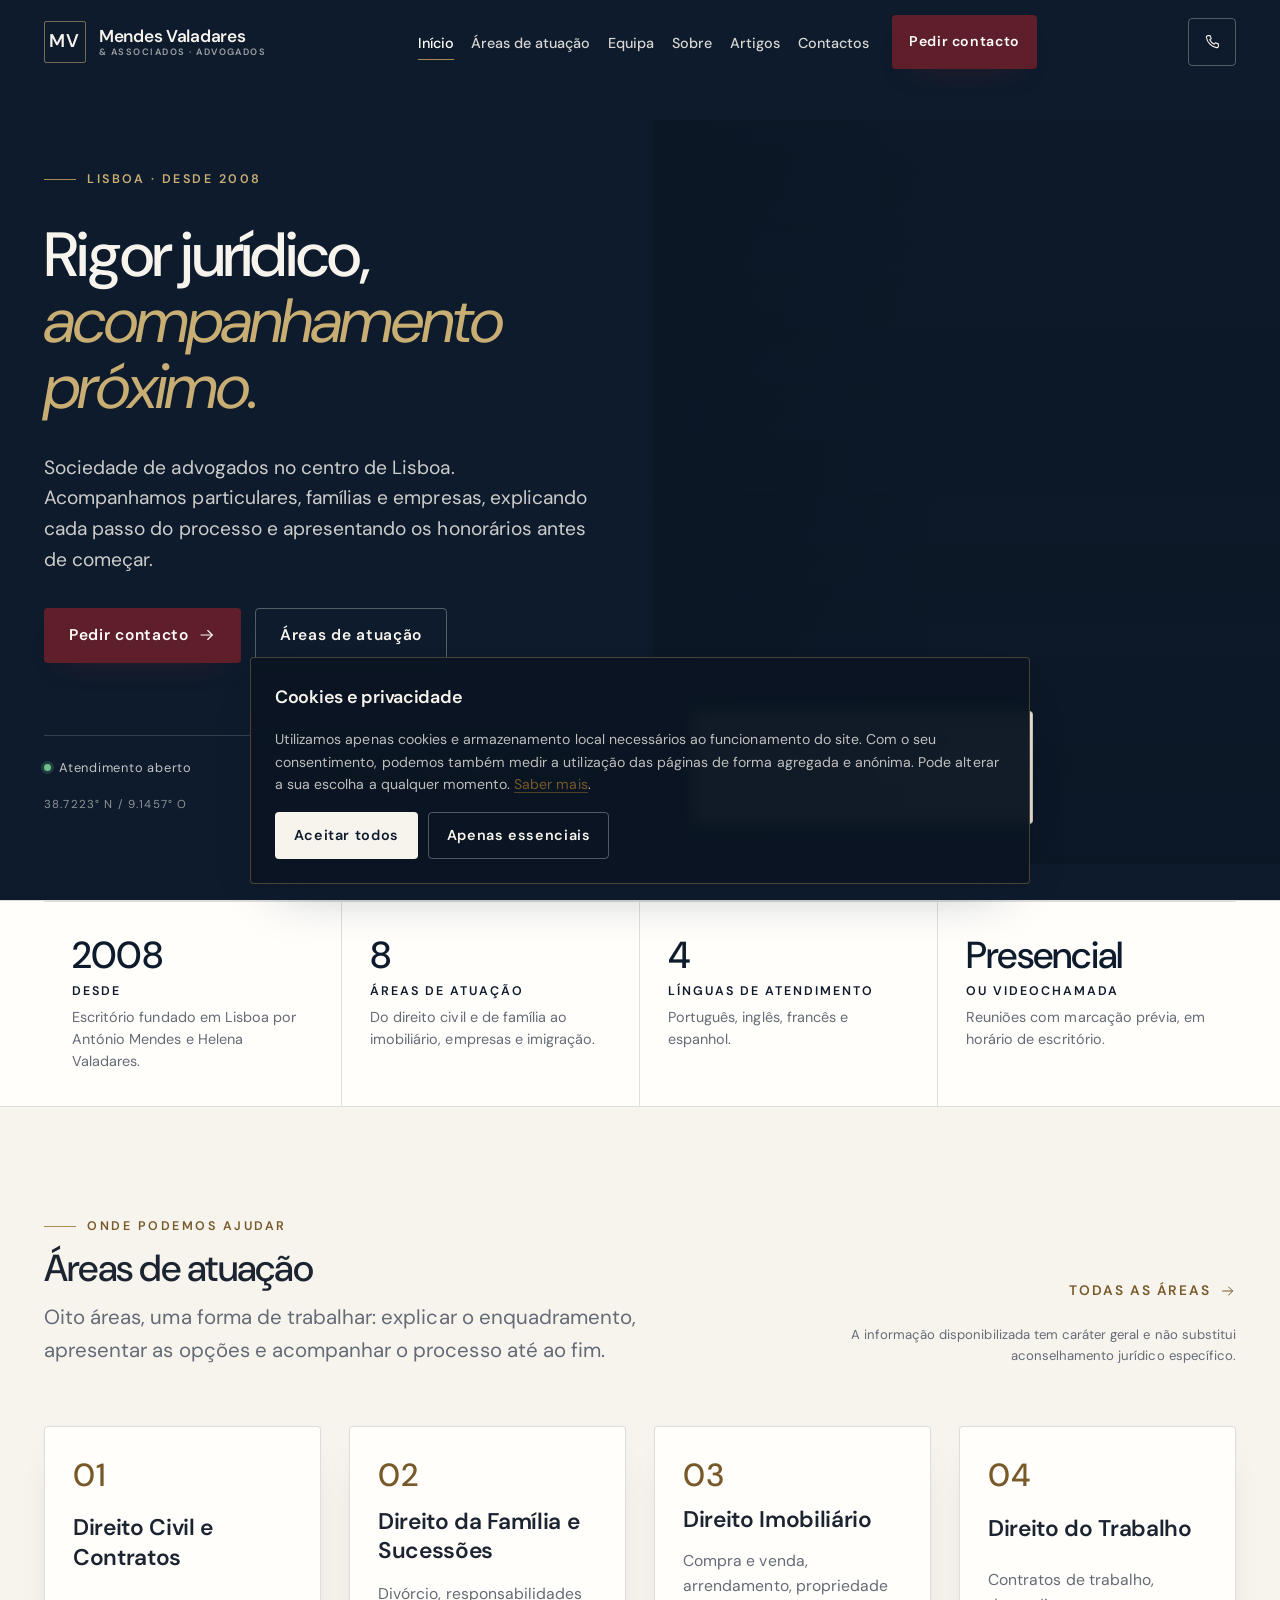
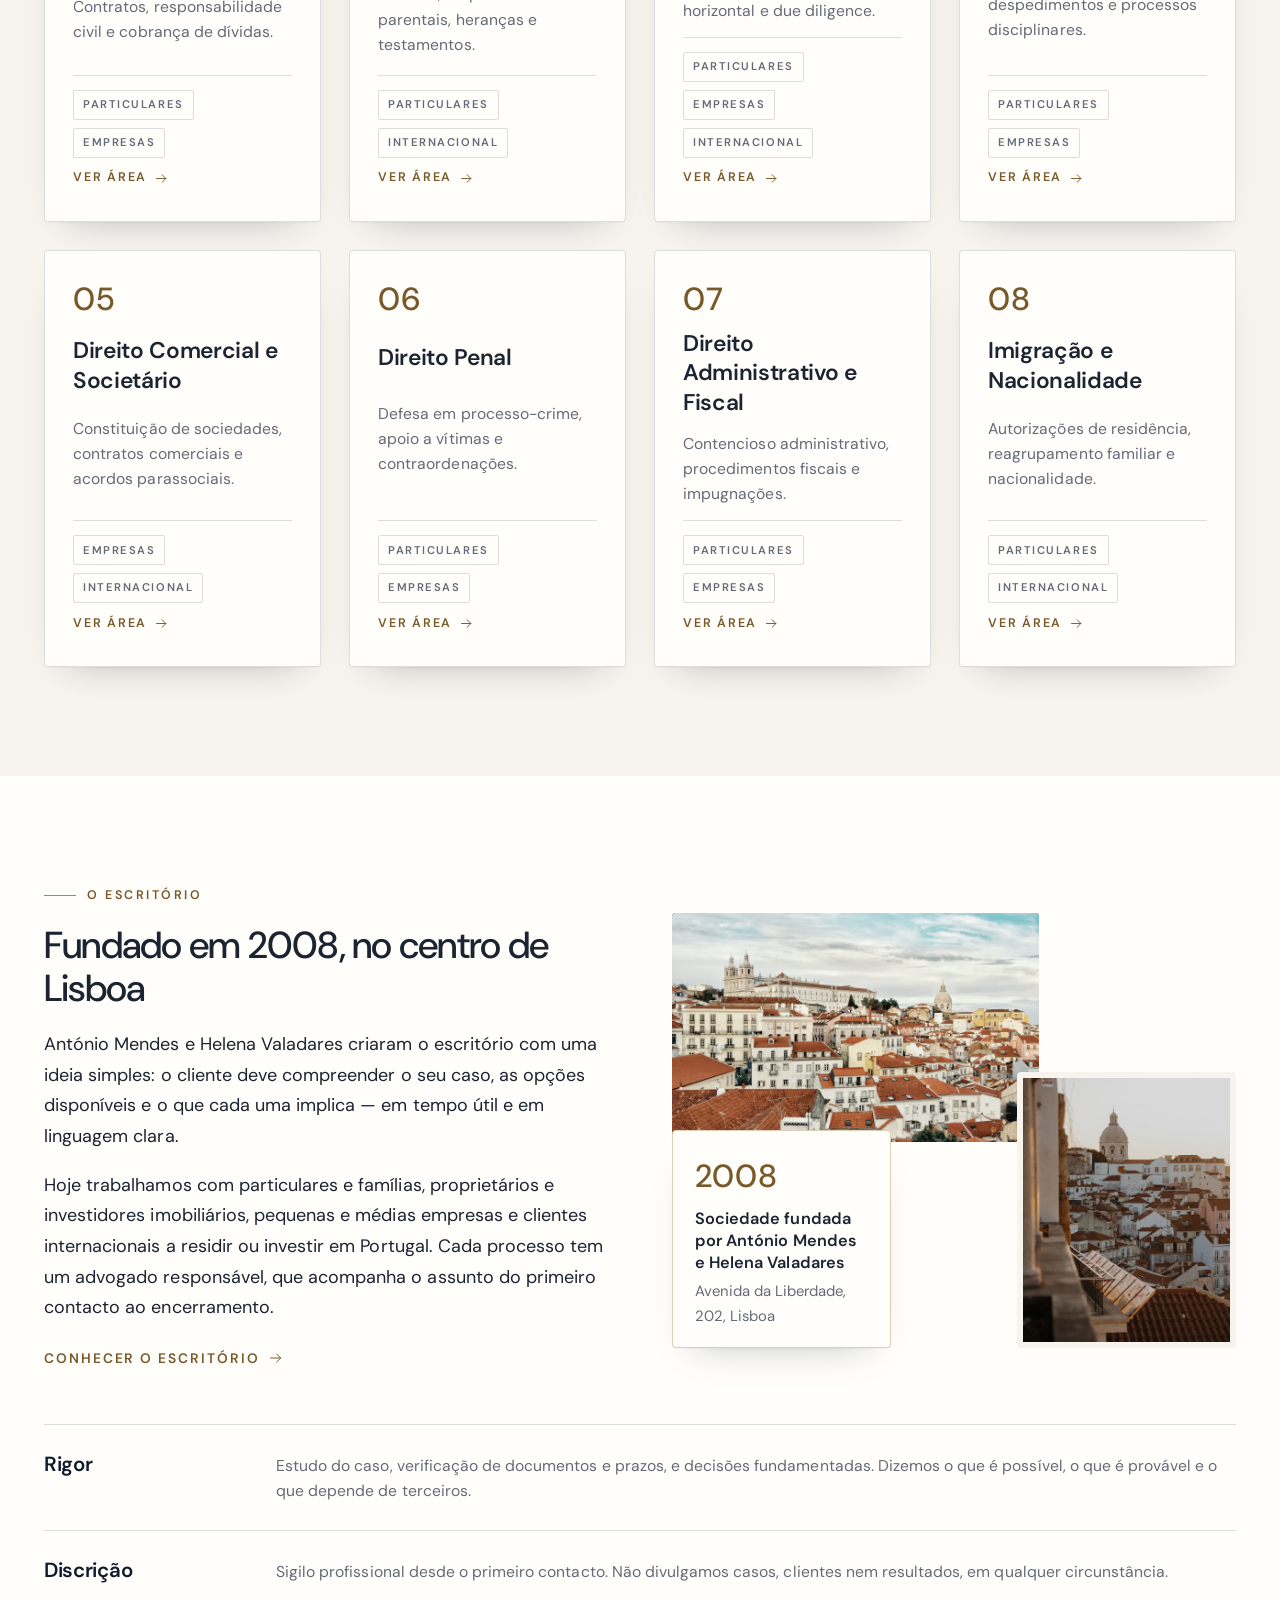
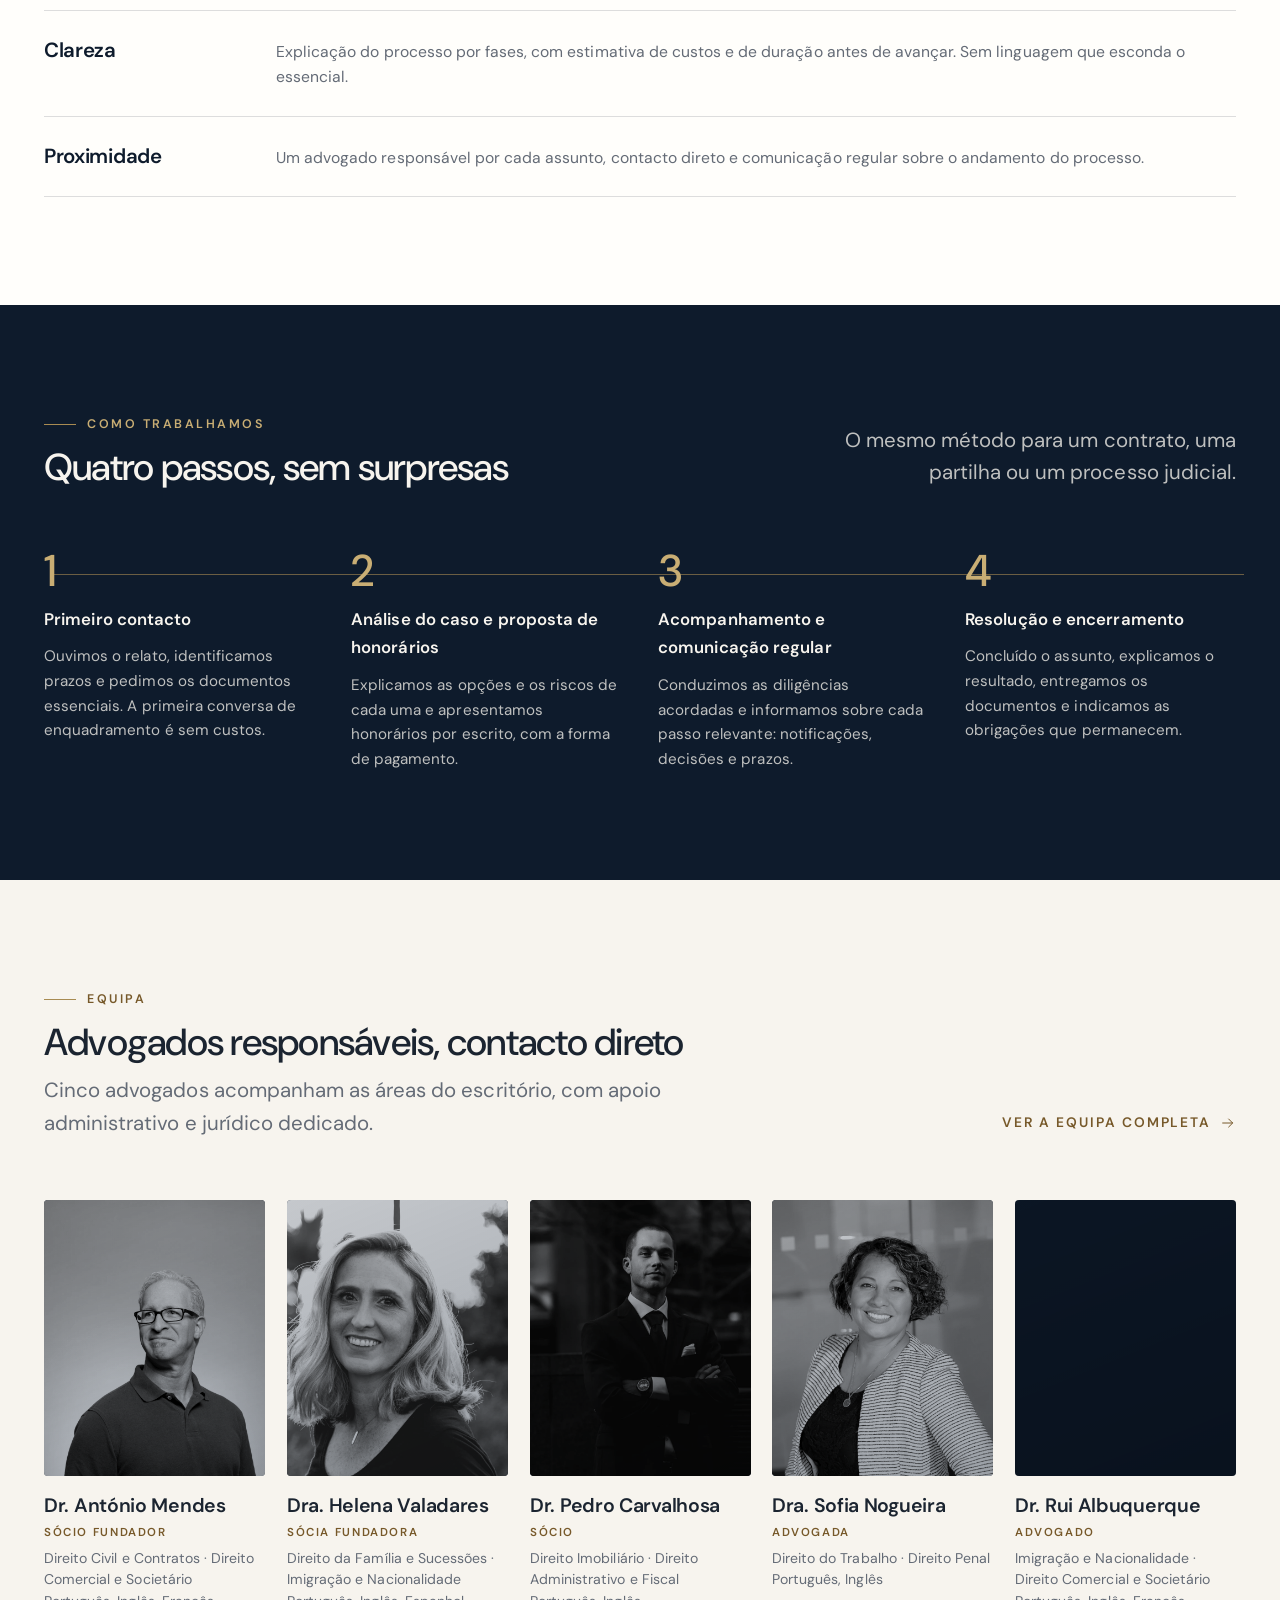
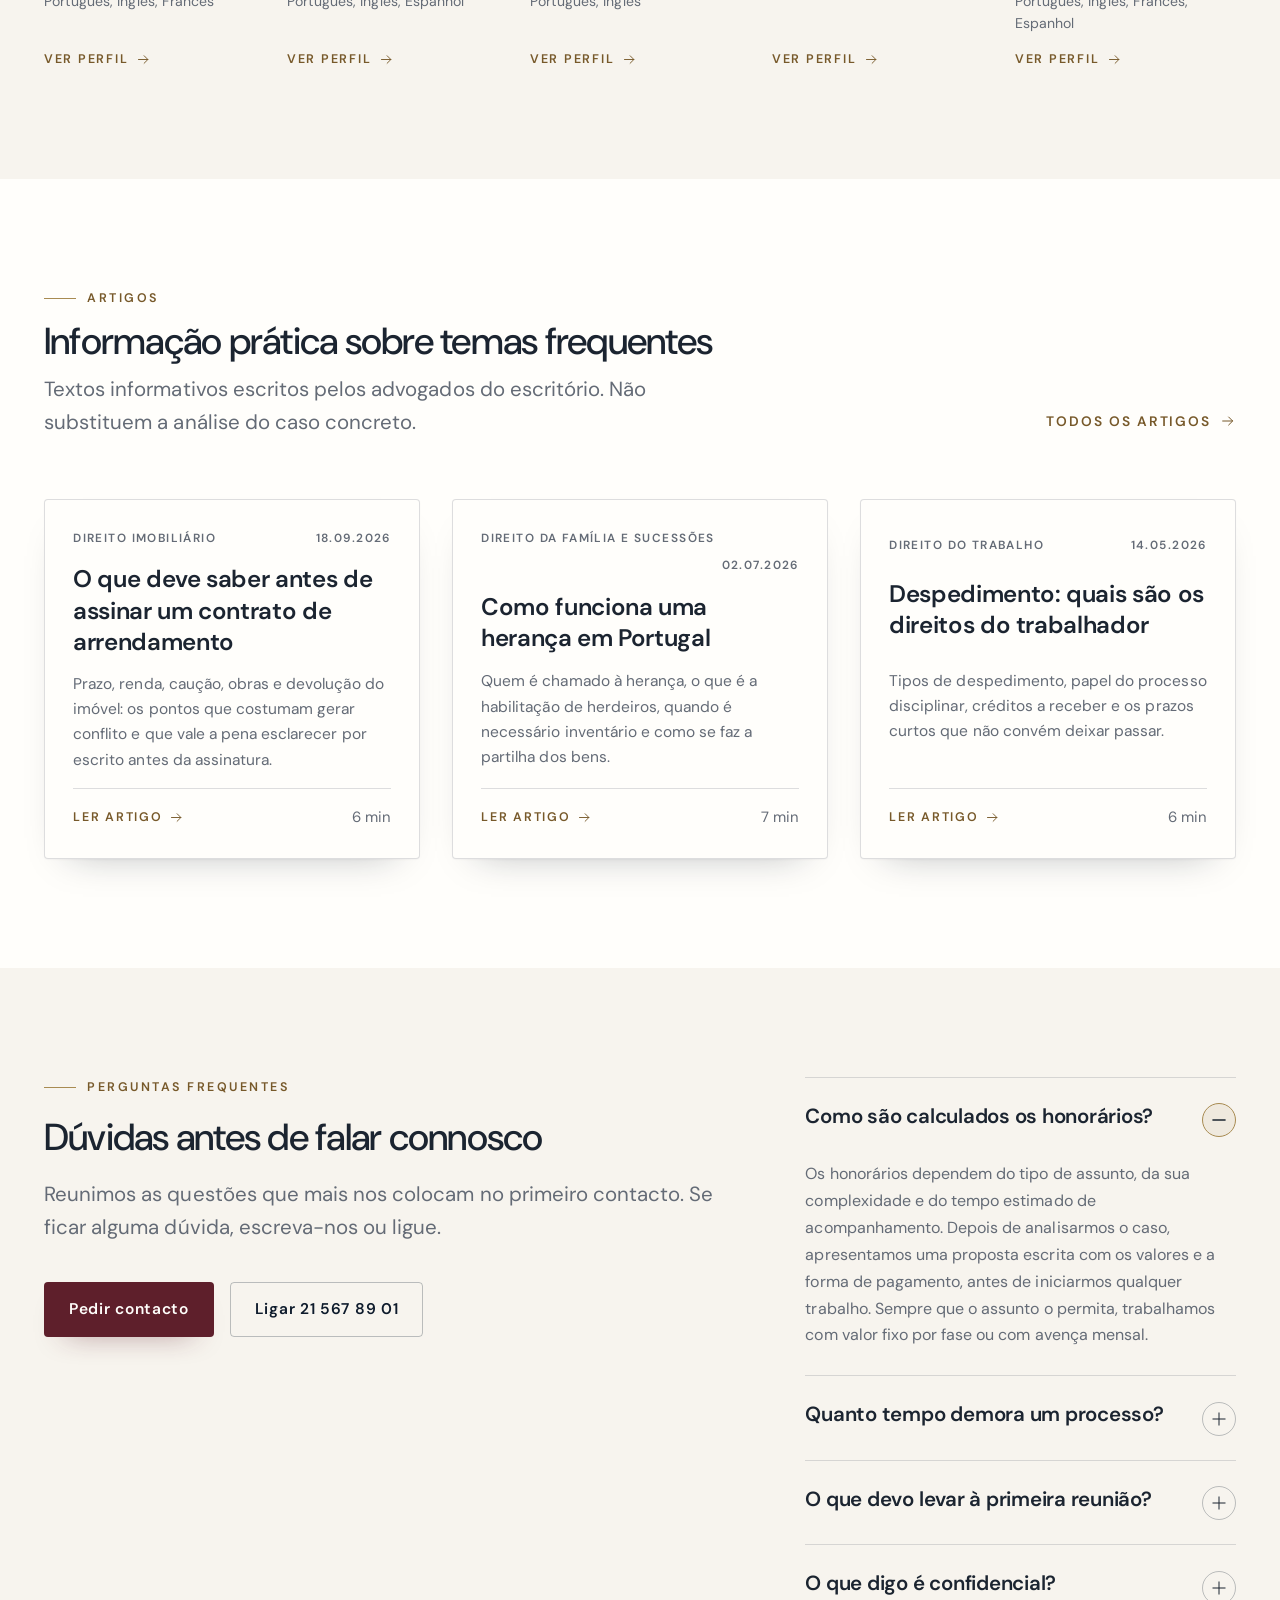
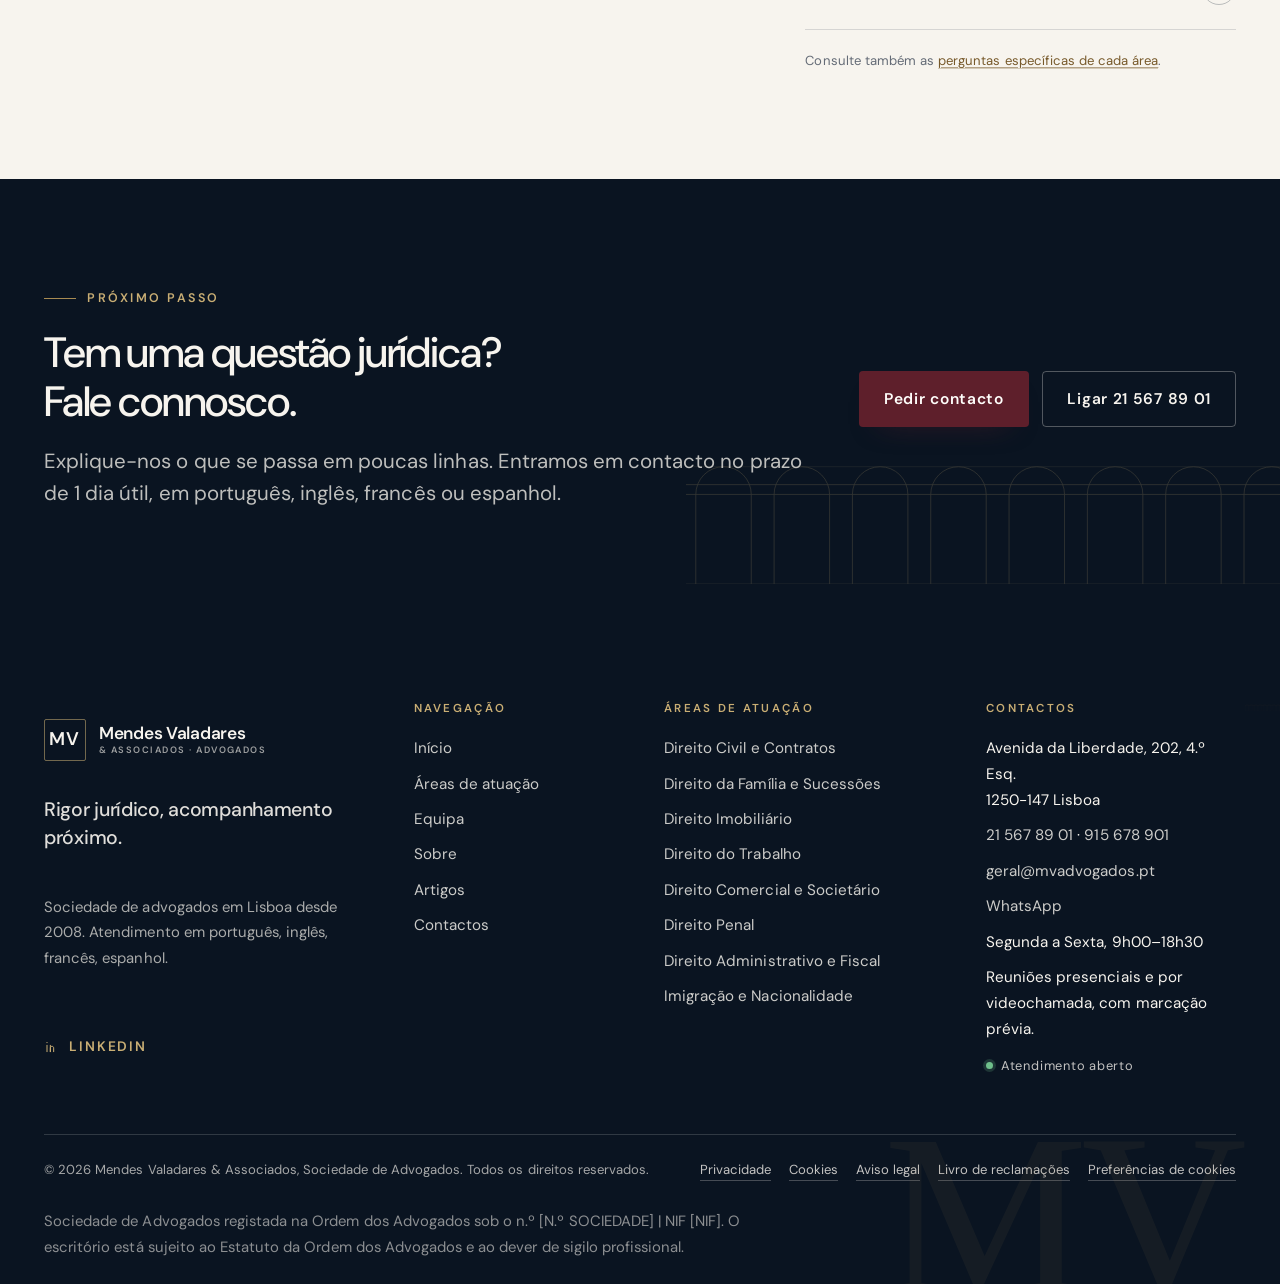
<file: index.html>
<!DOCTYPE html>
<html lang="pt-PT">
<head>
  <meta charset="utf-8">
  <meta name="viewport" content="width=device-width, initial-scale=1">
  <title>Mendes Valadares &amp; Associados — Advogados em Lisboa desde 2008</title>
  <meta name="description" content="Sociedade de advogados em Lisboa, na Avenida da Liberdade. Acompanhamento próximo em oito áreas do Direito, com reuniões presenciais ou por videochamada.">
  <link rel="canonical" href="https://mendes-valadares.vercel.app/">
  <meta name="theme-color" content="#0E1B2C">
  <meta name="author" content="Mendes Valadares &amp; Associados, Sociedade de Advogados">

  <!-- Open Graph / redes sociais -->
  <meta property="og:type" content="website">
  <meta property="og:locale" content="pt_PT">
  <meta property="og:site_name" content="Mendes Valadares &amp; Associados">
  <meta property="og:title" content="Mendes Valadares &amp; Associados — Advogados em Lisboa desde 2008">
  <meta property="og:description" content="Sociedade de advogados em Lisboa, na Avenida da Liberdade. Acompanhamento próximo em oito áreas do Direito, com reuniões presenciais ou por videochamada.">
  <meta property="og:url" content="https://mendes-valadares.vercel.app/">
  <meta property="og:image" content="https://mendes-valadares.vercel.app/images/og-image.jpg">
  <meta property="og:image:width" content="1200">
  <meta property="og:image:height" content="630">
  <meta property="og:image:alt" content="Vista sobre os telhados de Lisboa, com edifícios históricos ao fundo">
  <meta name="twitter:card" content="summary_large_image">
  <meta name="twitter:title" content="Mendes Valadares &amp; Associados — Advogados em Lisboa desde 2008">
  <meta name="twitter:description" content="Sociedade de advogados em Lisboa, na Avenida da Liberdade. Acompanhamento próximo em oito áreas do Direito, com reuniões presenciais ou por videochamada.">

  <!-- Ícones e tipografia -->
  <link rel="icon" href="images/favicon.svg" type="image/svg+xml">
  <link rel="apple-touch-icon" href="images/apple-touch-icon.png">
  <link rel="preload" href="fonts/dm-sans-latin.woff2" as="font" type="font/woff2" crossorigin>
  <link rel="preload" href="fonts/dm-sans-italic-latin.woff2" as="font" type="font/woff2" crossorigin>
  <link rel="stylesheet" href="css/fonts.css">
  <link rel="stylesheet" href="css/style.css">

  <!-- Imagem principal: pré-carregamento para melhorar o LCP -->
  <link rel="preload" as="image" href="images/hero-azulejo.webp" media="(min-width: 900px)">
  <link rel="preload" as="image" href="images/hero-azulejo-sm.webp" media="(max-width: 899px)">

  <script>document.documentElement.classList.add('js');</script>

  <!-- Dados estruturados: serviço jurídico local -->
  <script type="application/ld+json">
  {
    "@context": "https://schema.org",
    "@type": "LegalService",
    "@id": "https://mendes-valadares.vercel.app/#escritorio",
    "name": "Mendes Valadares & Associados, Sociedade de Advogados",
    "alternateName": "MV & Associados",
    "description": "Sociedade de advogados em Lisboa. Acompanhamento em Direito Civil e Contratos, Família e Sucessões, Imobiliário, Trabalho, Comercial e Societário, Penal, Administrativo e Fiscal, e Imigração e Nacionalidade.",
    "url": "https://mendes-valadares.vercel.app/",
    "image": "https://mendes-valadares.vercel.app/images/og-image.jpg",
    "telephone": "+351215678901",
    "email": "geral@mvadvogados.pt",
    "foundingDate": "2008",
    "priceRange": "Sob consulta",
    "currenciesAccepted": "EUR",
    "address": {
      "@type": "PostalAddress",
      "streetAddress": "Avenida da Liberdade, 202, 4.º Esq.",
      "postalCode": "1250-147",
      "addressLocality": "Lisboa",
      "addressCountry": "PT"
    },
    "geo": { "@type": "GeoCoordinates", "latitude": 38.7223, "longitude": -9.1457 },
    "openingHoursSpecification": [
      {
        "@type": "OpeningHoursSpecification",
        "dayOfWeek": ["Monday", "Tuesday", "Wednesday", "Thursday", "Friday"],
        "opens": "09:00",
        "closes": "18:30"
      }
    ],
    "areaServed": [
      { "@type": "AdministrativeArea", "name": "Lisboa" },
      { "@type": "Country", "name": "Portugal" }
    ],
    "availableLanguage": ["pt", "en", "fr", "es"],
    "knowsAbout": [
      "Direito Civil e Contratos",
      "Direito da Família e Sucessões",
      "Direito Imobiliário",
      "Direito do Trabalho",
      "Direito Comercial e Societário",
      "Direito Penal",
      "Direito Administrativo e Fiscal",
      "Imigração e Nacionalidade"
    ],
    "sameAs": ["https://www.linkedin.com/company/mendes-valadares-associados"]
  }
  </script>
  <script type="application/ld+json">
  {
    "@context": "https://schema.org",
    "@type": "WebSite",
    "name": "Mendes Valadares & Associados",
    "url": "https://mendes-valadares.vercel.app/",
    "inLanguage": "pt-PT"
  }
  </script>
</head>
<body data-page="home" data-header="transparent">
  <div id="site-header"></div>

  <main id="conteudo" tabindex="-1">
    <!-- 1. HERÓI -->
    <section class="hero" id="inicio" aria-labelledby="hero-title">
      <div class="hero__grid">
        <div class="hero__content">
          <p class="eyebrow">Lisboa · Desde 2008</p>
          <h1 class="hero__title" id="hero-title">Rigor jurídico,<br><em>acompanhamento próximo.</em></h1>
          <p class="hero__text">Sociedade de advogados no centro de Lisboa. Acompanhamos particulares, famílias e empresas, explicando cada passo do processo e apresentando os honorários antes de começar.</p>
          <div class="hero__actions">
            <a class="btn btn--primary" href="contactos.html">Pedir contacto
              <svg width="18" height="18" viewBox="0 0 24 24" fill="none" stroke="currentColor" stroke-width="1.5" stroke-linecap="round" stroke-linejoin="round" aria-hidden="true"><path d="M4 12h15"/><path d="M13 6l6 6-6 6"/></svg>
            </a>
            <a class="btn btn--ghost" href="areas-de-atuacao.html">Áreas de atuação</a>
          </div>
          <div class="hero__foot">
            <span class="status" data-open-status data-open="false">
              <span class="status__dot" aria-hidden="true"></span>
              <span class="status__text">Atendimento</span>
              <span class="visually-hidden status__full"></span>
            </span>
            <span>Português · Inglês · Francês · Espanhol</span>
            <span class="hero__coords">38.7223° N / 9.1457° O</span>
          </div>
        </div>
        <div class="hero__media">
          <!-- Imagem provisória (Unsplash). Substituir por fotografia própria de fachada lisboeta, 4:5, 1100×1300 px. -->
          <picture>
            <source media="(max-width: 899px)" srcset="images/hero-azulejo-sm.webp">
            <img src="images/hero-azulejo.webp" width="1100" height="1300" fetchpriority="high" decoding="async"
              alt="Fachada de um edifício de Lisboa revestida a azulejos azuis e brancos, com janelas em arco e edifícios de tons claros ao lado.">
          </picture>
          <div class="hero__plaque">
            <strong>Avenida da Liberdade, 202</strong>
            <span>4.º Esq. · 1250-147 Lisboa</span>
            <span>Segunda a sexta, 9h00–18h30</span>
          </div>
        </div>
      </div>
    </section>

    <!-- 2. FAIXA DE CREDIBILIDADE -->
    <section class="band" aria-label="Factos sobre o escritório">
      <div class="container">
        <div class="facts">
          <div class="fact">
            <p class="fact__value"><span data-count="2008">2008</span></p>
            <p class="fact__label">Desde</p>
            <p class="fact__note">Escritório fundado em Lisboa por António Mendes e Helena Valadares.</p>
          </div>
          <div class="fact">
            <p class="fact__value"><span data-count="8">8</span></p>
            <p class="fact__label">Áreas de atuação</p>
            <p class="fact__note">Do direito civil e de família ao imobiliário, empresas e imigração.</p>
          </div>
          <div class="fact">
            <p class="fact__value"><span data-count="4">4</span></p>
            <p class="fact__label">Línguas de atendimento</p>
            <p class="fact__note">Português, inglês, francês e espanhol.</p>
          </div>
          <div class="fact">
            <p class="fact__value"><span>Presencial</span></p>
            <p class="fact__label">ou videochamada</p>
            <p class="fact__note">Reuniões com marcação prévia, em horário de escritório.</p>
          </div>
        </div>
      </div>
    </section>

    <!-- 3. ÁREAS DE ATUAÇÃO -->
    <section class="section" id="areas" aria-labelledby="areas-title">
      <div class="container">
        <div class="section-head section-head--split">
          <div class="stack-s">
            <p class="eyebrow">Onde podemos ajudar</p>
            <h2 class="title-l" id="areas-title">Áreas de atuação</h2>
            <p class="lead">Oito áreas, uma forma de trabalhar: explicar o enquadramento, apresentar as opções e acompanhar o processo até ao fim.</p>
          </div>
          <div class="section-head__aside">
            <a class="link-arrow" href="areas-de-atuacao.html">Todas as áreas
              <svg width="16" height="16" viewBox="0 0 24 24" fill="none" stroke="currentColor" stroke-width="1.5" stroke-linecap="round" stroke-linejoin="round" aria-hidden="true"><path d="M4 12h15"/><path d="M13 6l6 6-6 6"/></svg>
            </a>
            <p class="content-note">A informação disponibilizada tem caráter geral e não substitui aconselhamento jurídico específico.</p>
          </div>
        </div>
        <!-- Cartões gerados a partir de js/data.js (AREAS) -->
        <div class="grid grid--4" data-stagger data-home-areas></div>
      </div>
    </section>

    <!-- 4. SOBRE O ESCRITÓRIO -->
    <section class="section section--warm" id="sobre" aria-labelledby="sobre-title">
      <div class="container">
        <div class="grid grid--2" style="align-items: center; gap: clamp(2rem, 5vw, 4rem)">
          <div class="stack-m">
            <p class="eyebrow">O escritório</p>
            <h2 class="title-l" id="sobre-title">Fundado em 2008, no centro de Lisboa</h2>
            <p>António Mendes e Helena Valadares criaram o escritório com uma ideia simples: o cliente deve compreender o seu caso, as opções disponíveis e o que cada uma implica — em tempo útil e em linguagem clara.</p>
            <p>Hoje trabalhamos com particulares e famílias, proprietários e investidores imobiliários, pequenas e médias empresas e clientes internacionais a residir ou investir em Portugal. Cada processo tem um advogado responsável, que acompanha o assunto do primeiro contacto ao encerramento.</p>
            <a class="link-arrow" href="sobre.html">Conhecer o escritório
              <svg width="16" height="16" viewBox="0 0 24 24" fill="none" stroke="currentColor" stroke-width="1.5" stroke-linecap="round" stroke-linejoin="round" aria-hidden="true"><path d="M4 12h15"/><path d="M13 6l6 6-6 6"/></svg>
            </a>
          </div>
          <div class="asymmetric reveal">
            <div class="asymmetric__main">
              <!-- Imagem provisória (Unsplash). Substituir por fotografia do escritório, 3:4. -->
              <img src="images/lisbon-panorama.webp" width="1600" height="1000" loading="lazy" decoding="async"
                alt="Vista sobre os telhados e edifícios históricos de Lisboa, com a igreja de São Vicente de Fora ao fundo.">
            </div>
            <div class="asymmetric__inset">
              <!-- Imagem provisória (Unsplash). Substituir por pormenor arquitetónico do escritório, 4:5. -->
              <img src="images/lisbon-rooftops.webp" width="900" height="1150" loading="lazy" decoding="async"
                alt="Pormenor de telhados de Lisboa ao fim do dia, com uma cúpula branca em segundo plano.">
            </div>
            <div class="asymmetric__badge">
              <span class="num">2008</span>
              <p class="title-s">Sociedade fundada por António Mendes e Helena Valadares</p>
              <p class="text-small text-stone">Avenida da Liberdade, 202, Lisboa</p>
            </div>
          </div>
        </div>

        <div class="values mt-l" data-stagger>
          <div class="value-row reveal">
            <p class="value-row__title">Rigor</p>
            <p class="value-row__text">Estudo do caso, verificação de documentos e prazos, e decisões fundamentadas. Dizemos o que é possível, o que é provável e o que depende de terceiros.</p>
          </div>
          <div class="value-row reveal">
            <p class="value-row__title">Discrição</p>
            <p class="value-row__text">Sigilo profissional desde o primeiro contacto. Não divulgamos casos, clientes nem resultados, em qualquer circunstância.</p>
          </div>
          <div class="value-row reveal">
            <p class="value-row__title">Clareza</p>
            <p class="value-row__text">Explicação do processo por fases, com estimativa de custos e de duração antes de avançar. Sem linguagem que esconda o essencial.</p>
          </div>
          <div class="value-row reveal">
            <p class="value-row__title">Proximidade</p>
            <p class="value-row__text">Um advogado responsável por cada assunto, contacto direto e comunicação regular sobre o andamento do processo.</p>
          </div>
        </div>
      </div>
    </section>

    <!-- 5. COMO TRABALHAMOS -->
    <section class="section section--dark" id="passos" aria-labelledby="passos-title">
      <div class="container">
        <div class="section-head section-head--split">
          <div class="stack-s">
            <p class="eyebrow">Como trabalhamos</p>
            <h2 class="title-l" id="passos-title">Quatro passos, sem surpresas</h2>
          </div>
          <div class="section-head__aside">
            <p class="lead">O mesmo método para um contrato, uma partilha ou um processo judicial.</p>
          </div>
        </div>
        <div class="steps">
          <span class="rule-draw steps__rule" aria-hidden="true"></span>
          <div class="step reveal">
            <p class="step__num">1</p>
            <p class="step__title">Primeiro contacto</p>
            <p class="step__text">Ouvimos o relato, identificamos prazos e pedimos os documentos essenciais. A primeira conversa de enquadramento é sem custos.</p>
          </div>
          <div class="step reveal">
            <p class="step__num">2</p>
            <p class="step__title">Análise do caso e proposta de honorários</p>
            <p class="step__text">Explicamos as opções e os riscos de cada uma e apresentamos honorários por escrito, com a forma de pagamento.</p>
          </div>
          <div class="step reveal">
            <p class="step__num">3</p>
            <p class="step__title">Acompanhamento e comunicação regular</p>
            <p class="step__text">Conduzimos as diligências acordadas e informamos sobre cada passo relevante: notificações, decisões e prazos.</p>
          </div>
          <div class="step reveal">
            <p class="step__num">4</p>
            <p class="step__title">Resolução e encerramento</p>
            <p class="step__text">Concluído o assunto, explicamos o resultado, entregamos os documentos e indicamos as obrigações que permanecem.</p>
          </div>
        </div>
      </div>
    </section>

    <!-- 6. EQUIPA -->
    <section class="section" id="equipa" aria-labelledby="equipa-title">
      <div class="container">
        <div class="section-head section-head--split">
          <div class="stack-s">
            <p class="eyebrow">Equipa</p>
            <h2 class="title-l" id="equipa-title">Advogados responsáveis, contacto direto</h2>
            <p class="lead">Cinco advogados acompanham as áreas do escritório, com apoio administrativo e jurídico dedicado.</p>
          </div>
          <div class="section-head__aside">
            <a class="link-arrow" href="equipa.html">Ver a equipa completa
              <svg width="16" height="16" viewBox="0 0 24 24" fill="none" stroke="currentColor" stroke-width="1.5" stroke-linecap="round" stroke-linejoin="round" aria-hidden="true"><path d="M4 12h15"/><path d="M13 6l6 6-6 6"/></svg>
            </a>
          </div>
        </div>
        <!-- Cartões gerados a partir de js/data.js (TEAM) -->
        <div class="team-grid team-grid--home" data-stagger data-home-team></div>
      </div>
    </section>

    <!-- 7. ARTIGOS -->
    <section class="section section--warm" id="artigos" aria-labelledby="artigos-title">
      <div class="container">
        <div class="section-head section-head--split">
          <div class="stack-s">
            <p class="eyebrow">Artigos</p>
            <h2 class="title-l" id="artigos-title">Informação prática sobre temas frequentes</h2>
            <p class="lead">Textos informativos escritos pelos advogados do escritório. Não substituem a análise do caso concreto.</p>
          </div>
          <div class="section-head__aside">
            <a class="link-arrow" href="artigos.html">Todos os artigos
              <svg width="16" height="16" viewBox="0 0 24 24" fill="none" stroke="currentColor" stroke-width="1.5" stroke-linecap="round" stroke-linejoin="round" aria-hidden="true"><path d="M4 12h15"/><path d="M13 6l6 6-6 6"/></svg>
            </a>
          </div>
        </div>
        <!-- Cartões gerados a partir de js/data.js (ARTICLES) -->
        <div class="article-list" data-stagger data-home-articles></div>
      </div>
    </section>

    <!-- 8. FAQ -->
    <section class="section" id="faq" aria-labelledby="faq-title">
      <div class="container">
        <div class="layout-split">
          <div class="stack-m">
            <p class="eyebrow">Perguntas frequentes</p>
            <h2 class="title-l" id="faq-title">Dúvidas antes de falar connosco</h2>
            <p class="lead">Reunimos as questões que mais nos colocam no primeiro contacto. Se ficar alguma dúvida, escreva-nos ou ligue.</p>
            <div class="cluster mt-m">
              <a class="btn btn--primary" href="contactos.html">Pedir contacto</a>
              <a class="btn btn--ghost" href="tel:+351215678901">Ligar 21 567 89 01</a>
            </div>
          </div>
          <div>
            <!-- Acordeão gerado a partir de js/data.js (FAQ) -->
            <div data-home-faq></div>
            <p class="content-note mt-m">Consulte também as <a class="link-line" href="areas-de-atuacao.html">perguntas específicas de cada área</a>.</p>
          </div>
        </div>
      </div>
    </section>

    <!-- 9. CHAMADA FINAL -->
    <section class="section section--navy-deep cta-band" id="contacto-cta" aria-labelledby="cta-title">
      <div class="ornament ornament--cta" data-ornament="arches" aria-hidden="true"></div>
      <div class="container cta-band__inner">
        <div class="stack-m">
          <p class="eyebrow">Próximo passo</p>
          <h2 class="cta-band__title" id="cta-title">Tem uma questão jurídica?<br>Fale connosco.</h2>
          <p class="lead">Explique-nos o que se passa em poucas linhas. Entramos em contacto no prazo de 1 dia útil, em português, inglês, francês ou espanhol.</p>
        </div>
        <div class="cta-band__actions">
          <a class="btn btn--primary" href="contactos.html">Pedir contacto</a>
          <a class="btn btn--ghost" href="tel:+351215678901">Ligar 21 567 89 01</a>
        </div>
      </div>
    </section>
  </main>

  <div id="site-footer"></div>
  <script type="module" src="js/main.js"></script>
</body>
</html>
</file>
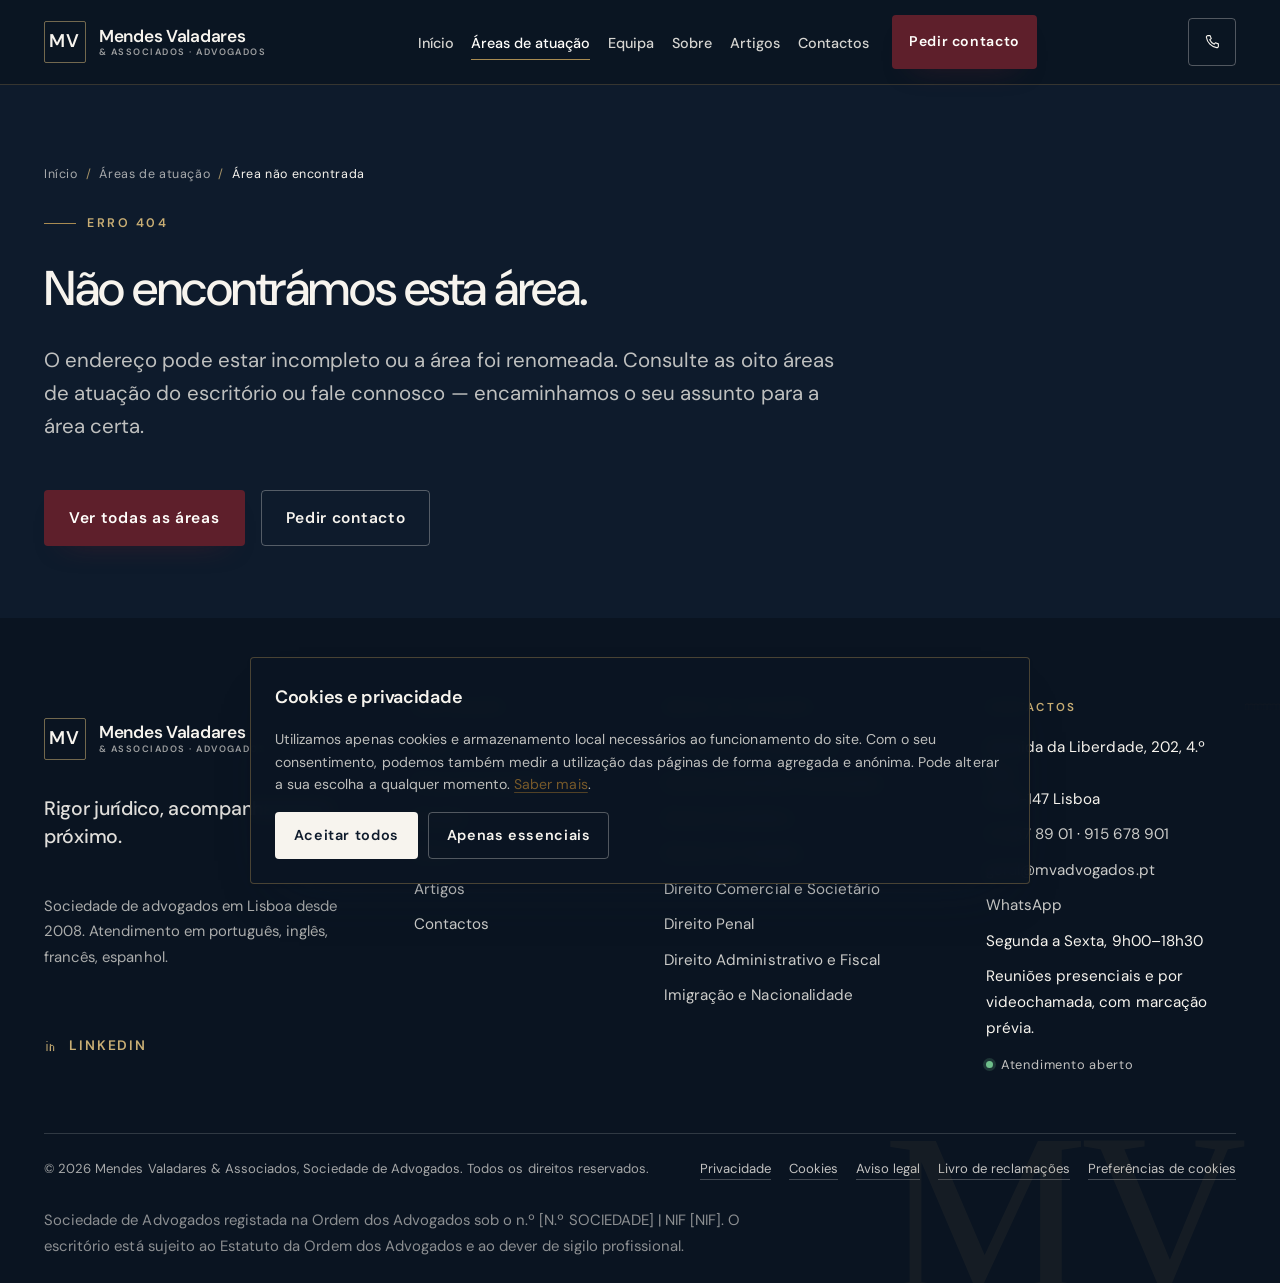
<file: area.html>
<!DOCTYPE html>
<html lang="pt-PT">
<head>
  <meta charset="utf-8">
  <meta name="viewport" content="width=device-width, initial-scale=1">
  <title>Área de atuação | Mendes Valadares</title>
  <meta name="description" content="Situações que tratamos, forma de acompanhamento, advogados responsáveis e perguntas frequentes. Escritório de advogados em Lisboa.">
  <link rel="canonical" href="https://mendes-valadares.vercel.app/areas-de-atuacao.html">
  <meta name="robots" content="index, follow">
  <meta name="theme-color" content="#0E1B2C">
  <meta name="author" content="Mendes Valadares &amp; Associados, Sociedade de Advogados">

  <!-- Open Graph / redes sociais -->
  <meta property="og:type" content="article">
  <meta property="og:locale" content="pt_PT">
  <meta property="og:site_name" content="Mendes Valadares &amp; Associados">
  <meta property="og:title" content="Área de atuação | Mendes Valadares">
  <meta property="og:description" content="Situações que tratamos, forma de acompanhamento, advogados responsáveis e perguntas frequentes. Escritório de advogados em Lisboa.">
  <meta property="og:url" content="https://mendes-valadares.vercel.app/area.html">
  <meta property="og:image" content="https://mendes-valadares.vercel.app/images/og-image.jpg">
  <meta property="og:image:width" content="1200">
  <meta property="og:image:height" content="630">
  <meta property="og:image:alt" content="Vista sobre os telhados de Lisboa, com edifícios históricos ao fundo">
  <meta name="twitter:card" content="summary_large_image">
  <meta name="twitter:title" content="Área de atuação | Mendes Valadares">
  <meta name="twitter:description" content="Situações que tratamos, forma de acompanhamento, advogados responsáveis e perguntas frequentes. Escritório de advogados em Lisboa.">

  <!-- Ícones e tipografia -->
  <link rel="icon" href="images/favicon.svg" type="image/svg+xml">
  <link rel="apple-touch-icon" href="images/apple-touch-icon.png">
  <link rel="preload" href="fonts/dm-sans-latin.woff2" as="font" type="font/woff2" crossorigin>
  <link rel="preload" href="fonts/dm-sans-italic-latin.woff2" as="font" type="font/woff2" crossorigin>
  <link rel="stylesheet" href="css/fonts.css">
  <link rel="stylesheet" href="css/style.css">

  <script>document.documentElement.classList.add('js');</script>
  <!-- Os dados estruturados desta área (migalhas, serviço e FAQ) são acrescentados por js/areas.js -->
</head>
<body data-page="areas" data-area-page>
  <div id="site-header"></div>

  <main id="conteudo" tabindex="-1">
    <noscript>
      <div class="container page-block">
        <p class="lead">Para ver o detalhe desta área de atuação é necessário ter JavaScript ativo no navegador. Consulte a lista de <a class="link-line" href="areas-de-atuacao.html">áreas de atuação</a> ou ligue-nos para <a class="link-line" href="tel:+351215678901">21 567 89 01</a> — explicamos tudo por telefone.</p>
      </div>
    </noscript>

    <!-- HERÓI DA ÁREA (preenchido por js/areas.js) -->
    <section class="page-hero" data-area-hero aria-label="Apresentação da área de atuação"></section>

    <!-- CONTEÚDO E BARRA LATERAL (preenchidos por js/areas.js) -->
    <section class="section" data-area-body aria-label="Detalhe da área de atuação">
      <div class="container">
        <div class="layout-split">
          <div data-area-main></div>
          <aside class="sticky-aside" data-area-aside aria-label="Pedir contacto e outras áreas"></aside>
        </div>
      </div>
    </section>

    <!-- CHAMADA FINAL (preenchida por js/areas.js) -->
    <section class="section section--navy-deep cta-band" data-area-cta-band aria-label="Pedir contacto"></section>
  </main>

  <div id="site-footer"></div>
  <script type="module" src="js/areas.js"></script>
</body>
</html>
</file>
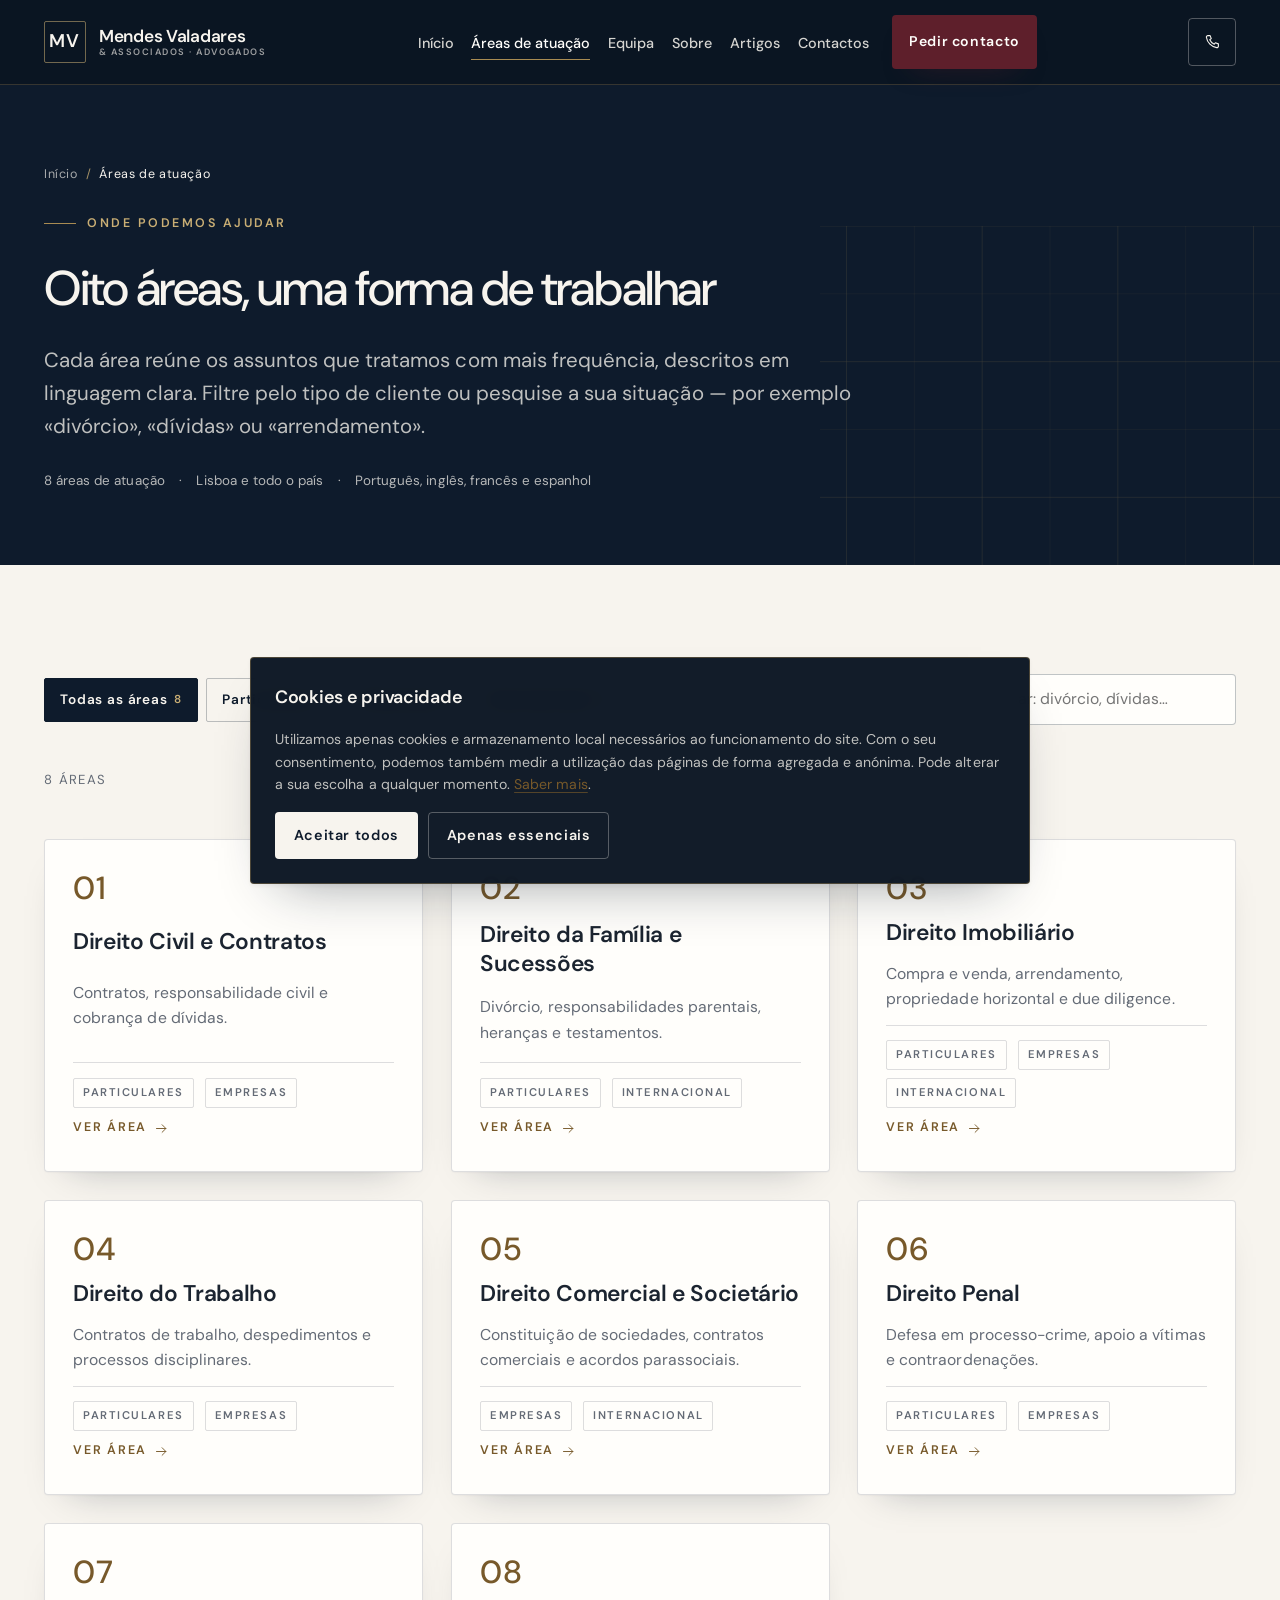
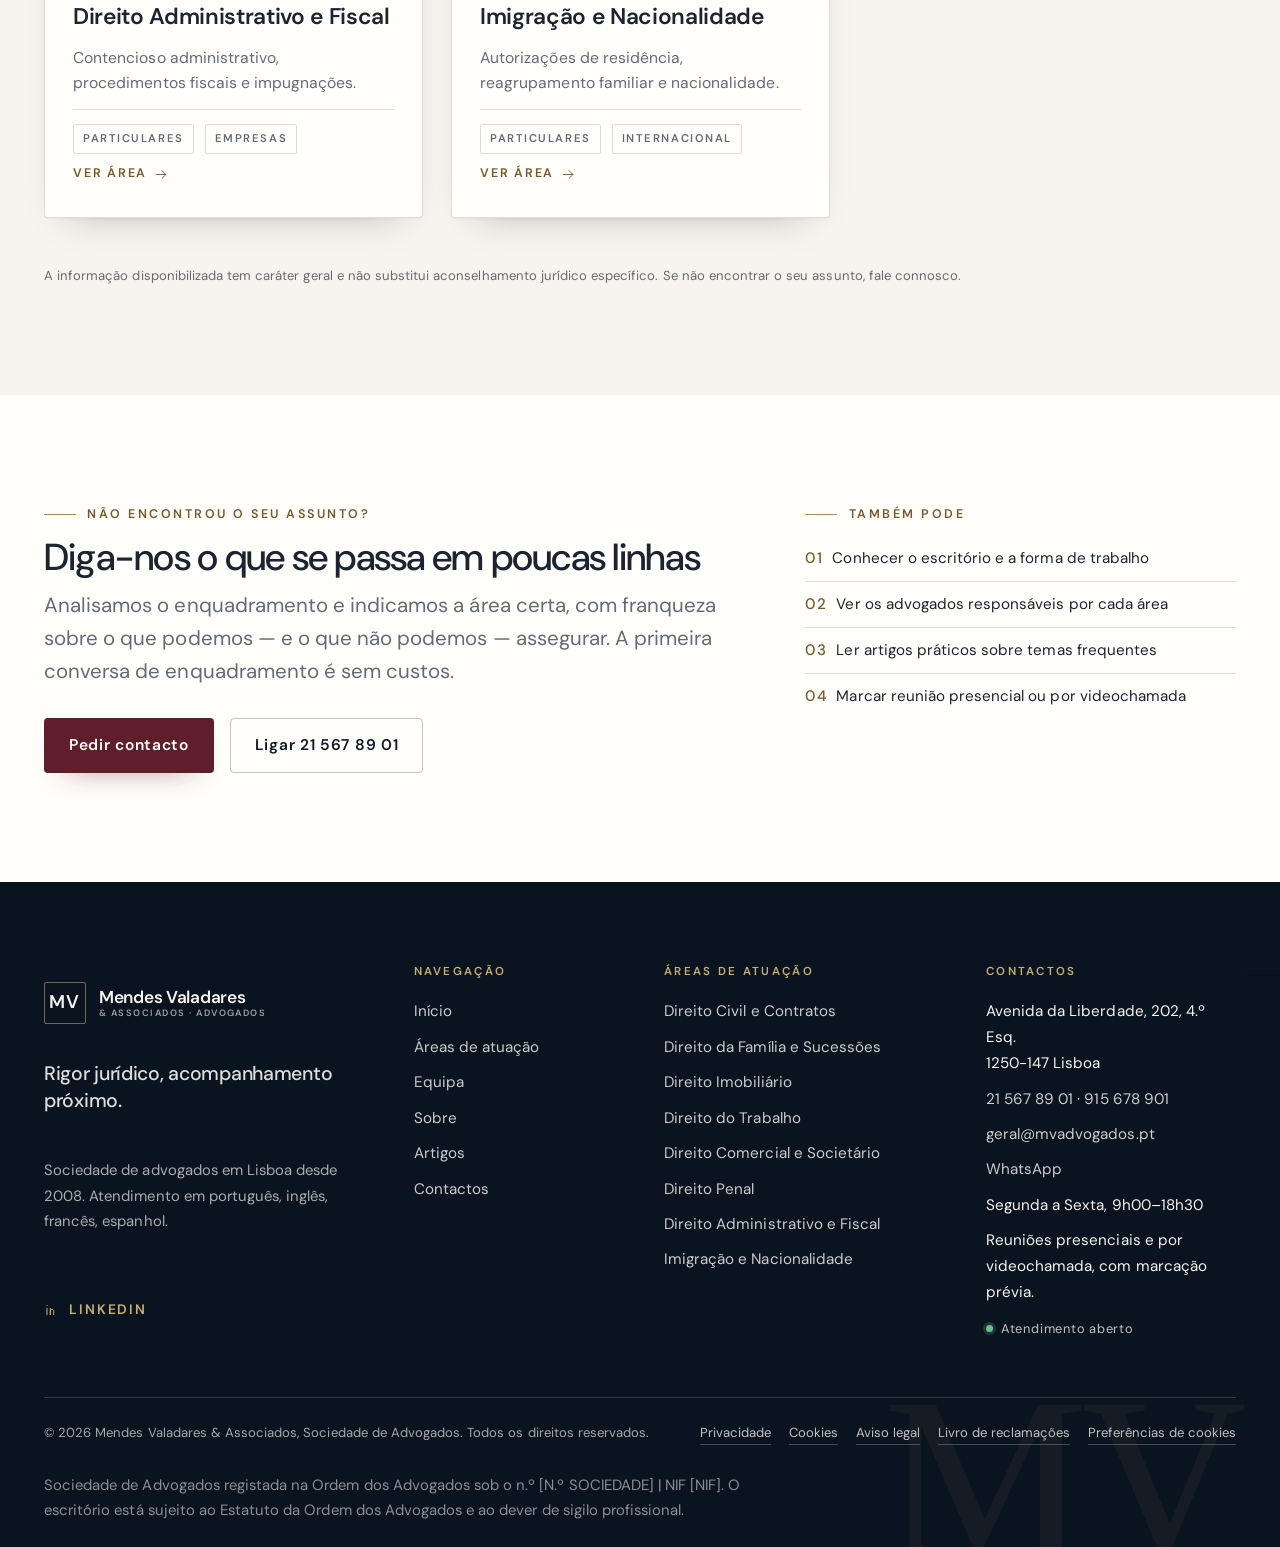
<file: areas-de-atuacao.html>
<!DOCTYPE html>
<html lang="pt-PT">
<head>
  <meta charset="utf-8">
  <meta name="viewport" content="width=device-width, initial-scale=1">
  <title>Áreas de atuação — Advogados em Lisboa | Mendes Valadares</title>
  <meta name="description" content="Oito áreas de atuação explicadas em linguagem clara: situações que tratamos, forma de trabalho e advogados responsáveis. Escritório em Lisboa.">
  <link rel="canonical" href="https://mendes-valadares.vercel.app/areas-de-atuacao.html">
  <meta name="theme-color" content="#0E1B2C">
  <meta name="author" content="Mendes Valadares &amp; Associados, Sociedade de Advogados">

  <!-- Open Graph / redes sociais -->
  <meta property="og:type" content="website">
  <meta property="og:locale" content="pt_PT">
  <meta property="og:site_name" content="Mendes Valadares &amp; Associados">
  <meta property="og:title" content="Áreas de atuação — Advogados em Lisboa | Mendes Valadares">
  <meta property="og:description" content="Oito áreas de atuação explicadas em linguagem clara: situações que tratamos, forma de trabalho e advogados responsáveis. Escritório em Lisboa.">
  <meta property="og:url" content="https://mendes-valadares.vercel.app/areas-de-atuacao.html">
  <meta property="og:image" content="https://mendes-valadares.vercel.app/images/og-image.jpg">
  <meta property="og:image:width" content="1200">
  <meta property="og:image:height" content="630">
  <meta property="og:image:alt" content="Vista sobre os telhados de Lisboa, com edifícios históricos ao fundo">
  <meta name="twitter:card" content="summary_large_image">
  <meta name="twitter:title" content="Áreas de atuação — Advogados em Lisboa | Mendes Valadares">
  <meta name="twitter:description" content="Oito áreas de atuação explicadas em linguagem clara: situações que tratamos, forma de trabalho e advogados responsáveis. Escritório em Lisboa.">

  <!-- Ícones e tipografia -->
  <link rel="icon" href="images/favicon.svg" type="image/svg+xml">
  <link rel="apple-touch-icon" href="images/apple-touch-icon.png">
  <link rel="preload" href="fonts/dm-sans-latin.woff2" as="font" type="font/woff2" crossorigin>
  <link rel="preload" href="fonts/dm-sans-italic-latin.woff2" as="font" type="font/woff2" crossorigin>
  <link rel="stylesheet" href="css/fonts.css">
  <link rel="stylesheet" href="css/style.css">

  <script>document.documentElement.classList.add('js');</script>

  <!-- Dados estruturados: migalhas e lista das áreas -->
  <script type="application/ld+json">
  {
    "@context": "https://schema.org",
    "@type": "BreadcrumbList",
    "itemListElement": [
      { "@type": "ListItem", "position": 1, "name": "Início", "item": "https://mendes-valadares.vercel.app/" },
      { "@type": "ListItem", "position": 2, "name": "Áreas de atuação", "item": "https://mendes-valadares.vercel.app/areas-de-atuacao.html" }
    ]
  }
  </script>
  <script type="application/ld+json">
  {
    "@context": "https://schema.org",
    "@type": "CollectionPage",
    "name": "Áreas de atuação",
    "url": "https://mendes-valadares.vercel.app/areas-de-atuacao.html",
    "inLanguage": "pt-PT",
    "isPartOf": { "@type": "WebSite", "name": "Mendes Valadares & Associados", "url": "https://mendes-valadares.vercel.app/" },
    "about": { "@id": "https://mendes-valadares.vercel.app/#escritorio" },
    "mainEntity": {
      "@type": "ItemList",
      "numberOfItems": 8,
      "itemListElement": [
        { "@type": "ListItem", "position": 1, "name": "Direito Civil e Contratos", "url": "https://mendes-valadares.vercel.app/area.html?id=direito-civil-contratos" },
        { "@type": "ListItem", "position": 2, "name": "Direito da Família e Sucessões", "url": "https://mendes-valadares.vercel.app/area.html?id=direito-familia-sucessoes" },
        { "@type": "ListItem", "position": 3, "name": "Direito Imobiliário", "url": "https://mendes-valadares.vercel.app/area.html?id=direito-imobiliario" },
        { "@type": "ListItem", "position": 4, "name": "Direito do Trabalho", "url": "https://mendes-valadares.vercel.app/area.html?id=direito-trabalho" },
        { "@type": "ListItem", "position": 5, "name": "Direito Comercial e Societário", "url": "https://mendes-valadares.vercel.app/area.html?id=direito-comercial-societario" },
        { "@type": "ListItem", "position": 6, "name": "Direito Penal", "url": "https://mendes-valadares.vercel.app/area.html?id=direito-penal" },
        { "@type": "ListItem", "position": 7, "name": "Direito Administrativo e Fiscal", "url": "https://mendes-valadares.vercel.app/area.html?id=direito-administrativo-fiscal" },
        { "@type": "ListItem", "position": 8, "name": "Imigração e Nacionalidade", "url": "https://mendes-valadares.vercel.app/area.html?id=imigracao-nacionalidade" }
      ]
    }
  }
  </script>
</head>
<body data-page="areas">
  <div id="site-header"></div>

  <main id="conteudo" tabindex="-1">
    <!-- HERÓI DA PÁGINA -->
    <section class="page-hero">
      <div class="ornament ornament--hero" data-ornament="grid" aria-hidden="true"></div>
      <div class="container">
        <div class="page-hero__inner">
          <nav class="crumbs" aria-label="Caminho">
            <a href="index.html">Início</a>
            <span class="crumbs__sep" aria-hidden="true">/</span>
            <span aria-current="page">Áreas de atuação</span>
          </nav>
          <p class="eyebrow">Onde podemos ajudar</p>
          <h1 class="page-hero__title">Oito áreas, uma forma de trabalhar</h1>
          <p class="lead">Cada área reúne os assuntos que tratamos com mais frequência, descritos em linguagem clara. Filtre pelo tipo de cliente ou pesquise a sua situação — por exemplo «divórcio», «dívidas» ou «arrendamento».</p>
          <div class="page-hero__meta">
            <span>8 áreas de atuação</span>
            <span aria-hidden="true">·</span>
            <span>Lisboa e todo o país</span>
            <span aria-hidden="true">·</span>
            <span>Português, inglês, francês e espanhol</span>
          </div>
        </div>
      </div>
    </section>

    <!-- LISTA DE ÁREAS COM FILTROS E PESQUISA -->
    <section class="section" data-areas-index aria-labelledby="areas-lista-title">
      <div class="container">
        <h2 class="visually-hidden" id="areas-lista-title">Todas as áreas de atuação</h2>
        <div class="areas__filters">
          <div class="chips" role="group" aria-label="Filtrar por tipo de cliente" data-area-chips></div>
          <label class="search">
            <span class="visually-hidden">Pesquisar área de atuação ou situação</span>
            <svg viewBox="0 0 24 24" fill="none" stroke="currentColor" stroke-width="1.6" stroke-linecap="round" stroke-linejoin="round" aria-hidden="true" focusable="false"><circle cx="11" cy="11" r="7"/><path d="M20 20l-3.6-3.6"/></svg>
            <input type="search" placeholder="Pesquisar: divórcio, dívidas…" autocomplete="off" data-area-search>
          </label>
        </div>

        <p class="results-count" role="status" aria-live="polite" data-area-count>8 áreas</p>

        <!-- Cartões gerados a partir de js/data.js (AREAS) -->
        <div class="grid grid--3 mt-l" data-stagger data-area-grid></div>

        <p class="content-note mt-l">A informação disponibilizada tem caráter geral e não substitui aconselhamento jurídico específico. Se não encontrar o seu assunto, fale connosco.</p>
      </div>
    </section>

    <!-- NÃO ENCONTROU O SEU ASSUNTO -->
    <section class="section section--warm" aria-labelledby="ajuda-title">
      <div class="container">
        <div class="layout-split">
          <div class="stack-s">
            <p class="eyebrow">Não encontrou o seu assunto?</p>
            <h2 class="title-l" id="ajuda-title">Diga-nos o que se passa em poucas linhas</h2>
            <p class="lead">Analisamos o enquadramento e indicamos a área certa, com franqueza sobre o que podemos — e o que não podemos — assegurar. A primeira conversa de enquadramento é sem custos.</p>
            <div class="cluster mt-m">
              <a class="btn btn--primary" href="contactos.html">Pedir contacto</a>
              <a class="btn btn--ghost" href="tel:+351215678901">Ligar 21 567 89 01</a>
            </div>
          </div>
          <div class="stack-s">
            <p class="eyebrow">Também pode</p>
            <ul class="aside-links">
              <li><a href="sobre.html"><span class="num">01</span> Conhecer o escritório e a forma de trabalho</a></li>
              <li><a href="equipa.html"><span class="num">02</span> Ver os advogados responsáveis por cada área</a></li>
              <li><a href="artigos.html"><span class="num">03</span> Ler artigos práticos sobre temas frequentes</a></li>
              <li><a href="contactos.html"><span class="num">04</span> Marcar reunião presencial ou por videochamada</a></li>
            </ul>
          </div>
        </div>
      </div>
    </section>
  </main>

  <div id="site-footer"></div>
  <script type="module" src="js/areas.js"></script>
</body>
</html>
</file>
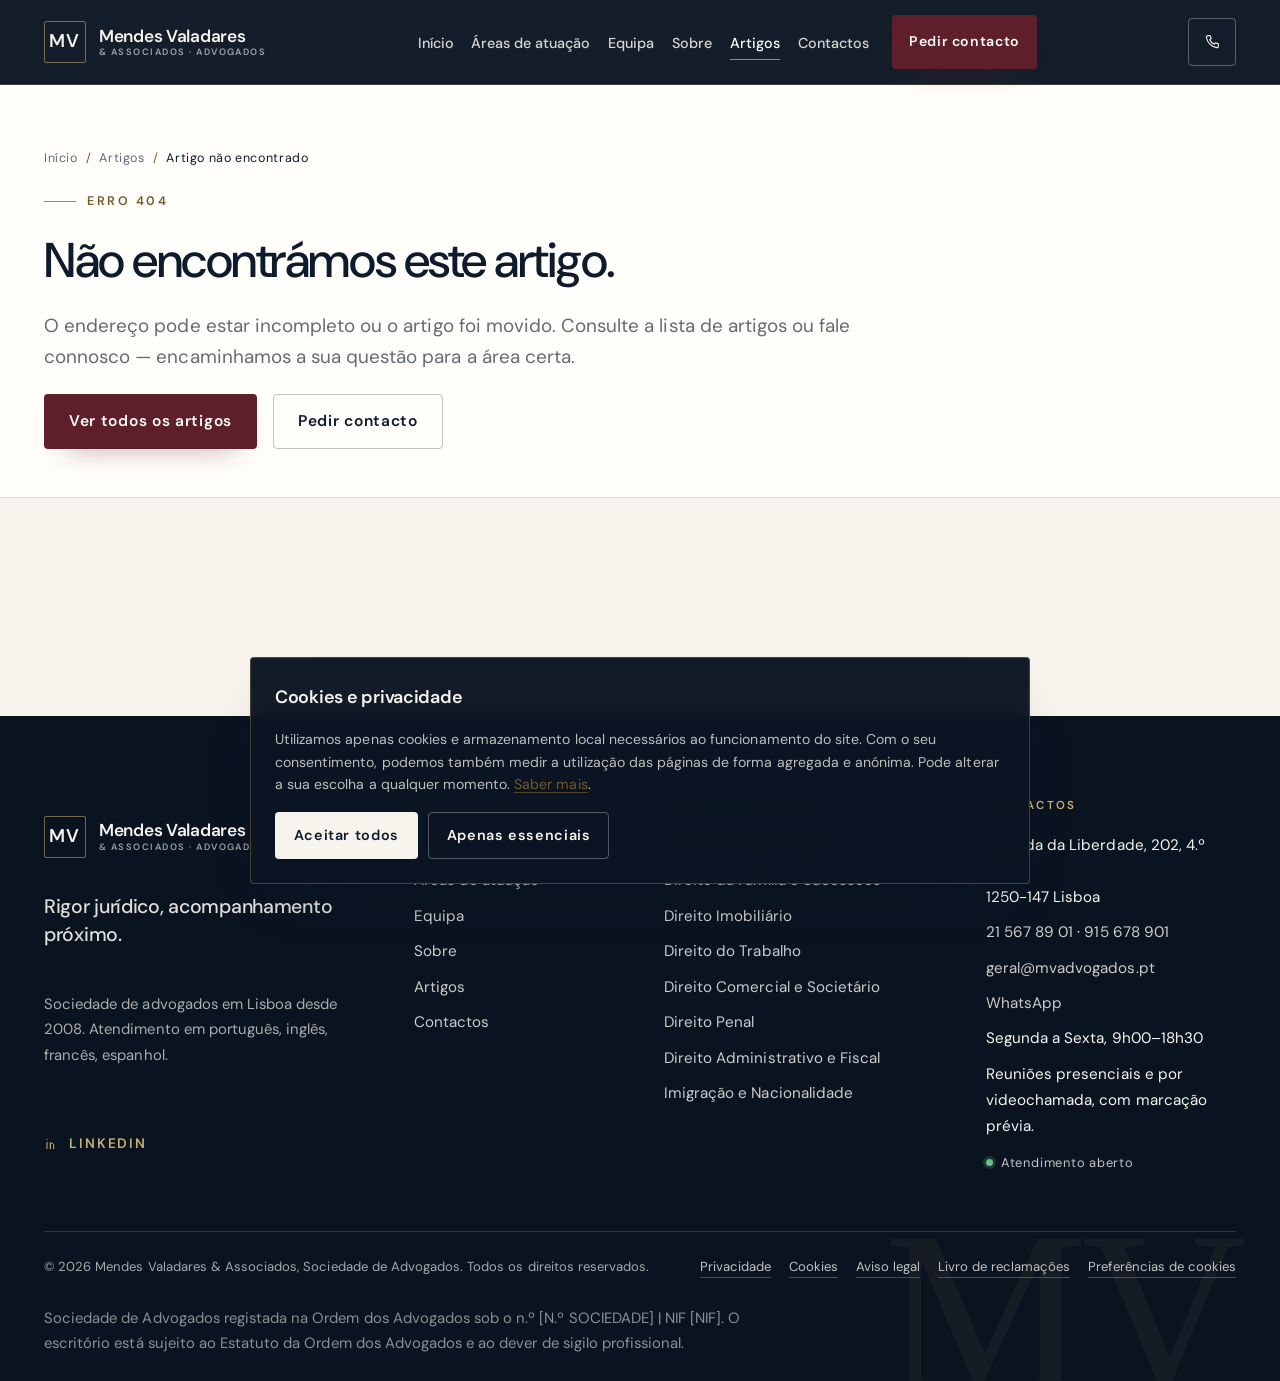
<file: artigo.html>
<!DOCTYPE html>
<html lang="pt-PT">
<head>
  <meta charset="utf-8">
  <meta name="viewport" content="width=device-width, initial-scale=1">
  <title>Artigo | Mendes Valadares</title>
  <meta name="description" content="Artigo informativo escrito pelos advogados da Mendes Valadares &amp; Associados, sociedade de advogados em Lisboa.">
  <link rel="canonical" href="https://mendes-valadares.vercel.app/artigos.html">
  <meta name="robots" content="index, follow">
  <meta name="theme-color" content="#0E1B2C">
  <meta name="author" content="Mendes Valadares &amp; Associados, Sociedade de Advogados">

  <!-- Open Graph / redes sociais -->
  <meta property="og:type" content="article">
  <meta property="og:locale" content="pt_PT">
  <meta property="og:site_name" content="Mendes Valadares &amp; Associados">
  <meta property="og:title" content="Artigo | Mendes Valadares">
  <meta property="og:description" content="Artigo informativo escrito pelos advogados da Mendes Valadares &amp; Associados, sociedade de advogados em Lisboa.">
  <meta property="og:url" content="https://mendes-valadares.vercel.app/artigos.html">
  <meta property="og:image" content="https://mendes-valadares.vercel.app/images/og-image.jpg">
  <meta property="og:image:width" content="1200">
  <meta property="og:image:height" content="630">
  <meta property="og:image:alt" content="Vista sobre os telhados de Lisboa, com edifícios históricos ao fundo">
  <meta name="twitter:card" content="summary_large_image">
  <meta name="twitter:title" content="Artigo | Mendes Valadares">
  <meta name="twitter:description" content="Artigo informativo escrito pelos advogados da Mendes Valadares &amp; Associados, sociedade de advogados em Lisboa.">

  <!-- Ícones e tipografia -->
  <link rel="icon" href="images/favicon.svg" type="image/svg+xml">
  <link rel="apple-touch-icon" href="images/apple-touch-icon.png">
  <link rel="preload" href="fonts/dm-sans-latin.woff2" as="font" type="font/woff2" crossorigin>
  <link rel="preload" href="fonts/dm-sans-italic-latin.woff2" as="font" type="font/woff2" crossorigin>
  <link rel="stylesheet" href="css/fonts.css">
  <link rel="stylesheet" href="css/style.css">

  <script>document.documentElement.classList.add('js');</script>
  <!-- Os dados estruturados do artigo (migalhas e Article) são acrescentados por js/articles.js -->
</head>
<body data-page="artigos" data-article-page>
  <aside class="progress-track" aria-label="Progresso de leitura">
    <div class="progress" data-progress role="progressbar" aria-label="Progresso de leitura" aria-valuemin="0" aria-valuemax="100" aria-valuenow="0"></div>
  </aside>
  <div id="site-header"></div>

  <main id="conteudo" tabindex="-1">
    <noscript>
      <div class="container page-block">
        <p class="lead">Para ler este artigo é necessário ter JavaScript ativo no navegador. Consulte a lista de <a class="link-line" href="artigos.html">artigos</a> ou ligue-nos para <a class="link-line" href="tel:+351215678901">21 567 89 01</a>.</p>
      </div>
    </noscript>

    <!-- CABEÇALHO DO ARTIGO (preenchido por js/articles.js) -->
    <header class="article-hero" data-article-hero aria-label="Artigo"></header>

    <!-- CORPO E BARRA LATERAL (preenchidos por js/articles.js) -->
    <section class="section" aria-label="Conteúdo do artigo">
      <div class="container">
        <div class="layout-split">
          <div data-article-main></div>
          <aside class="sticky-aside" data-article-aside aria-label="Índice e contacto"></aside>
        </div>
      </div>
    </section>

    <!-- ARTIGOS RELACIONADOS (preenchidos por js/articles.js) -->
    <div data-article-related></div>

    <!-- CHAMADA FINAL (preenchida por js/articles.js) -->
    <section class="section section--navy-deep cta-band" data-article-cta aria-label="Pedir contacto"></section>
  </main>

  <div id="site-footer"></div>
  <script type="module" src="js/articles.js"></script>
</body>
</html>
</file>
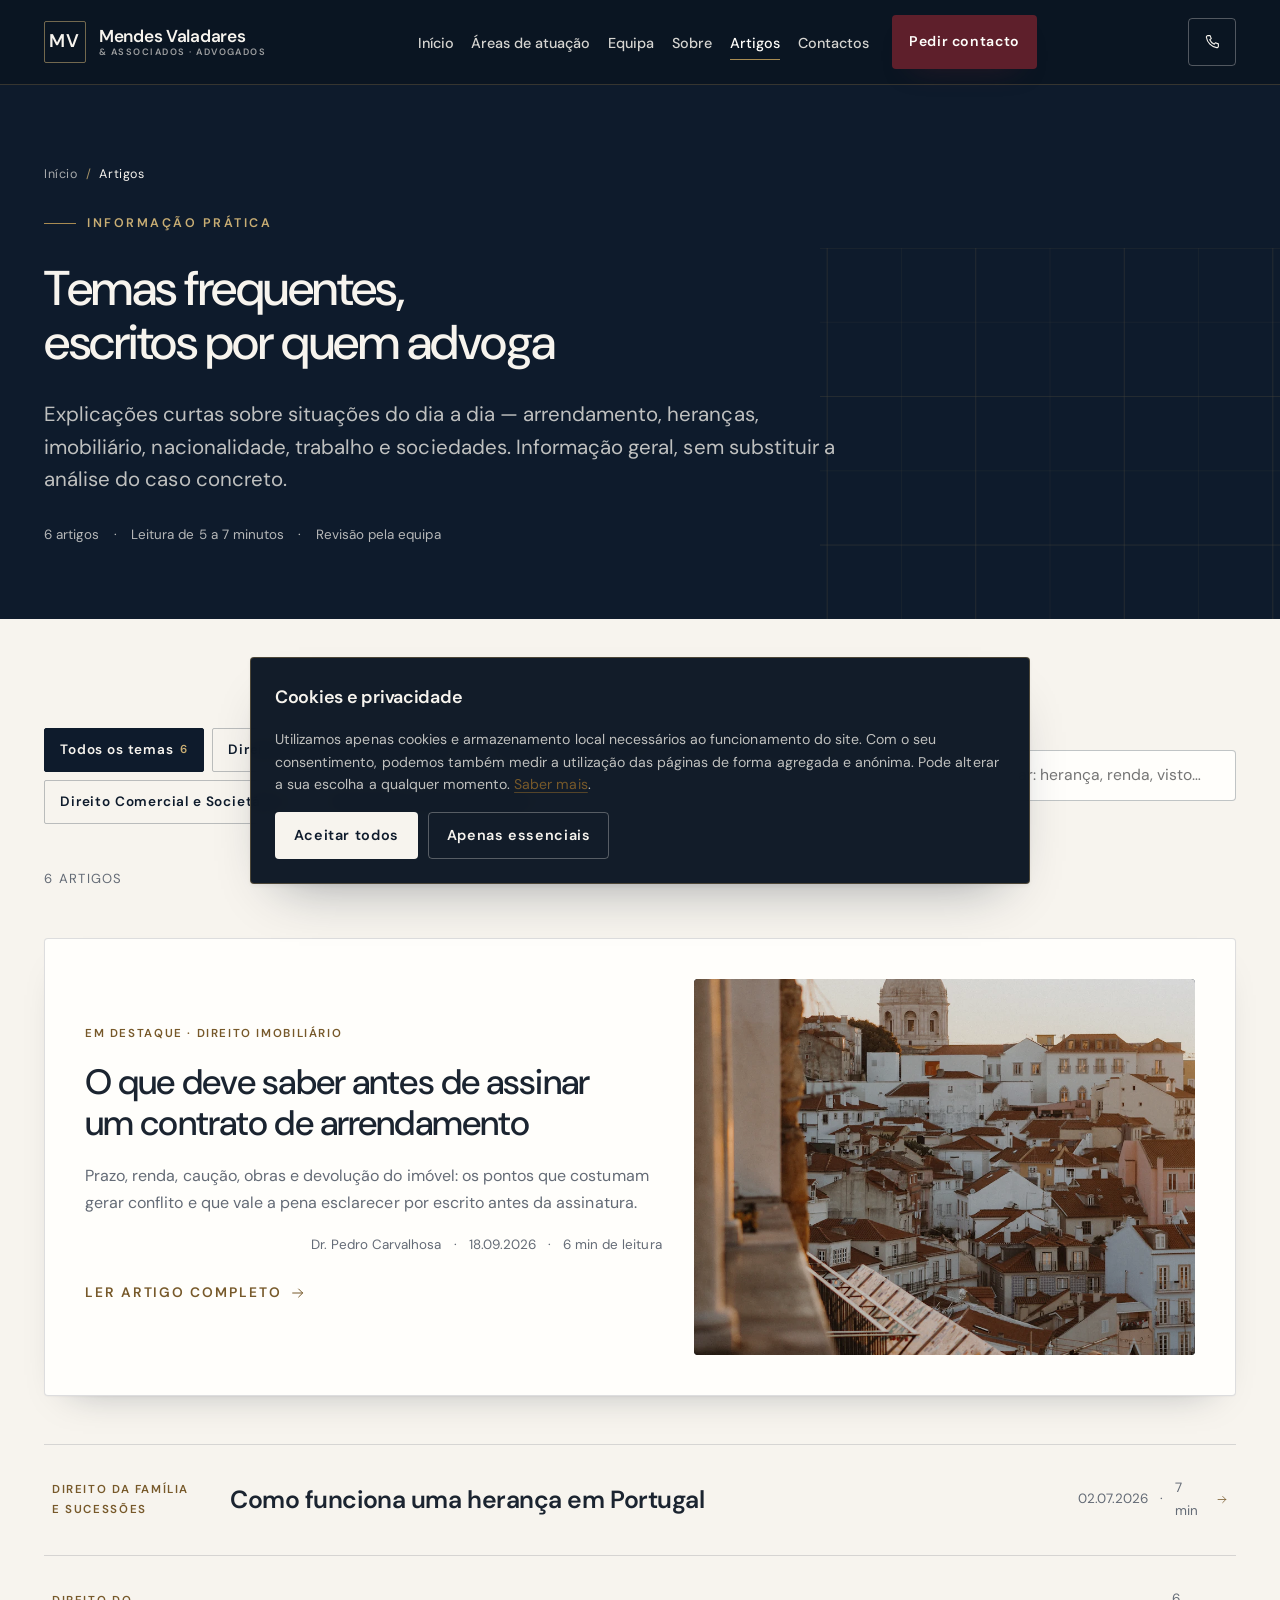
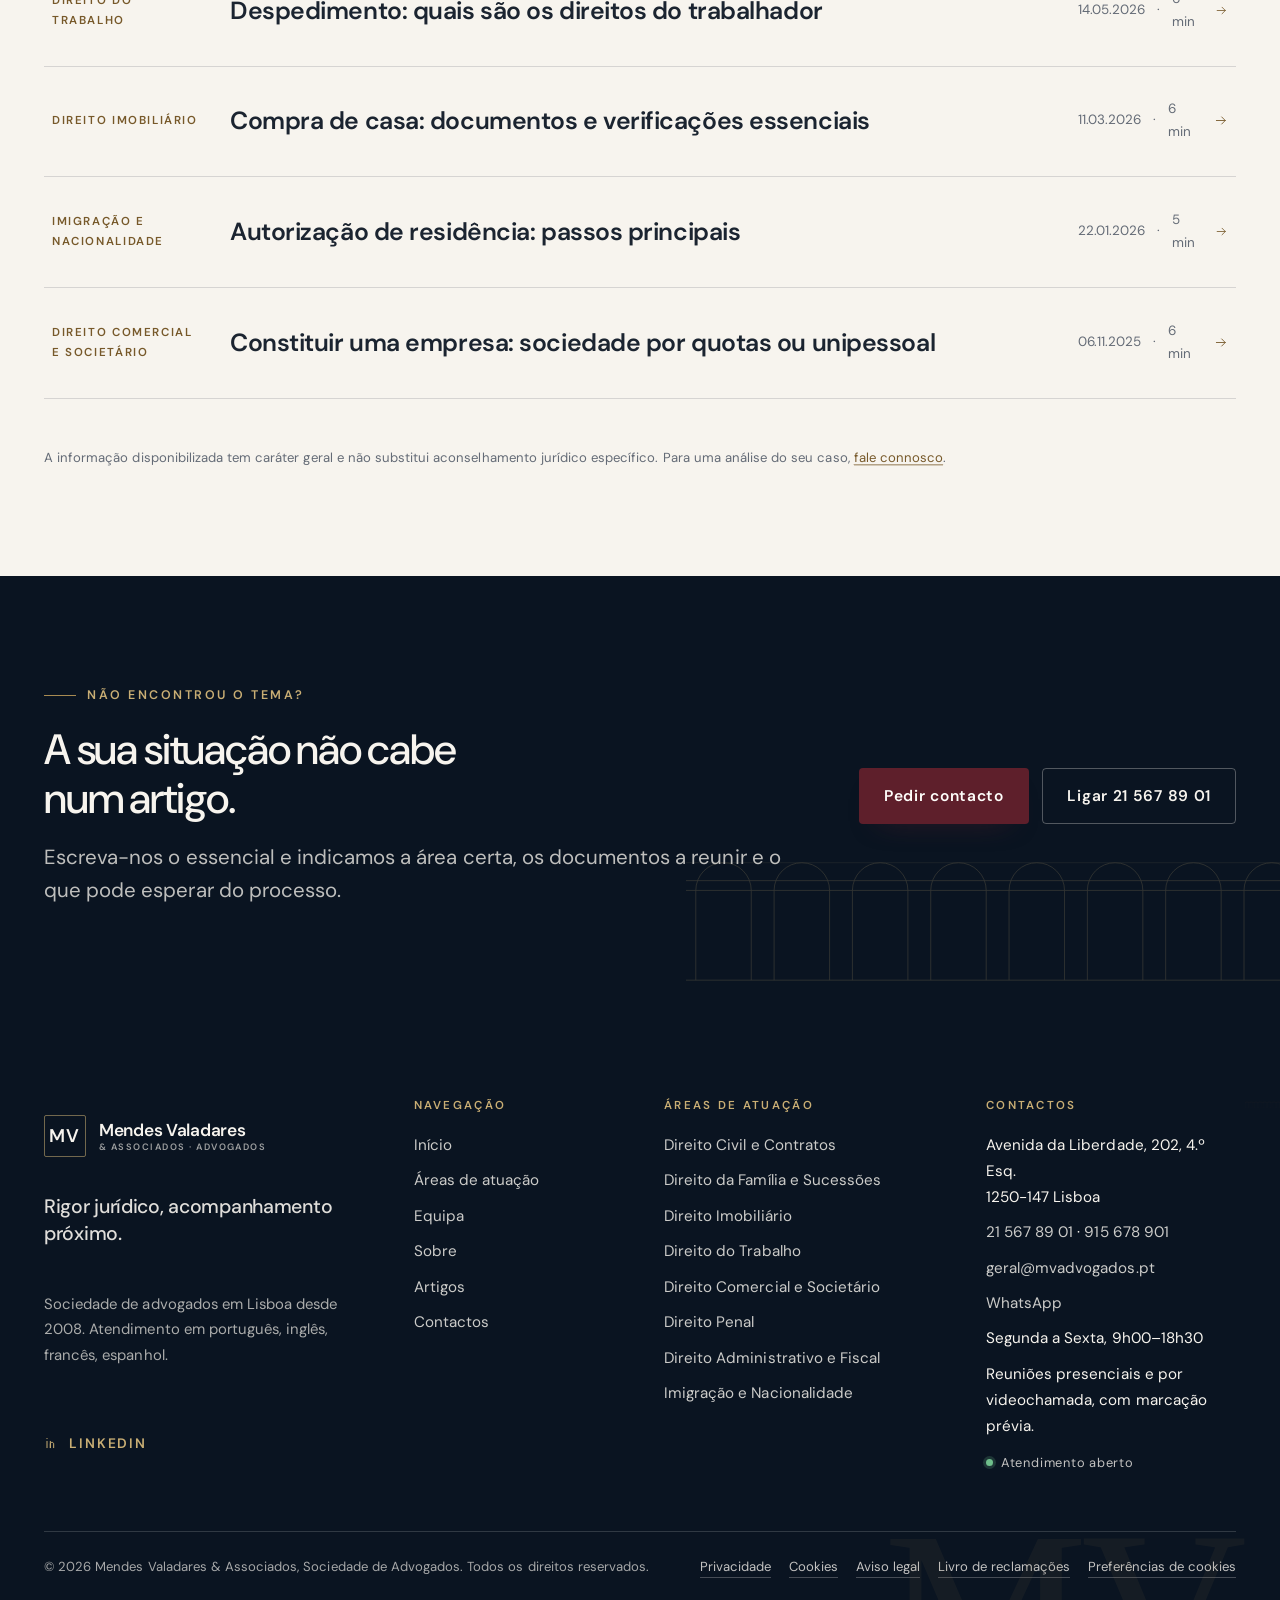
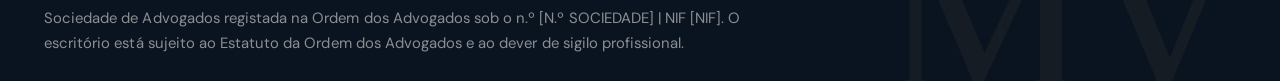
<file: artigos.html>
<!DOCTYPE html>
<html lang="pt-PT">
<head>
  <meta charset="utf-8">
  <meta name="viewport" content="width=device-width, initial-scale=1">
  <title>Artigos — Informação jurídica prática | Mendes Valadares</title>
  <meta name="description" content="Artigos informativos escritos pelos advogados: arrendamento, heranças, nacionalidade, imobiliário, trabalho e sociedades, em linguagem clara.">
  <link rel="canonical" href="https://mendes-valadares.vercel.app/artigos.html">
  <meta name="theme-color" content="#0E1B2C">
  <meta name="author" content="Mendes Valadares &amp; Associados, Sociedade de Advogados">

  <!-- Open Graph / redes sociais -->
  <meta property="og:type" content="website">
  <meta property="og:locale" content="pt_PT">
  <meta property="og:site_name" content="Mendes Valadares &amp; Associados">
  <meta property="og:title" content="Artigos — Informação jurídica prática | Mendes Valadares">
  <meta property="og:description" content="Artigos informativos escritos pelos advogados: arrendamento, heranças, nacionalidade, imobiliário, trabalho e sociedades, em linguagem clara.">
  <meta property="og:url" content="https://mendes-valadares.vercel.app/artigos.html">
  <meta property="og:image" content="https://mendes-valadares.vercel.app/images/og-image.jpg">
  <meta property="og:image:width" content="1200">
  <meta property="og:image:height" content="630">
  <meta property="og:image:alt" content="Vista sobre os telhados de Lisboa, com edifícios históricos ao fundo">
  <meta name="twitter:card" content="summary_large_image">
  <meta name="twitter:title" content="Artigos — Informação jurídica prática | Mendes Valadares">
  <meta name="twitter:description" content="Artigos informativos escritos pelos advogados: arrendamento, heranças, nacionalidade, imobiliário, trabalho e sociedades, em linguagem clara.">

  <!-- Ícones e tipografia -->
  <link rel="icon" href="images/favicon.svg" type="image/svg+xml">
  <link rel="apple-touch-icon" href="images/apple-touch-icon.png">
  <link rel="preload" href="fonts/dm-sans-latin.woff2" as="font" type="font/woff2" crossorigin>
  <link rel="preload" href="fonts/dm-sans-italic-latin.woff2" as="font" type="font/woff2" crossorigin>
  <link rel="stylesheet" href="css/fonts.css">
  <link rel="stylesheet" href="css/style.css">

  <script>document.documentElement.classList.add('js');</script>

  <!-- Dados estruturados: migalhas e lista de artigos -->
  <script type="application/ld+json">
  {
    "@context": "https://schema.org",
    "@type": "BreadcrumbList",
    "itemListElement": [
      { "@type": "ListItem", "position": 1, "name": "Início", "item": "https://mendes-valadares.vercel.app/" },
      { "@type": "ListItem", "position": 2, "name": "Artigos", "item": "https://mendes-valadares.vercel.app/artigos.html" }
    ]
  }
  </script>
  <script type="application/ld+json">
  {
    "@context": "https://schema.org",
    "@type": "CollectionPage",
    "name": "Artigos",
    "url": "https://mendes-valadares.vercel.app/artigos.html",
    "inLanguage": "pt-PT",
    "isPartOf": { "@type": "WebSite", "name": "Mendes Valadares & Associados", "url": "https://mendes-valadares.vercel.app/" },
    "mainEntity": {
      "@type": "ItemList",
      "numberOfItems": 6,
      "itemListElement": [
        { "@type": "ListItem", "position": 1, "item": { "@type": "BlogPosting", "headline": "O que deve saber antes de assinar um contrato de arrendamento", "url": "https://mendes-valadares.vercel.app/artigo.html?id=antes-assinar-contrato-arrendamento", "datePublished": "2026-09-18" } },
        { "@type": "ListItem", "position": 2, "item": { "@type": "BlogPosting", "headline": "Como funciona uma herança em Portugal", "url": "https://mendes-valadares.vercel.app/artigo.html?id=como-funciona-heranca-portugal", "datePublished": "2026-07-02" } },
        { "@type": "ListItem", "position": 3, "item": { "@type": "BlogPosting", "headline": "Despedimento: quais são os direitos do trabalhador", "url": "https://mendes-valadares.vercel.app/artigo.html?id=despedimento-direitos-trabalhador", "datePublished": "2026-05-14" } },
        { "@type": "ListItem", "position": 4, "item": { "@type": "BlogPosting", "headline": "Compra de casa: documentos e verificações essenciais", "url": "https://mendes-valadares.vercel.app/artigo.html?id=compra-de-casa-documentos-verificacoes", "datePublished": "2026-03-11" } },
        { "@type": "ListItem", "position": 5, "item": { "@type": "BlogPosting", "headline": "Autorização de residência: passos principais", "url": "https://mendes-valadares.vercel.app/artigo.html?id=autorizacao-residencia-passos-principais", "datePublished": "2026-01-22" } },
        { "@type": "ListItem", "position": 6, "item": { "@type": "BlogPosting", "headline": "Constituir uma empresa: sociedade por quotas ou unipessoal", "url": "https://mendes-valadares.vercel.app/artigo.html?id=constituir-empresa-quotas-ou-unipessoal", "datePublished": "2025-11-06" } }
      ]
    }
  }
  </script>
</head>
<body data-page="artigos">
  <div id="site-header"></div>

  <main id="conteudo" tabindex="-1">
    <!-- HERÓI DA PÁGINA -->
    <section class="page-hero">
      <div class="ornament ornament--hero" data-ornament="grid" aria-hidden="true"></div>
      <div class="container">
        <div class="page-hero__inner">
          <nav class="crumbs" aria-label="Caminho">
            <a href="index.html">Início</a>
            <span class="crumbs__sep" aria-hidden="true">/</span>
            <span aria-current="page">Artigos</span>
          </nav>
          <p class="eyebrow">Informação prática</p>
          <h1 class="page-hero__title">Temas frequentes, escritos por quem advoga</h1>
          <p class="lead">Explicações curtas sobre situações do dia a dia — arrendamento, heranças, imobiliário, nacionalidade, trabalho e sociedades. Informação geral, sem substituir a análise do caso concreto.</p>
          <div class="page-hero__meta">
            <span>6 artigos</span>
            <span aria-hidden="true">·</span>
            <span>Leitura de 5 a 7 minutos</span>
            <span aria-hidden="true">·</span>
            <span>Revisão pela equipa</span>
          </div>
        </div>
      </div>
    </section>

    <!-- LISTA DE ARTIGOS -->
    <section class="section" data-articles-index aria-label="Lista de artigos">
      <div class="container">
        <div class="areas__filters">
          <div class="chips" role="group" aria-label="Filtrar por área de atuação" data-article-chips></div>
          <label class="search">
            <span class="visually-hidden">Pesquisar artigo</span>
            <svg viewBox="0 0 24 24" fill="none" stroke="currentColor" stroke-width="1.6" stroke-linecap="round" stroke-linejoin="round" aria-hidden="true" focusable="false"><circle cx="11" cy="11" r="7"/><path d="M20 20l-3.6-3.6"/></svg>
            <input type="search" placeholder="Pesquisar: herança, renda, visto…" autocomplete="off" data-articles-search>
          </label>
        </div>

        <p class="results-count" role="status" aria-live="polite" data-articles-count>6 artigos</p>

        <!-- Artigo em destaque (gerado por js/articles.js) -->
        <div class="mt-l" data-articles-feature></div>

        <!-- Restantes artigos (gerados por js/articles.js) -->
        <div class="mt-l" data-articles-list></div>

        <p class="content-note mt-l">A informação disponibilizada tem caráter geral e não substitui aconselhamento jurídico específico. Para uma análise do seu caso, <a class="link-line" href="contactos.html">fale connosco</a>.</p>
      </div>
    </section>

    <!-- CHAMADA FINAL -->
    <section class="section section--navy-deep cta-band" aria-labelledby="artigos-cta-title">
      <div class="ornament ornament--cta" data-ornament="arches" aria-hidden="true"></div>
      <div class="container cta-band__inner">
        <div class="stack-m">
          <p class="eyebrow">Não encontrou o tema?</p>
          <h2 class="cta-band__title" id="artigos-cta-title">A sua situação não cabe<br>num artigo.</h2>
          <p class="lead">Escreva-nos o essencial e indicamos a área certa, os documentos a reunir e o que pode esperar do processo.</p>
        </div>
        <div class="cta-band__actions">
          <a class="btn btn--primary" href="contactos.html">Pedir contacto</a>
          <a class="btn btn--ghost" href="tel:+351215678901">Ligar 21 567 89 01</a>
        </div>
      </div>
    </section>
  </main>

  <div id="site-footer"></div>
  <script type="module" src="js/articles.js"></script>
</body>
</html>
</file>
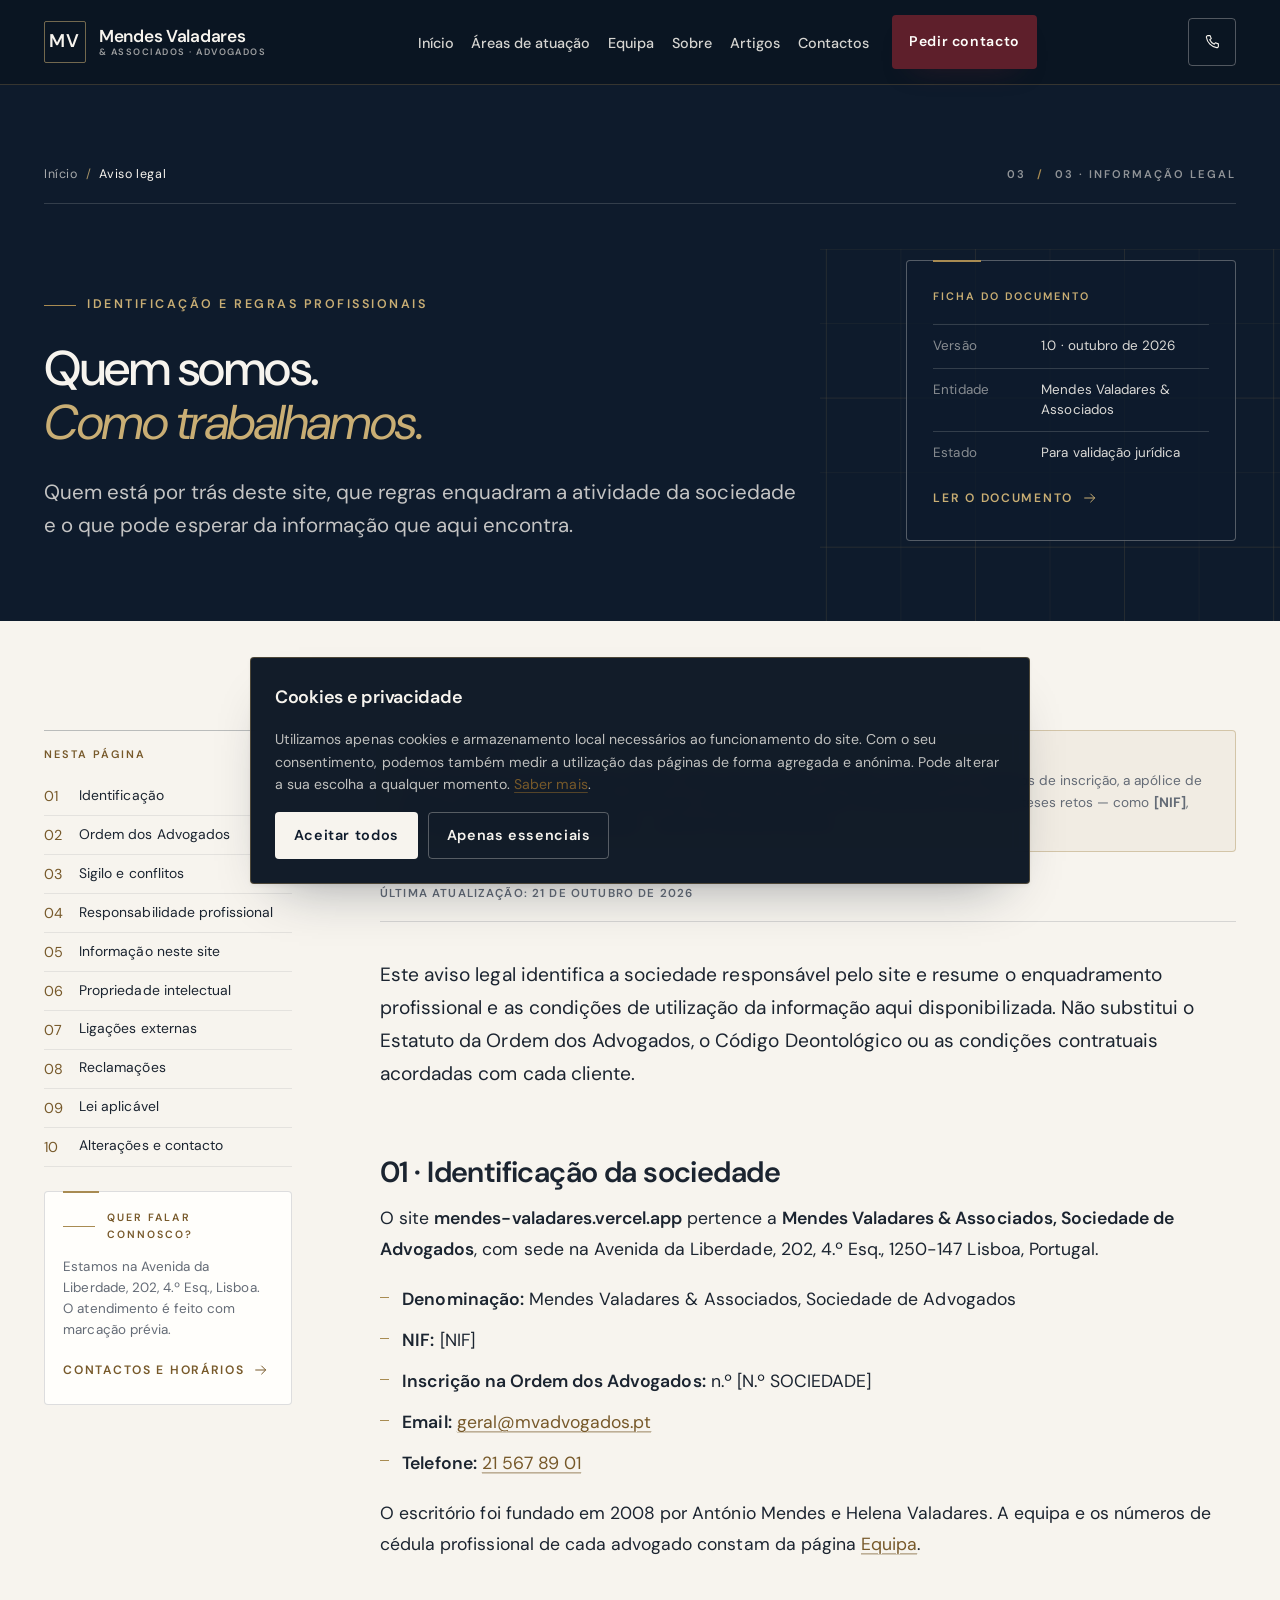
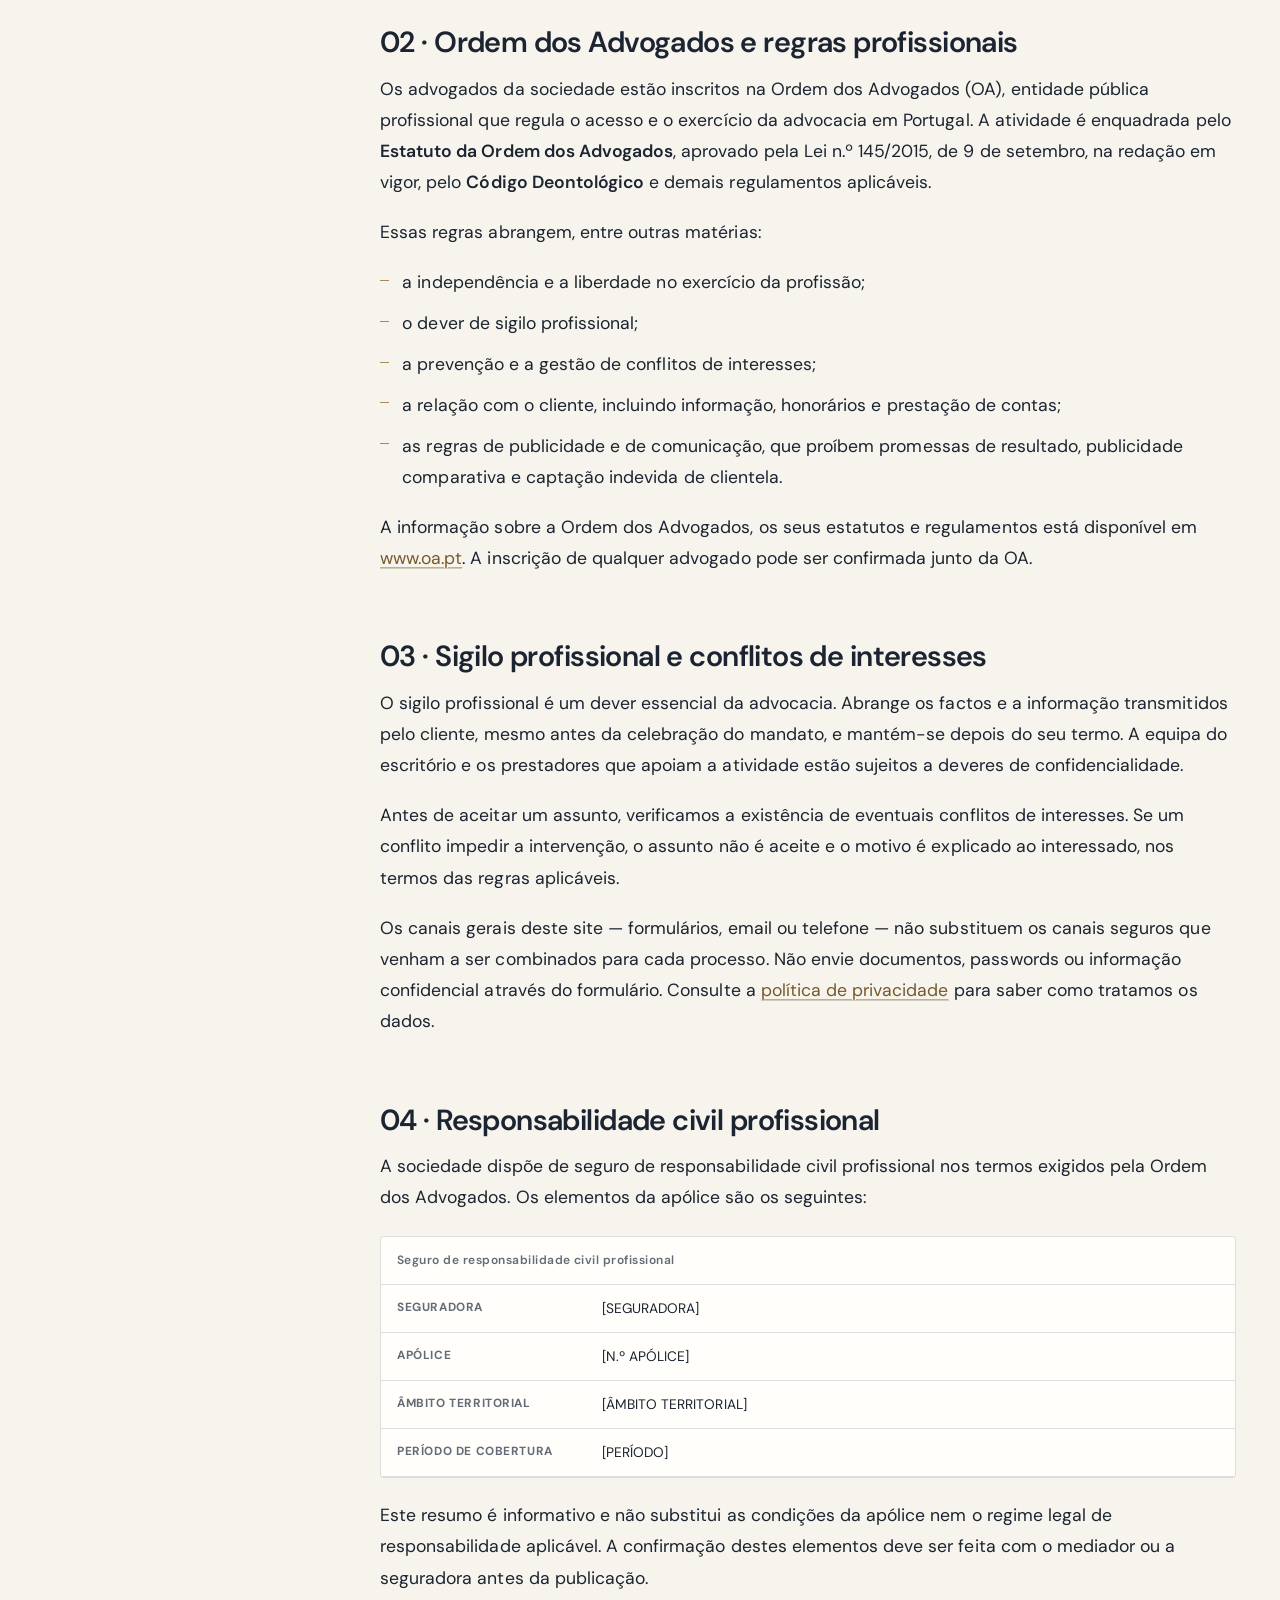
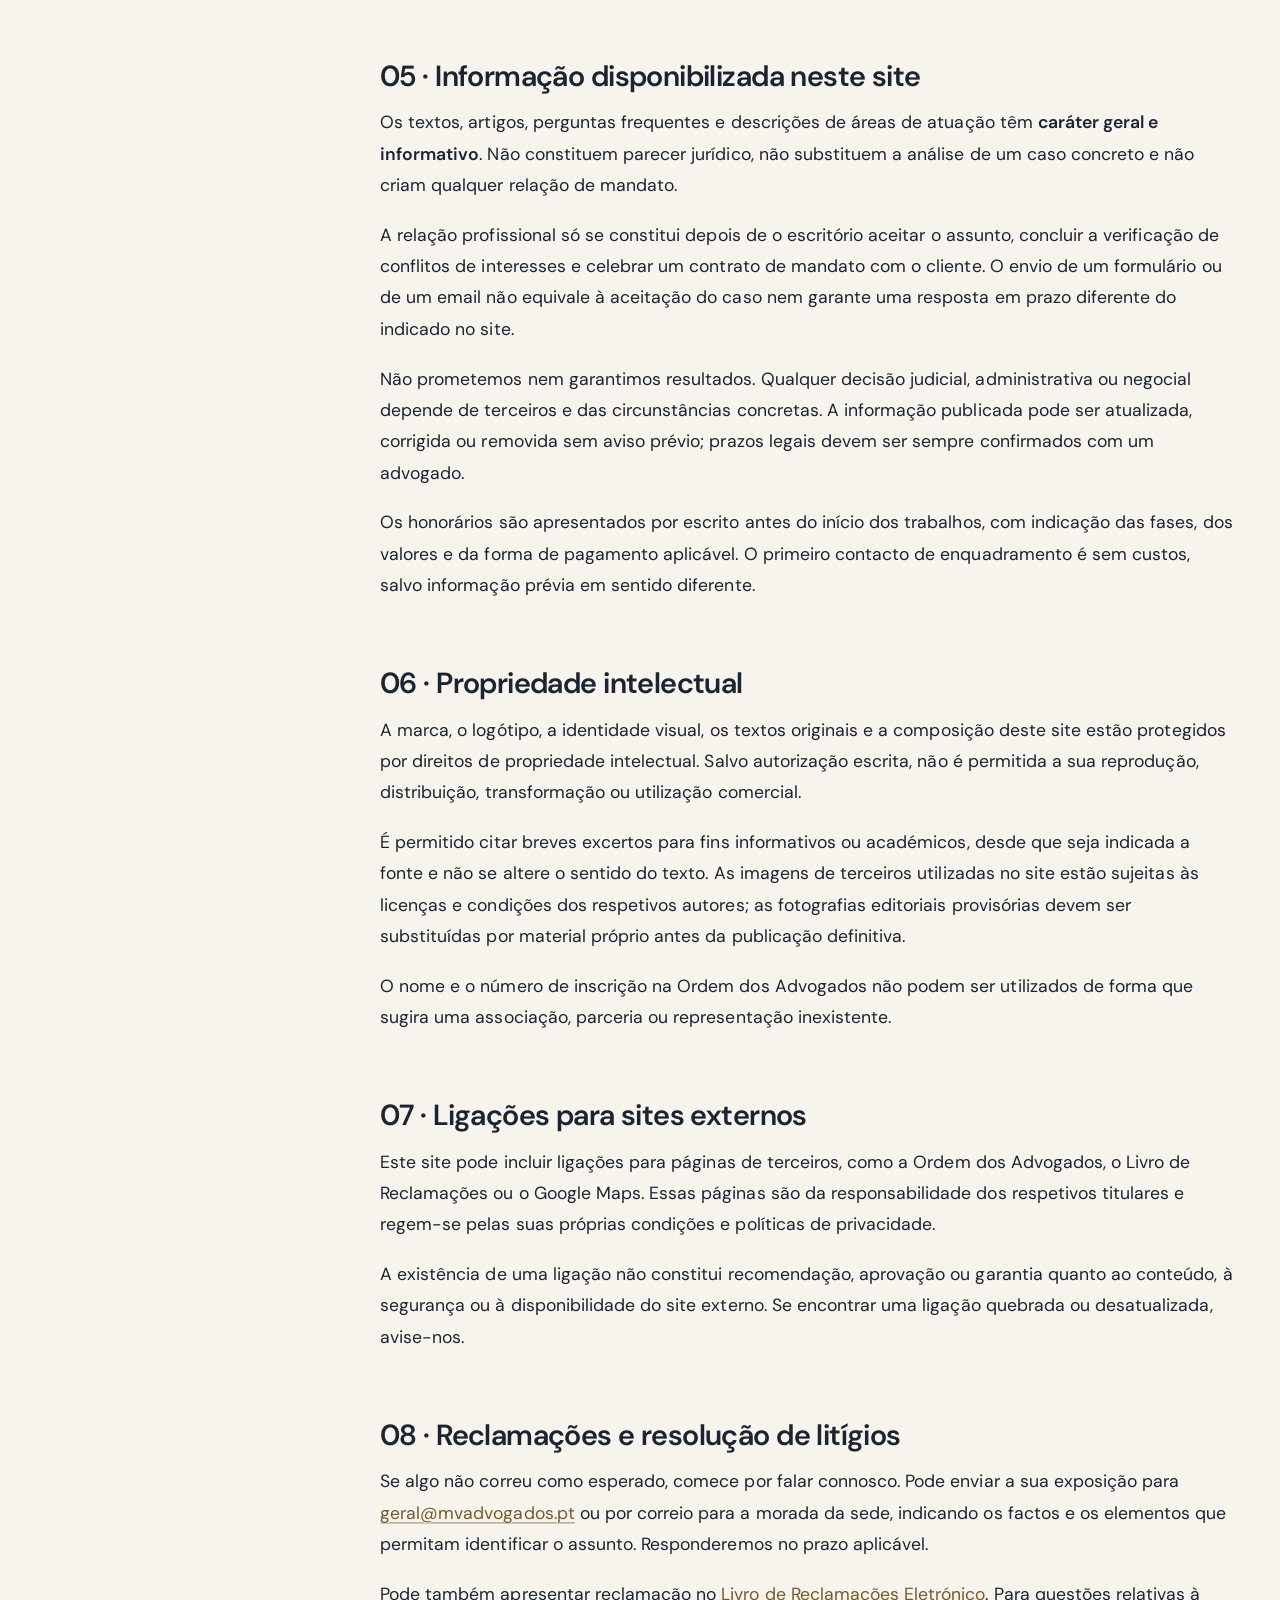
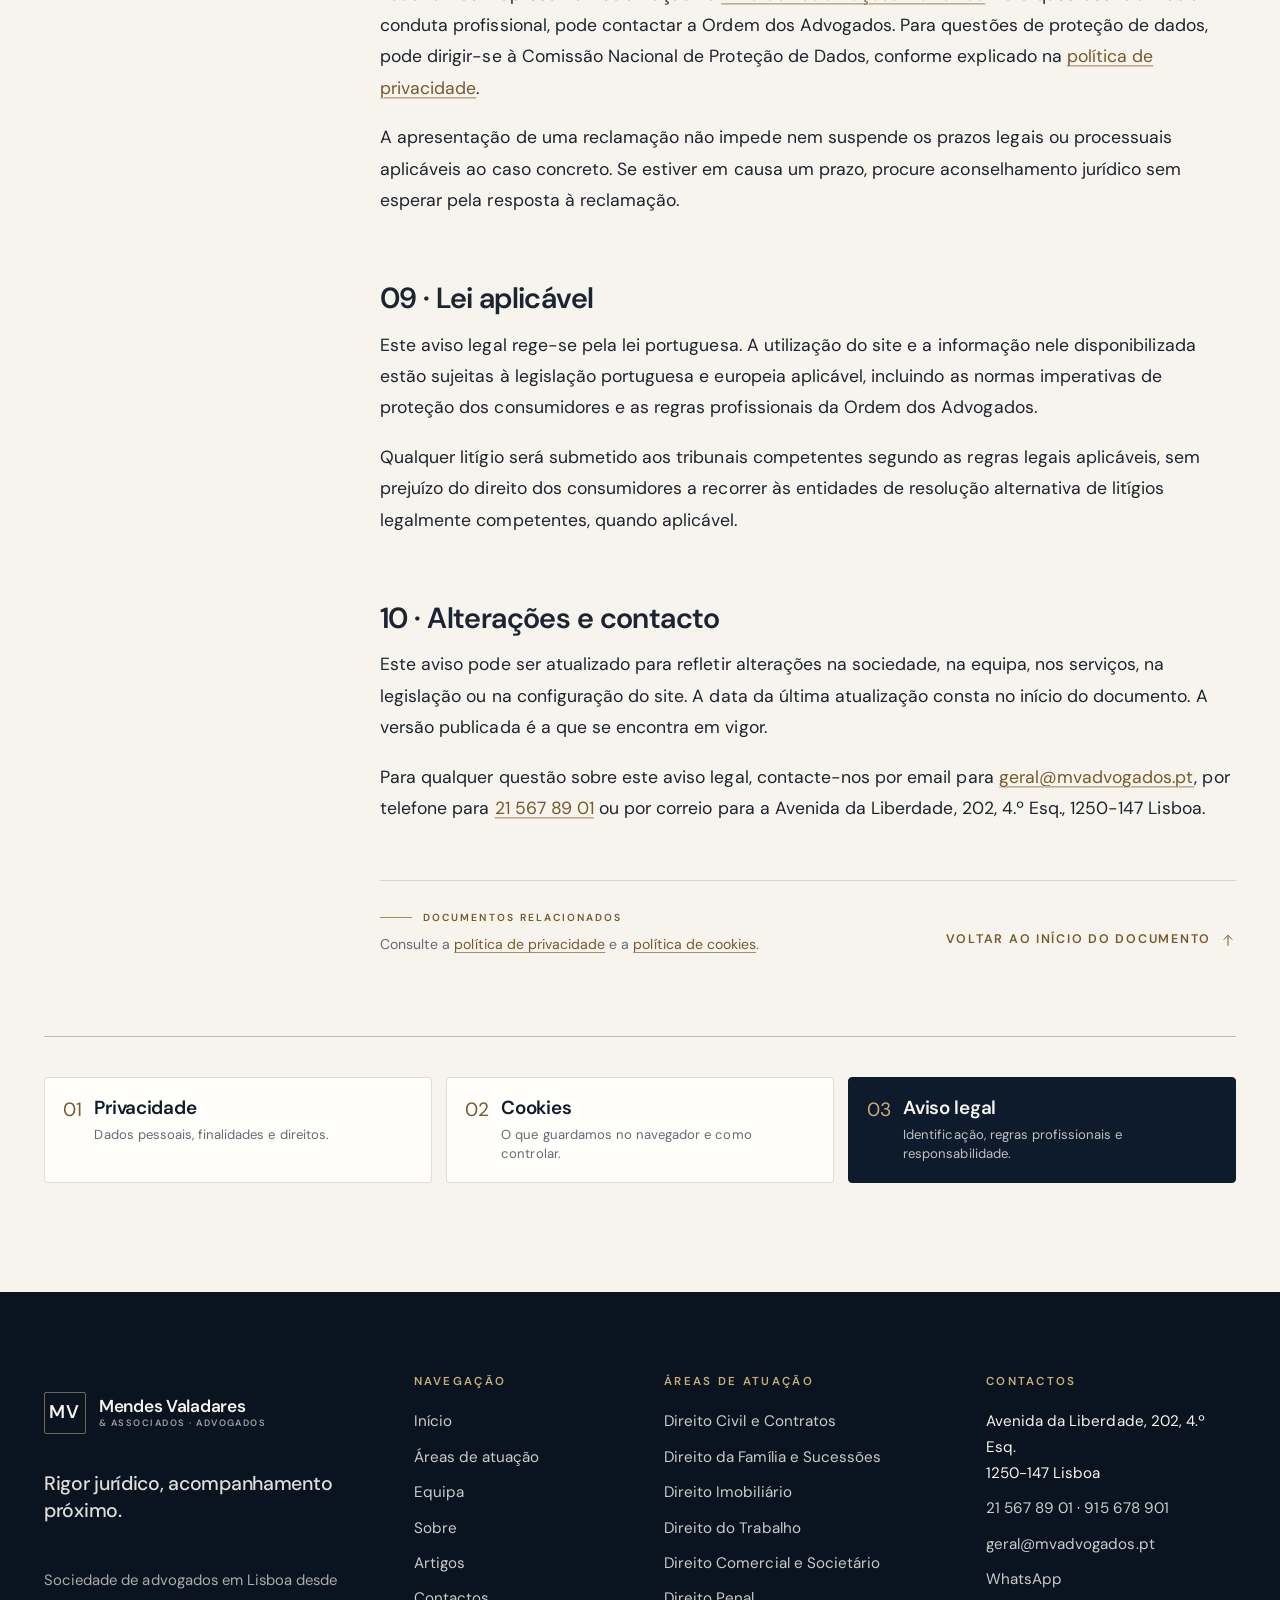
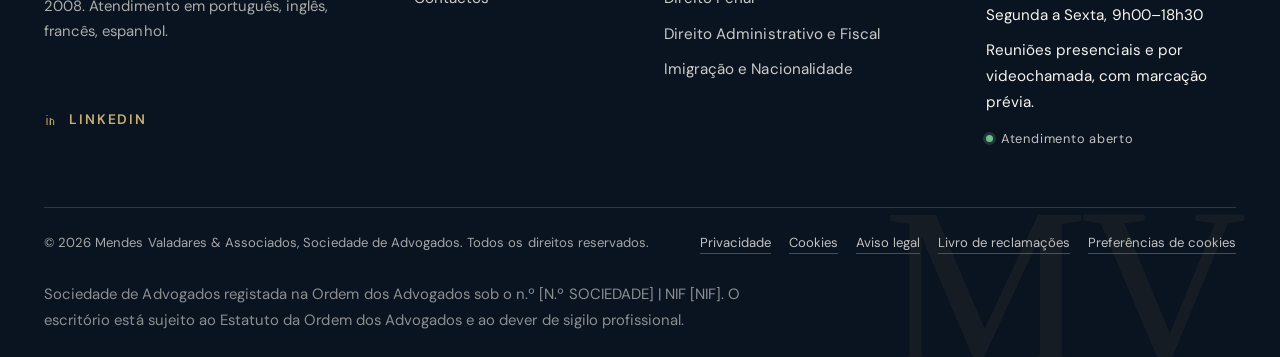
<file: aviso-legal.html>
<!DOCTYPE html>
<html lang="pt-PT">
<head>
  <meta charset="utf-8">
  <meta name="viewport" content="width=device-width, initial-scale=1">
  <title>Aviso legal e informação profissional | Mendes Valadares</title>
  <meta name="description" content="Identificação da sociedade, inscrição na Ordem dos Advogados, regras profissionais, seguro de responsabilidade civil e condições de utilização.">
  <link rel="canonical" href="https://mendes-valadares.vercel.app/aviso-legal.html">
  <meta name="robots" content="index, follow">
  <meta name="theme-color" content="#0E1B2C">
  <meta name="author" content="Mendes Valadares &amp; Associados, Sociedade de Advogados">

  <!-- Open Graph / redes sociais -->
  <meta property="og:type" content="website">
  <meta property="og:locale" content="pt_PT">
  <meta property="og:site_name" content="Mendes Valadares &amp; Associados">
  <meta property="og:title" content="Aviso legal e informação profissional | Mendes Valadares">
  <meta property="og:description" content="Identificação da sociedade, inscrição na Ordem dos Advogados, regras profissionais, seguro de responsabilidade civil e condições de utilização.">
  <meta property="og:url" content="https://mendes-valadares.vercel.app/aviso-legal.html">
  <meta property="og:image" content="https://mendes-valadares.vercel.app/images/og-image.jpg">
  <meta property="og:image:width" content="1200">
  <meta property="og:image:height" content="630">
  <meta property="og:image:alt" content="Vista sobre os telhados de Lisboa, com edifícios históricos ao fundo">
  <meta name="twitter:card" content="summary_large_image">
  <meta name="twitter:title" content="Aviso legal e informação profissional | Mendes Valadares">
  <meta name="twitter:description" content="Identificação da sociedade, inscrição na Ordem dos Advogados, regras profissionais, seguro de responsabilidade civil e condições de utilização.">

  <!-- Ícones e tipografia -->
  <link rel="icon" href="images/favicon.svg" type="image/svg+xml">
  <link rel="apple-touch-icon" href="images/apple-touch-icon.png">
  <link rel="preload" href="fonts/dm-sans-latin.woff2" as="font" type="font/woff2" crossorigin>
  <link rel="preload" href="fonts/dm-sans-italic-latin.woff2" as="font" type="font/woff2" crossorigin>
  <link rel="stylesheet" href="css/fonts.css">
  <link rel="stylesheet" href="css/style.css">

  <script>document.documentElement.classList.add('js');</script>

  <!-- Dados estruturados: página e migalhas -->
  <script type="application/ld+json">
  {
    "@context": "https://schema.org",
    "@type": "WebPage",
    "name": "Aviso legal — Mendes Valadares & Associados",
    "url": "https://mendes-valadares.vercel.app/aviso-legal.html",
    "description": "Aviso legal, identificação societária e informação profissional da Mendes Valadares & Associados.",
    "inLanguage": "pt-PT",
    "isPartOf": {
      "@type": "WebSite",
      "name": "Mendes Valadares & Associados",
      "url": "https://mendes-valadares.vercel.app/"
    },
    "about": { "@id": "https://mendes-valadares.vercel.app/#escritorio" }
  }
  </script>
  <script type="application/ld+json">
  {
    "@context": "https://schema.org",
    "@type": "BreadcrumbList",
    "itemListElement": [
      { "@type": "ListItem", "position": 1, "name": "Início", "item": "https://mendes-valadares.vercel.app/" },
      { "@type": "ListItem", "position": 2, "name": "Aviso legal", "item": "https://mendes-valadares.vercel.app/aviso-legal.html" }
    ]
  }
  </script>
</head>
<body data-page="legal">
  <div id="site-header"></div>

  <main id="conteudo" tabindex="-1">
    <!-- HERÓI -->
    <section class="page-hero legal-hero">
      <div class="ornament ornament--hero" data-ornament="grid" aria-hidden="true"></div>
      <div class="container">
        <div class="legal-hero__top">
          <nav class="crumbs" aria-label="Caminho">
            <a href="index.html">Início</a>
            <span class="crumbs__sep" aria-hidden="true">/</span>
            <span aria-current="page">Aviso legal</span>
          </nav>
          <p class="legal-hero__doc">03 <span aria-hidden="true">/</span> 03 · Informação legal</p>
        </div>
        <div class="legal-hero__grid">
          <div class="legal-hero__copy">
            <p class="eyebrow">Identificação e regras profissionais</p>
            <h1 class="page-hero__title" id="legal-title">Quem somos.<br><em>Como trabalhamos.</em></h1>
            <p class="lead">Quem está por trás deste site, que regras enquadram a atividade da sociedade e o que pode esperar da informação que aqui encontra.</p>
          </div>
          <aside class="legal-hero__aside" aria-label="Ficha do documento">
            <p class="legal-hero__aside-label">Ficha do documento</p>
            <dl class="legal-hero__meta">
              <div>
                <dt>Versão</dt>
                <dd>1.0 · outubro de 2026</dd>
              </div>
              <div>
                <dt>Entidade</dt>
                <dd>Mendes Valadares &amp; Associados</dd>
              </div>
              <div>
                <dt>Estado</dt>
                <dd>Para validação jurídica</dd>
              </div>
            </dl>
            <a class="link-arrow" href="#documento">Ler o documento
              <svg width="15" height="15" viewBox="0 0 24 24" fill="none" stroke="currentColor" stroke-width="1.5" stroke-linecap="round" stroke-linejoin="round" aria-hidden="true"><path d="M4 12h15"/><path d="M13 6l6 6-6 6"/></svg>
            </a>
          </aside>
        </div>
      </div>
    </section>

    <!-- DOCUMENTO -->
    <section class="section legal-section" id="documento" aria-labelledby="legal-title">
      <div class="container">
        <div class="legal-layout">
          <aside class="legal-aside">
            <nav class="legal-index" aria-labelledby="indice-aviso">
              <p class="legal-index__title" id="indice-aviso">Nesta página</p>
              <ol>
                <li><a href="#identificacao"><span>01</span>Identificação</a></li>
                <li><a href="#ordem"><span>02</span>Ordem dos Advogados</a></li>
                <li><a href="#sigilo"><span>03</span>Sigilo e conflitos</a></li>
                <li><a href="#responsabilidade"><span>04</span>Responsabilidade profissional</a></li>
                <li><a href="#site"><span>05</span>Informação neste site</a></li>
                <li><a href="#propriedade"><span>06</span>Propriedade intelectual</a></li>
                <li><a href="#links"><span>07</span>Ligações externas</a></li>
                <li><a href="#reclamacoes"><span>08</span>Reclamações</a></li>
                <li><a href="#lei"><span>09</span>Lei aplicável</a></li>
                <li><a href="#alteracoes"><span>10</span>Alterações e contacto</a></li>
              </ol>
            </nav>
            <div class="legal-help">
              <p class="eyebrow">Quer falar connosco?</p>
              <p>Estamos na Avenida da Liberdade, 202, 4.º Esq., Lisboa. O atendimento é feito com marcação prévia.</p>
              <a class="link-arrow" href="contactos.html">Contactos e horários
                <svg width="15" height="15" viewBox="0 0 24 24" fill="none" stroke="currentColor" stroke-width="1.5" stroke-linecap="round" stroke-linejoin="round" aria-hidden="true"><path d="M4 12h15"/><path d="M13 6l6 6-6 6"/></svg>
              </a>
            </div>
          </aside>

          <article class="legal-doc" aria-label="Aviso legal">
            <div class="legal-review" role="note">
              <p class="legal-review__kicker">Nota de revisão</p>
              <p>Este documento é uma minuta de trabalho. Antes da publicação, os dados societários, os números de inscrição, a apólice de seguro e as ligações institucionais devem ser confirmados por jurista. Os elementos entre parênteses retos — como <strong>[NIF]</strong>, <strong>[N.º SOCIEDADE]</strong> e <strong>[SEGURADORA]</strong> — carecem de preenchimento.</p>
            </div>

            <p class="legal-doc__meta">Última atualização: 21 de outubro de 2026</p>

            <div class="legal-doc__body prose">
              <p class="legal-lead">Este aviso legal identifica a sociedade responsável pelo site e resume o enquadramento profissional e as condições de utilização da informação aqui disponibilizada. Não substitui o Estatuto da Ordem dos Advogados, o Código Deontológico ou as condições contratuais acordadas com cada cliente.</p>

              <h2 id="identificacao">01 · Identificação da sociedade</h2>
              <p>O site <strong>mendes-valadares.vercel.app</strong> pertence a <strong>Mendes Valadares &amp; Associados, Sociedade de Advogados</strong>, com sede na Avenida da Liberdade, 202, 4.º Esq., 1250-147 Lisboa, Portugal.</p>
              <ul>
                <li><strong>Denominação:</strong> Mendes Valadares &amp; Associados, Sociedade de Advogados</li>
                <li><strong>NIF:</strong> [NIF]</li>
                <li><strong>Inscrição na Ordem dos Advogados:</strong> n.º [N.º SOCIEDADE]</li>
                <li><strong>Email:</strong> <a href="mailto:geral@mvadvogados.pt">geral@mvadvogados.pt</a></li>
                <li><strong>Telefone:</strong> <a href="tel:+351215678901">21 567 89 01</a></li>
              </ul>
              <p>O escritório foi fundado em 2008 por António Mendes e Helena Valadares. A equipa e os números de cédula profissional de cada advogado constam da página <a href="equipa.html">Equipa</a>.</p>

              <h2 id="ordem">02 · Ordem dos Advogados e regras profissionais</h2>
              <p>Os advogados da sociedade estão inscritos na Ordem dos Advogados (OA), entidade pública profissional que regula o acesso e o exercício da advocacia em Portugal. A atividade é enquadrada pelo <strong>Estatuto da Ordem dos Advogados</strong>, aprovado pela Lei n.º 145/2015, de 9 de setembro, na redação em vigor, pelo <strong>Código Deontológico</strong> e demais regulamentos aplicáveis.</p>
              <p>Essas regras abrangem, entre outras matérias:</p>
              <ul>
                <li>a independência e a liberdade no exercício da profissão;</li>
                <li>o dever de sigilo profissional;</li>
                <li>a prevenção e a gestão de conflitos de interesses;</li>
                <li>a relação com o cliente, incluindo informação, honorários e prestação de contas;</li>
                <li>as regras de publicidade e de comunicação, que proíbem promessas de resultado, publicidade comparativa e captação indevida de clientela.</li>
              </ul>
              <p>A informação sobre a Ordem dos Advogados, os seus estatutos e regulamentos está disponível em <a href="https://www.oa.pt/" target="_blank" rel="noopener">www.oa.pt</a>. A inscrição de qualquer advogado pode ser confirmada junto da OA.</p>

              <h2 id="sigilo">03 · Sigilo profissional e conflitos de interesses</h2>
              <p>O sigilo profissional é um dever essencial da advocacia. Abrange os factos e a informação transmitidos pelo cliente, mesmo antes da celebração do mandato, e mantém-se depois do seu termo. A equipa do escritório e os prestadores que apoiam a atividade estão sujeitos a deveres de confidencialidade.</p>
              <p>Antes de aceitar um assunto, verificamos a existência de eventuais conflitos de interesses. Se um conflito impedir a intervenção, o assunto não é aceite e o motivo é explicado ao interessado, nos termos das regras aplicáveis.</p>
              <p>Os canais gerais deste site — formulários, email ou telefone — não substituem os canais seguros que venham a ser combinados para cada processo. Não envie documentos, passwords ou informação confidencial através do formulário. Consulte a <a href="privacidade.html">política de privacidade</a> para saber como tratamos os dados.</p>

              <h2 id="responsabilidade">04 · Responsabilidade civil profissional</h2>
              <p>A sociedade dispõe de seguro de responsabilidade civil profissional nos termos exigidos pela Ordem dos Advogados. Os elementos da apólice são os seguintes:</p>
              <div class="table-wrap" role="region" aria-labelledby="tabela-seguro-title" tabindex="0">
                <table>
                  <caption id="tabela-seguro-title">Seguro de responsabilidade civil profissional</caption>
                  <tbody>
                    <tr><th scope="row">Seguradora</th><td>[SEGURADORA]</td></tr>
                    <tr><th scope="row">Apólice</th><td>[N.º APÓLICE]</td></tr>
                    <tr><th scope="row">Âmbito territorial</th><td>[ÂMBITO TERRITORIAL]</td></tr>
                    <tr><th scope="row">Período de cobertura</th><td>[PERÍODO]</td></tr>
                  </tbody>
                </table>
              </div>
              <p>Este resumo é informativo e não substitui as condições da apólice nem o regime legal de responsabilidade aplicável. A confirmação destes elementos deve ser feita com o mediador ou a seguradora antes da publicação.</p>

              <h2 id="site">05 · Informação disponibilizada neste site</h2>
              <p>Os textos, artigos, perguntas frequentes e descrições de áreas de atuação têm <strong>caráter geral e informativo</strong>. Não constituem parecer jurídico, não substituem a análise de um caso concreto e não criam qualquer relação de mandato.</p>
              <p>A relação profissional só se constitui depois de o escritório aceitar o assunto, concluir a verificação de conflitos de interesses e celebrar um contrato de mandato com o cliente. O envio de um formulário ou de um email não equivale à aceitação do caso nem garante uma resposta em prazo diferente do indicado no site.</p>
              <p>Não prometemos nem garantimos resultados. Qualquer decisão judicial, administrativa ou negocial depende de terceiros e das circunstâncias concretas. A informação publicada pode ser atualizada, corrigida ou removida sem aviso prévio; prazos legais devem ser sempre confirmados com um advogado.</p>
              <p>Os honorários são apresentados por escrito antes do início dos trabalhos, com indicação das fases, dos valores e da forma de pagamento aplicável. O primeiro contacto de enquadramento é sem custos, salvo informação prévia em sentido diferente.</p>

              <h2 id="propriedade">06 · Propriedade intelectual</h2>
              <p>A marca, o logótipo, a identidade visual, os textos originais e a composição deste site estão protegidos por direitos de propriedade intelectual. Salvo autorização escrita, não é permitida a sua reprodução, distribuição, transformação ou utilização comercial.</p>
              <p>É permitido citar breves excertos para fins informativos ou académicos, desde que seja indicada a fonte e não se altere o sentido do texto. As imagens de terceiros utilizadas no site estão sujeitas às licenças e condições dos respetivos autores; as fotografias editoriais provisórias devem ser substituídas por material próprio antes da publicação definitiva.</p>
              <p>O nome e o número de inscrição na Ordem dos Advogados não podem ser utilizados de forma que sugira uma associação, parceria ou representação inexistente.</p>

              <h2 id="links">07 · Ligações para sites externos</h2>
              <p>Este site pode incluir ligações para páginas de terceiros, como a Ordem dos Advogados, o Livro de Reclamações ou o Google Maps. Essas páginas são da responsabilidade dos respetivos titulares e regem-se pelas suas próprias condições e políticas de privacidade.</p>
              <p>A existência de uma ligação não constitui recomendação, aprovação ou garantia quanto ao conteúdo, à segurança ou à disponibilidade do site externo. Se encontrar uma ligação quebrada ou desatualizada, avise-nos.</p>

              <h2 id="reclamacoes">08 · Reclamações e resolução de litígios</h2>
              <p>Se algo não correu como esperado, comece por falar connosco. Pode enviar a sua exposição para <a href="mailto:geral@mvadvogados.pt">geral@mvadvogados.pt</a> ou por correio para a morada da sede, indicando os factos e os elementos que permitam identificar o assunto. Responderemos no prazo aplicável.</p>
              <p>Pode também apresentar reclamação no <a href="https://www.livroreclamacoes.pt/" target="_blank" rel="noopener">Livro de Reclamações Eletrónico</a>. Para questões relativas à conduta profissional, pode contactar a Ordem dos Advogados. Para questões de proteção de dados, pode dirigir-se à Comissão Nacional de Proteção de Dados, conforme explicado na <a href="privacidade.html">política de privacidade</a>.</p>
              <p>A apresentação de uma reclamação não impede nem suspende os prazos legais ou processuais aplicáveis ao caso concreto. Se estiver em causa um prazo, procure aconselhamento jurídico sem esperar pela resposta à reclamação.</p>

              <h2 id="lei">09 · Lei aplicável</h2>
              <p>Este aviso legal rege-se pela lei portuguesa. A utilização do site e a informação nele disponibilizada estão sujeitas à legislação portuguesa e europeia aplicável, incluindo as normas imperativas de proteção dos consumidores e as regras profissionais da Ordem dos Advogados.</p>
              <p>Qualquer litígio será submetido aos tribunais competentes segundo as regras legais aplicáveis, sem prejuízo do direito dos consumidores a recorrer às entidades de resolução alternativa de litígios legalmente competentes, quando aplicável.</p>

              <h2 id="alteracoes">10 · Alterações e contacto</h2>
              <p>Este aviso pode ser atualizado para refletir alterações na sociedade, na equipa, nos serviços, na legislação ou na configuração do site. A data da última atualização consta no início do documento. A versão publicada é a que se encontra em vigor.</p>
              <p>Para qualquer questão sobre este aviso legal, contacte-nos por email para <a href="mailto:geral@mvadvogados.pt">geral@mvadvogados.pt</a>, por telefone para <a href="tel:+351215678901">21 567 89 01</a> ou por correio para a Avenida da Liberdade, 202, 4.º Esq., 1250-147 Lisboa.</p>
            </div>

            <footer class="legal-doc__foot">
              <div>
                <p class="eyebrow">Documentos relacionados</p>
                <p>Consulte a <a class="link-line" href="privacidade.html">política de privacidade</a> e a <a class="link-line" href="cookies.html">política de cookies</a>.</p>
              </div>
              <a class="link-arrow" href="#documento">Voltar ao início do documento
                <svg width="15" height="15" viewBox="0 0 24 24" fill="none" stroke="currentColor" stroke-width="1.5" stroke-linecap="round" stroke-linejoin="round" aria-hidden="true"><path d="M12 20V5"/><path d="M6 11l6-6 6 6"/></svg>
              </a>
            </footer>
          </article>
        </div>

        <nav class="legal-crosslinks" aria-label="Outros documentos legais">
          <a href="privacidade.html">
            <span class="legal-crosslinks__num">01</span>
            <span class="legal-crosslinks__title">Privacidade</span>
            <span class="legal-crosslinks__text">Dados pessoais, finalidades e direitos.</span>
          </a>
          <a href="cookies.html">
            <span class="legal-crosslinks__num">02</span>
            <span class="legal-crosslinks__title">Cookies</span>
            <span class="legal-crosslinks__text">O que guardamos no navegador e como controlar.</span>
          </a>
          <a href="aviso-legal.html" aria-current="page">
            <span class="legal-crosslinks__num">03</span>
            <span class="legal-crosslinks__title">Aviso legal</span>
            <span class="legal-crosslinks__text">Identificação, regras profissionais e responsabilidade.</span>
          </a>
        </nav>
      </div>
    </section>
  </main>

  <div id="site-footer"></div>
  <script type="module" src="js/main.js"></script>
</body>
</html>
</file>
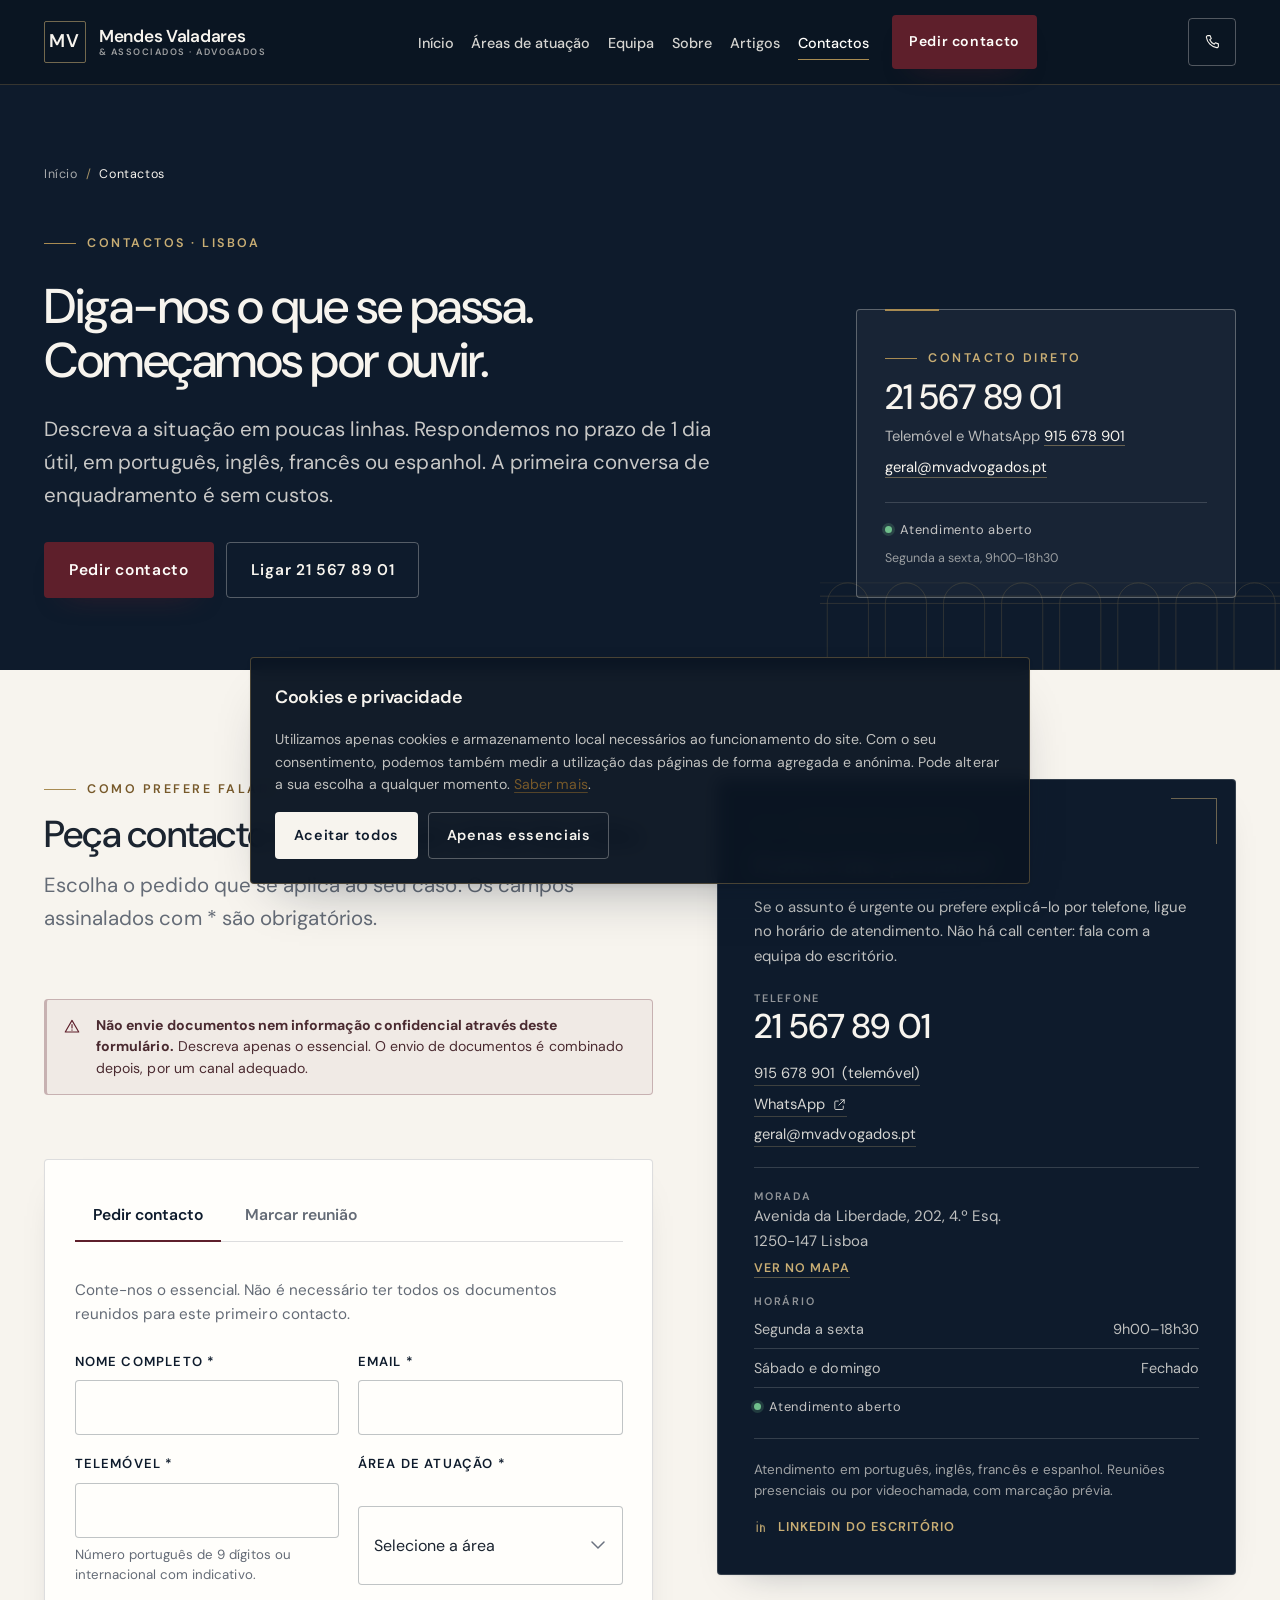
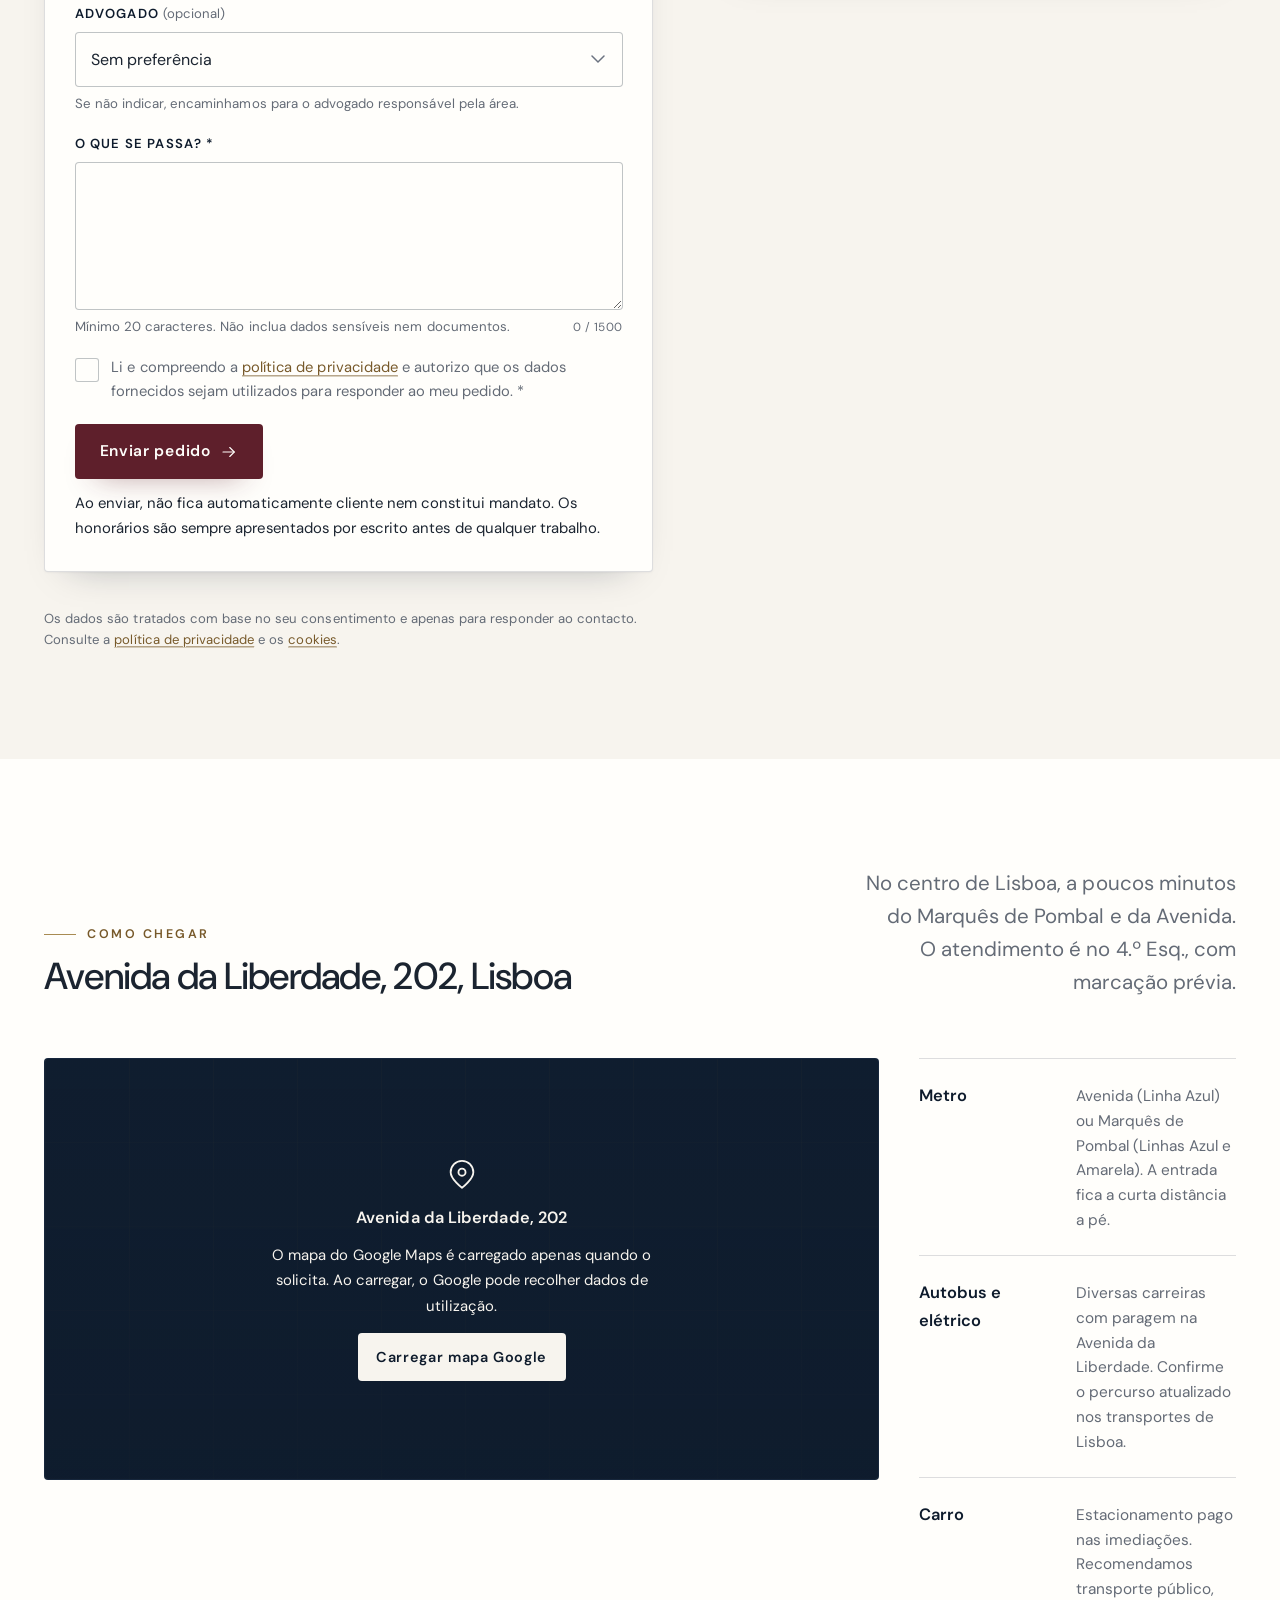
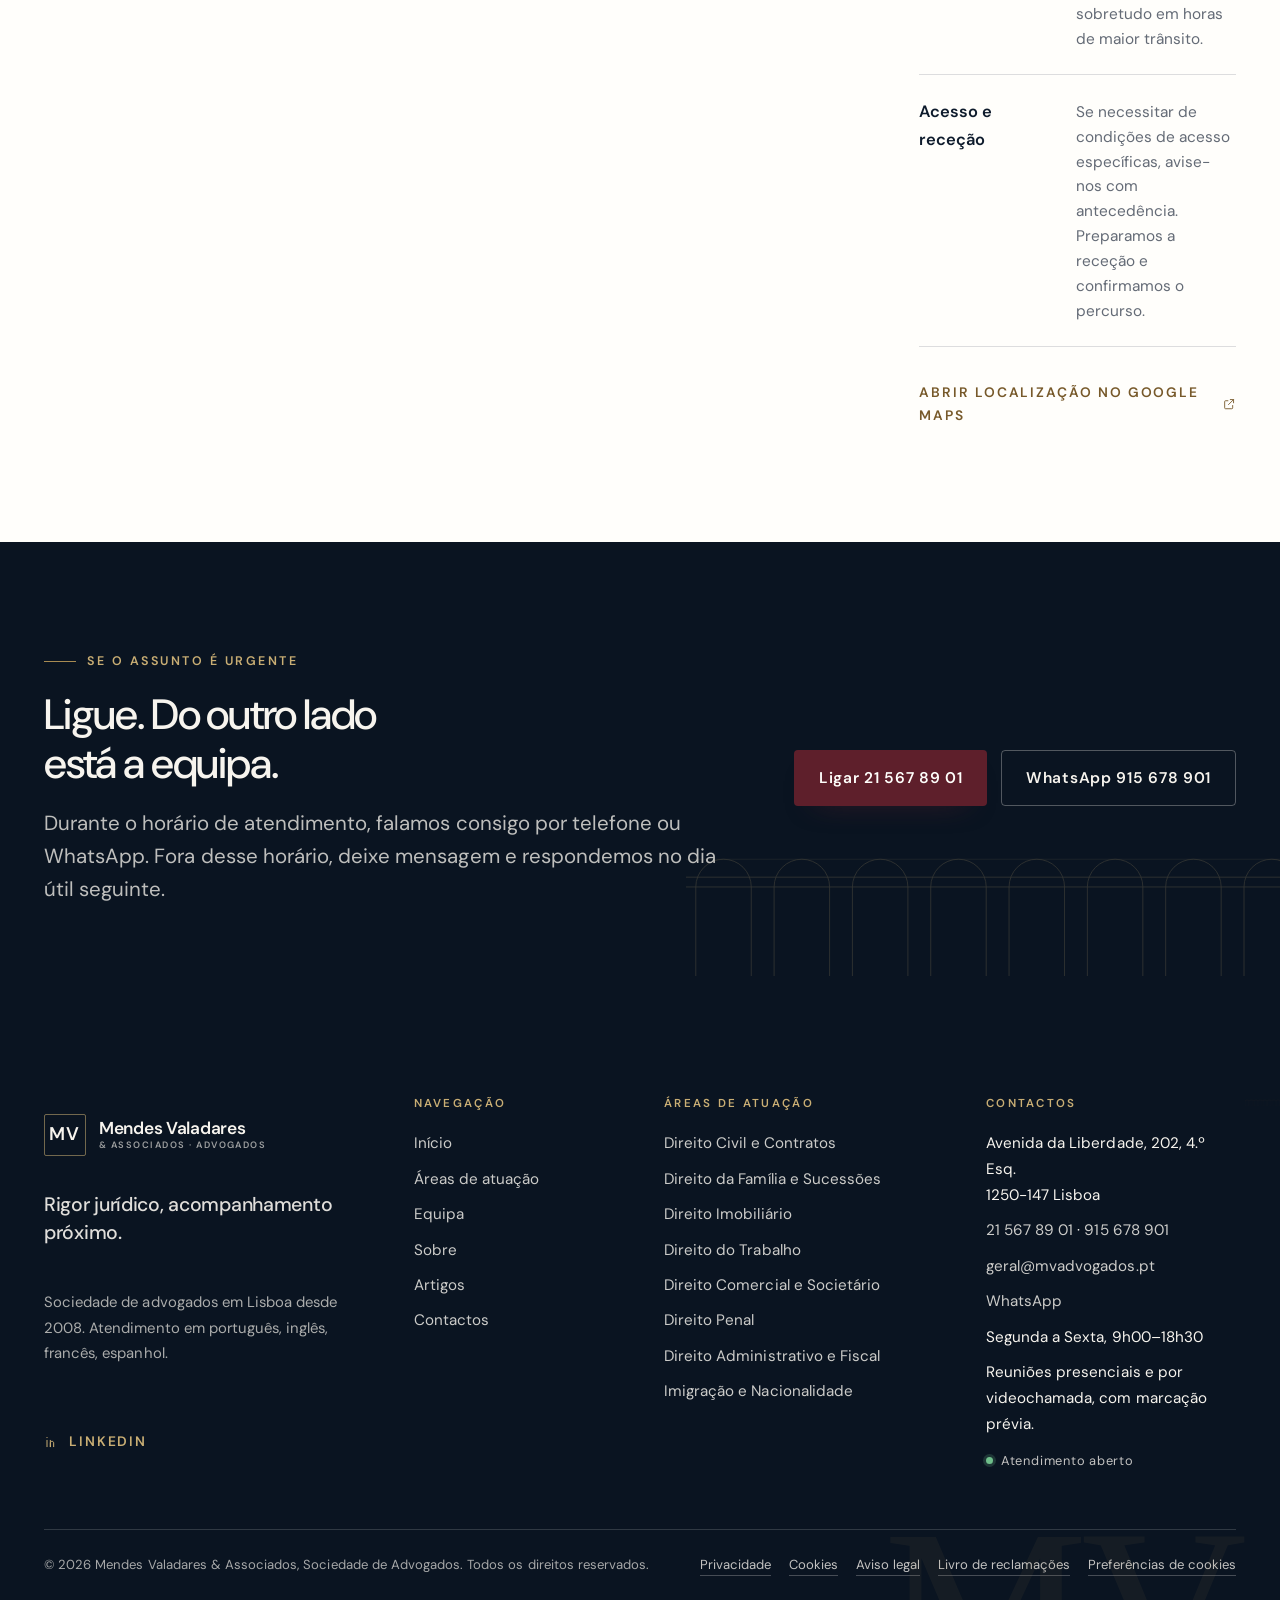
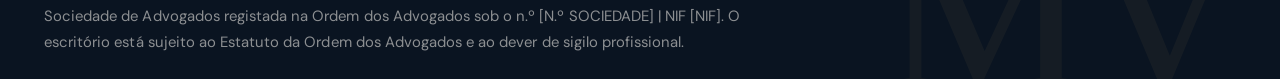
<file: contactos.html>
<!DOCTYPE html>
<html lang="pt-PT">
<head>
  <meta charset="utf-8">
  <meta name="viewport" content="width=device-width, initial-scale=1">
  <title>Contactos e marcações — Lisboa | Mendes Valadares</title>
  <meta name="description" content="Peça contacto ou marque reunião com a Mendes Valadares &amp; Associados, na Avenida da Liberdade, Lisboa. Resposta no prazo de 1 dia útil.">
  <link rel="canonical" href="https://mendes-valadares.vercel.app/contactos.html">
  <meta name="theme-color" content="#0E1B2C">
  <meta name="author" content="Mendes Valadares &amp; Associados, Sociedade de Advogados">

  <!-- Open Graph / redes sociais -->
  <meta property="og:type" content="website">
  <meta property="og:locale" content="pt_PT">
  <meta property="og:site_name" content="Mendes Valadares &amp; Associados">
  <meta property="og:title" content="Contactos e marcações — Lisboa | Mendes Valadares">
  <meta property="og:description" content="Peça contacto ou marque reunião com a Mendes Valadares &amp; Associados, na Avenida da Liberdade, Lisboa. Resposta no prazo de 1 dia útil.">
  <meta property="og:url" content="https://mendes-valadares.vercel.app/contactos.html">
  <meta property="og:image" content="https://mendes-valadares.vercel.app/images/og-image.jpg">
  <meta property="og:image:width" content="1200">
  <meta property="og:image:height" content="630">
  <meta property="og:image:alt" content="Vista sobre os telhados de Lisboa, com edifícios históricos ao fundo">
  <meta name="twitter:card" content="summary_large_image">
  <meta name="twitter:title" content="Contactos e marcações — Lisboa | Mendes Valadares">
  <meta name="twitter:description" content="Peça contacto ou marque reunião com a Mendes Valadares &amp; Associados, na Avenida da Liberdade, Lisboa. Resposta no prazo de 1 dia útil.">

  <!-- Ícones e tipografia -->
  <link rel="icon" href="images/favicon.svg" type="image/svg+xml">
  <link rel="apple-touch-icon" href="images/apple-touch-icon.png">
  <link rel="preload" href="fonts/dm-sans-latin.woff2" as="font" type="font/woff2" crossorigin>
  <link rel="preload" href="fonts/dm-sans-italic-latin.woff2" as="font" type="font/woff2" crossorigin>
  <link rel="stylesheet" href="css/fonts.css">
  <link rel="stylesheet" href="css/style.css">

  <script>document.documentElement.classList.add('js');</script>

  <!-- Dados estruturados: página de contacto e migalhas -->
  <script type="application/ld+json">
  {
    "@context": "https://schema.org",
    "@type": "ContactPage",
    "name": "Contactos e marcações — Mendes Valadares & Associados",
    "url": "https://mendes-valadares.vercel.app/contactos.html",
    "inLanguage": "pt-PT",
    "description": "Contactos, horário, marcação de reuniões e localização da Mendes Valadares & Associados, em Lisboa.",
    "mainEntity": {
      "@type": "LegalService",
      "@id": "https://mendes-valadares.vercel.app/#escritorio",
      "name": "Mendes Valadares & Associados, Sociedade de Advogados",
      "url": "https://mendes-valadares.vercel.app/",
      "telephone": "+351215678901",
      "email": "geral@mvadvogados.pt",
      "address": {
        "@type": "PostalAddress",
        "streetAddress": "Avenida da Liberdade, 202, 4.º Esq.",
        "postalCode": "1250-147",
        "addressLocality": "Lisboa",
        "addressCountry": "PT"
      },
      "contactPoint": {
        "@type": "ContactPoint",
        "contactType": "customer service",
        "telephone": "+351215678901",
        "email": "geral@mvadvogados.pt",
        "availableLanguage": ["pt", "en", "fr", "es"],
        "hoursAvailable": {
          "@type": "OpeningHoursSpecification",
          "dayOfWeek": ["Monday", "Tuesday", "Wednesday", "Thursday", "Friday"],
          "opens": "09:00",
          "closes": "18:30"
        }
      }
    }
  }
  </script>
  <script type="application/ld+json">
  {
    "@context": "https://schema.org",
    "@type": "BreadcrumbList",
    "itemListElement": [
      { "@type": "ListItem", "position": 1, "name": "Início", "item": "https://mendes-valadares.vercel.app/" },
      { "@type": "ListItem", "position": 2, "name": "Contactos", "item": "https://mendes-valadares.vercel.app/contactos.html" }
    ]
  }
  </script>
</head>
<body data-page="contactos">
  <div id="site-header"></div>

  <main id="conteudo" tabindex="-1">
    <!-- HERÓI -->
    <section class="page-hero contact-hero">
      <div class="ornament ornament--hero" data-ornament="arches" aria-hidden="true"></div>
      <div class="container">
        <nav class="crumbs" aria-label="Caminho">
          <a href="index.html">Início</a>
          <span class="crumbs__sep" aria-hidden="true">/</span>
          <span aria-current="page">Contactos</span>
        </nav>
        <div class="contact-hero__grid">
          <div class="contact-hero__copy">
            <p class="eyebrow">Contactos · Lisboa</p>
            <h1 class="page-hero__title">Diga-nos o que se passa.<br>Começamos por ouvir.</h1>
            <p class="lead">Descreva a situação em poucas linhas. Respondemos no prazo de 1 dia útil, em português, inglês, francês ou espanhol. A primeira conversa de enquadramento é sem custos.</p>
            <div class="contact-hero__actions">
              <a class="btn btn--primary" href="#formulario">Pedir contacto</a>
              <a class="btn btn--ghost" href="tel:+351215678901">Ligar 21 567 89 01</a>
            </div>
          </div>
          <aside class="contact-quick" aria-labelledby="contacto-direto-title">
            <p class="eyebrow" id="contacto-direto-title">Contacto direto</p>
            <p class="contact-quick__phone"><a href="tel:+351215678901" data-site-phone>21 567 89 01</a></p>
            <p class="contact-quick__alt">Telemóvel e WhatsApp <a href="tel:+351915678901" data-site-mobile>915 678 901</a></p>
            <a class="contact-quick__email" href="mailto:geral@mvadvogados.pt" data-site-email>geral@mvadvogados.pt</a>
            <div class="contact-quick__foot">
              <span class="status" data-open-status data-open="false">
                <span class="status__dot" aria-hidden="true"></span>
                <span class="status__text">Atendimento</span>
                <span class="visually-hidden status__full"></span>
              </span>
              <span>Segunda a sexta, 9h00–18h30</span>
            </div>
          </aside>
        </div>
      </div>
    </section>

    <!-- FORMULÁRIOS E CONTACTOS -->
    <section class="section" id="formulario" aria-labelledby="formulario-title">
      <div class="container">
        <div class="contact-grid">
          <div class="contact-panel">
            <div class="contact-panel__intro">
              <p class="eyebrow">Como prefere falar?</p>
              <h2 class="title-l" id="formulario-title">Peça contacto ou marque uma reunião</h2>
              <p class="lead">Escolha o pedido que se aplica ao seu caso. Os campos assinalados com * são obrigatórios.</p>
            </div>

            <div class="notice" role="note">
              <svg viewBox="0 0 24 24" fill="none" stroke="currentColor" stroke-width="1.5" stroke-linecap="round" stroke-linejoin="round" aria-hidden="true"><path d="M12 4.5 21 20H3z"/><path d="M12 10v4.5M12 17.2v.3"/></svg>
              <p><strong>Não envie documentos nem informação confidencial através deste formulário.</strong> Descreva apenas o essencial. O envio de documentos é combinado depois, por um canal adequado.</p>
            </div>

            <noscript>
              <div class="notice notice--neutral">
                <svg viewBox="0 0 24 24" fill="none" stroke="currentColor" stroke-width="1.5" stroke-linecap="round" stroke-linejoin="round" aria-hidden="true"><circle cx="12" cy="12" r="8.5"/><path d="M12 11v5.5M12 7.8v.3"/></svg>
                <p>O formulário necessita de JavaScript. Pode falar connosco por telefone (<a class="link-line" href="tel:+351215678901">21 567 89 01</a>) ou por email (<a class="link-line" href="mailto:geral@mvadvogados.pt">geral@mvadvogados.pt</a>).</p>
              </div>
            </noscript>

            <div class="contact-form-shell">
              <div class="tabs" data-tabs>
                <div class="tabs__list" role="tablist" aria-label="Tipo de pedido">
                  <button class="tabs__tab" type="button" id="tab-pedido" role="tab" aria-selected="true" aria-controls="painel-pedido" tabindex="0">Pedir contacto</button>
                  <button class="tabs__tab" type="button" id="tab-reuniao" role="tab" aria-selected="false" aria-controls="painel-reuniao" tabindex="-1">Marcar reunião</button>
                </div>

                <!-- PEDIR CONTACTO -->
                <section class="tabs__panel" id="painel-pedido" role="tabpanel" aria-labelledby="tab-pedido" tabindex="0">
                  <p class="tabs__intro">Conte-nos o essencial. Não é necessário ter todos os documentos reunidos para este primeiro contacto.</p>

                  <div data-form-stage="contact">
                    <form class="form" data-contact-form="contact" novalidate>
                      <p class="form__alert" data-form-alert role="alert" hidden></p>
                      <p class="form__context" data-prefill-note hidden></p>

                      <div class="form__row form__row--2">
                        <div class="field" data-field="nome">
                          <label class="field__label" for="pedido-nome">Nome completo *</label>
                          <input class="input" id="pedido-nome" name="nome" type="text" autocomplete="name" required aria-describedby="pedido-nome-error" data-validate="nome">
                          <p class="field__error" id="pedido-nome-error" role="alert"></p>
                        </div>
                        <div class="field" data-field="email">
                          <label class="field__label" for="pedido-email">Email *</label>
                          <input class="input" id="pedido-email" name="email" type="email" autocomplete="email" inputmode="email" required aria-describedby="pedido-email-error" data-validate="email">
                          <p class="field__error" id="pedido-email-error" role="alert"></p>
                        </div>
                      </div>

                      <div class="form__row form__row--2">
                        <div class="field" data-field="telefone">
                          <label class="field__label" for="pedido-telefone">Telemóvel *</label>
                          <input class="input" id="pedido-telefone" name="telefone" type="tel" autocomplete="tel" inputmode="tel" required aria-describedby="pedido-telefone-hint pedido-telefone-error" data-validate="telefone">
                          <p class="field__hint" id="pedido-telefone-hint">Número português de 9 dígitos ou internacional com indicativo.</p>
                          <p class="field__error" id="pedido-telefone-error" role="alert"></p>
                        </div>
                        <div class="field" data-field="area">
                          <label class="field__label" for="pedido-area">Área de atuação *</label>
                          <select class="select" id="pedido-area" name="area" required aria-describedby="pedido-area-error" data-area-select>
                            <option value="">Selecione a área</option>
                          </select>
                          <p class="field__error" id="pedido-area-error" role="alert"></p>
                        </div>
                      </div>

                      <div class="field" data-field="advogado">
                        <label class="field__label" for="pedido-advogado">Advogado <span class="optional">(opcional)</span></label>
                        <select class="select" id="pedido-advogado" name="advogado" data-lawyer-select>
                          <option value="">Sem preferência</option>
                        </select>
                        <p class="field__hint">Se não indicar, encaminhamos para o advogado responsável pela área.</p>
                      </div>

                      <div class="field" data-field="mensagem">
                        <label class="field__label" for="pedido-mensagem">O que se passa? *</label>
                        <textarea class="textarea" id="pedido-mensagem" name="mensagem" required minlength="20" maxlength="1500" aria-describedby="pedido-mensagem-hint pedido-mensagem-error" data-message-input></textarea>
                        <div class="field__meta">
                          <p class="field__hint" id="pedido-mensagem-hint">Mínimo 20 caracteres. Não inclua dados sensíveis nem documentos.</p>
                          <span class="field__count" data-message-count aria-hidden="true">0 / 1500</span>
                        </div>
                        <p class="field__error" id="pedido-mensagem-error" role="alert"></p>
                      </div>

                      <div class="field" data-field="privacidade">
                        <div class="check">
                          <input id="pedido-privacidade" name="privacidade" type="checkbox" required aria-describedby="pedido-privacidade-error" data-validate="privacidade">
                          <label for="pedido-privacidade">Li e compreendo a <a class="link-line" href="privacidade.html">política de privacidade</a> e autorizo que os dados fornecidos sejam utilizados para responder ao meu pedido. *</label>
                        </div>
                        <p class="field__error" id="pedido-privacidade-error" role="alert"></p>
                      </div>

                      <div class="form__actions">
                        <button class="btn btn--primary" type="submit" data-submit>Enviar pedido
                          <svg viewBox="0 0 24 24" width="18" height="18" fill="none" stroke="currentColor" stroke-width="1.5" stroke-linecap="round" stroke-linejoin="round" aria-hidden="true"><path d="M4 12h15"/><path d="M13 6l6 6-6 6"/></svg>
                        </button>
                        <p class="text-small">Ao enviar, não fica automaticamente cliente nem constitui mandato. Os honorários são sempre apresentados por escrito antes de qualquer trabalho.</p>
                      </div>
                    </form>
                  </div>

                  <div class="confirm" data-form-confirm="contact" hidden></div>
                </section>

                <!-- MARCAR REUNIÃO -->
                <section class="tabs__panel" id="painel-reuniao" role="tabpanel" aria-labelledby="tab-reuniao" tabindex="0" hidden>
                  <p class="tabs__intro">Escolha um dia útil e um horário. A marcação fica sujeita a confirmação pela equipa.</p>

                  <div data-form-stage="meeting">
                    <form class="form" data-contact-form="meeting" novalidate>
                      <p class="form__alert" data-form-alert role="alert" hidden></p>
                      <p class="form__context" data-prefill-note hidden></p>

                      <div class="form__row form__row--2">
                        <div class="field" data-field="nome">
                          <label class="field__label" for="reuniao-nome">Nome completo *</label>
                          <input class="input" id="reuniao-nome" name="nome" type="text" autocomplete="name" required aria-describedby="reuniao-nome-error" data-validate="nome">
                          <p class="field__error" id="reuniao-nome-error" role="alert"></p>
                        </div>
                        <div class="field" data-field="email">
                          <label class="field__label" for="reuniao-email">Email *</label>
                          <input class="input" id="reuniao-email" name="email" type="email" autocomplete="email" inputmode="email" required aria-describedby="reuniao-email-error" data-validate="email">
                          <p class="field__error" id="reuniao-email-error" role="alert"></p>
                        </div>
                      </div>

                      <div class="form__row form__row--2">
                        <div class="field" data-field="telefone">
                          <label class="field__label" for="reuniao-telefone">Telemóvel *</label>
                          <input class="input" id="reuniao-telefone" name="telefone" type="tel" autocomplete="tel" inputmode="tel" required aria-describedby="reuniao-telefone-hint reuniao-telefone-error" data-validate="telefone">
                          <p class="field__hint" id="reuniao-telefone-hint">Número português de 9 dígitos ou internacional com indicativo.</p>
                          <p class="field__error" id="reuniao-telefone-error" role="alert"></p>
                        </div>
                        <div class="field" data-field="area">
                          <label class="field__label" for="reuniao-area">Área de atuação *</label>
                          <select class="select" id="reuniao-area" name="area" required aria-describedby="reuniao-area-error" data-area-select>
                            <option value="">Selecione a área</option>
                          </select>
                          <p class="field__error" id="reuniao-area-error" role="alert"></p>
                        </div>
                      </div>

                      <div class="field" data-field="advogado">
                        <label class="field__label" for="reuniao-advogado">Advogado <span class="optional">(opcional)</span></label>
                        <select class="select" id="reuniao-advogado" name="advogado" data-lawyer-select>
                          <option value="">Sem preferência</option>
                        </select>
                        <p class="field__hint">Se não indicar, encaminhamos para o advogado responsável pela área.</p>
                      </div>

                      <div class="form__row form__row--2">
                        <div class="field" data-field="data">
                          <label class="field__label" for="reuniao-data">Dia pretendido *</label>
                          <input class="input" id="reuniao-data" name="data" type="date" required aria-describedby="reuniao-data-hint reuniao-data-error" data-date-input>
                          <p class="field__hint" id="reuniao-data-hint">Apenas dias úteis, de segunda a sexta.</p>
                          <p class="field__error" id="reuniao-data-error" role="alert"></p>
                        </div>
                        <div class="field" data-field="formato">
                          <span class="field__label" id="reuniao-formato-label">Formato *</span>
                          <div class="segmented" role="group" aria-labelledby="reuniao-formato-label">
                            <label class="segmented__option"><input type="radio" name="formato" value="presencial" checked> Presencial</label>
                            <label class="segmented__option"><input type="radio" name="formato" value="videochamada"> Videochamada</label>
                          </div>
                        </div>
                      </div>

                      <div class="field" data-field="horario">
                        <fieldset class="field__fieldset" aria-describedby="reuniao-horario-hint reuniao-horario-error">
                          <legend class="field__label">Horário pretendido *</legend>
                          <p class="field__hint" id="reuniao-horario-hint">Reuniões de 30 minutos, entre as 9h00 e as 18h30.</p>
                          <div class="slots" data-time-slots>
                            <p class="slots__placeholder">Escolha primeiro um dia útil para ver os horários disponíveis.</p>
                          </div>
                          <p class="field__error" id="reuniao-horario-error" role="alert"></p>
                        </fieldset>
                      </div>

                      <div class="field" data-field="notas">
                        <label class="field__label" for="reuniao-notas">Informação útil <span class="optional">(opcional)</span></label>
                        <textarea class="textarea textarea--short" id="reuniao-notas" name="notas" maxlength="800" aria-describedby="reuniao-notas-hint"></textarea>
                        <p class="field__hint" id="reuniao-notas-hint">Basta uma ou duas linhas de contexto. Não envie documentos.</p>
                      </div>

                      <div class="field" data-field="privacidade">
                        <div class="check">
                          <input id="reuniao-privacidade" name="privacidade" type="checkbox" required aria-describedby="reuniao-privacidade-error" data-validate="privacidade">
                          <label for="reuniao-privacidade">Li e compreendo a <a class="link-line" href="privacidade.html">política de privacidade</a> e autorizo que os dados fornecidos sejam utilizados para responder ao meu pedido. *</label>
                        </div>
                        <p class="field__error" id="reuniao-privacidade-error" role="alert"></p>
                      </div>

                      <div class="form__actions">
                        <button class="btn btn--primary" type="submit" data-submit>Pedir reunião
                          <svg viewBox="0 0 24 24" width="18" height="18" fill="none" stroke="currentColor" stroke-width="1.5" stroke-linecap="round" stroke-linejoin="round" aria-hidden="true"><path d="M4 12h15"/><path d="M13 6l6 6-6 6"/></svg>
                        </button>
                        <p class="text-small">Este envio é um pedido de marcação, não uma reserva automática. Confirmamos a disponibilidade por email ou telefone.</p>
                      </div>
                    </form>
                  </div>

                  <div class="confirm" data-form-confirm="meeting" hidden></div>
                </section>
              </div>
            </div>

            <p class="content-note">Os dados são tratados com base no seu consentimento e apenas para responder ao contacto. Consulte a <a class="link-line" href="privacidade.html">política de privacidade</a> e os <a class="link-line" href="cookies.html">cookies</a>.</p>
          </div>

          <!-- CONTACTOS DIRETOS -->
          <div class="contact-side-wrap">
            <aside class="contact-side" aria-labelledby="contact-side-title">
              <div class="contact-side__ornament" aria-hidden="true"></div>
              <p class="eyebrow">Contactos diretos</p>
              <h2 class="title-m" id="contact-side-title">Prefere falar primeiro?</h2>
              <p class="contact-side__intro">Se o assunto é urgente ou prefere explicá-lo por telefone, ligue no horário de atendimento. Não há call center: fala com a equipa do escritório.</p>

              <a class="contact-side__phone" href="tel:+351215678901" data-site-phone-link>
                <span class="contact-side__phone-label">Telefone</span>
                <span data-site-phone>21 567 89 01</span>
              </a>
              <div class="contact-side__channels">
                <a href="tel:+351915678901" data-site-mobile-link>915 678 901 <span class="text-small">(telemóvel)</span></a>
                <a href="https://wa.me/351915678901" target="_blank" rel="noopener">WhatsApp
                  <svg viewBox="0 0 24 24" width="15" height="15" fill="none" stroke="currentColor" stroke-width="1.5" stroke-linecap="round" stroke-linejoin="round" aria-hidden="true"><path d="M14 4.5h5.5V10"/><path d="M19.5 4.5 11 13"/><path d="M18 14.5v4a1.5 1.5 0 0 1-1.5 1.5H6A1.5 1.5 0 0 1 4.5 18.5V8A1.5 1.5 0 0 1 6 6.5h4"/></svg>
                </a>
                <a href="mailto:geral@mvadvogados.pt" data-site-email>geral@mvadvogados.pt</a>
              </div>

              <div class="contact-side__rule"></div>

              <address class="contact-side__address">
                <span class="contact-side__label">Morada</span>
                Avenida da Liberdade, 202, 4.º Esq.<br>
                1250-147 Lisboa
                <a class="contact-side__link" href="#mapa">Ver no mapa</a>
              </address>

              <div class="contact-side__hours">
                <span class="contact-side__label">Horário</span>
                <div class="opening-hours">
                  <div class="opening-hours__row"><span>Segunda a sexta</span><span>9h00–18h30</span></div>
                  <div class="opening-hours__row"><span>Sábado e domingo</span><span>Fechado</span></div>
                </div>
                <span class="status" data-open-status data-open="false">
                  <span class="status__dot" aria-hidden="true"></span>
                  <span class="status__text">Atendimento</span>
                  <span class="visually-hidden status__full"></span>
                </span>
              </div>

              <div class="contact-side__rule"></div>

              <p class="contact-side__note">Atendimento em português, inglês, francês e espanhol. Reuniões presenciais ou por videochamada, com marcação prévia.</p>
              <a class="contact-side__linkedin" href="https://www.linkedin.com/company/mendes-valadares-associados" target="_blank" rel="noopener">
                <svg viewBox="0 0 24 24" width="17" height="17" fill="none" stroke="currentColor" stroke-width="1.5" stroke-linecap="round" stroke-linejoin="round" aria-hidden="true"><path d="M4.5 9.5V19M4.5 5.2v.3"/><path d="M9.5 19v-5.4c0-1.6 1-2.6 2.5-2.6s2.5 1 2.5 2.6V19"/><path d="M9.5 9.5V19"/></svg>
                LinkedIn do escritório
              </a>
            </aside>
          </div>
        </div>
      </div>
    </section>

    <!-- MAPA E COMO CHEGAR -->
    <section class="section section--warm" id="mapa" aria-labelledby="mapa-title">
      <div class="container">
        <div class="section-head section-head--split">
          <div class="stack-s">
            <p class="eyebrow">Como chegar</p>
            <h2 class="title-l" id="mapa-title">Avenida da Liberdade, 202, Lisboa</h2>
          </div>
          <div class="section-head__aside">
            <p class="lead">No centro de Lisboa, a poucos minutos do Marquês de Pombal e da Avenida. O atendimento é no 4.º Esq., com marcação prévia.</p>
          </div>
        </div>

        <div class="contact-map-layout">
          <div class="map" data-map data-map-query="Avenida da Liberdade, 202, Lisboa">
            <div class="map__placeholder">
              <div class="map__placeholder-inner">
                <svg viewBox="0 0 24 24" width="34" height="34" fill="none" stroke="currentColor" stroke-width="1.3" stroke-linecap="round" stroke-linejoin="round" aria-hidden="true"><path d="M20 10c0 5-8 11-8 11s-8-6-8-11a8 8 0 1 1 16 0Z"/><circle cx="12" cy="10" r="2.5"/></svg>
                <p class="title-s">Avenida da Liberdade, 202</p>
                <p class="text-small">O mapa do Google Maps é carregado apenas quando o solicita. Ao carregar, o Google pode recolher dados de utilização.</p>
                <button class="btn btn--light btn--sm" type="button" data-map-load>Carregar mapa Google</button>
              </div>
            </div>
          </div>

          <div class="contact-arrival">
            <div class="situations">
              <div class="situation">
                <p class="situation__title">Metro</p>
                <p class="situation__text">Avenida (Linha Azul) ou Marquês de Pombal (Linhas Azul e Amarela). A entrada fica a curta distância a pé.</p>
              </div>
              <div class="situation">
                <p class="situation__title">Autobus e elétrico</p>
                <p class="situation__text">Diversas carreiras com paragem na Avenida da Liberdade. Confirme o percurso atualizado nos transportes de Lisboa.</p>
              </div>
              <div class="situation">
                <p class="situation__title">Carro</p>
                <p class="situation__text">Estacionamento pago nas imediações. Recomendamos transporte público, sobretudo em horas de maior trânsito.</p>
              </div>
              <div class="situation">
                <p class="situation__title">Acesso e receção</p>
                <p class="situation__text">Se necessitar de condições de acesso específicas, avise-nos com antecedência. Preparamos a receção e confirmamos o percurso.</p>
              </div>
            </div>
            <a class="link-arrow mt-m" href="https://www.google.com/maps/search/?api=1&amp;query=Avenida+da+Liberdade+202+Lisboa" target="_blank" rel="noopener">Abrir localização no Google Maps
              <svg viewBox="0 0 24 24" width="15" height="15" fill="none" stroke="currentColor" stroke-width="1.5" stroke-linecap="round" stroke-linejoin="round" aria-hidden="true"><path d="M14 4.5h5.5V10"/><path d="M19.5 4.5 11 13"/><path d="M18 14.5v4a1.5 1.5 0 0 1-1.5 1.5H6A1.5 1.5 0 0 1 4.5 18.5V8A1.5 1.5 0 0 1 6 6.5h4"/></svg>
            </a>
          </div>
        </div>
      </div>
    </section>

    <!-- CHAMADA FINAL -->
    <section class="section section--navy-deep cta-band" aria-labelledby="contactos-cta-title">
      <div class="ornament ornament--cta" data-ornament="arches" aria-hidden="true"></div>
      <div class="container cta-band__inner">
        <div class="stack-m">
          <p class="eyebrow">Se o assunto é urgente</p>
          <h2 class="cta-band__title" id="contactos-cta-title">Ligue. Do outro lado<br>está a equipa.</h2>
          <p class="lead">Durante o horário de atendimento, falamos consigo por telefone ou WhatsApp. Fora desse horário, deixe mensagem e respondemos no dia útil seguinte.</p>
        </div>
        <div class="cta-band__actions">
          <a class="btn btn--primary" href="tel:+351215678901">Ligar 21 567 89 01</a>
          <a class="btn btn--ghost" href="https://wa.me/351915678901" target="_blank" rel="noopener">WhatsApp 915 678 901</a>
        </div>
      </div>
    </section>
  </main>

  <div id="site-footer"></div>
  <script type="module" src="js/contact.js"></script>
</body>
</html>
</file>
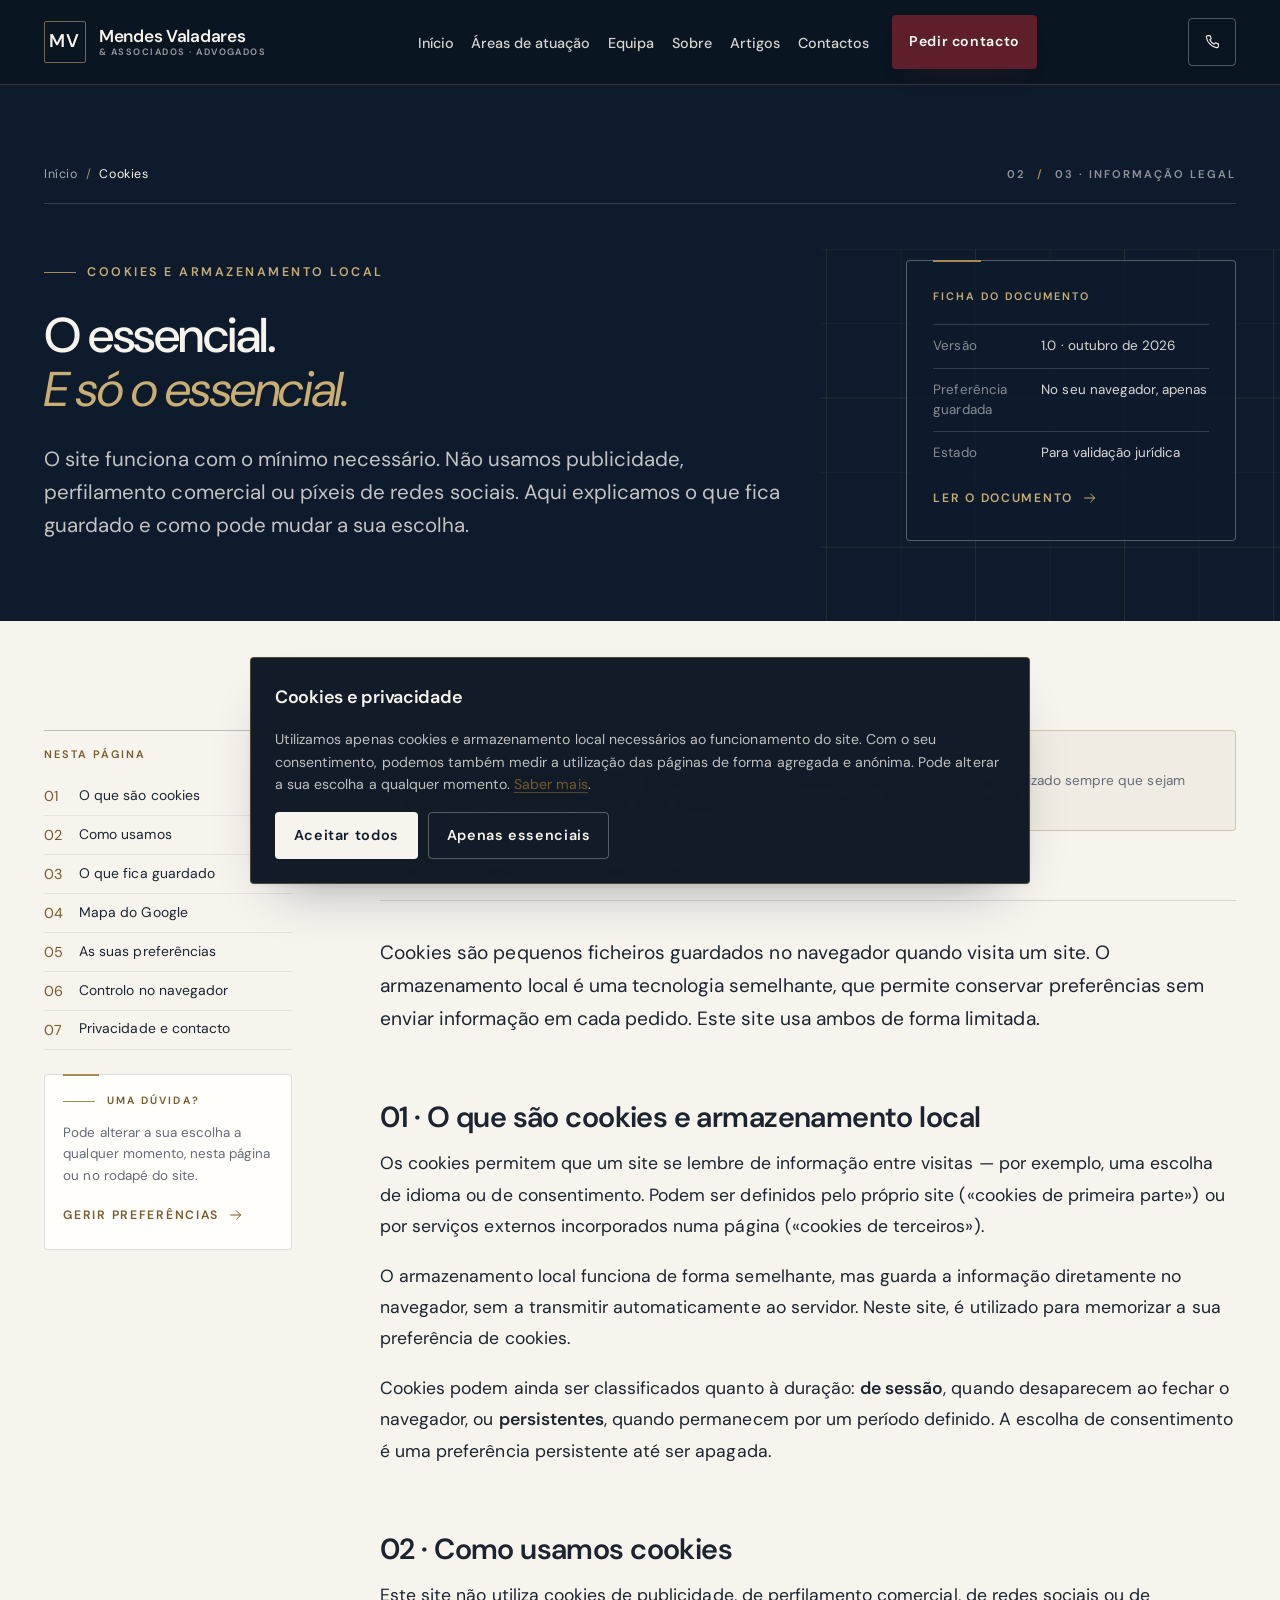
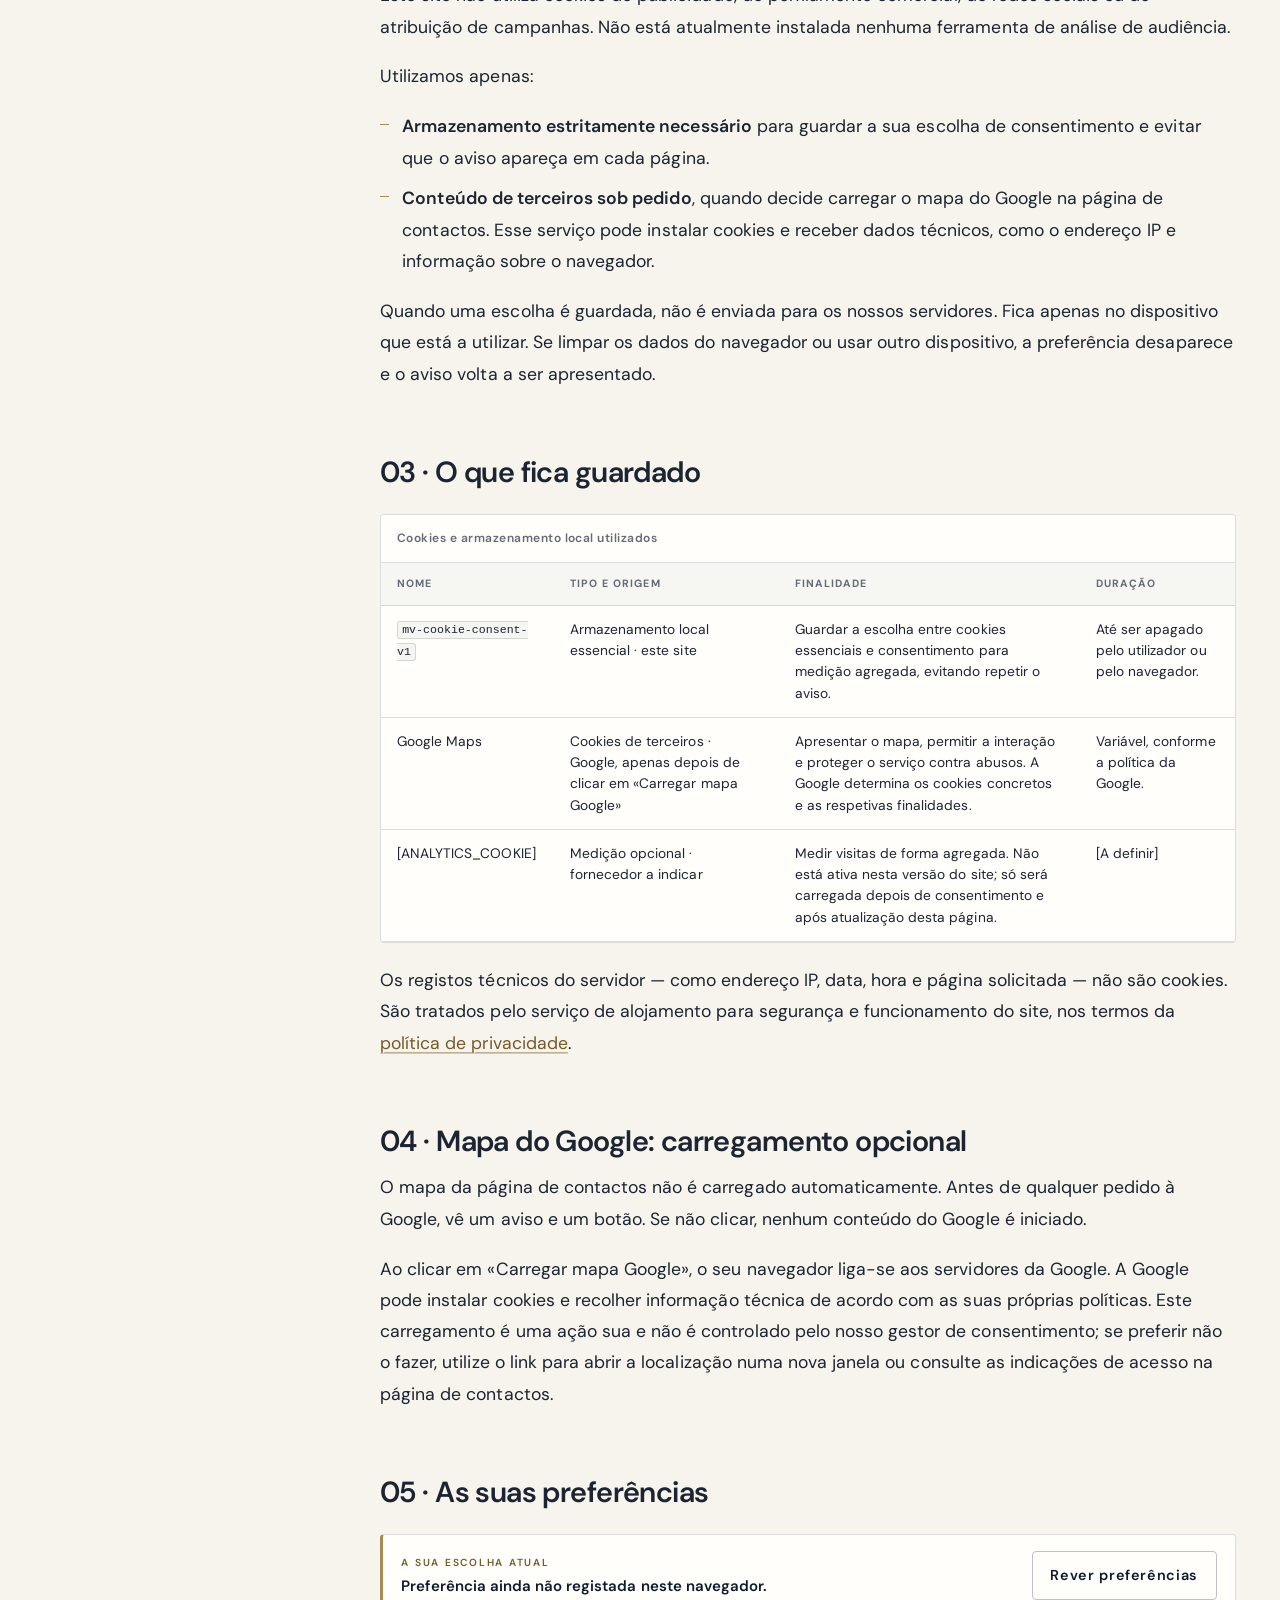
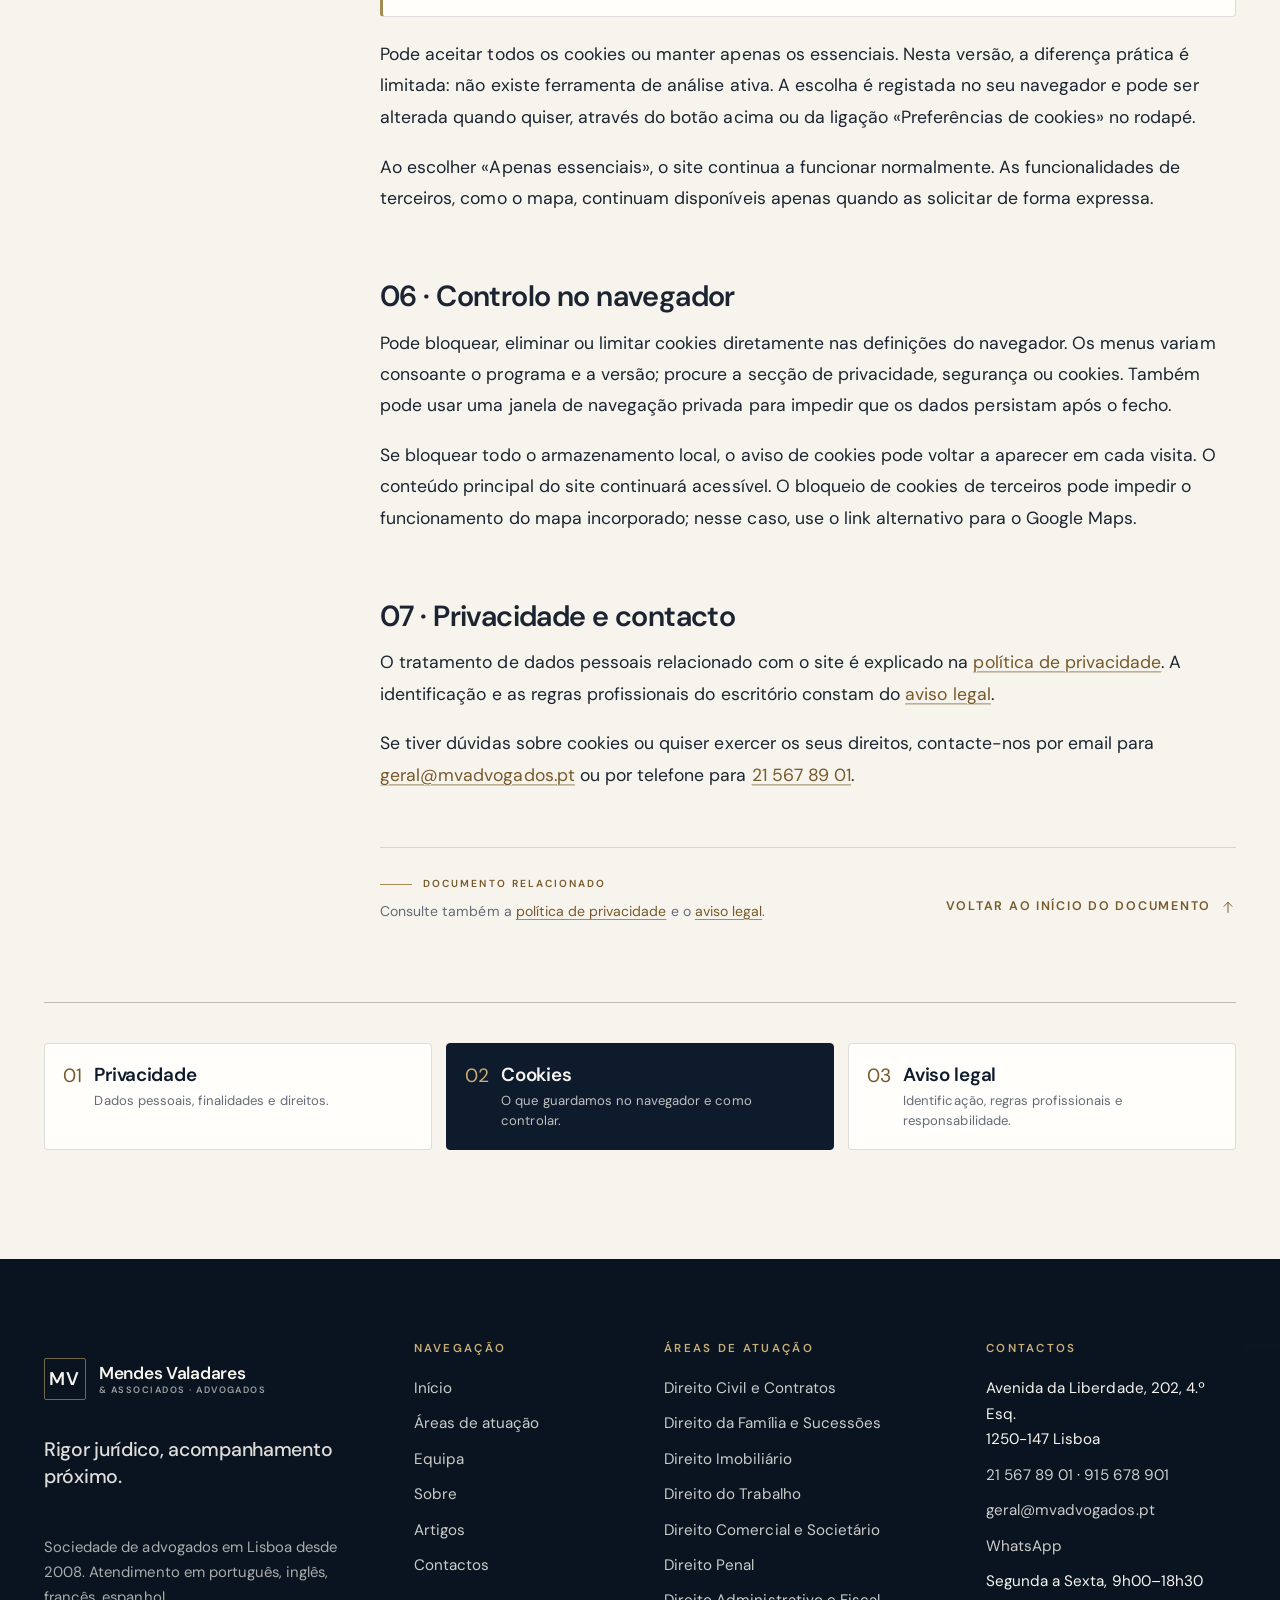
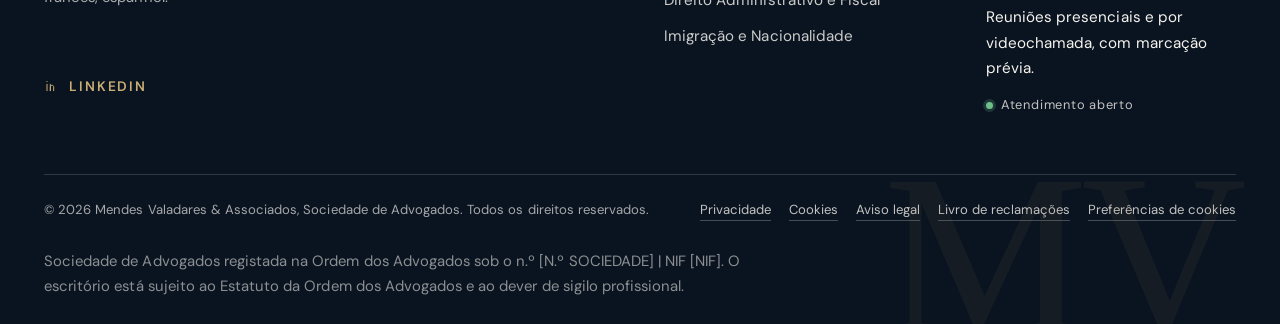
<file: cookies.html>
<!DOCTYPE html>
<html lang="pt-PT">
<head>
  <meta charset="utf-8">
  <meta name="viewport" content="width=device-width, initial-scale=1">
  <title>Política de cookies | Mendes Valadares</title>
  <meta name="description" content="Que cookies e armazenamento local usamos, para que servem, como gerir preferências e o que acontece ao carregar o mapa do Google.">
  <link rel="canonical" href="https://mendes-valadares.vercel.app/cookies.html">
  <meta name="robots" content="index, follow">
  <meta name="theme-color" content="#0E1B2C">
  <meta name="author" content="Mendes Valadares &amp; Associados, Sociedade de Advogados">

  <!-- Open Graph / redes sociais -->
  <meta property="og:type" content="website">
  <meta property="og:locale" content="pt_PT">
  <meta property="og:site_name" content="Mendes Valadares &amp; Associados">
  <meta property="og:title" content="Política de cookies | Mendes Valadares">
  <meta property="og:description" content="Que cookies e armazenamento local usamos, para que servem, como gerir preferências e o que acontece ao carregar o mapa do Google.">
  <meta property="og:url" content="https://mendes-valadares.vercel.app/cookies.html">
  <meta property="og:image" content="https://mendes-valadares.vercel.app/images/og-image.jpg">
  <meta property="og:image:width" content="1200">
  <meta property="og:image:height" content="630">
  <meta property="og:image:alt" content="Vista sobre os telhados de Lisboa, com edifícios históricos ao fundo">
  <meta name="twitter:card" content="summary_large_image">
  <meta name="twitter:title" content="Política de cookies | Mendes Valadares">
  <meta name="twitter:description" content="Que cookies e armazenamento local usamos, para que servem, como gerir preferências e o que acontece ao carregar o mapa do Google.">

  <!-- Ícones e tipografia -->
  <link rel="icon" href="images/favicon.svg" type="image/svg+xml">
  <link rel="apple-touch-icon" href="images/apple-touch-icon.png">
  <link rel="preload" href="fonts/dm-sans-latin.woff2" as="font" type="font/woff2" crossorigin>
  <link rel="preload" href="fonts/dm-sans-italic-latin.woff2" as="font" type="font/woff2" crossorigin>
  <link rel="stylesheet" href="css/fonts.css">
  <link rel="stylesheet" href="css/style.css">

  <script>document.documentElement.classList.add('js');</script>

  <!-- Dados estruturados: página e migalhas -->
  <script type="application/ld+json">
  {
    "@context": "https://schema.org",
    "@type": "WebPage",
    "name": "Política de cookies — Mendes Valadares & Associados",
    "url": "https://mendes-valadares.vercel.app/cookies.html",
    "description": "Política de cookies do site da Mendes Valadares & Associados.",
    "inLanguage": "pt-PT",
    "isPartOf": {
      "@type": "WebSite",
      "name": "Mendes Valadares & Associados",
      "url": "https://mendes-valadares.vercel.app/"
    },
    "about": { "@id": "https://mendes-valadares.vercel.app/#escritorio" }
  }
  </script>
  <script type="application/ld+json">
  {
    "@context": "https://schema.org",
    "@type": "BreadcrumbList",
    "itemListElement": [
      { "@type": "ListItem", "position": 1, "name": "Início", "item": "https://mendes-valadares.vercel.app/" },
      { "@type": "ListItem", "position": 2, "name": "Cookies", "item": "https://mendes-valadares.vercel.app/cookies.html" }
    ]
  }
  </script>
</head>
<body data-page="legal">
  <div id="site-header"></div>

  <main id="conteudo" tabindex="-1">
    <!-- HERÓI -->
    <section class="page-hero legal-hero">
      <div class="ornament ornament--hero" data-ornament="grid" aria-hidden="true"></div>
      <div class="container">
        <div class="legal-hero__top">
          <nav class="crumbs" aria-label="Caminho">
            <a href="index.html">Início</a>
            <span class="crumbs__sep" aria-hidden="true">/</span>
            <span aria-current="page">Cookies</span>
          </nav>
          <p class="legal-hero__doc">02 <span aria-hidden="true">/</span> 03 · Informação legal</p>
        </div>
        <div class="legal-hero__grid">
          <div class="legal-hero__copy">
            <p class="eyebrow">Cookies e armazenamento local</p>
            <h1 class="page-hero__title" id="legal-title">O essencial.<br><em>E só o essencial.</em></h1>
            <p class="lead">O site funciona com o mínimo necessário. Não usamos publicidade, perfilamento comercial ou píxeis de redes sociais. Aqui explicamos o que fica guardado e como pode mudar a sua escolha.</p>
          </div>
          <aside class="legal-hero__aside" aria-label="Ficha do documento">
            <p class="legal-hero__aside-label">Ficha do documento</p>
            <dl class="legal-hero__meta">
              <div>
                <dt>Versão</dt>
                <dd>1.0 · outubro de 2026</dd>
              </div>
              <div>
                <dt>Preferência guardada</dt>
                <dd>No seu navegador, apenas</dd>
              </div>
              <div>
                <dt>Estado</dt>
                <dd>Para validação jurídica</dd>
              </div>
            </dl>
            <a class="link-arrow" href="#documento">Ler o documento
              <svg width="15" height="15" viewBox="0 0 24 24" fill="none" stroke="currentColor" stroke-width="1.5" stroke-linecap="round" stroke-linejoin="round" aria-hidden="true"><path d="M4 12h15"/><path d="M13 6l6 6-6 6"/></svg>
            </a>
          </aside>
        </div>
      </div>
    </section>

    <!-- DOCUMENTO -->
    <section class="section legal-section" id="documento" aria-labelledby="legal-title">
      <div class="container">
        <div class="legal-layout">
          <aside class="legal-aside">
            <nav class="legal-index" aria-labelledby="indice-cookies">
              <p class="legal-index__title" id="indice-cookies">Nesta página</p>
              <ol>
                <li><a href="#o-que-sao"><span>01</span>O que são cookies</a></li>
                <li><a href="#como-usamos"><span>02</span>Como usamos</a></li>
                <li><a href="#cookies-utilizados"><span>03</span>O que fica guardado</a></li>
                <li><a href="#mapa"><span>04</span>Mapa do Google</a></li>
                <li><a href="#preferencias"><span>05</span>As suas preferências</a></li>
                <li><a href="#navegador"><span>06</span>Controlo no navegador</a></li>
                <li><a href="#privacidade"><span>07</span>Privacidade e contacto</a></li>
              </ol>
            </nav>
            <div class="legal-help">
              <p class="eyebrow">Uma dúvida?</p>
              <p>Pode alterar a sua escolha a qualquer momento, nesta página ou no rodapé do site.</p>
              <a class="link-arrow" href="#preferencias">Gerir preferências
                <svg width="15" height="15" viewBox="0 0 24 24" fill="none" stroke="currentColor" stroke-width="1.5" stroke-linecap="round" stroke-linejoin="round" aria-hidden="true"><path d="M4 12h15"/><path d="M13 6l6 6-6 6"/></svg>
              </a>
            </div>
          </aside>

          <article class="legal-doc" aria-label="Política de cookies">
            <div class="legal-review" role="note">
              <p class="legal-review__kicker">Nota de revisão</p>
              <p>Este texto é uma minuta de trabalho. Antes da publicação, deve ser confirmado por jurista e atualizado sempre que sejam adicionadas ferramentas de análise, vídeo, mapas incorporados ou outros conteúdos de terceiros.</p>
            </div>

            <p class="legal-doc__meta">Última atualização: 21 de outubro de 2026</p>

            <div class="legal-doc__body prose">
              <p class="legal-lead">Cookies são pequenos ficheiros guardados no navegador quando visita um site. O armazenamento local é uma tecnologia semelhante, que permite conservar preferências sem enviar informação em cada pedido. Este site usa ambos de forma limitada.</p>

              <h2 id="o-que-sao">01 · O que são cookies e armazenamento local</h2>
              <p>Os cookies permitem que um site se lembre de informação entre visitas — por exemplo, uma escolha de idioma ou de consentimento. Podem ser definidos pelo próprio site («cookies de primeira parte») ou por serviços externos incorporados numa página («cookies de terceiros»).</p>
              <p>O armazenamento local funciona de forma semelhante, mas guarda a informação diretamente no navegador, sem a transmitir automaticamente ao servidor. Neste site, é utilizado para memorizar a sua preferência de cookies.</p>
              <p>Cookies podem ainda ser classificados quanto à duração: <strong>de sessão</strong>, quando desaparecem ao fechar o navegador, ou <strong>persistentes</strong>, quando permanecem por um período definido. A escolha de consentimento é uma preferência persistente até ser apagada.</p>

              <h2 id="como-usamos">02 · Como usamos cookies</h2>
              <p>Este site não utiliza cookies de publicidade, de perfilamento comercial, de redes sociais ou de atribuição de campanhas. Não está atualmente instalada nenhuma ferramenta de análise de audiência.</p>
              <p>Utilizamos apenas:</p>
              <ul>
                <li><strong>Armazenamento estritamente necessário</strong> para guardar a sua escolha de consentimento e evitar que o aviso apareça em cada página.</li>
                <li><strong>Conteúdo de terceiros sob pedido</strong>, quando decide carregar o mapa do Google na página de contactos. Esse serviço pode instalar cookies e receber dados técnicos, como o endereço IP e informação sobre o navegador.</li>
              </ul>
              <p>Quando uma escolha é guardada, não é enviada para os nossos servidores. Fica apenas no dispositivo que está a utilizar. Se limpar os dados do navegador ou usar outro dispositivo, a preferência desaparece e o aviso volta a ser apresentado.</p>

              <h2 id="cookies-utilizados">03 · O que fica guardado</h2>
              <div class="table-wrap" role="region" aria-labelledby="tabela-cookies-title" tabindex="0">
                <table>
                  <caption id="tabela-cookies-title">Cookies e armazenamento local utilizados</caption>
                  <thead>
                    <tr>
                      <th scope="col">Nome</th>
                      <th scope="col">Tipo e origem</th>
                      <th scope="col">Finalidade</th>
                      <th scope="col">Duração</th>
                    </tr>
                  </thead>
                  <tbody>
                    <tr>
                      <td><code>mv-cookie-consent-v1</code></td>
                      <td>Armazenamento local essencial · este site</td>
                      <td>Guardar a escolha entre cookies essenciais e consentimento para medição agregada, evitando repetir o aviso.</td>
                      <td>Até ser apagado pelo utilizador ou pelo navegador.</td>
                    </tr>
                    <tr>
                      <td>Google Maps</td>
                      <td>Cookies de terceiros · Google, apenas depois de clicar em «Carregar mapa Google»</td>
                      <td>Apresentar o mapa, permitir a interação e proteger o serviço contra abusos. A Google determina os cookies concretos e as respetivas finalidades.</td>
                      <td>Variável, conforme a política da Google.</td>
                    </tr>
                    <tr>
                      <td>[ANALYTICS_COOKIE]</td>
                      <td>Medição opcional · fornecedor a indicar</td>
                      <td>Medir visitas de forma agregada. Não está ativa nesta versão do site; só será carregada depois de consentimento e após atualização desta página.</td>
                      <td>[A definir]</td>
                    </tr>
                  </tbody>
                </table>
              </div>
              <p>Os registos técnicos do servidor — como endereço IP, data, hora e página solicitada — não são cookies. São tratados pelo serviço de alojamento para segurança e funcionamento do site, nos termos da <a href="privacidade.html">política de privacidade</a>.</p>

              <h2 id="mapa">04 · Mapa do Google: carregamento opcional</h2>
              <p>O mapa da página de contactos não é carregado automaticamente. Antes de qualquer pedido à Google, vê um aviso e um botão. Se não clicar, nenhum conteúdo do Google é iniciado.</p>
              <p>Ao clicar em «Carregar mapa Google», o seu navegador liga-se aos servidores da Google. A Google pode instalar cookies e recolher informação técnica de acordo com as suas próprias políticas. Este carregamento é uma ação sua e não é controlado pelo nosso gestor de consentimento; se preferir não o fazer, utilize o link para abrir a localização numa nova janela ou consulte as indicações de acesso na página de contactos.</p>

              <h2 id="preferencias">05 · As suas preferências</h2>
              <div class="cookie-choice" data-consent-panel>
                <div>
                  <p class="cookie-choice__label">A sua escolha atual</p>
                  <p class="cookie-choice__value" data-consent-status>Preferência ainda não registada neste navegador.</p>
                </div>
                <button class="btn btn--ghost btn--sm" type="button" data-cookie-preferences>Rever preferências</button>
              </div>
              <p>Pode aceitar todos os cookies ou manter apenas os essenciais. Nesta versão, a diferença prática é limitada: não existe ferramenta de análise ativa. A escolha é registada no seu navegador e pode ser alterada quando quiser, através do botão acima ou da ligação «Preferências de cookies» no rodapé.</p>
              <p>Ao escolher «Apenas essenciais», o site continua a funcionar normalmente. As funcionalidades de terceiros, como o mapa, continuam disponíveis apenas quando as solicitar de forma expressa.</p>

              <h2 id="navegador">06 · Controlo no navegador</h2>
              <p>Pode bloquear, eliminar ou limitar cookies diretamente nas definições do navegador. Os menus variam consoante o programa e a versão; procure a secção de privacidade, segurança ou cookies. Também pode usar uma janela de navegação privada para impedir que os dados persistam após o fecho.</p>
              <p>Se bloquear todo o armazenamento local, o aviso de cookies pode voltar a aparecer em cada visita. O conteúdo principal do site continuará acessível. O bloqueio de cookies de terceiros pode impedir o funcionamento do mapa incorporado; nesse caso, use o link alternativo para o Google Maps.</p>

              <h2 id="privacidade">07 · Privacidade e contacto</h2>
              <p>O tratamento de dados pessoais relacionado com o site é explicado na <a href="privacidade.html">política de privacidade</a>. A identificação e as regras profissionais do escritório constam do <a href="aviso-legal.html">aviso legal</a>.</p>
              <p>Se tiver dúvidas sobre cookies ou quiser exercer os seus direitos, contacte-nos por email para <a href="mailto:geral@mvadvogados.pt">geral@mvadvogados.pt</a> ou por telefone para <a href="tel:+351215678901">21 567 89 01</a>.</p>
            </div>

            <footer class="legal-doc__foot">
              <div>
                <p class="eyebrow">Documento relacionado</p>
                <p>Consulte também a <a class="link-line" href="privacidade.html">política de privacidade</a> e o <a class="link-line" href="aviso-legal.html">aviso legal</a>.</p>
              </div>
              <a class="link-arrow" href="#documento">Voltar ao início do documento
                <svg width="15" height="15" viewBox="0 0 24 24" fill="none" stroke="currentColor" stroke-width="1.5" stroke-linecap="round" stroke-linejoin="round" aria-hidden="true"><path d="M12 20V5"/><path d="M6 11l6-6 6 6"/></svg>
              </a>
            </footer>
          </article>
        </div>

        <nav class="legal-crosslinks" aria-label="Outros documentos legais">
          <a href="privacidade.html">
            <span class="legal-crosslinks__num">01</span>
            <span class="legal-crosslinks__title">Privacidade</span>
            <span class="legal-crosslinks__text">Dados pessoais, finalidades e direitos.</span>
          </a>
          <a href="cookies.html" aria-current="page">
            <span class="legal-crosslinks__num">02</span>
            <span class="legal-crosslinks__title">Cookies</span>
            <span class="legal-crosslinks__text">O que guardamos no navegador e como controlar.</span>
          </a>
          <a href="aviso-legal.html">
            <span class="legal-crosslinks__num">03</span>
            <span class="legal-crosslinks__title">Aviso legal</span>
            <span class="legal-crosslinks__text">Identificação, regras profissionais e responsabilidade.</span>
          </a>
        </nav>
      </div>
    </section>
  </main>

  <div id="site-footer"></div>
  <script type="module" src="js/main.js"></script>
</body>
</html>
</file>
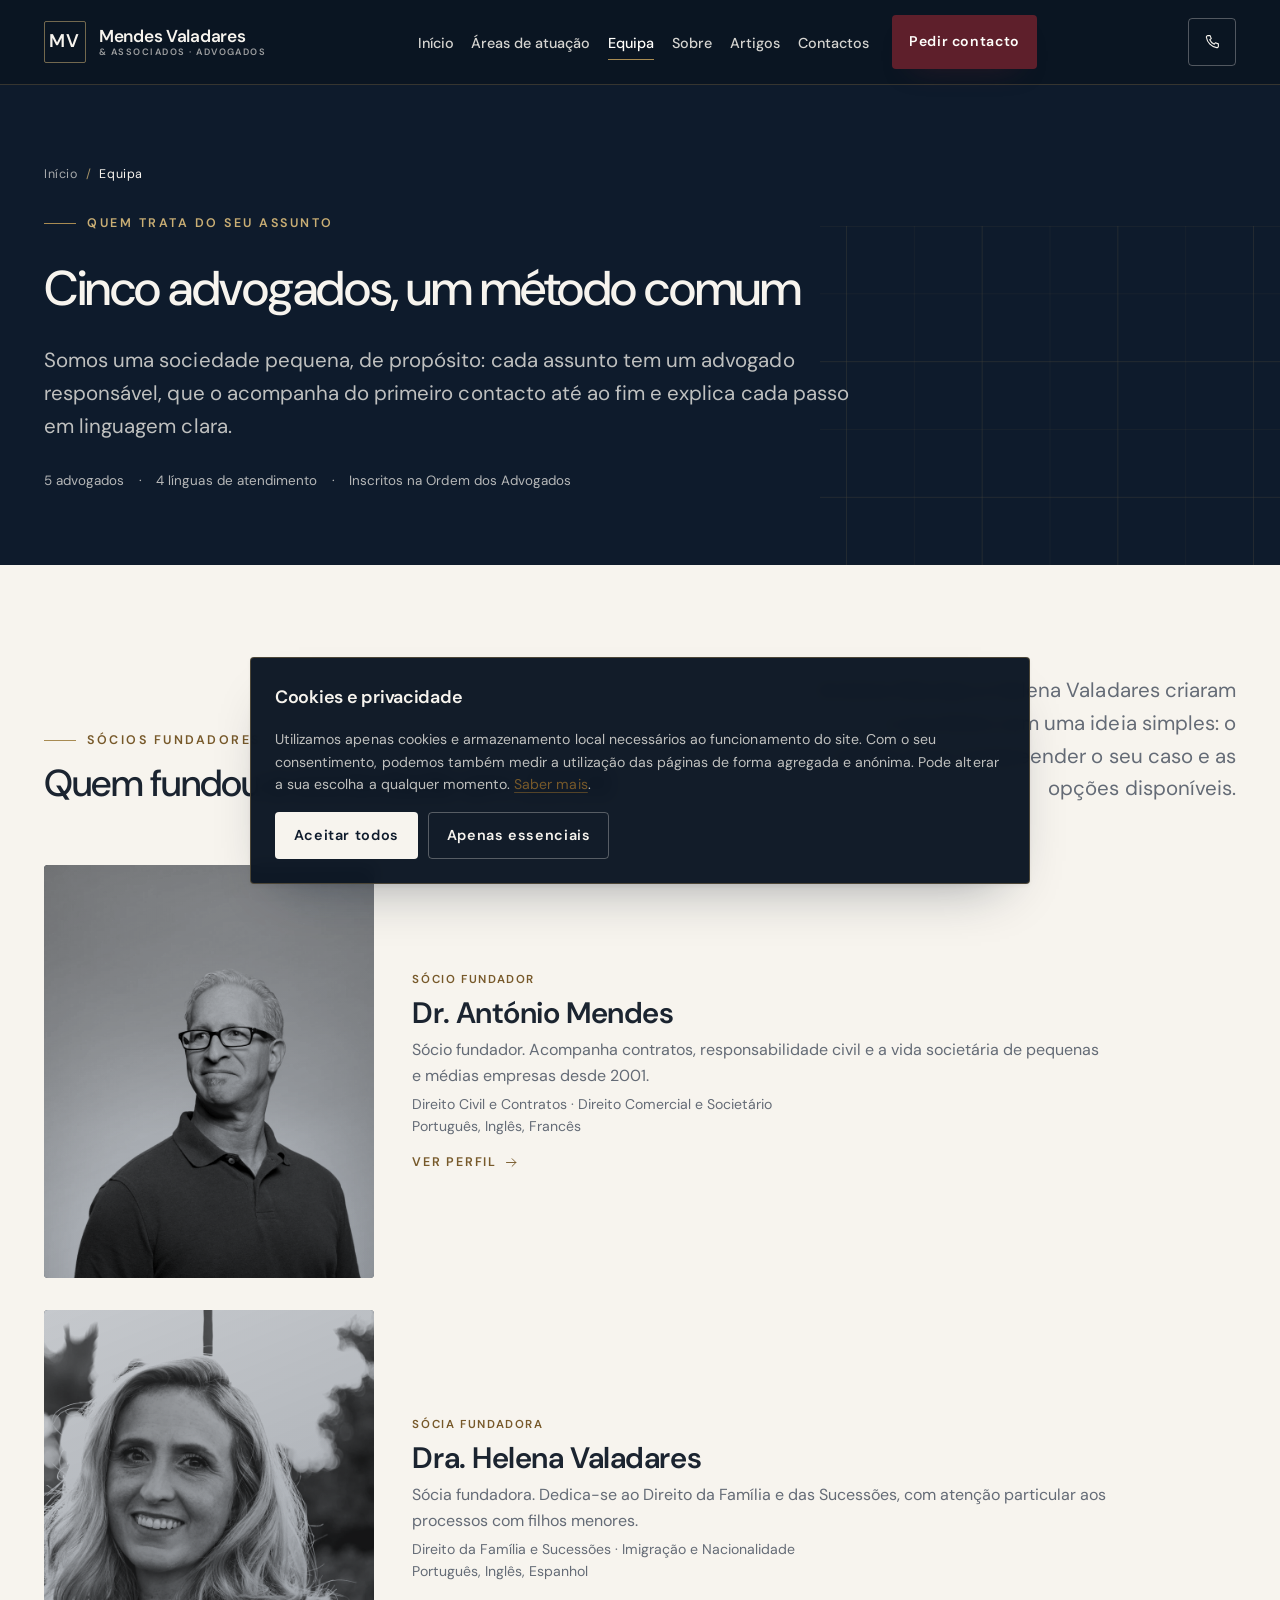
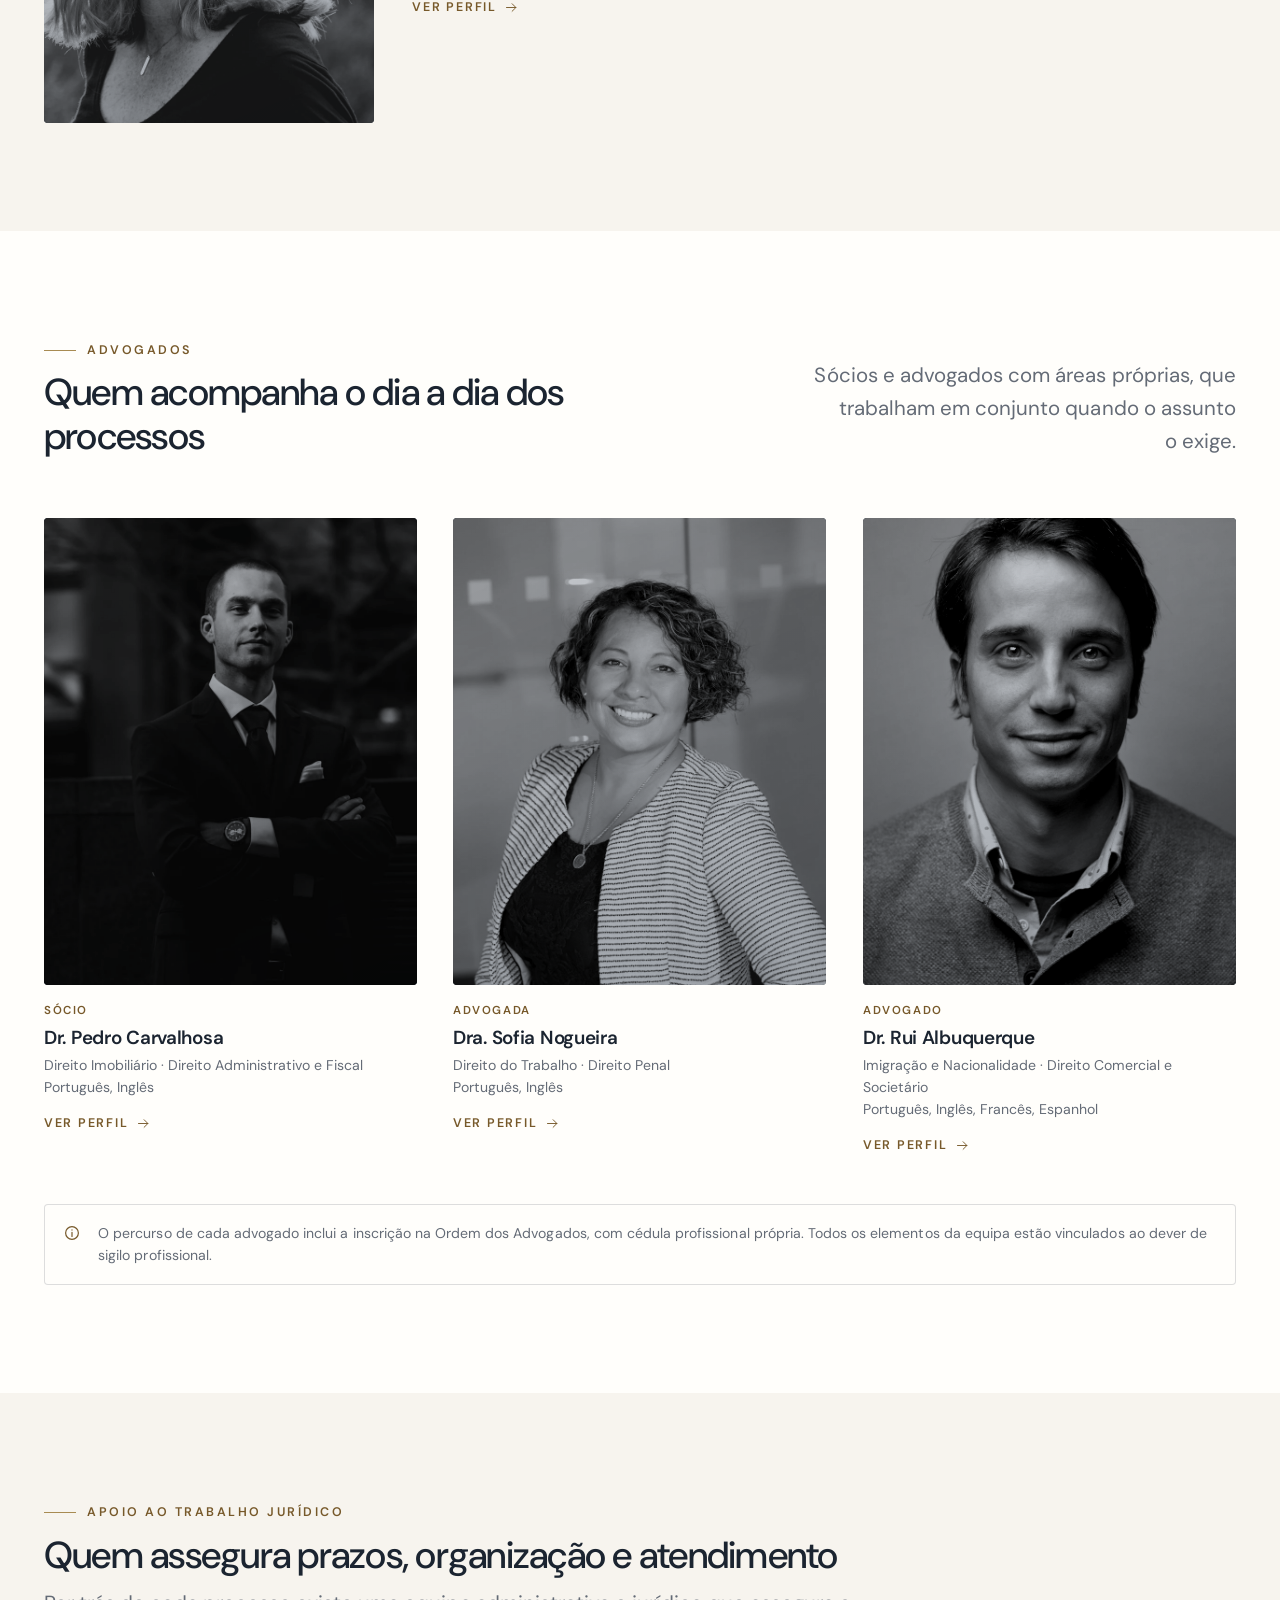
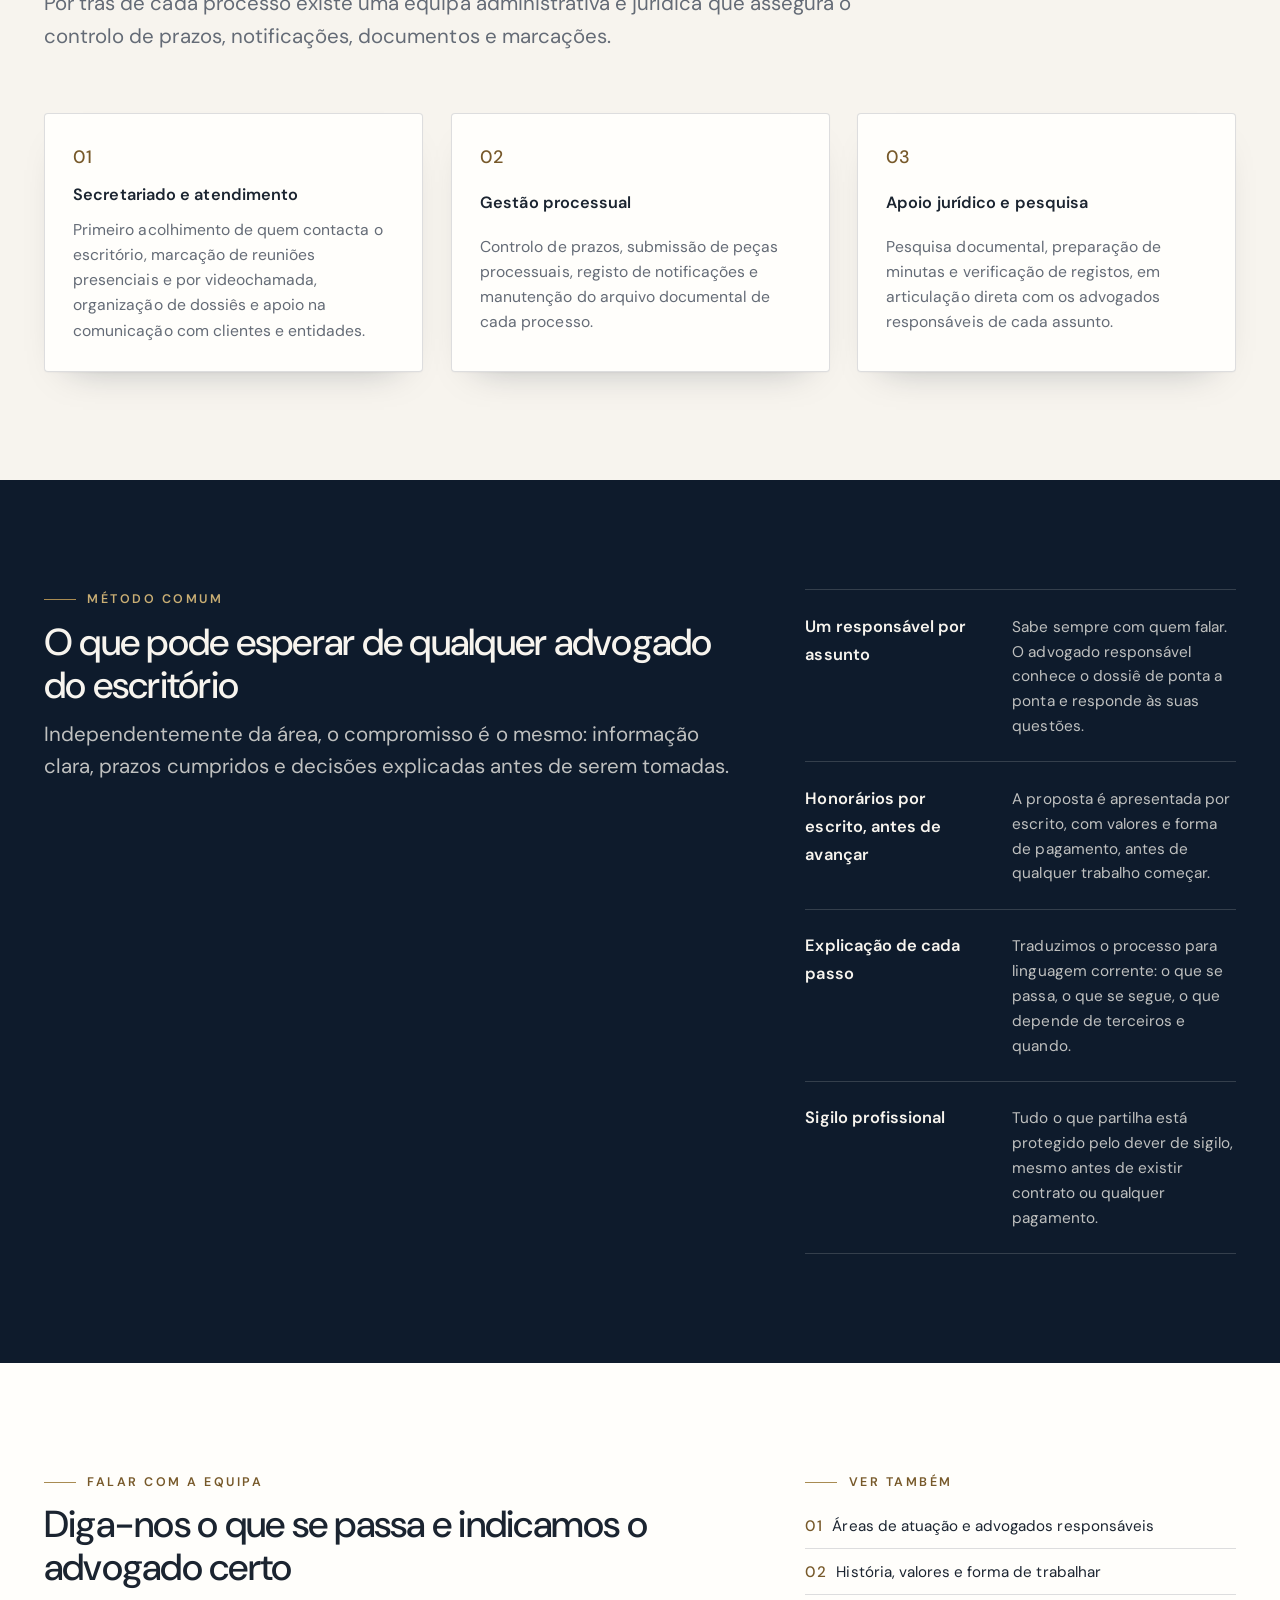
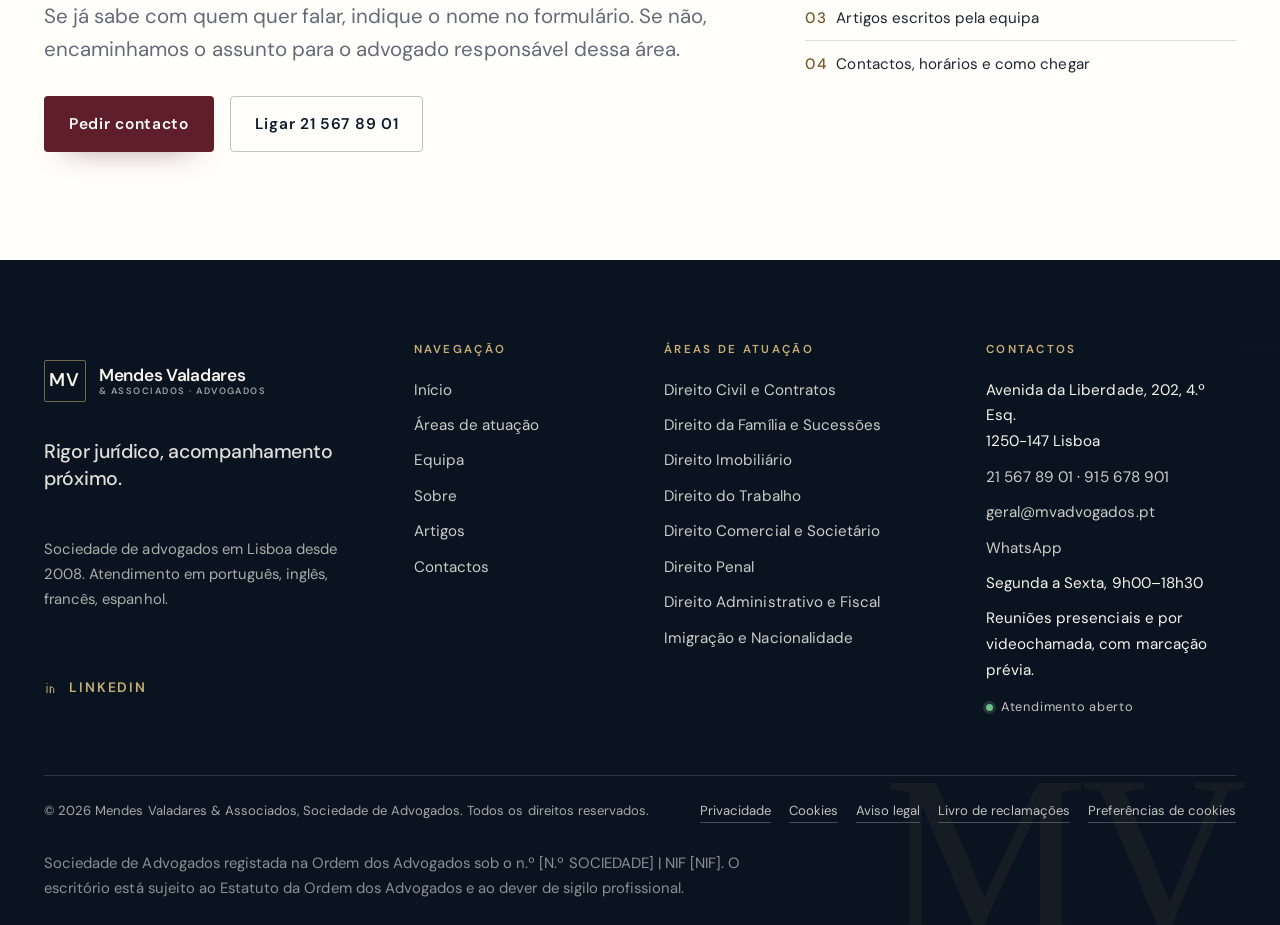
<file: equipa.html>
<!DOCTYPE html>
<html lang="pt-PT">
<head>
  <meta charset="utf-8">
  <meta name="viewport" content="width=device-width, initial-scale=1">
  <title>Equipa — Advogados em Lisboa | Mendes Valadares</title>
  <meta name="description" content="Conheça os cinco advogados da sociedade: áreas de atuação, línguas e percursos. Um responsável por cada assunto, em Lisboa.">
  <link rel="canonical" href="https://mendes-valadares.vercel.app/equipa.html">
  <meta name="theme-color" content="#0E1B2C">
  <meta name="author" content="Mendes Valadares &amp; Associados, Sociedade de Advogados">

  <!-- Open Graph / redes sociais -->
  <meta property="og:type" content="website">
  <meta property="og:locale" content="pt_PT">
  <meta property="og:site_name" content="Mendes Valadares &amp; Associados">
  <meta property="og:title" content="Equipa — Advogados em Lisboa | Mendes Valadares">
  <meta property="og:description" content="Conheça os cinco advogados da sociedade: áreas de atuação, línguas e percursos. Um responsável por cada assunto, em Lisboa.">
  <meta property="og:url" content="https://mendes-valadares.vercel.app/equipa.html">
  <meta property="og:image" content="https://mendes-valadares.vercel.app/images/og-image.jpg">
  <meta property="og:image:width" content="1200">
  <meta property="og:image:height" content="630">
  <meta property="og:image:alt" content="Vista sobre os telhados de Lisboa, com edifícios históricos ao fundo">
  <meta name="twitter:card" content="summary_large_image">
  <meta name="twitter:title" content="Equipa — Advogados em Lisboa | Mendes Valadares">
  <meta name="twitter:description" content="Conheça os cinco advogados da sociedade: áreas de atuação, línguas e percursos. Um responsável por cada assunto, em Lisboa.">

  <!-- Ícones e tipografia -->
  <link rel="icon" href="images/favicon.svg" type="image/svg+xml">
  <link rel="apple-touch-icon" href="images/apple-touch-icon.png">
  <link rel="preload" href="fonts/dm-sans-latin.woff2" as="font" type="font/woff2" crossorigin>
  <link rel="preload" href="fonts/dm-sans-italic-latin.woff2" as="font" type="font/woff2" crossorigin>
  <link rel="stylesheet" href="css/fonts.css">
  <link rel="stylesheet" href="css/style.css">

  <script>document.documentElement.classList.add('js');</script>

  <!-- Dados estruturados: migalhas (os perfis individuais são acrescentados por js/team.js) -->
  <script type="application/ld+json">
  {
    "@context": "https://schema.org",
    "@type": "BreadcrumbList",
    "itemListElement": [
      { "@type": "ListItem", "position": 1, "name": "Início", "item": "https://mendes-valadares.vercel.app/" },
      { "@type": "ListItem", "position": 2, "name": "Equipa", "item": "https://mendes-valadares.vercel.app/equipa.html" }
    ]
  }
  </script>
</head>
<body data-page="equipa" data-team-page>
  <div id="site-header"></div>

  <main id="conteudo" tabindex="-1">
    <!-- HERÓI DA PÁGINA -->
    <section class="page-hero">
      <div class="ornament ornament--hero" data-ornament="grid" aria-hidden="true"></div>
      <div class="container">
        <div class="page-hero__inner">
          <nav class="crumbs" aria-label="Caminho">
            <a href="index.html">Início</a>
            <span class="crumbs__sep" aria-hidden="true">/</span>
            <span aria-current="page">Equipa</span>
          </nav>
          <p class="eyebrow">Quem trata do seu assunto</p>
          <h1 class="page-hero__title">Cinco advogados, um método comum</h1>
          <p class="lead">Somos uma sociedade pequena, de propósito: cada assunto tem um advogado responsável, que o acompanha do primeiro contacto até ao fim e explica cada passo em linguagem clara.</p>
          <div class="page-hero__meta">
            <span>5 advogados</span>
            <span aria-hidden="true">·</span>
            <span>4 línguas de atendimento</span>
            <span aria-hidden="true">·</span>
            <span>Inscritos na Ordem dos Advogados</span>
          </div>
        </div>
      </div>
    </section>

    <!-- SÓCIOS FUNDADORES -->
    <section class="section" aria-labelledby="fundadores-title">
      <div class="container">
        <div class="section-head section-head--split">
          <div class="stack-s">
            <p class="eyebrow">Sócios fundadores</p>
            <h2 class="title-l" id="fundadores-title">Quem fundou a sociedade em 2008</h2>
          </div>
          <div class="section-head__aside">
            <p class="lead">António Mendes e Helena Valadares criaram o escritório com uma ideia simples: o cliente deve compreender o seu caso e as opções disponíveis.</p>
          </div>
        </div>
        <!-- Cartões gerados a partir de js/data.js (TEAM) -->
        <div class="team-grid team-grid--leads" data-stagger data-team-leads></div>
      </div>
    </section>

    <!-- RESTANTE EQUIPA -->
    <section class="section section--warm" aria-labelledby="advogados-title">
      <div class="container">
        <div class="section-head section-head--split">
          <div class="stack-s">
            <p class="eyebrow">Advogados</p>
            <h2 class="title-l" id="advogados-title">Quem acompanha o dia a dia dos processos</h2>
          </div>
          <div class="section-head__aside">
            <p class="lead">Sócios e advogados com áreas próprias, que trabalham em conjunto quando o assunto o exige.</p>
          </div>
        </div>
        <!-- Cartões gerados a partir de js/data.js (TEAM) -->
        <div class="team-grid" data-stagger data-team-grid></div>

        <div class="callout mt-l">
          <svg viewBox="0 0 24 24" fill="none" stroke="currentColor" stroke-width="1.6" stroke-linecap="round" stroke-linejoin="round" aria-hidden="true" focusable="false"><circle cx="12" cy="12" r="8.5"/><path d="M12 11v5.5M12 7.8v.3"/></svg>
          <p>O percurso de cada advogado inclui a inscrição na Ordem dos Advogados, com cédula profissional própria. Todos os elementos da equipa estão vinculados ao dever de sigilo profissional.</p>
        </div>
      </div>
    </section>

    <!-- APOIO ADMINISTRATIVO E JURÍDICO -->
    <section class="section" aria-labelledby="apoio-title">
      <div class="container">
        <div class="section-head">
          <div class="stack-s">
            <p class="eyebrow">Apoio ao trabalho jurídico</p>
            <h2 class="title-l" id="apoio-title">Quem assegura prazos, organização e atendimento</h2>
            <p class="lead">Por trás de cada processo existe uma equipa administrativa e jurídica que assegura o controlo de prazos, notificações, documentos e marcações.</p>
          </div>
        </div>
        <!-- Cartões gerados a partir de js/data.js (TEAM_SUPPORT) -->
        <div class="grid grid--3 mt-l" data-stagger data-team-support></div>
      </div>
    </section>

    <!-- MÉTODO COMUM -->
    <section class="section section--dark" aria-labelledby="metodo-title">
      <div class="container">
        <div class="layout-split">
          <div class="stack-s">
            <p class="eyebrow">Método comum</p>
            <h2 class="title-l" id="metodo-title">O que pode esperar de qualquer advogado do escritório</h2>
            <p class="lead">Independentemente da área, o compromisso é o mesmo: informação clara, prazos cumpridos e decisões explicadas antes de serem tomadas.</p>
          </div>
          <div class="situations situations--dark">
            <div class="situation">
              <p class="situation__title">Um responsável por assunto</p>
              <p class="situation__text">Sabe sempre com quem falar. O advogado responsável conhece o dossiê de ponta a ponta e responde às suas questões.</p>
            </div>
            <div class="situation">
              <p class="situation__title">Honorários por escrito, antes de avançar</p>
              <p class="situation__text">A proposta é apresentada por escrito, com valores e forma de pagamento, antes de qualquer trabalho começar.</p>
            </div>
            <div class="situation">
              <p class="situation__title">Explicação de cada passo</p>
              <p class="situation__text">Traduzimos o processo para linguagem corrente: o que se passa, o que se segue, o que depende de terceiros e quando.</p>
            </div>
            <div class="situation">
              <p class="situation__title">Sigilo profissional</p>
              <p class="situation__text">Tudo o que partilha está protegido pelo dever de sigilo, mesmo antes de existir contrato ou qualquer pagamento.</p>
            </div>
          </div>
        </div>
      </div>
    </section>

    <!-- CHAMADA FINAL -->
    <section class="section section--warm" aria-labelledby="equipa-cta-title">
      <div class="container">
        <div class="layout-split">
          <div class="stack-s">
            <p class="eyebrow">Falar com a equipa</p>
            <h2 class="title-l" id="equipa-cta-title">Diga-nos o que se passa e indicamos o advogado certo</h2>
            <p class="lead">Se já sabe com quem quer falar, indique o nome no formulário. Se não, encaminhamos o assunto para o advogado responsável dessa área.</p>
            <div class="cluster mt-m">
              <a class="btn btn--primary" href="contactos.html">Pedir contacto</a>
              <a class="btn btn--ghost" href="tel:+351215678901">Ligar 21 567 89 01</a>
            </div>
          </div>
          <div class="stack-s">
            <p class="eyebrow">Ver também</p>
            <ul class="aside-links">
              <li><a href="areas-de-atuacao.html"><span class="num">01</span> Áreas de atuação e advogados responsáveis</a></li>
              <li><a href="sobre.html"><span class="num">02</span> História, valores e forma de trabalhar</a></li>
              <li><a href="artigos.html"><span class="num">03</span> Artigos escritos pela equipa</a></li>
              <li><a href="contactos.html"><span class="num">04</span> Contactos, horários e como chegar</a></li>
            </ul>
          </div>
        </div>
      </div>
    </section>
  </main>

  <!-- Perfis em <dialog> acessível (gerados por js/team.js) -->
  <div data-team-modals></div>

  <div id="site-footer"></div>
  <script type="module" src="js/team.js"></script>
</body>
</html>
</file>
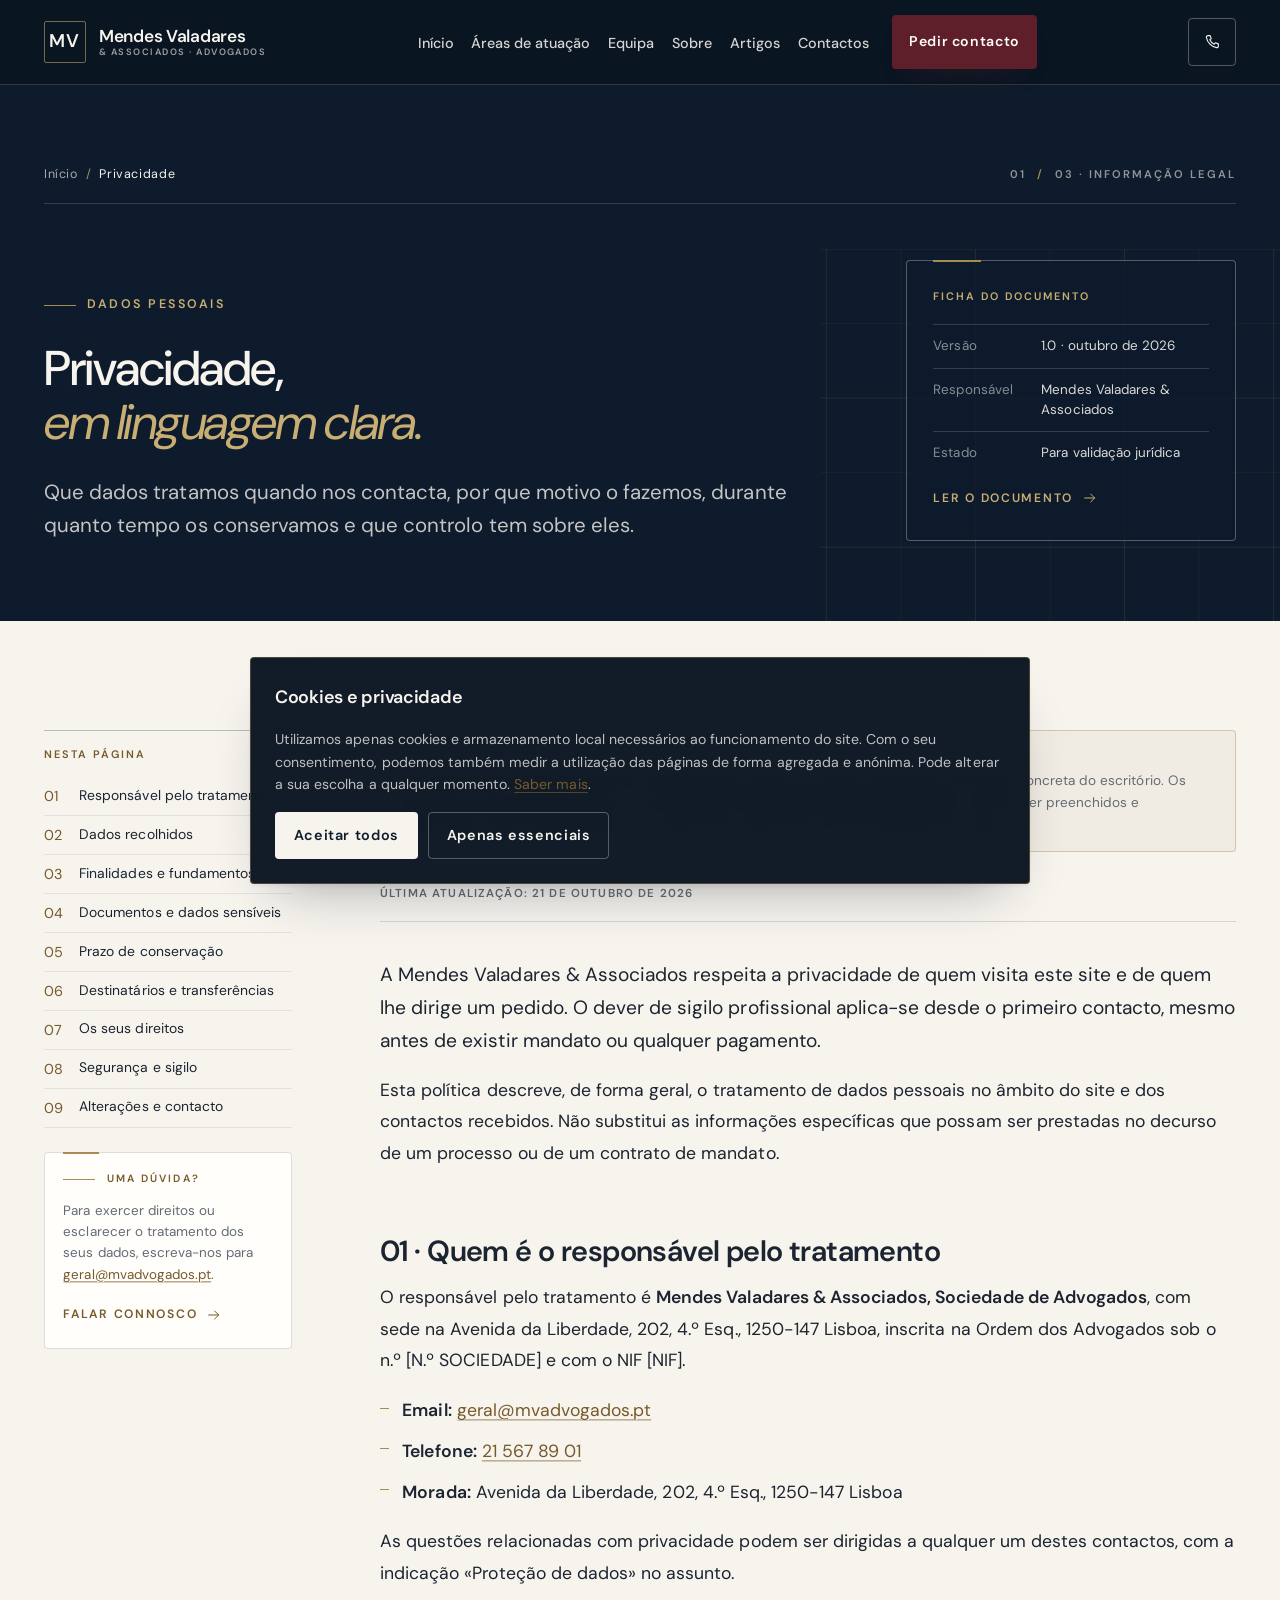
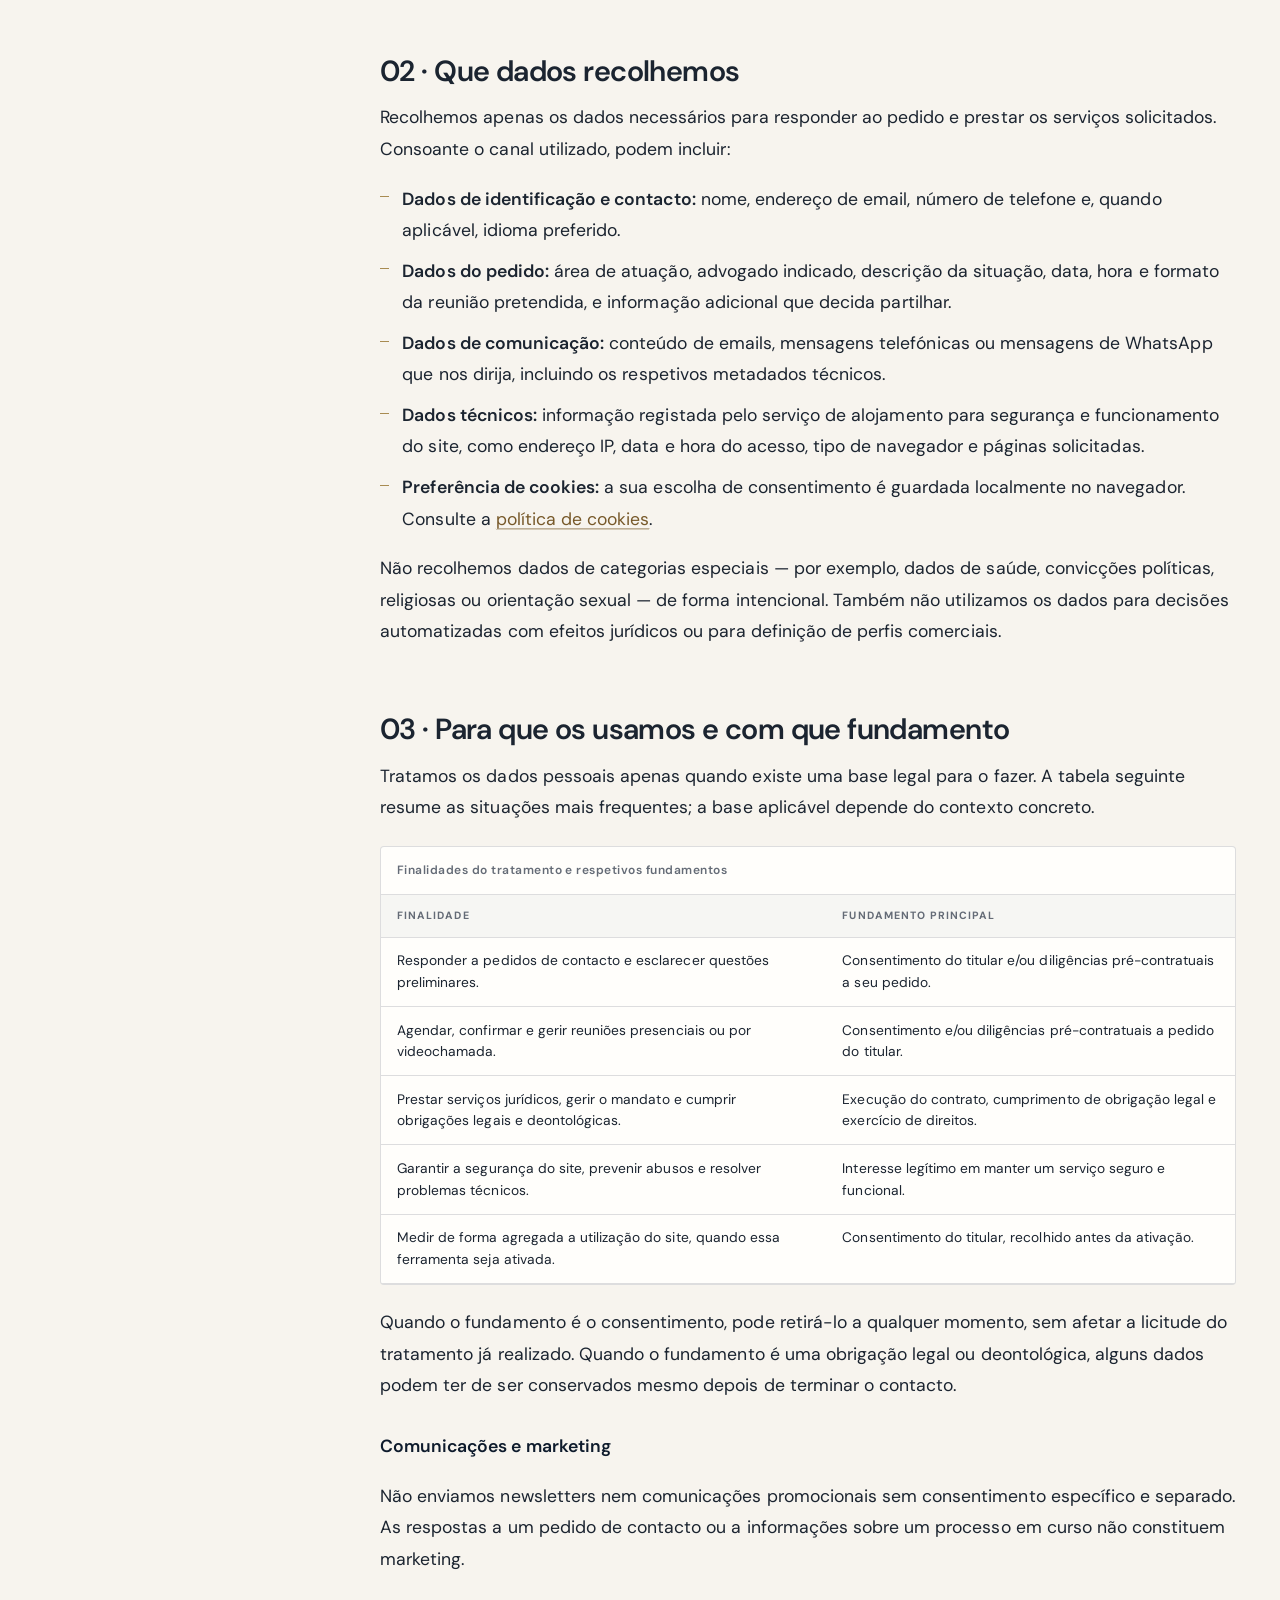
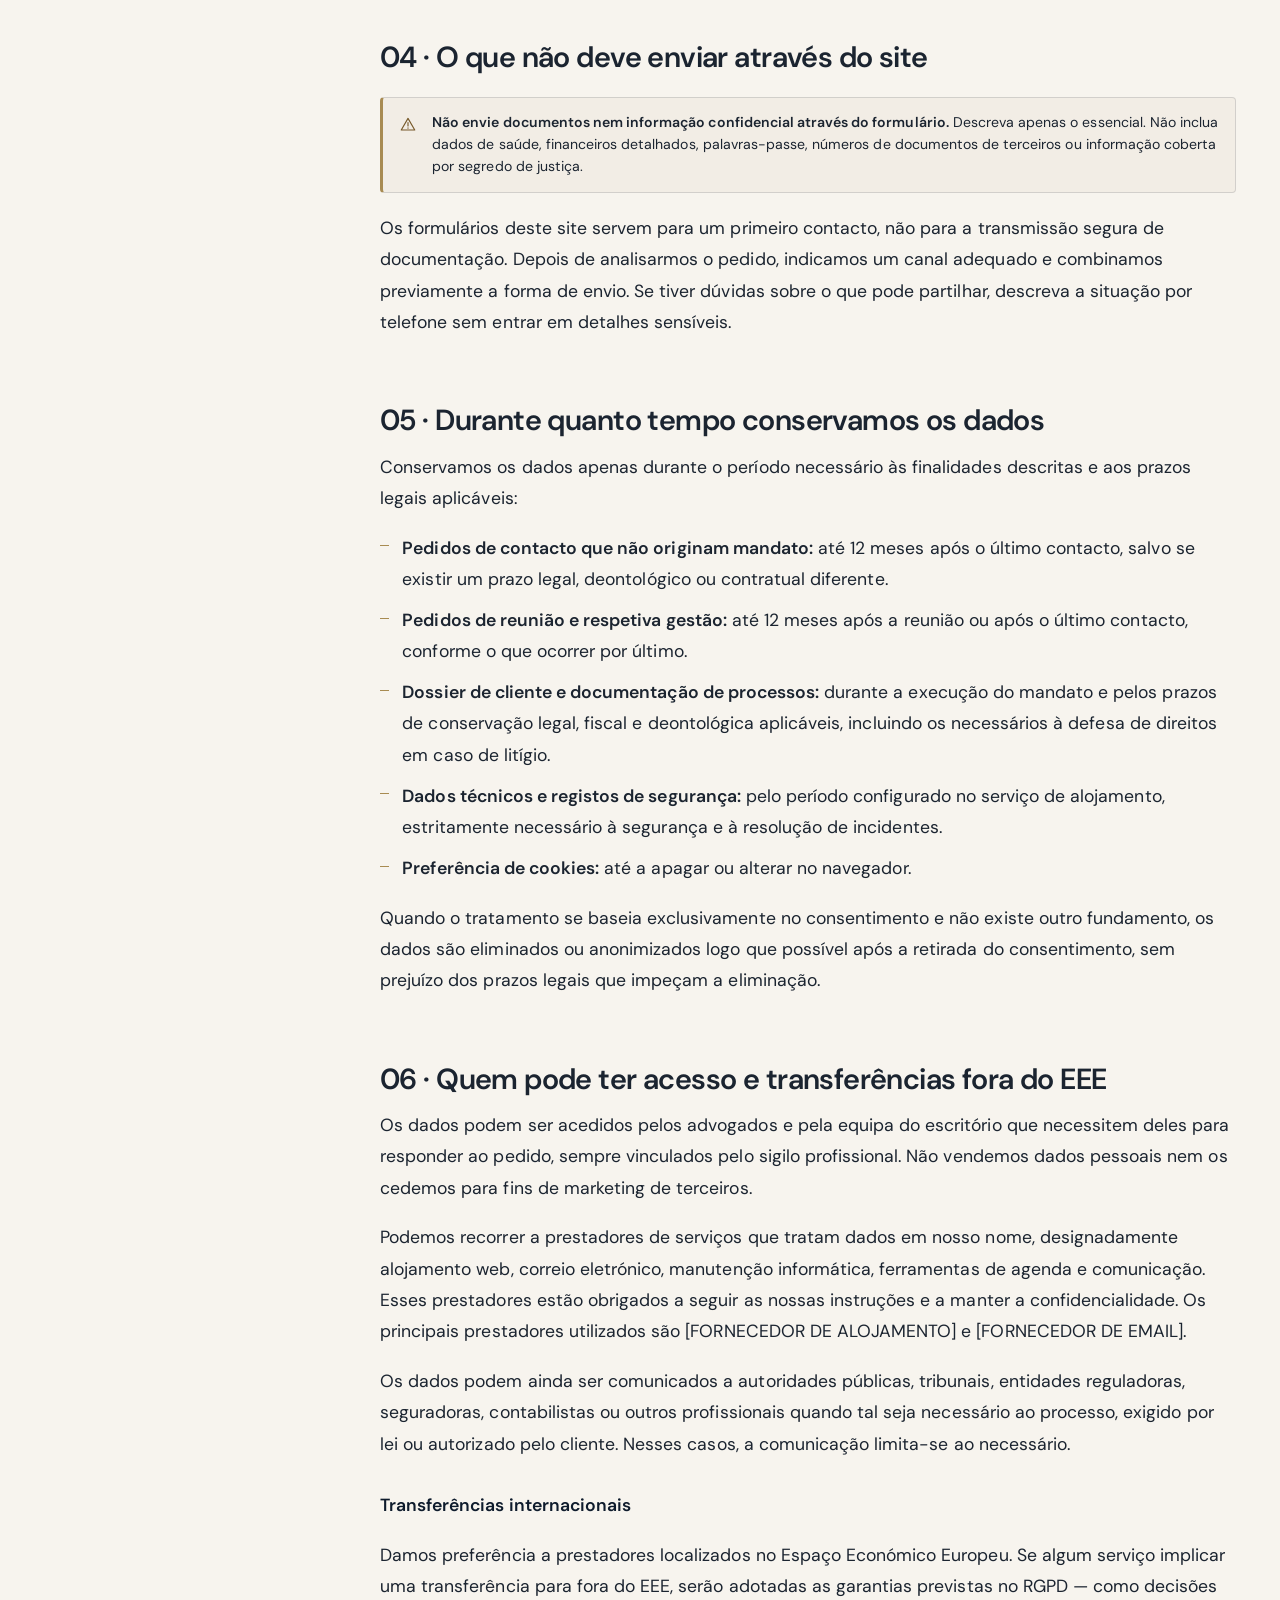
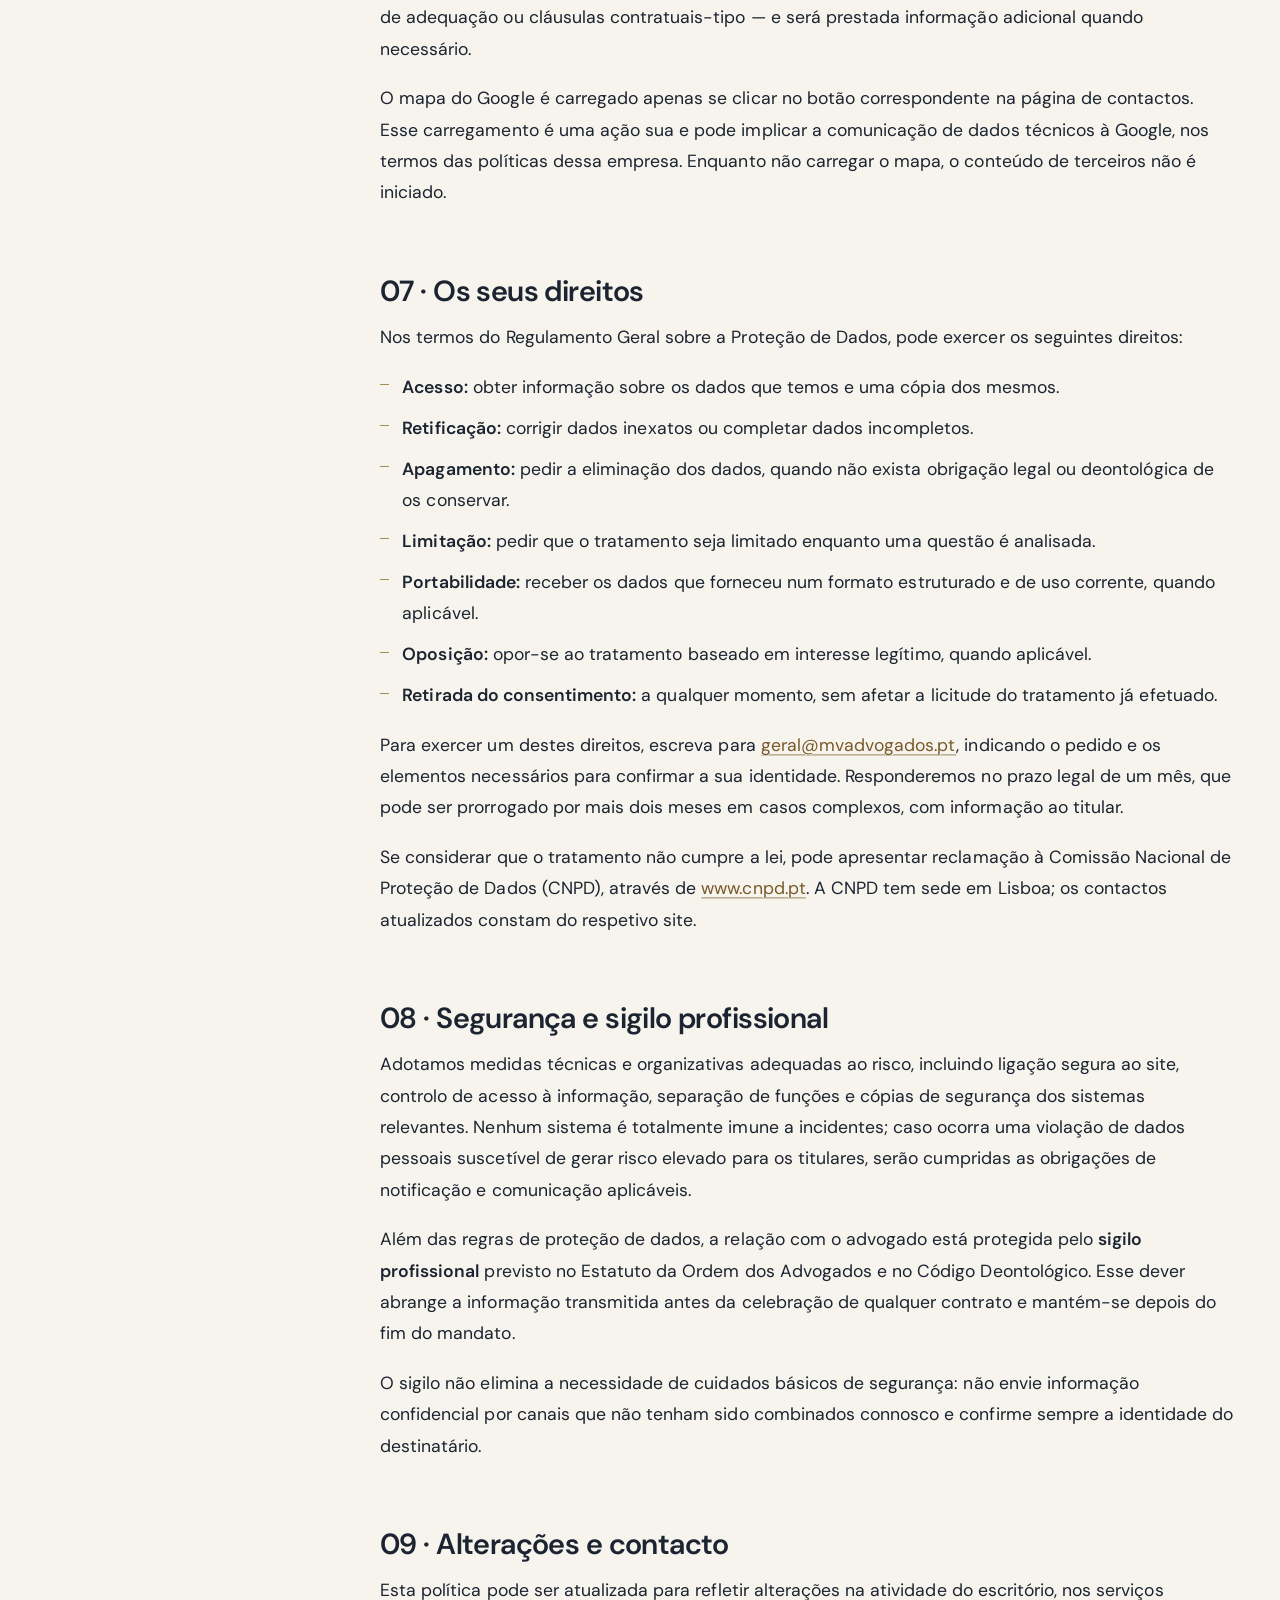
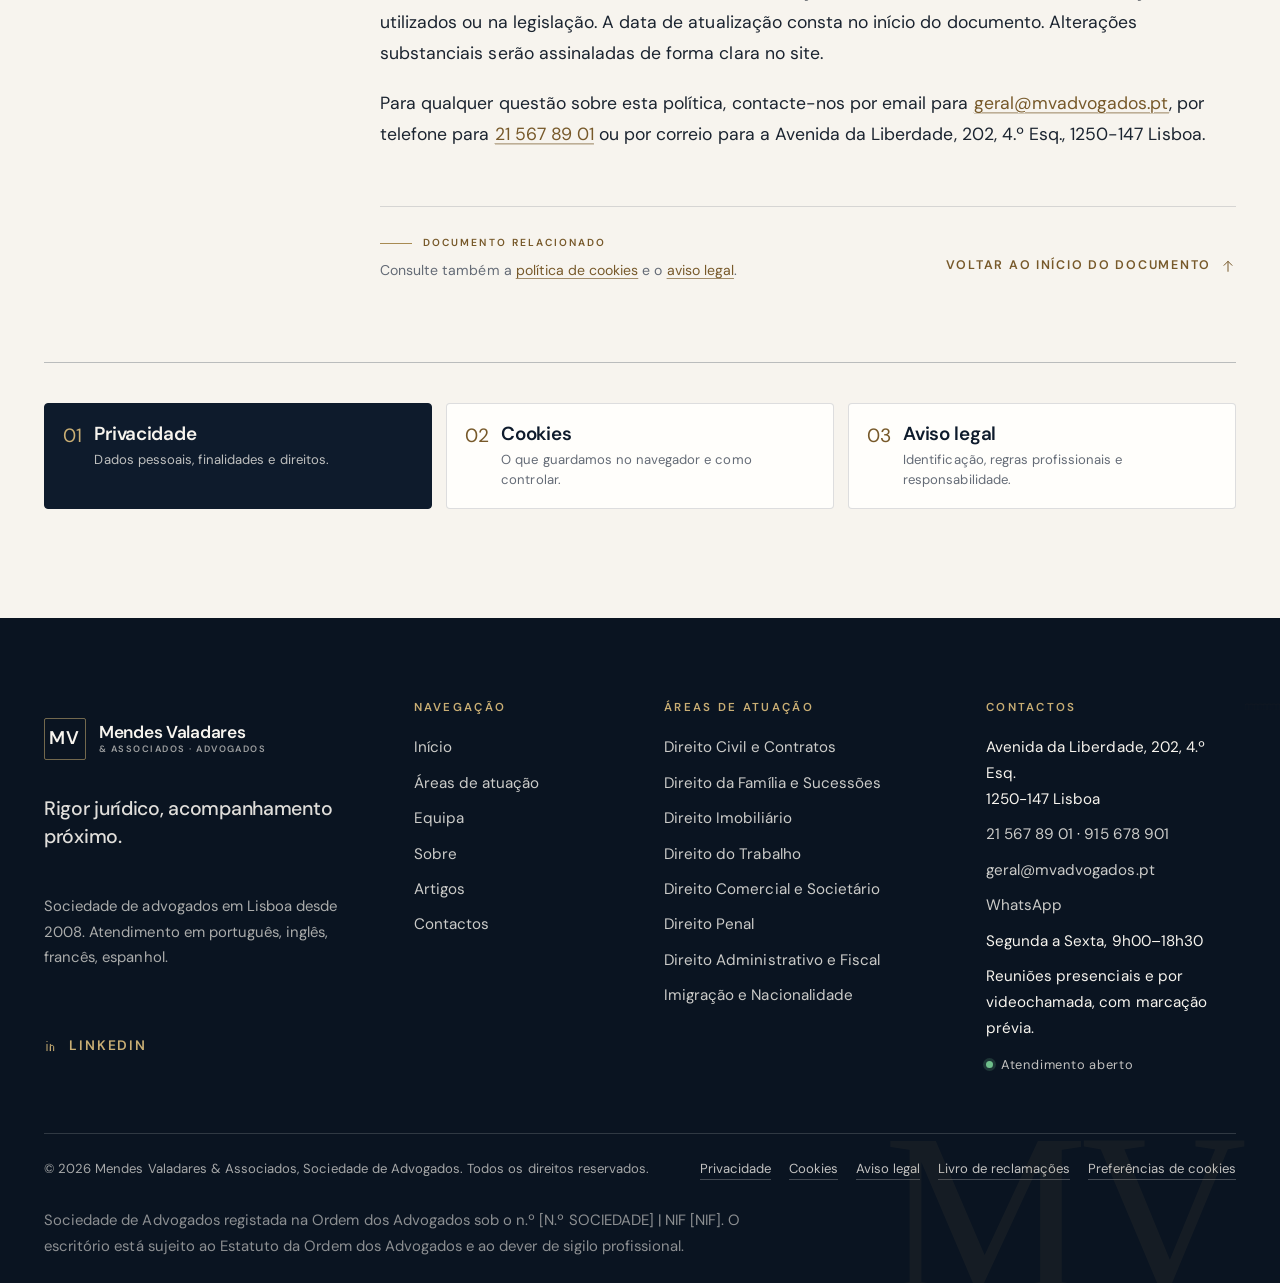
<file: privacidade.html>
<!DOCTYPE html>
<html lang="pt-PT">
<head>
  <meta charset="utf-8">
  <meta name="viewport" content="width=device-width, initial-scale=1">
  <title>Política de privacidade | Mendes Valadares</title>
  <meta name="description" content="Como tratamos os dados pessoais recebidos através do site, para que finalidades, durante quanto tempo e como exercer os seus direitos.">
  <link rel="canonical" href="https://mendes-valadares.vercel.app/privacidade.html">
  <meta name="robots" content="index, follow">
  <meta name="theme-color" content="#0E1B2C">
  <meta name="author" content="Mendes Valadares &amp; Associados, Sociedade de Advogados">

  <!-- Open Graph / redes sociais -->
  <meta property="og:type" content="website">
  <meta property="og:locale" content="pt_PT">
  <meta property="og:site_name" content="Mendes Valadares &amp; Associados">
  <meta property="og:title" content="Política de privacidade | Mendes Valadares">
  <meta property="og:description" content="Como tratamos os dados pessoais recebidos através do site, para que finalidades, durante quanto tempo e como exercer os seus direitos.">
  <meta property="og:url" content="https://mendes-valadares.vercel.app/privacidade.html">
  <meta property="og:image" content="https://mendes-valadares.vercel.app/images/og-image.jpg">
  <meta property="og:image:width" content="1200">
  <meta property="og:image:height" content="630">
  <meta property="og:image:alt" content="Vista sobre os telhados de Lisboa, com edifícios históricos ao fundo">
  <meta name="twitter:card" content="summary_large_image">
  <meta name="twitter:title" content="Política de privacidade | Mendes Valadares">
  <meta name="twitter:description" content="Como tratamos os dados pessoais recebidos através do site, para que finalidades, durante quanto tempo e como exercer os seus direitos.">

  <!-- Ícones e tipografia -->
  <link rel="icon" href="images/favicon.svg" type="image/svg+xml">
  <link rel="apple-touch-icon" href="images/apple-touch-icon.png">
  <link rel="preload" href="fonts/dm-sans-latin.woff2" as="font" type="font/woff2" crossorigin>
  <link rel="preload" href="fonts/dm-sans-italic-latin.woff2" as="font" type="font/woff2" crossorigin>
  <link rel="stylesheet" href="css/fonts.css">
  <link rel="stylesheet" href="css/style.css">

  <script>document.documentElement.classList.add('js');</script>

  <!-- Dados estruturados: página e migalhas -->
  <script type="application/ld+json">
  {
    "@context": "https://schema.org",
    "@type": "WebPage",
    "name": "Política de privacidade — Mendes Valadares & Associados",
    "url": "https://mendes-valadares.vercel.app/privacidade.html",
    "description": "Política de privacidade da Mendes Valadares & Associados: tratamento de dados pessoais, finalidades, conservação e direitos dos titulares.",
    "inLanguage": "pt-PT",
    "isPartOf": {
      "@type": "WebSite",
      "name": "Mendes Valadares & Associados",
      "url": "https://mendes-valadares.vercel.app/"
    },
    "about": { "@id": "https://mendes-valadares.vercel.app/#escritorio" }
  }
  </script>
  <script type="application/ld+json">
  {
    "@context": "https://schema.org",
    "@type": "BreadcrumbList",
    "itemListElement": [
      { "@type": "ListItem", "position": 1, "name": "Início", "item": "https://mendes-valadares.vercel.app/" },
      { "@type": "ListItem", "position": 2, "name": "Privacidade", "item": "https://mendes-valadares.vercel.app/privacidade.html" }
    ]
  }
  </script>
</head>
<body data-page="legal">
  <div id="site-header"></div>

  <main id="conteudo" tabindex="-1">
    <!-- HERÓI -->
    <section class="page-hero legal-hero">
      <div class="ornament ornament--hero" data-ornament="grid" aria-hidden="true"></div>
      <div class="container">
        <div class="legal-hero__top">
          <nav class="crumbs" aria-label="Caminho">
            <a href="index.html">Início</a>
            <span class="crumbs__sep" aria-hidden="true">/</span>
            <span aria-current="page">Privacidade</span>
          </nav>
          <p class="legal-hero__doc">01 <span aria-hidden="true">/</span> 03 · Informação legal</p>
        </div>
        <div class="legal-hero__grid">
          <div class="legal-hero__copy">
            <p class="eyebrow">Dados pessoais</p>
            <h1 class="page-hero__title" id="legal-title">Privacidade,<br><em>em linguagem clara.</em></h1>
            <p class="lead">Que dados tratamos quando nos contacta, por que motivo o fazemos, durante quanto tempo os conservamos e que controlo tem sobre eles.</p>
          </div>
          <aside class="legal-hero__aside" aria-label="Ficha do documento">
            <p class="legal-hero__aside-label">Ficha do documento</p>
            <dl class="legal-hero__meta">
              <div>
                <dt>Versão</dt>
                <dd>1.0 · outubro de 2026</dd>
              </div>
              <div>
                <dt>Responsável</dt>
                <dd>Mendes Valadares &amp; Associados</dd>
              </div>
              <div>
                <dt>Estado</dt>
                <dd>Para validação jurídica</dd>
              </div>
            </dl>
            <a class="link-arrow" href="#documento">Ler o documento
              <svg width="15" height="15" viewBox="0 0 24 24" fill="none" stroke="currentColor" stroke-width="1.5" stroke-linecap="round" stroke-linejoin="round" aria-hidden="true"><path d="M4 12h15"/><path d="M13 6l6 6-6 6"/></svg>
            </a>
          </aside>
        </div>
      </div>
    </section>

    <!-- DOCUMENTO -->
    <section class="section legal-section" id="documento" aria-labelledby="legal-title">
      <div class="container">
        <div class="legal-layout">
          <aside class="legal-aside">
            <nav class="legal-index" aria-labelledby="indice-privacidade">
              <p class="legal-index__title" id="indice-privacidade">Nesta página</p>
              <ol>
                <li><a href="#responsavel"><span>01</span>Responsável pelo tratamento</a></li>
                <li><a href="#dados"><span>02</span>Dados recolhidos</a></li>
                <li><a href="#finalidades"><span>03</span>Finalidades e fundamentos</a></li>
                <li><a href="#documentos"><span>04</span>Documentos e dados sensíveis</a></li>
                <li><a href="#conservacao"><span>05</span>Prazo de conservação</a></li>
                <li><a href="#partilha"><span>06</span>Destinatários e transferências</a></li>
                <li><a href="#direitos"><span>07</span>Os seus direitos</a></li>
                <li><a href="#seguranca"><span>08</span>Segurança e sigilo</a></li>
                <li><a href="#alteracoes"><span>09</span>Alterações e contacto</a></li>
              </ol>
            </nav>
            <div class="legal-help">
              <p class="eyebrow">Uma dúvida?</p>
              <p>Para exercer direitos ou esclarecer o tratamento dos seus dados, escreva-nos para <a class="link-line" href="mailto:geral@mvadvogados.pt">geral@mvadvogados.pt</a>.</p>
              <a class="link-arrow" href="contactos.html">Falar connosco
                <svg width="15" height="15" viewBox="0 0 24 24" fill="none" stroke="currentColor" stroke-width="1.5" stroke-linecap="round" stroke-linejoin="round" aria-hidden="true"><path d="M4 12h15"/><path d="M13 6l6 6-6 6"/></svg>
              </a>
            </div>
          </aside>

          <article class="legal-doc" aria-label="Política de privacidade">
            <div class="legal-review" role="note">
              <p class="legal-review__kicker">Nota de revisão</p>
              <p>Este texto é uma minuta de trabalho, preparada para revisão por jurista e adaptação à atividade concreta do escritório. Os elementos entre parênteses retos — como <strong>[NIF]</strong>, <strong>[N.º SOCIEDADE]</strong> e <strong>[FORNECEDOR]</strong> — têm de ser preenchidos e confirmados antes da publicação. Esta versão não constitui, por si só, aconselhamento jurídico.</p>
            </div>

            <p class="legal-doc__meta">Última atualização: 21 de outubro de 2026</p>

            <div class="legal-doc__body prose">
              <p class="legal-lead">A Mendes Valadares &amp; Associados respeita a privacidade de quem visita este site e de quem lhe dirige um pedido. O dever de sigilo profissional aplica-se desde o primeiro contacto, mesmo antes de existir mandato ou qualquer pagamento.</p>

              <p>Esta política descreve, de forma geral, o tratamento de dados pessoais no âmbito do site e dos contactos recebidos. Não substitui as informações específicas que possam ser prestadas no decurso de um processo ou de um contrato de mandato.</p>

              <h2 id="responsavel">01 · Quem é o responsável pelo tratamento</h2>
              <p>O responsável pelo tratamento é <strong>Mendes Valadares &amp; Associados, Sociedade de Advogados</strong>, com sede na Avenida da Liberdade, 202, 4.º Esq., 1250-147 Lisboa, inscrita na Ordem dos Advogados sob o n.º [N.º SOCIEDADE] e com o NIF [NIF].</p>
              <ul>
                <li><strong>Email:</strong> <a href="mailto:geral@mvadvogados.pt">geral@mvadvogados.pt</a></li>
                <li><strong>Telefone:</strong> <a href="tel:+351215678901">21 567 89 01</a></li>
                <li><strong>Morada:</strong> Avenida da Liberdade, 202, 4.º Esq., 1250-147 Lisboa</li>
              </ul>
              <p>As questões relacionadas com privacidade podem ser dirigidas a qualquer um destes contactos, com a indicação «Proteção de dados» no assunto.</p>

              <h2 id="dados">02 · Que dados recolhemos</h2>
              <p>Recolhemos apenas os dados necessários para responder ao pedido e prestar os serviços solicitados. Consoante o canal utilizado, podem incluir:</p>
              <ul>
                <li><strong>Dados de identificação e contacto:</strong> nome, endereço de email, número de telefone e, quando aplicável, idioma preferido.</li>
                <li><strong>Dados do pedido:</strong> área de atuação, advogado indicado, descrição da situação, data, hora e formato da reunião pretendida, e informação adicional que decida partilhar.</li>
                <li><strong>Dados de comunicação:</strong> conteúdo de emails, mensagens telefónicas ou mensagens de WhatsApp que nos dirija, incluindo os respetivos metadados técnicos.</li>
                <li><strong>Dados técnicos:</strong> informação registada pelo serviço de alojamento para segurança e funcionamento do site, como endereço IP, data e hora do acesso, tipo de navegador e páginas solicitadas.</li>
                <li><strong>Preferência de cookies:</strong> a sua escolha de consentimento é guardada localmente no navegador. Consulte a <a href="cookies.html">política de cookies</a>.</li>
              </ul>
              <p>Não recolhemos dados de categorias especiais — por exemplo, dados de saúde, convicções políticas, religiosas ou orientação sexual — de forma intencional. Também não utilizamos os dados para decisões automatizadas com efeitos jurídicos ou para definição de perfis comerciais.</p>

              <h2 id="finalidades">03 · Para que os usamos e com que fundamento</h2>
              <p>Tratamos os dados pessoais apenas quando existe uma base legal para o fazer. A tabela seguinte resume as situações mais frequentes; a base aplicável depende do contexto concreto.</p>
              <div class="table-wrap" role="region" aria-labelledby="tabela-finalidades-title" tabindex="0">
                <table>
                  <caption id="tabela-finalidades-title">Finalidades do tratamento e respetivos fundamentos</caption>
                  <thead>
                    <tr>
                      <th scope="col">Finalidade</th>
                      <th scope="col">Fundamento principal</th>
                    </tr>
                  </thead>
                  <tbody>
                    <tr>
                      <td>Responder a pedidos de contacto e esclarecer questões preliminares.</td>
                      <td>Consentimento do titular e/ou diligências pré-contratuais a seu pedido.</td>
                    </tr>
                    <tr>
                      <td>Agendar, confirmar e gerir reuniões presenciais ou por videochamada.</td>
                      <td>Consentimento e/ou diligências pré-contratuais a pedido do titular.</td>
                    </tr>
                    <tr>
                      <td>Prestar serviços jurídicos, gerir o mandato e cumprir obrigações legais e deontológicas.</td>
                      <td>Execução do contrato, cumprimento de obrigação legal e exercício de direitos.</td>
                    </tr>
                    <tr>
                      <td>Garantir a segurança do site, prevenir abusos e resolver problemas técnicos.</td>
                      <td>Interesse legítimo em manter um serviço seguro e funcional.</td>
                    </tr>
                    <tr>
                      <td>Medir de forma agregada a utilização do site, quando essa ferramenta seja ativada.</td>
                      <td>Consentimento do titular, recolhido antes da ativação.</td>
                    </tr>
                  </tbody>
                </table>
              </div>
              <p>Quando o fundamento é o consentimento, pode retirá-lo a qualquer momento, sem afetar a licitude do tratamento já realizado. Quando o fundamento é uma obrigação legal ou deontológica, alguns dados podem ter de ser conservados mesmo depois de terminar o contacto.</p>

              <h3>Comunicações e marketing</h3>
              <p>Não enviamos newsletters nem comunicações promocionais sem consentimento específico e separado. As respostas a um pedido de contacto ou a informações sobre um processo em curso não constituem marketing.</p>

              <h2 id="documentos">04 · O que não deve enviar através do site</h2>
              <div class="notice notice--neutral">
                <svg viewBox="0 0 24 24" fill="none" stroke="currentColor" stroke-width="1.5" stroke-linecap="round" stroke-linejoin="round" aria-hidden="true"><path d="M12 4.5 21 20H3z"/><path d="M12 10v4.5M12 17.2v.3"/></svg>
                <p><strong>Não envie documentos nem informação confidencial através do formulário.</strong> Descreva apenas o essencial. Não inclua dados de saúde, financeiros detalhados, palavras-passe, números de documentos de terceiros ou informação coberta por segredo de justiça.</p>
              </div>
              <p>Os formulários deste site servem para um primeiro contacto, não para a transmissão segura de documentação. Depois de analisarmos o pedido, indicamos um canal adequado e combinamos previamente a forma de envio. Se tiver dúvidas sobre o que pode partilhar, descreva a situação por telefone sem entrar em detalhes sensíveis.</p>

              <h2 id="conservacao">05 · Durante quanto tempo conservamos os dados</h2>
              <p>Conservamos os dados apenas durante o período necessário às finalidades descritas e aos prazos legais aplicáveis:</p>
              <ul>
                <li><strong>Pedidos de contacto que não originam mandato:</strong> até 12 meses após o último contacto, salvo se existir um prazo legal, deontológico ou contratual diferente.</li>
                <li><strong>Pedidos de reunião e respetiva gestão:</strong> até 12 meses após a reunião ou após o último contacto, conforme o que ocorrer por último.</li>
                <li><strong>Dossier de cliente e documentação de processos:</strong> durante a execução do mandato e pelos prazos de conservação legal, fiscal e deontológica aplicáveis, incluindo os necessários à defesa de direitos em caso de litígio.</li>
                <li><strong>Dados técnicos e registos de segurança:</strong> pelo período configurado no serviço de alojamento, estritamente necessário à segurança e à resolução de incidentes.</li>
                <li><strong>Preferência de cookies:</strong> até a apagar ou alterar no navegador.</li>
              </ul>
              <p>Quando o tratamento se baseia exclusivamente no consentimento e não existe outro fundamento, os dados são eliminados ou anonimizados logo que possível após a retirada do consentimento, sem prejuízo dos prazos legais que impeçam a eliminação.</p>

              <h2 id="partilha">06 · Quem pode ter acesso e transferências fora do EEE</h2>
              <p>Os dados podem ser acedidos pelos advogados e pela equipa do escritório que necessitem deles para responder ao pedido, sempre vinculados pelo sigilo profissional. Não vendemos dados pessoais nem os cedemos para fins de marketing de terceiros.</p>
              <p>Podemos recorrer a prestadores de serviços que tratam dados em nosso nome, designadamente alojamento web, correio eletrónico, manutenção informática, ferramentas de agenda e comunicação. Esses prestadores estão obrigados a seguir as nossas instruções e a manter a confidencialidade. Os principais prestadores utilizados são [FORNECEDOR DE ALOJAMENTO] e [FORNECEDOR DE EMAIL].</p>
              <p>Os dados podem ainda ser comunicados a autoridades públicas, tribunais, entidades reguladoras, seguradoras, contabilistas ou outros profissionais quando tal seja necessário ao processo, exigido por lei ou autorizado pelo cliente. Nesses casos, a comunicação limita-se ao necessário.</p>
              <h3>Transferências internacionais</h3>
              <p>Damos preferência a prestadores localizados no Espaço Económico Europeu. Se algum serviço implicar uma transferência para fora do EEE, serão adotadas as garantias previstas no RGPD — como decisões de adequação ou cláusulas contratuais-tipo — e será prestada informação adicional quando necessário.</p>
              <p>O mapa do Google é carregado apenas se clicar no botão correspondente na página de contactos. Esse carregamento é uma ação sua e pode implicar a comunicação de dados técnicos à Google, nos termos das políticas dessa empresa. Enquanto não carregar o mapa, o conteúdo de terceiros não é iniciado.</p>

              <h2 id="direitos">07 · Os seus direitos</h2>
              <p>Nos termos do Regulamento Geral sobre a Proteção de Dados, pode exercer os seguintes direitos:</p>
              <ul>
                <li><strong>Acesso:</strong> obter informação sobre os dados que temos e uma cópia dos mesmos.</li>
                <li><strong>Retificação:</strong> corrigir dados inexatos ou completar dados incompletos.</li>
                <li><strong>Apagamento:</strong> pedir a eliminação dos dados, quando não exista obrigação legal ou deontológica de os conservar.</li>
                <li><strong>Limitação:</strong> pedir que o tratamento seja limitado enquanto uma questão é analisada.</li>
                <li><strong>Portabilidade:</strong> receber os dados que forneceu num formato estruturado e de uso corrente, quando aplicável.</li>
                <li><strong>Oposição:</strong> opor-se ao tratamento baseado em interesse legítimo, quando aplicável.</li>
                <li><strong>Retirada do consentimento:</strong> a qualquer momento, sem afetar a licitude do tratamento já efetuado.</li>
              </ul>
              <p>Para exercer um destes direitos, escreva para <a href="mailto:geral@mvadvogados.pt">geral@mvadvogados.pt</a>, indicando o pedido e os elementos necessários para confirmar a sua identidade. Responderemos no prazo legal de um mês, que pode ser prorrogado por mais dois meses em casos complexos, com informação ao titular.</p>
              <p>Se considerar que o tratamento não cumpre a lei, pode apresentar reclamação à Comissão Nacional de Proteção de Dados (CNPD), através de <a href="https://www.cnpd.pt/" target="_blank" rel="noopener">www.cnpd.pt</a>. A CNPD tem sede em Lisboa; os contactos atualizados constam do respetivo site.</p>

              <h2 id="seguranca">08 · Segurança e sigilo profissional</h2>
              <p>Adotamos medidas técnicas e organizativas adequadas ao risco, incluindo ligação segura ao site, controlo de acesso à informação, separação de funções e cópias de segurança dos sistemas relevantes. Nenhum sistema é totalmente imune a incidentes; caso ocorra uma violação de dados pessoais suscetível de gerar risco elevado para os titulares, serão cumpridas as obrigações de notificação e comunicação aplicáveis.</p>
              <p>Além das regras de proteção de dados, a relação com o advogado está protegida pelo <strong>sigilo profissional</strong> previsto no Estatuto da Ordem dos Advogados e no Código Deontológico. Esse dever abrange a informação transmitida antes da celebração de qualquer contrato e mantém-se depois do fim do mandato.</p>
              <p>O sigilo não elimina a necessidade de cuidados básicos de segurança: não envie informação confidencial por canais que não tenham sido combinados connosco e confirme sempre a identidade do destinatário.</p>

              <h2 id="alteracoes">09 · Alterações e contacto</h2>
              <p>Esta política pode ser atualizada para refletir alterações na atividade do escritório, nos serviços utilizados ou na legislação. A data de atualização consta no início do documento. Alterações substanciais serão assinaladas de forma clara no site.</p>
              <p>Para qualquer questão sobre esta política, contacte-nos por email para <a href="mailto:geral@mvadvogados.pt">geral@mvadvogados.pt</a>, por telefone para <a href="tel:+351215678901">21 567 89 01</a> ou por correio para a Avenida da Liberdade, 202, 4.º Esq., 1250-147 Lisboa.</p>
            </div>

            <footer class="legal-doc__foot">
              <div>
                <p class="eyebrow">Documento relacionado</p>
                <p>Consulte também a <a class="link-line" href="cookies.html">política de cookies</a> e o <a class="link-line" href="aviso-legal.html">aviso legal</a>.</p>
              </div>
              <a class="link-arrow" href="#documento">Voltar ao início do documento
                <svg width="15" height="15" viewBox="0 0 24 24" fill="none" stroke="currentColor" stroke-width="1.5" stroke-linecap="round" stroke-linejoin="round" aria-hidden="true"><path d="M12 20V5"/><path d="M6 11l6-6 6 6"/></svg>
              </a>
            </footer>
          </article>
        </div>

        <nav class="legal-crosslinks" aria-label="Outros documentos legais">
          <a href="privacidade.html" aria-current="page">
            <span class="legal-crosslinks__num">01</span>
            <span class="legal-crosslinks__title">Privacidade</span>
            <span class="legal-crosslinks__text">Dados pessoais, finalidades e direitos.</span>
          </a>
          <a href="cookies.html">
            <span class="legal-crosslinks__num">02</span>
            <span class="legal-crosslinks__title">Cookies</span>
            <span class="legal-crosslinks__text">O que guardamos no navegador e como controlar.</span>
          </a>
          <a href="aviso-legal.html">
            <span class="legal-crosslinks__num">03</span>
            <span class="legal-crosslinks__title">Aviso legal</span>
            <span class="legal-crosslinks__text">Identificação, regras profissionais e responsabilidade.</span>
          </a>
        </nav>
      </div>
    </section>
  </main>

  <div id="site-footer"></div>
  <script type="module" src="js/main.js"></script>
</body>
</html>
</file>
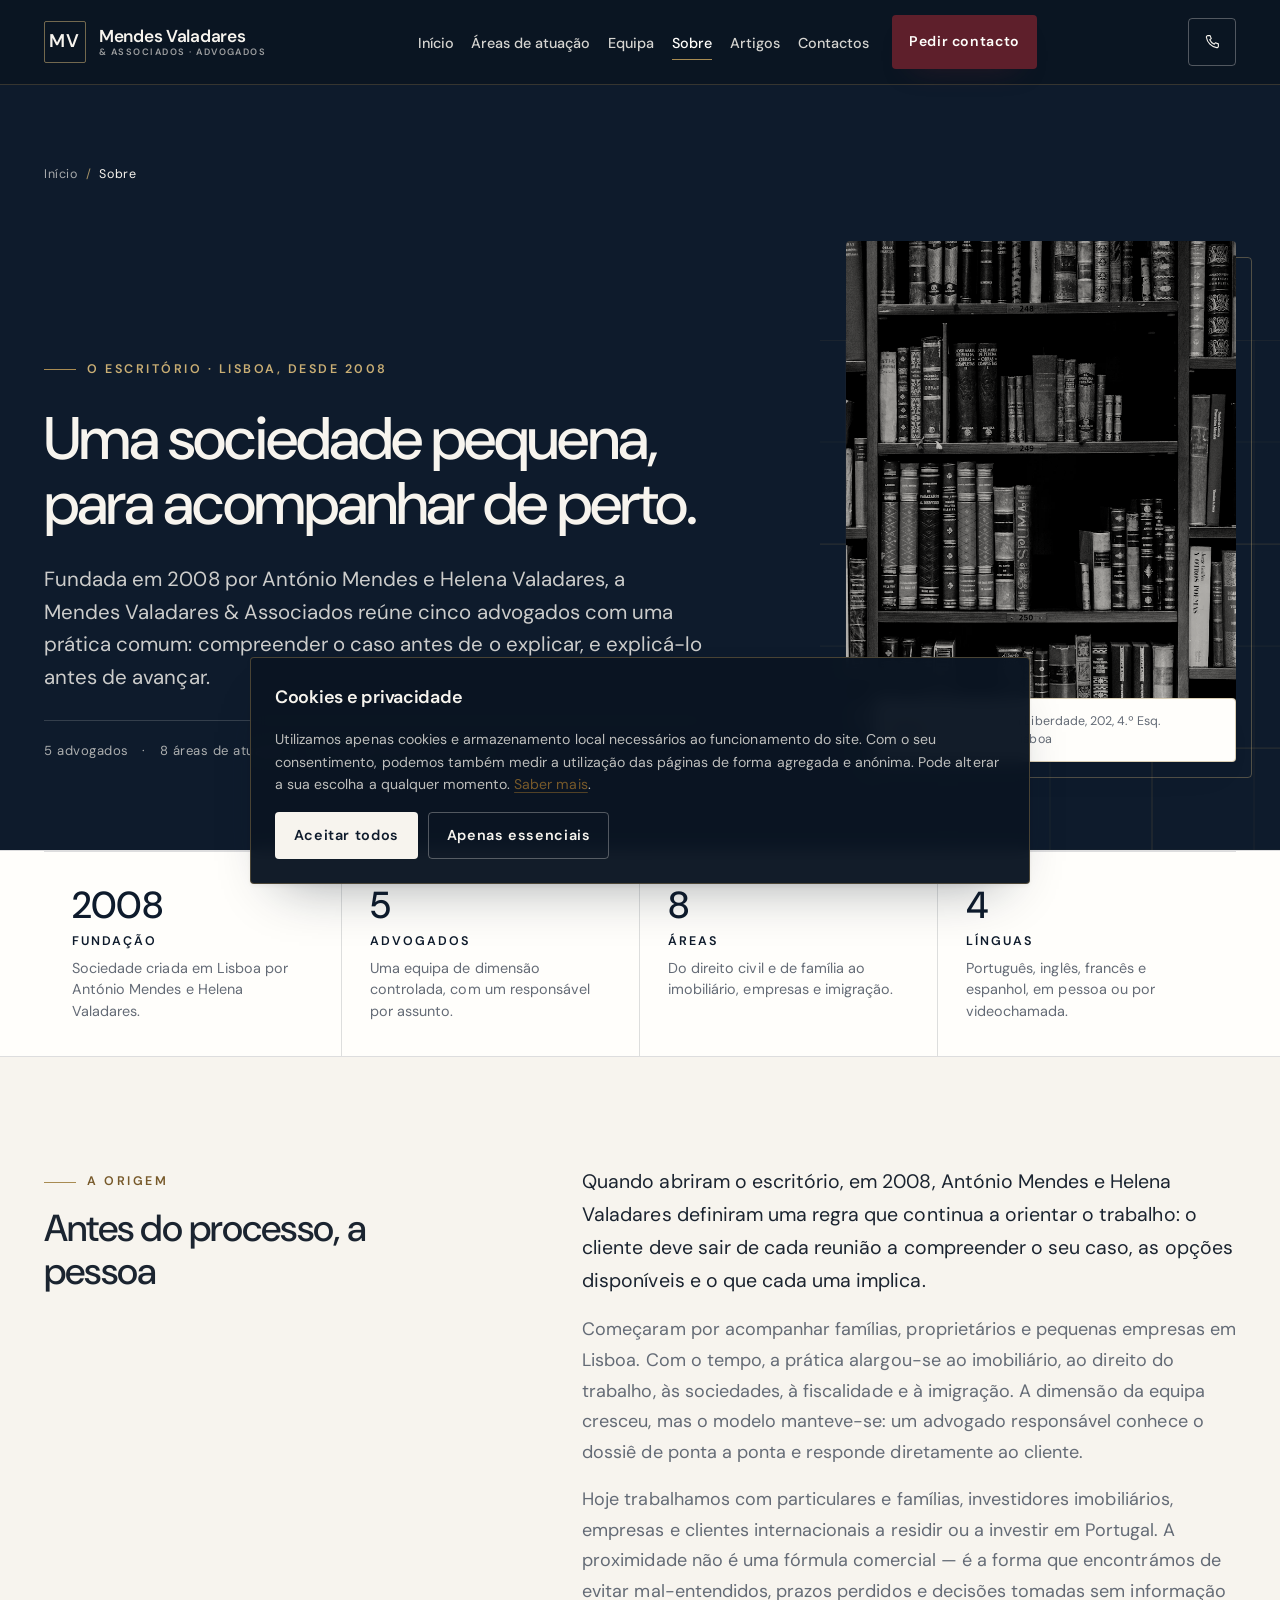
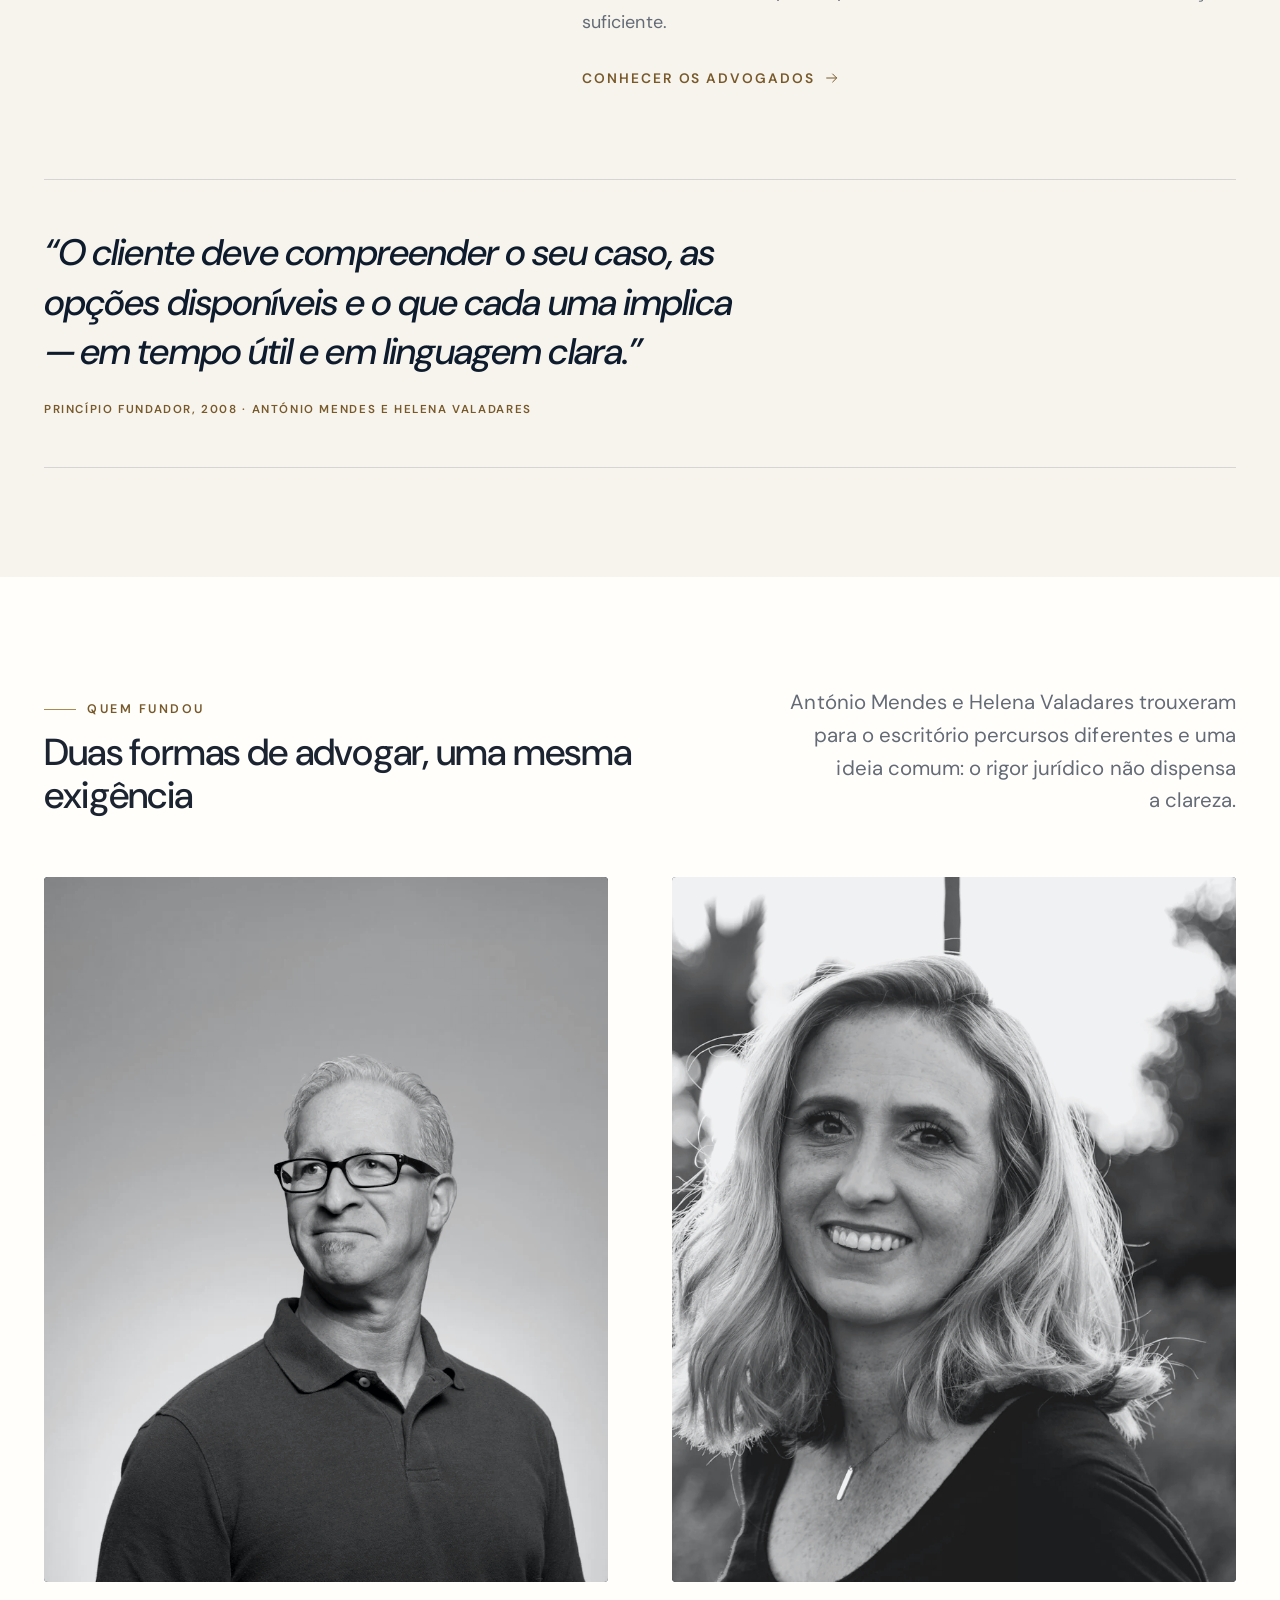
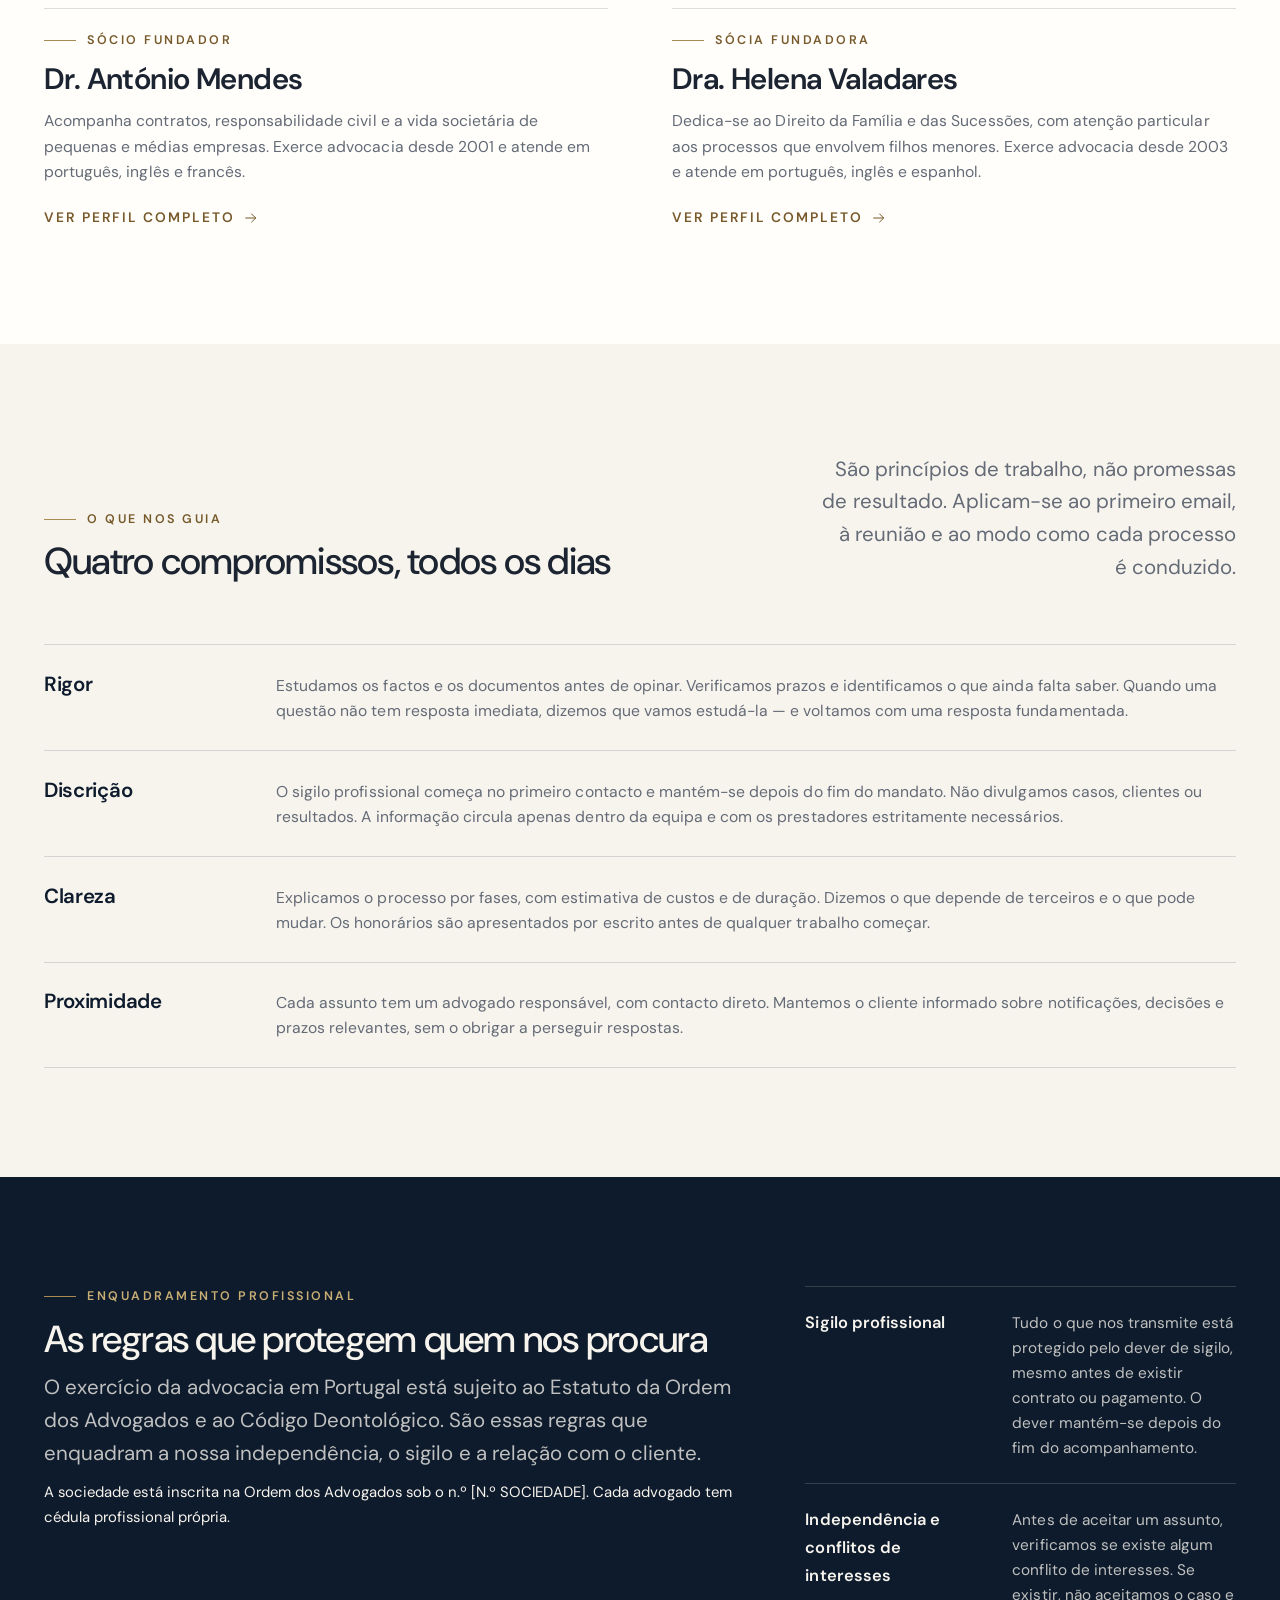
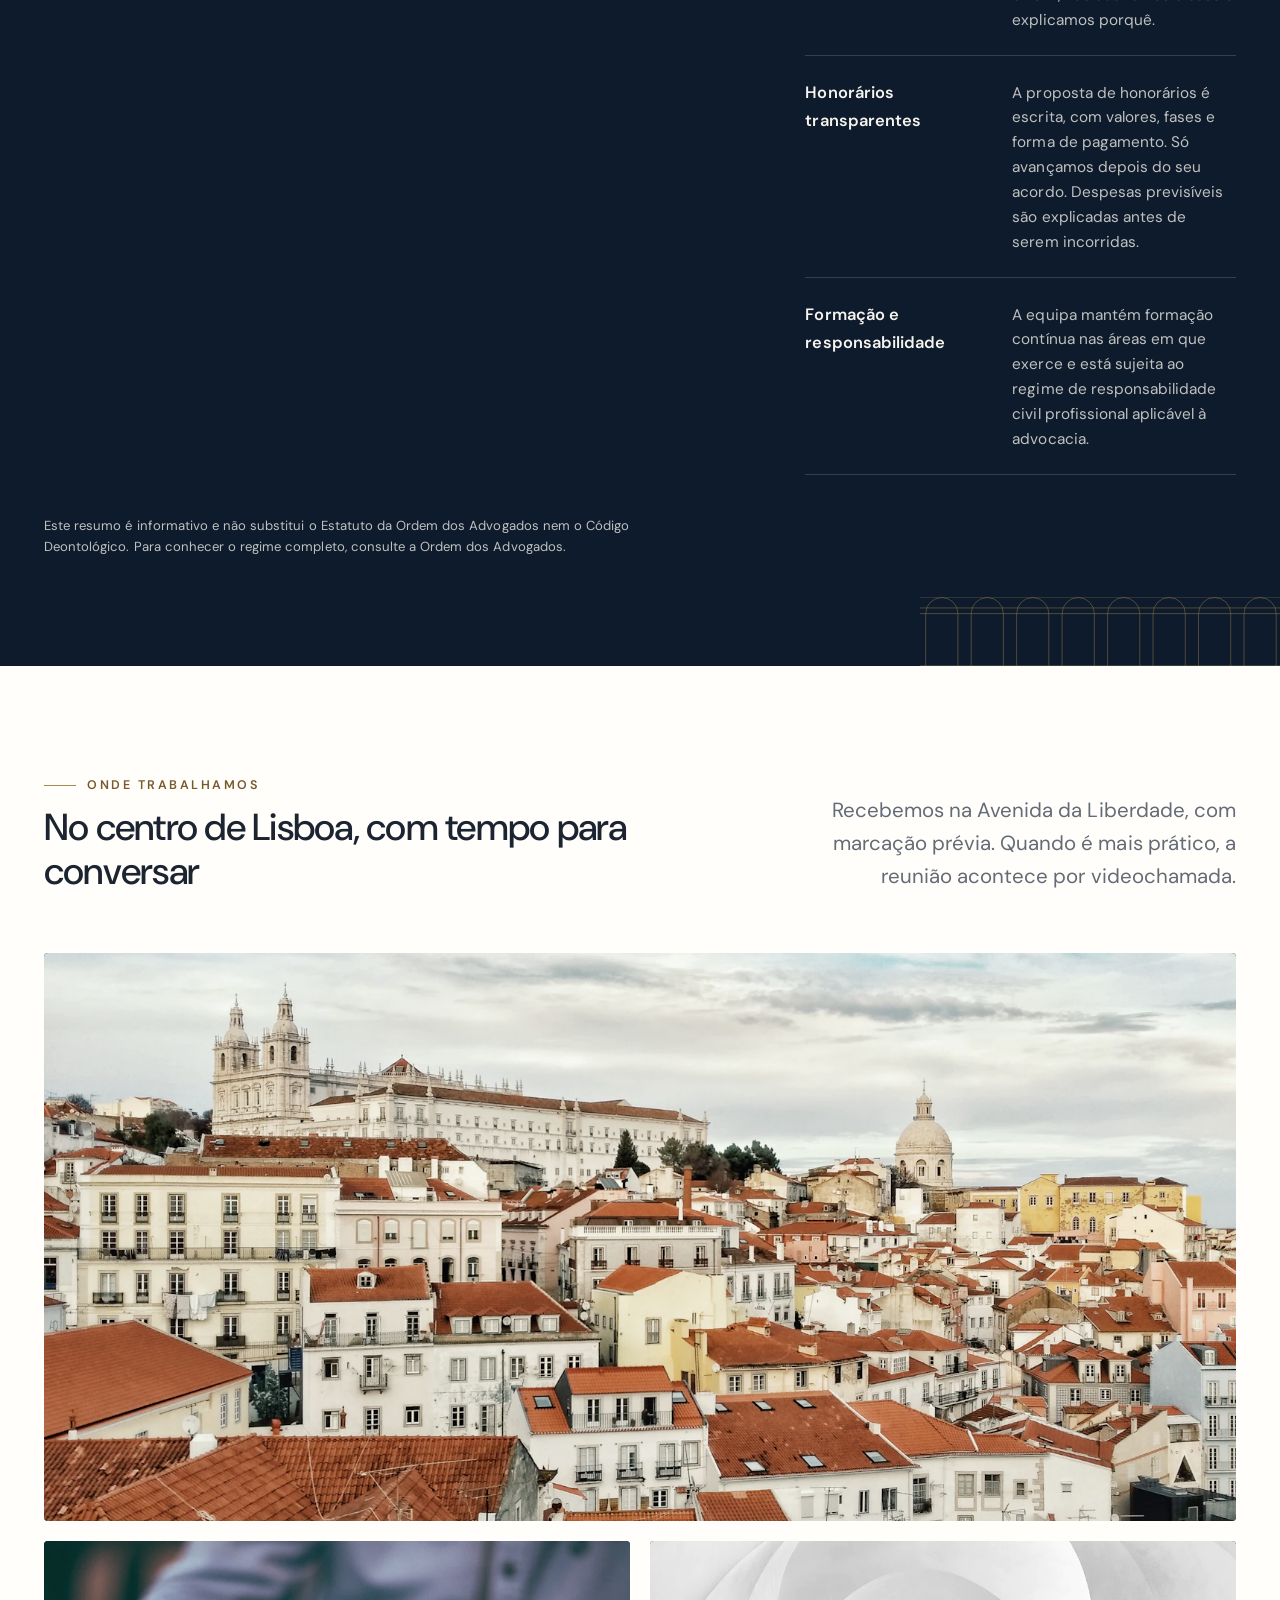
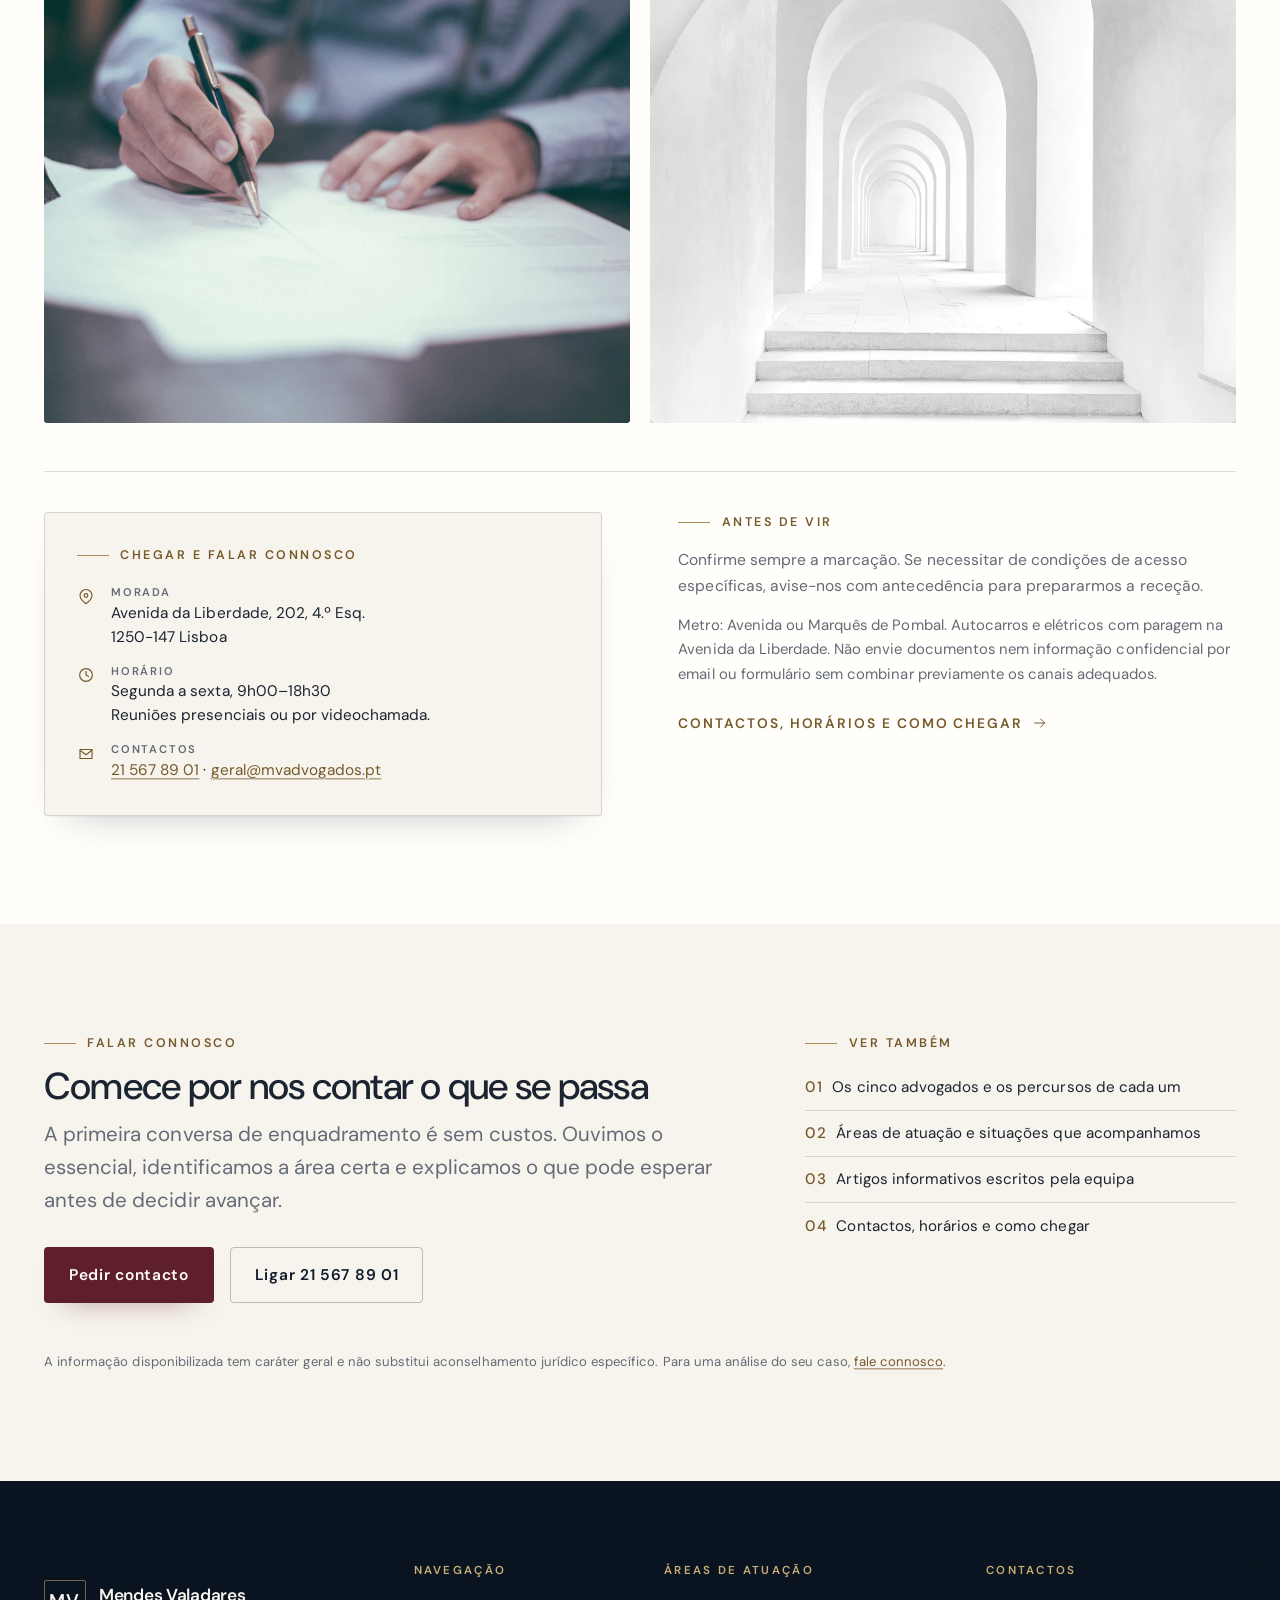
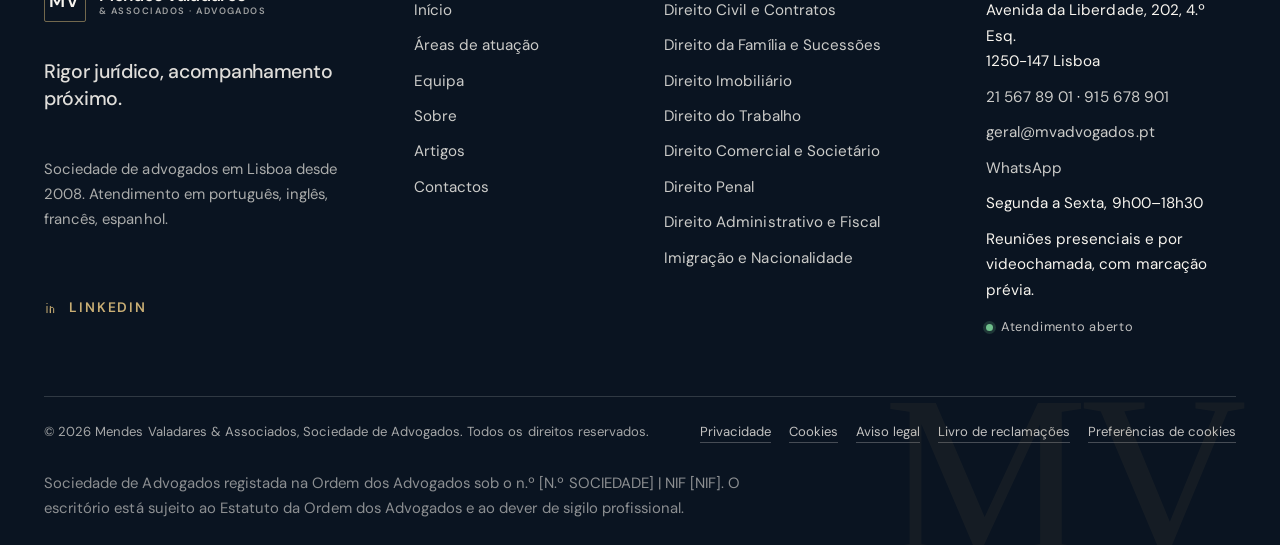
<file: sobre.html>
<!DOCTYPE html>
<html lang="pt-PT">
<head>
  <meta charset="utf-8">
  <meta name="viewport" content="width=device-width, initial-scale=1">
  <title>Sobre o escritório — Lisboa, desde 2008 | Mendes Valadares</title>
  <meta name="description" content="História, valores e forma de trabalhar da Mendes Valadares &amp; Associados, sociedade de advogados fundada em Lisboa em 2008.">
  <link rel="canonical" href="https://mendes-valadares.vercel.app/sobre.html">
  <meta name="theme-color" content="#0E1B2C">
  <meta name="author" content="Mendes Valadares &amp; Associados, Sociedade de Advogados">

  <!-- Open Graph / redes sociais -->
  <meta property="og:type" content="website">
  <meta property="og:locale" content="pt_PT">
  <meta property="og:site_name" content="Mendes Valadares &amp; Associados">
  <meta property="og:title" content="Sobre o escritório — Lisboa, desde 2008 | Mendes Valadares">
  <meta property="og:description" content="História, valores e forma de trabalhar da Mendes Valadares &amp; Associados, sociedade de advogados fundada em Lisboa em 2008.">
  <meta property="og:url" content="https://mendes-valadares.vercel.app/sobre.html">
  <meta property="og:image" content="https://mendes-valadares.vercel.app/images/og-image.jpg">
  <meta property="og:image:width" content="1200">
  <meta property="og:image:height" content="630">
  <meta property="og:image:alt" content="Vista sobre os telhados de Lisboa, com edifícios históricos ao fundo">
  <meta name="twitter:card" content="summary_large_image">
  <meta name="twitter:title" content="Sobre o escritório — Lisboa, desde 2008 | Mendes Valadares">
  <meta name="twitter:description" content="História, valores e forma de trabalhar da Mendes Valadares &amp; Associados, sociedade de advogados fundada em Lisboa em 2008.">

  <!-- Ícones e tipografia -->
  <link rel="icon" href="images/favicon.svg" type="image/svg+xml">
  <link rel="apple-touch-icon" href="images/apple-touch-icon.png">
  <link rel="preload" href="fonts/dm-sans-latin.woff2" as="font" type="font/woff2" crossorigin>
  <link rel="preload" href="fonts/dm-sans-italic-latin.woff2" as="font" type="font/woff2" crossorigin>
  <link rel="stylesheet" href="css/fonts.css">
  <link rel="stylesheet" href="css/style.css">

  <script>document.documentElement.classList.add('js');</script>

  <!-- Dados estruturados: página, organização e migalhas -->
  <script type="application/ld+json">
  {
    "@context": "https://schema.org",
    "@type": "AboutPage",
    "name": "Sobre o escritório — Mendes Valadares & Associados",
    "url": "https://mendes-valadares.vercel.app/sobre.html",
    "inLanguage": "pt-PT",
    "description": "História, valores e forma de trabalhar da Mendes Valadares & Associados, sociedade de advogados fundada em Lisboa em 2008.",
    "isPartOf": {
      "@type": "WebSite",
      "name": "Mendes Valadares & Associados",
      "url": "https://mendes-valadares.vercel.app/"
    },
    "about": {
      "@type": "LegalService",
      "@id": "https://mendes-valadares.vercel.app/#escritorio",
      "name": "Mendes Valadares & Associados, Sociedade de Advogados",
      "foundingDate": "2008",
      "founder": [
        { "@type": "Person", "name": "António Mendes" },
        { "@type": "Person", "name": "Helena Valadares" }
      ],
      "address": {
        "@type": "PostalAddress",
        "streetAddress": "Avenida da Liberdade, 202, 4.º Esq.",
        "postalCode": "1250-147",
        "addressLocality": "Lisboa",
        "addressCountry": "PT"
      },
      "areaServed": [
        { "@type": "AdministrativeArea", "name": "Lisboa" },
        { "@type": "Country", "name": "Portugal" }
      ],
      "availableLanguage": ["pt", "en", "fr", "es"],
      "numberOfEmployees": { "@type": "QuantitativeValue", "value": 5 },
      "url": "https://mendes-valadares.vercel.app/sobre.html"
    }
  }
  </script>
  <script type="application/ld+json">
  {
    "@context": "https://schema.org",
    "@type": "BreadcrumbList",
    "itemListElement": [
      { "@type": "ListItem", "position": 1, "name": "Início", "item": "https://mendes-valadares.vercel.app/" },
      { "@type": "ListItem", "position": 2, "name": "Sobre", "item": "https://mendes-valadares.vercel.app/sobre.html" }
    ]
  }
  </script>
</head>
<body data-page="sobre">
  <div id="site-header"></div>

  <main id="conteudo" tabindex="-1">
    <!-- HERÓI -->
    <section class="about-hero">
      <div class="ornament ornament--hero" data-ornament="grid" aria-hidden="true"></div>
      <div class="container">
        <nav class="crumbs" aria-label="Caminho">
          <a href="index.html">Início</a>
          <span class="crumbs__sep" aria-hidden="true">/</span>
          <span aria-current="page">Sobre</span>
        </nav>
        <div class="about-hero__grid">
          <div class="about-hero__copy">
            <p class="eyebrow">O escritório · Lisboa, desde 2008</p>
            <h1 class="about-hero__title">Uma sociedade pequena, para acompanhar de perto.</h1>
            <p class="lead">Fundada em 2008 por António Mendes e Helena Valadares, a Mendes Valadares &amp; Associados reúne cinco advogados com uma prática comum: compreender o caso antes de o explicar, e explicá-lo antes de avançar.</p>
            <div class="about-hero__meta">
              <span>5 advogados</span>
              <span aria-hidden="true">·</span>
              <span>8 áreas de atuação</span>
              <span aria-hidden="true">·</span>
              <span>4 línguas de atendimento</span>
            </div>
          </div>
          <figure class="about-hero__figure">
            <!-- Imagem provisória (Unsplash). Substituir por fotografia própria da biblioteca ou do gabinete, 4:5, 1000×1250 px. -->
            <img src="images/office-library.webp" width="1400" height="933" fetchpriority="high" decoding="async"
              alt="Estantes de madeira com livros jurídicos antigos e volumes encadernados.">
            <figcaption>
              <span class="about-hero__caption-mark" aria-hidden="true">MV</span>
              <span>Avenida da Liberdade, 202, 4.º Esq.<br>1250-147 Lisboa</span>
            </figcaption>
          </figure>
        </div>
      </div>
    </section>

    <!-- FAIXA DE FACTOS -->
    <section class="band" aria-label="O escritório em números">
      <div class="container">
        <div class="facts">
          <div class="fact">
            <p class="fact__value"><span data-count="2008">2008</span></p>
            <p class="fact__label">Fundação</p>
            <p class="fact__note">Sociedade criada em Lisboa por António Mendes e Helena Valadares.</p>
          </div>
          <div class="fact">
            <p class="fact__value"><span data-count="5">5</span></p>
            <p class="fact__label">Advogados</p>
            <p class="fact__note">Uma equipa de dimensão controlada, com um responsável por assunto.</p>
          </div>
          <div class="fact">
            <p class="fact__value"><span data-count="8">8</span></p>
            <p class="fact__label">Áreas</p>
            <p class="fact__note">Do direito civil e de família ao imobiliário, empresas e imigração.</p>
          </div>
          <div class="fact">
            <p class="fact__value"><span data-count="4">4</span></p>
            <p class="fact__label">Línguas</p>
            <p class="fact__note">Português, inglês, francês e espanhol, em pessoa ou por videochamada.</p>
          </div>
        </div>
      </div>
    </section>

    <!-- A ORIGEM -->
    <section class="section" aria-labelledby="origem-title">
      <div class="container">
        <div class="about-story">
          <div class="about-story__lede">
            <p class="eyebrow">A origem</p>
            <h2 class="title-l" id="origem-title">Antes do processo, a pessoa</h2>
          </div>
          <div class="about-story__copy">
            <p class="about-story__lead">Quando abriram o escritório, em 2008, António Mendes e Helena Valadares definiram uma regra que continua a orientar o trabalho: o cliente deve sair de cada reunião a compreender o seu caso, as opções disponíveis e o que cada uma implica.</p>
            <p>Começaram por acompanhar famílias, proprietários e pequenas empresas em Lisboa. Com o tempo, a prática alargou-se ao imobiliário, ao direito do trabalho, às sociedades, à fiscalidade e à imigração. A dimensão da equipa cresceu, mas o modelo manteve-se: um advogado responsável conhece o dossiê de ponta a ponta e responde diretamente ao cliente.</p>
            <p>Hoje trabalhamos com particulares e famílias, investidores imobiliários, empresas e clientes internacionais a residir ou a investir em Portugal. A proximidade não é uma fórmula comercial — é a forma que encontrámos de evitar mal-entendidos, prazos perdidos e decisões tomadas sem informação suficiente.</p>
            <a class="link-arrow" href="equipa.html">Conhecer os advogados
              <svg width="16" height="16" viewBox="0 0 24 24" fill="none" stroke="currentColor" stroke-width="1.5" stroke-linecap="round" stroke-linejoin="round" aria-hidden="true"><path d="M4 12h15"/><path d="M13 6l6 6-6 6"/></svg>
            </a>
          </div>
          <blockquote class="about-quote">
            <p>“O cliente deve compreender o seu caso, as opções disponíveis e o que cada uma implica — em tempo útil e em linguagem clara.”</p>
            <footer>Princípio fundador, 2008 <span aria-hidden="true">·</span> António Mendes e Helena Valadares</footer>
          </blockquote>
        </div>
      </div>
    </section>

    <!-- SÓCIOS FUNDADORES -->
    <section class="section section--warm" aria-labelledby="fundadores-title">
      <div class="container">
        <div class="section-head section-head--split">
          <div class="stack-s">
            <p class="eyebrow">Quem fundou</p>
            <h2 class="title-l" id="fundadores-title">Duas formas de advogar, uma mesma exigência</h2>
          </div>
          <div class="section-head__aside">
            <p class="lead">António Mendes e Helena Valadares trouxeram para o escritório percursos diferentes e uma ideia comum: o rigor jurídico não dispensa a clareza.</p>
          </div>
        </div>

        <div class="founder-grid">
          <article class="founder">
            <div class="founder__photo">
              <img src="images/team-antonio.webp" alt="" width="800" height="1000" loading="lazy" decoding="async">
            </div>
            <div class="founder__body">
              <p class="eyebrow">Sócio fundador</p>
              <h3 class="founder__name"><a href="equipa.html#antonio-mendes">Dr. António Mendes</a></h3>
              <p class="founder__text">Acompanha contratos, responsabilidade civil e a vida societária de pequenas e médias empresas. Exerce advocacia desde 2001 e atende em português, inglês e francês.</p>
              <a class="link-arrow" href="equipa.html#antonio-mendes">Ver perfil completo
                <svg width="15" height="15" viewBox="0 0 24 24" fill="none" stroke="currentColor" stroke-width="1.5" stroke-linecap="round" stroke-linejoin="round" aria-hidden="true"><path d="M4 12h15"/><path d="M13 6l6 6-6 6"/></svg>
              </a>
            </div>
          </article>

          <article class="founder">
            <div class="founder__photo">
              <img src="images/team-helena.webp" alt="" width="800" height="1000" loading="lazy" decoding="async">
            </div>
            <div class="founder__body">
              <p class="eyebrow">Sócia fundadora</p>
              <h3 class="founder__name"><a href="equipa.html#helena-valadares">Dra. Helena Valadares</a></h3>
              <p class="founder__text">Dedica-se ao Direito da Família e das Sucessões, com atenção particular aos processos que envolvem filhos menores. Exerce advocacia desde 2003 e atende em português, inglês e espanhol.</p>
              <a class="link-arrow" href="equipa.html#helena-valadares">Ver perfil completo
                <svg width="15" height="15" viewBox="0 0 24 24" fill="none" stroke="currentColor" stroke-width="1.5" stroke-linecap="round" stroke-linejoin="round" aria-hidden="true"><path d="M4 12h15"/><path d="M13 6l6 6-6 6"/></svg>
              </a>
            </div>
          </article>
        </div>
      </div>
    </section>

    <!-- VALORES -->
    <section class="section" aria-labelledby="valores-title">
      <div class="container">
        <div class="section-head section-head--split">
          <div class="stack-s">
            <p class="eyebrow">O que nos guia</p>
            <h2 class="title-l" id="valores-title">Quatro compromissos, todos os dias</h2>
          </div>
          <div class="section-head__aside">
            <p class="lead">São princípios de trabalho, não promessas de resultado. Aplicam-se ao primeiro email, à reunião e ao modo como cada processo é conduzido.</p>
          </div>
        </div>

        <div class="values" data-stagger>
          <div class="value-row reveal">
            <p class="value-row__title">Rigor</p>
            <p class="value-row__text">Estudamos os factos e os documentos antes de opinar. Verificamos prazos e identificamos o que ainda falta saber. Quando uma questão não tem resposta imediata, dizemos que vamos estudá-la — e voltamos com uma resposta fundamentada.</p>
          </div>
          <div class="value-row reveal">
            <p class="value-row__title">Discrição</p>
            <p class="value-row__text">O sigilo profissional começa no primeiro contacto e mantém-se depois do fim do mandato. Não divulgamos casos, clientes ou resultados. A informação circula apenas dentro da equipa e com os prestadores estritamente necessários.</p>
          </div>
          <div class="value-row reveal">
            <p class="value-row__title">Clareza</p>
            <p class="value-row__text">Explicamos o processo por fases, com estimativa de custos e de duração. Dizemos o que depende de terceiros e o que pode mudar. Os honorários são apresentados por escrito antes de qualquer trabalho começar.</p>
          </div>
          <div class="value-row reveal">
            <p class="value-row__title">Proximidade</p>
            <p class="value-row__text">Cada assunto tem um advogado responsável, com contacto direto. Mantemos o cliente informado sobre notificações, decisões e prazos relevantes, sem o obrigar a perseguir respostas.</p>
          </div>
        </div>
      </div>
    </section>

    <!-- DEONTOLOGIA E SIGILO -->
    <section class="section section--dark" aria-labelledby="deontologia-title">
      <div class="ornament ornament--section" data-ornament="arches" aria-hidden="true"></div>
      <div class="container">
        <div class="layout-split">
          <div class="stack-s">
            <p class="eyebrow">Enquadramento profissional</p>
            <h2 class="title-l" id="deontologia-title">As regras que protegem quem nos procura</h2>
            <p class="lead">O exercício da advocacia em Portugal está sujeito ao Estatuto da Ordem dos Advogados e ao Código Deontológico. São essas regras que enquadram a nossa independência, o sigilo e a relação com o cliente.</p>
            <p class="text-small">A sociedade está inscrita na Ordem dos Advogados sob o n.º [N.º SOCIEDADE]. Cada advogado tem cédula profissional própria.</p>
          </div>
          <div class="situations situations--dark">
            <div class="situation">
              <p class="situation__title">Sigilo profissional</p>
              <p class="situation__text">Tudo o que nos transmite está protegido pelo dever de sigilo, mesmo antes de existir contrato ou pagamento. O dever mantém-se depois do fim do acompanhamento.</p>
            </div>
            <div class="situation">
              <p class="situation__title">Independência e conflitos de interesses</p>
              <p class="situation__text">Antes de aceitar um assunto, verificamos se existe algum conflito de interesses. Se existir, não aceitamos o caso e explicamos porquê.</p>
            </div>
            <div class="situation">
              <p class="situation__title">Honorários transparentes</p>
              <p class="situation__text">A proposta de honorários é escrita, com valores, fases e forma de pagamento. Só avançamos depois do seu acordo. Despesas previsíveis são explicadas antes de serem incorridas.</p>
            </div>
            <div class="situation">
              <p class="situation__title">Formação e responsabilidade</p>
              <p class="situation__text">A equipa mantém formação contínua nas áreas em que exerce e está sujeita ao regime de responsabilidade civil profissional aplicável à advocacia.</p>
            </div>
          </div>
        </div>

        <p class="content-note content-note--dark">Este resumo é informativo e não substitui o Estatuto da Ordem dos Advogados nem o Código Deontológico. Para conhecer o regime completo, consulte a Ordem dos Advogados.</p>
      </div>
    </section>

    <!-- O ESPAÇO E LISBOA -->
    <section class="section section--warm" aria-labelledby="espaco-title">
      <div class="container">
        <div class="section-head section-head--split">
          <div class="stack-s">
            <p class="eyebrow">Onde trabalhamos</p>
            <h2 class="title-l" id="espaco-title">No centro de Lisboa, com tempo para conversar</h2>
          </div>
          <div class="section-head__aside">
            <p class="lead">Recebemos na Avenida da Liberdade, com marcação prévia. Quando é mais prático, a reunião acontece por videochamada.</p>
          </div>
        </div>

        <div class="gallery gallery--about mt-l">
          <figure class="gallery__item--wide">
            <!-- Imagem provisória (Unsplash). Substituir por fotografia própria da zona/escritório, 1600×900 px. -->
            <img src="images/lisbon-panorama.webp" width="1600" height="1000" loading="lazy" decoding="async"
              alt="Vista sobre os telhados e edifícios históricos de Lisboa, com a igreja de São Vicente de Fora ao fundo.">
            <figcaption>Lisboa, a cidade onde o escritório está sediado. <span class="text-small">Imagem editorial provisória.</span></figcaption>
          </figure>
          <figure>
            <!-- Imagem provisória (Unsplash). Substituir por pormenor do escritório, 4:3. -->
            <img src="images/office-desk.webp" width="1200" height="800" loading="lazy" decoding="async"
              alt="Mãos a escrever sobre documentos numa secretária, com uma caneta.">
            <figcaption>O trabalho começa sempre pela leitura atenta dos documentos.</figcaption>
          </figure>
          <figure>
            <!-- Imagem provisória (Unsplash). Substituir por pormenor arquitetónico do edifício, 4:3. -->
            <img src="images/lisbon-arches.webp" width="900" height="1200" loading="lazy" decoding="async"
              alt="Corredor de arcos claros e escadas de pedra, numa composição arquitetónica.">
            <figcaption>Avenida da Liberdade, 202 — 4.º Esq., com marcação prévia.</figcaption>
          </figure>
        </div>

        <div class="about-visit mt-l">
          <div class="about-visit__card">
            <p class="eyebrow">Chegar e falar connosco</p>
            <ul class="contact-list">
              <li class="contact-list__item">
                <svg viewBox="0 0 24 24" fill="none" stroke="currentColor" stroke-width="1.5" stroke-linecap="round" stroke-linejoin="round" aria-hidden="true"><path d="M20 10c0 5-8 11-8 11s-8-6-8-11a8 8 0 1 1 16 0Z"/><circle cx="12" cy="10" r="2.5"/></svg>
                <div><span class="contact-list__label">Morada</span>Avenida da Liberdade, 202, 4.º Esq.<br>1250-147 Lisboa</div>
              </li>
              <li class="contact-list__item">
                <svg viewBox="0 0 24 24" fill="none" stroke="currentColor" stroke-width="1.5" stroke-linecap="round" stroke-linejoin="round" aria-hidden="true"><circle cx="12" cy="12" r="8.5"/><path d="M12 7v5l3.5 2"/></svg>
                <div><span class="contact-list__label">Horário</span>Segunda a sexta, 9h00–18h30<br>Reuniões presenciais ou por videochamada.</div>
              </li>
              <li class="contact-list__item">
                <svg viewBox="0 0 24 24" fill="none" stroke="currentColor" stroke-width="1.5" stroke-linecap="round" stroke-linejoin="round" aria-hidden="true"><path d="M4 6h16v12H4z"/><path d="m4 7 8 6 8-6"/></svg>
                <div><span class="contact-list__label">Contactos</span><a class="link-line" href="tel:+351215678901">21 567 89 01</a> · <a class="link-line" href="mailto:geral@mvadvogados.pt">geral@mvadvogados.pt</a></div>
              </li>
            </ul>
          </div>
          <div class="about-visit__note">
            <p class="eyebrow">Antes de vir</p>
            <p>Confirme sempre a marcação. Se necessitar de condições de acesso específicas, avise-nos com antecedência para prepararmos a receção.</p>
            <p class="text-small">Metro: Avenida ou Marquês de Pombal. Autocarros e elétricos com paragem na Avenida da Liberdade. Não envie documentos nem informação confidencial por email ou formulário sem combinar previamente os canais adequados.</p>
            <a class="link-arrow" href="contactos.html">Contactos, horários e como chegar
              <svg width="15" height="15" viewBox="0 0 24 24" fill="none" stroke="currentColor" stroke-width="1.5" stroke-linecap="round" stroke-linejoin="round" aria-hidden="true"><path d="M4 12h15"/><path d="M13 6l6 6-6 6"/></svg>
            </a>
          </div>
        </div>
      </div>
    </section>

    <!-- CHAMADA FINAL -->
    <section class="section" aria-labelledby="sobre-cta-title">
      <div class="container">
        <div class="layout-split">
          <div class="stack-s">
            <p class="eyebrow">Falar connosco</p>
            <h2 class="title-l" id="sobre-cta-title">Comece por nos contar o que se passa</h2>
            <p class="lead">A primeira conversa de enquadramento é sem custos. Ouvimos o essencial, identificamos a área certa e explicamos o que pode esperar antes de decidir avançar.</p>
            <div class="cluster mt-m">
              <a class="btn btn--primary" href="contactos.html">Pedir contacto</a>
              <a class="btn btn--ghost" href="tel:+351215678901">Ligar 21 567 89 01</a>
            </div>
          </div>
          <div class="stack-s">
            <p class="eyebrow">Ver também</p>
            <ul class="aside-links">
              <li><a href="equipa.html"><span class="num">01</span> Os cinco advogados e os percursos de cada um</a></li>
              <li><a href="areas-de-atuacao.html"><span class="num">02</span> Áreas de atuação e situações que acompanhamos</a></li>
              <li><a href="artigos.html"><span class="num">03</span> Artigos informativos escritos pela equipa</a></li>
              <li><a href="contactos.html"><span class="num">04</span> Contactos, horários e como chegar</a></li>
            </ul>
          </div>
        </div>
        <p class="content-note mt-l">A informação disponibilizada tem caráter geral e não substitui aconselhamento jurídico específico. Para uma análise do seu caso, <a class="link-line" href="contactos.html">fale connosco</a>.</p>
      </div>
    </section>
  </main>

  <div id="site-footer"></div>
  <script type="module" src="js/main.js"></script>
</body>
</html>
</file>
<file: css/fonts.css>
/* ==========================================================================
   Tipografia auto-alojada (self-hosted) — DM Sans
   Ficheiros gerados a partir do Google Fonts (SIL Open Font License).
   Fonte variável (peso 300–700 e eixo óptico 9–40), subconjuntos latin + latin-ext.
   ========================================================================== */

/* DM Sans — italic — 300 700 — dm-sans-italic-latin-ext.woff2 */
@font-face {
  font-family: 'DM Sans';
  font-style: italic;
  font-weight: 300 700;
  font-display: swap;
  src: url('../fonts/dm-sans-italic-latin-ext.woff2') format('woff2');
  unicode-range: U+0100-02BA, U+02BD-02C5, U+02C7-02CC, U+02CE-02D7, U+02DD-02FF, U+0304, U+0308, U+0329, U+1D00-1DBF, U+1E00-1E9F, U+1EF2-1EFF, U+2020, U+20A0-20AB, U+20AD-20C4, U+2113, U+2C60-2C7F, U+A720-A7FF;
}

/* DM Sans — italic — 300 700 — dm-sans-italic-latin.woff2 */
@font-face {
  font-family: 'DM Sans';
  font-style: italic;
  font-weight: 300 700;
  font-display: swap;
  src: url('../fonts/dm-sans-italic-latin.woff2') format('woff2');
  unicode-range: U+0000-00FF, U+0131, U+0152-0153, U+02BB-02BC, U+02C6, U+02DA, U+02DC, U+0304, U+0308, U+0329, U+2000-206F, U+20AC, U+2122, U+2191, U+2193, U+2212, U+2215, U+FEFF, U+FFFD;
}

/* DM Sans — normal — 300 700 — dm-sans-latin-ext.woff2 */
@font-face {
  font-family: 'DM Sans';
  font-style: normal;
  font-weight: 300 700;
  font-display: swap;
  src: url('../fonts/dm-sans-latin-ext.woff2') format('woff2');
  unicode-range: U+0100-02BA, U+02BD-02C5, U+02C7-02CC, U+02CE-02D7, U+02DD-02FF, U+0304, U+0308, U+0329, U+1D00-1DBF, U+1E00-1E9F, U+1EF2-1EFF, U+2020, U+20A0-20AB, U+20AD-20C4, U+2113, U+2C60-2C7F, U+A720-A7FF;
}

/* DM Sans — normal — 300 700 — dm-sans-latin.woff2 */
@font-face {
  font-family: 'DM Sans';
  font-style: normal;
  font-weight: 300 700;
  font-display: swap;
  src: url('../fonts/dm-sans-latin.woff2') format('woff2');
  unicode-range: U+0000-00FF, U+0131, U+0152-0153, U+02BB-02BC, U+02C6, U+02DA, U+02DC, U+0304, U+0308, U+0329, U+2000-206F, U+20AC, U+2122, U+2191, U+2193, U+2212, U+2215, U+FEFF, U+FFFD;
}
</file>
<file: css/style.css>
@charset "UTF-8";
/* ==========================================================================
   MENDES VALADARES & ASSOCIADOS — Sociedade de Advogados
   Folha de estilo principal (design system + componentes + páginas)

   ---------------------------------------------------------------------------
   DIREÇÃO CRIATIVA — "A arquitetura da confiança" (10 linhas)
   1. Conceito: estrutura, proporção, silêncio visual e rigor — inspirado em
      fachadas lisboetas, arcadas, bibliotecas e tipografia editorial.
   2. Paleta: azul-marinho profundo (#0E1B2C), marfim (#F7F4EE), branco quente
      (#FFFEFB), bronze discreto (#A88B52) e bordô escuro (#5E1F2B).
   3. O bordô reserva-se às ações de contacto; o bronze é filete, número e
      ornamento — nunca compete com a ação principal.
   4. Tipografia: DM Sans grande e fluida nos títulos; a mesma família no
      texto a 17–18 px, entrelinha 1,7, linhas até ~70 carateres.
   5. Greleha de 1200 px com margens generosas; secções claras e escuras
      alternadas para criar ritmo; estados de foco sempre visíveis.
   6. Botões retangulares (raio 4 px), área de toque ≥48 px, transição suave
      de preenchimento e seta que se desloca 3 px no hover.
   7. Cartões em branco quente, raio 4–6 px, sombra muito suave, borda fina e
      filete bronze que cresce a partir da esquerda no hover.
   8. Fotografia dessaturada e uniforme: retratos 4:5 em tom sóbrio, imagens
      arquitetónicas com véu azul-marinho quando recebem texto.
   9. Ornamentos geométricos em SVG inline (arcadas, grelhas de desenho),
      filetes bronze que "desenham" ao entrar no ecrã, numeração 01–08.
  10. Microinterações de 250–400 ms com easing suave; tudo desativado em
      prefers-reduced-motion. Autoridade sem frieza, proximidade sem ruído.
   ---------------------------------------------------------------------------

   ÍNDICE
   01. Reinício e bases          08. Cartões                15. Contactos e formulários
   02. Tokens (variáveis)        09. Secções                16. Modais e separadores
   03. Tipografia                10. Cabeçalho              17. Detalhe e prosa
   04. Layout e grelha           11. Rodapé                 18. Cookies
   05. Utilitários e a11y        12. Hero e faixa de factos 19. Flutuantes e barra mobile
   06. Botões e ações            13. Áreas e passos         20. Movimento
   07. Etiquetas e ornamentos    14. Equipa e artigos       21. Impressão
   ========================================================================== */

/* ==========================================================================
   01. REINÍCIO E BASES
   ========================================================================== */
*,
*::before,
*::after {
  box-sizing: border-box;
}

html {
  -webkit-text-size-adjust: 100%;
  scroll-behavior: smooth;
  scroll-padding-top: calc(var(--header-h) + 1.5rem);
}

body {
  margin: 0;
  background-color: var(--ivory);
  color: var(--ink);
  font-family: var(--font-body);
  font-size: var(--text-body);
  font-weight: 400;
  line-height: 1.7;
  letter-spacing: 0.002em;
  -webkit-font-smoothing: antialiased;
  -moz-osx-font-smoothing: grayscale;
  overflow-x: hidden;
}

img,
svg,
video,
iframe {
  display: block;
  max-width: 100%;
}

img {
  height: auto;
}

button,
input,
select,
textarea {
  font: inherit;
  color: inherit;
}

h1,
h2,
h3,
h4,
h5,
p,
figure,
blockquote,
dl,
dd {
  margin: 0;
}

ul,
ol {
  margin: 0;
  padding: 0;
  list-style: none;
}

a {
  color: inherit;
  text-decoration: none;
}

hr {
  border: 0;
  margin: 0;
  height: 1px;
  background-color: var(--line);
}

/* ==========================================================================
   02. TOKENS (VARIÁVEIS)
   ========================================================================== */
:root {
  /* Cor — identidade */
  --navy: #0e1b2c;
  --navy-deep: #0a1421;
  --navy-soft: #17293f;
  --ivory: #f7f4ee;
  --ivory-warm: #fffefb;
  --bronze: #a88b52;
  --bronze-light: #c9ae74;
  --bronze-ink: #77592a; /* bronze legível em fundo claro (contraste AA) */
  --bordeaux: #5e1f2b;
  --bordeaux-dark: #491620;
  --stone: #646b76; /* ligeiramente mais escuro do que #6B7280 para contraste AA em texto pequeno */
  --ink: #1b2430;
  --danger: #96202c;

  /* Cor — derivados */
  --line: rgba(14, 27, 44, 0.14);
  --line-strong: rgba(14, 27, 44, 0.26);
  --line-dark: rgba(247, 244, 238, 0.16);
  --line-dark-strong: rgba(247, 244, 238, 0.3);
  --muted-on-dark: rgba(247, 244, 238, 0.76);
  --navy-veil: rgba(11, 21, 35, 0.62);

  /* Tipografia */
  --font-display: "DM Sans", "Segoe UI", system-ui, -apple-system, sans-serif;
  --font-body: "DM Sans", "Segoe UI", system-ui, -apple-system, sans-serif;
  --text-body: clamp(1.0625rem, 1rem + 0.28vw, 1.125rem);
  --text-small: clamp(0.875rem, 0.85rem + 0.1vw, 0.9375rem);
  --text-micro: 0.78rem;
  --measure: 70ch;
  --measure-tight: 58ch;

  /* Estrutura */
  --max: 1200px;
  --gutter: clamp(1.25rem, 4.2vw, 2.75rem);
  --section-y: clamp(4rem, 8.5vw, 7.5rem);
  --radius: 4px;
  --radius-lg: 6px;
  --header-h: 72px;
  --shadow-soft: 0 1px 2px rgba(14, 27, 44, 0.04), 0 18px 38px -26px rgba(14, 27, 44, 0.35);
  --shadow-raised: 0 2px 4px rgba(14, 27, 44, 0.05), 0 26px 54px -30px rgba(14, 27, 44, 0.45);

  /* Movimento */
  --ease: cubic-bezier(0.22, 0.61, 0.36, 1);
  --dur-fast: 200ms;
  --dur: 320ms;
  --dur-slow: 620ms;

  /* Índices */
  --z-header: 100;
  --z-fab: 105;
  --z-bar: 110;
  --z-cookie: 120;
  --z-progress: 130;
}

@media (min-width: 860px) {
  :root {
    --header-h: 84px;
  }
}

/* ==========================================================================
   03. TIPOGRAFIA
   ========================================================================== */
.display {
  font-family: var(--font-display);
  font-weight: 500;
  font-size: clamp(2.3rem, 1.7rem + 3.5vw, 4.15rem);
  line-height: 1.06;
  letter-spacing: -0.03em;
  text-wrap: balance;
}

.title-xl {
  font-family: var(--font-display);
  font-weight: 500;
  font-size: clamp(2rem, 1.55rem + 2.3vw, 3.1rem);
  line-height: 1.1;
  letter-spacing: -0.025em;
}

.title-l {
  font-family: var(--font-display);
  font-weight: 500;
  font-size: clamp(1.7rem, 1.4rem + 1.5vw, 2.35rem);
  line-height: 1.15;
  letter-spacing: -0.02em;
}

.title-m {
  font-family: var(--font-display);
  font-weight: 600;
  font-size: clamp(1.2rem, 1.08rem + 0.5vw, 1.42rem);
  line-height: 1.3;
  letter-spacing: -0.015em;
}

.title-s {
  font-family: var(--font-body);
  font-weight: 600;
  font-size: 1.02rem;
  line-height: 1.35;
  letter-spacing: 0.005em;
}

.lead {
  font-size: clamp(1.075rem, 1rem + 0.5vw, 1.28rem);
  line-height: 1.6;
  color: var(--stone);
  max-width: var(--measure-tight);
  text-wrap: pretty;
}

.text-small {
  font-size: var(--text-small);
}

.text-stone {
  color: var(--stone);
}

.section--dark .lead,
.section--dark .text-stone,
.section--navy-deep .lead,
.section--navy-deep .text-stone,
.page-hero .lead,
.page-hero .text-stone {
  color: var(--muted-on-dark);
}

/* Etiqueta editorial */
.eyebrow {
  display: inline-flex;
  align-items: center;
  gap: 0.7rem;
  font-family: var(--font-body);
  font-size: var(--text-micro);
  font-weight: 600;
  letter-spacing: 0.2em;
  text-transform: uppercase;
  color: var(--bronze-ink);
}

.eyebrow::before {
  content: "";
  width: 32px;
  height: 1px;
  background-color: var(--bronze);
  flex: none;
}

.section--dark .eyebrow,
.section--navy-deep .eyebrow,
.page-hero .eyebrow,
.hero .eyebrow,
.about-hero .eyebrow {
  color: var(--bronze-light);
}

/* Numeração editorial 01, 02, 03… */
.num {
  font-family: var(--font-display);
  font-weight: 500;
  font-variant-numeric: lining-nums;
  color: var(--bronze-ink);
  letter-spacing: 0.02em;
}

.section--dark .num,
.page-hero .num {
  color: var(--bronze-light);
}

.num--xl {
  font-size: clamp(2rem, 1.5rem + 1.6vw, 2.9rem);
  line-height: 1;
}

.num--watermark {
  font-size: clamp(5rem, 14vw, 12rem);
  line-height: 0.8;
  color: rgba(247, 244, 238, 0.09);
  letter-spacing: -0.02em;
  user-select: none;
}

/* ==========================================================================
   04. LAYOUT E GRELHA
   ========================================================================== */
.container {
  width: min(calc(100% - var(--gutter) * 2), var(--max));
  margin-inline: auto;
}

.container--narrow {
  width: min(calc(100% - var(--gutter) * 2), 900px);
  margin-inline: auto;
}

.section {
  padding-block: var(--section-y);
  position: relative;
}

.section--tight {
  padding-block: clamp(2.75rem, 6vw, 4.5rem);
}

.section--warm {
  background-color: var(--ivory-warm);
}

.section--dark {
  background-color: var(--navy);
  color: var(--ivory);
}

.section--dark a {
  color: inherit;
}

.section--navy-deep {
  background-color: var(--navy-deep);
  color: var(--ivory);
}

/* Cabeçalho de secção */
.section-head {
  display: grid;
  gap: 1.1rem;
  max-width: 820px;
  margin-bottom: clamp(2.25rem, 5vw, 3.75rem);
}

.section-head--split {
  max-width: none;
  grid-template-columns: 1fr;
  align-items: end;
  gap: 1.6rem;
}

@media (min-width: 900px) {
  .section-head--split {
    grid-template-columns: minmax(0, 1.5fr) minmax(0, 1fr);
    gap: clamp(2rem, 5vw, 4.5rem);
  }
}

.section-head__aside {
  display: grid;
  gap: 1rem;
  justify-items: start;
}

@media (min-width: 900px) {
  .section-head__aside {
    justify-items: end;
    text-align: right;
  }
}

.grid {
  display: grid;
  gap: clamp(1.1rem, 2.4vw, 1.75rem);
}

@media (min-width: 640px) {
  .grid--2 {
    grid-template-columns: repeat(2, minmax(0, 1fr));
  }
}

@media (min-width: 700px) {
  .grid--3 {
    grid-template-columns: repeat(2, minmax(0, 1fr));
  }
}

@media (min-width: 1050px) {
  .grid--3 {
    grid-template-columns: repeat(3, minmax(0, 1fr));
  }
}

.grid--4 {
  grid-template-columns: repeat(auto-fit, minmax(min(100%, 250px), 1fr));
}

.grid--masonry {
  align-items: start;
}

@media (min-width: 1024px) {
  .grid--masonry {
    grid-template-columns: repeat(12, minmax(0, 1fr));
  }
}

/* Grelha de duas colunas: conteúdo + barra lateral */
.layout-split {
  display: grid;
  gap: clamp(2rem, 5vw, 4rem);
}

@media (min-width: 1024px) {
  .layout-split {
    grid-template-columns: minmax(0, 1.62fr) minmax(0, 1fr);
    align-items: start;
  }
}

.sticky-aside {
  display: grid;
  gap: clamp(1.1rem, 2.4vw, 1.6rem);
}

@media (min-width: 1024px) {
  .sticky-aside {
    position: sticky;
    top: calc(var(--header-h) + 1.75rem);
  }
}

#conteudo:focus {
  outline: none;
}

#conteudo:focus-visible {
  outline: none;
}

/* ==========================================================================
   05. UTILITÁRIOS E ACESSIBILIDADE
   ========================================================================== */
.visually-hidden {
  position: absolute !important;
  width: 1px;
  height: 1px;
  padding: 0;
  margin: -1px;
  overflow: hidden;
  clip-path: inset(50%);
  white-space: nowrap;
  border: 0;
}

.skip-link {
  position: fixed;
  top: 0.5rem;
  left: 50%;
  transform: translate(-50%, -160%);
  z-index: 200;
  background-color: var(--navy);
  color: var(--ivory);
  padding: 0.75rem 1.25rem;
  border-radius: var(--radius);
  border: 1px solid var(--bronze);
  font-size: 0.95rem;
  transition: transform var(--dur) var(--ease);
}

.skip-link:focus {
  transform: translate(-50%, 0);
}

:focus-visible {
  outline: 2px solid var(--bronze-ink);
  outline-offset: 3px;
  border-radius: 2px;
}

.section--dark :focus-visible,
.section--navy-deep :focus-visible,
.page-hero :focus-visible,
.site-header :focus-visible,
.site-footer :focus-visible,
.cookie :focus-visible,
.mobile-menu :focus-visible {
  outline-color: var(--bronze-light);
}

.measure {
  max-width: var(--measure);
}

.center {
  text-align: center;
}

.center .section-head,
.center .lead {
  margin-inline: auto;
}

.center .eyebrow {
  justify-content: center;
}

.mt-l {
  margin-top: clamp(1.75rem, 4vw, 3rem);
}

.mt-m {
  margin-top: 1.25rem;
}

.stack-s {
  display: grid;
  gap: 0.65rem;
}

.stack-m {
  display: grid;
  gap: 1.15rem;
}

.stack-l {
  display: grid;
  gap: clamp(1.75rem, 4vw, 2.75rem);
}

.cluster {
  display: flex;
  flex-wrap: wrap;
  gap: 0.75rem 1rem;
  align-items: center;
}

.cluster--tight {
  gap: 0.5rem 0.7rem;
}

/* ==========================================================================
   06. BOTÕES E AÇÕES
   ========================================================================== */
.btn {
  position: relative;
  display: inline-flex;
  align-items: center;
  justify-content: center;
  gap: 0.6rem;
  min-height: 52px;
  padding: 0.85rem 1.5rem;
  border: 1px solid transparent;
  border-radius: var(--radius);
  background-color: transparent;
  font-family: var(--font-body);
  font-size: 0.97rem;
  font-weight: 600;
  letter-spacing: 0.045em;
  text-align: center;
  cursor: pointer;
  transition: background-color var(--dur) var(--ease), color var(--dur) var(--ease),
    border-color var(--dur) var(--ease), transform var(--dur) var(--ease), box-shadow var(--dur) var(--ease);
}

.btn svg {
  width: 18px;
  height: 18px;
  flex: none;
  transition: transform var(--dur) var(--ease);
}

.btn:hover svg {
  transform: translateX(3px);
}

.btn:active {
  transform: translateY(1px);
}

/* Ação de contacto — o único uso do bordô */
.btn--primary {
  background-color: var(--bordeaux);
  color: var(--ivory-warm);
  box-shadow: 0 14px 30px -22px rgba(94, 31, 43, 0.9);
}

.btn--primary:hover {
  background-color: var(--bordeaux-dark);
  box-shadow: 0 18px 34px -20px rgba(94, 31, 43, 0.95);
}

.btn--ghost {
  border-color: var(--line-strong);
  color: var(--navy);
}

.btn--ghost:hover {
  border-color: var(--navy);
  background-color: rgba(14, 27, 44, 0.045);
}

.hero .btn--ghost,
.section--dark .btn--ghost,
.section--navy-deep .btn--ghost,
.page-hero .btn--ghost,
.cookie .btn--ghost,
.mobile-menu .btn--ghost {
  border-color: var(--line-dark-strong);
  color: var(--ivory);
}

.hero .btn--ghost:hover,
.section--dark .btn--ghost:hover,
.section--navy-deep .btn--ghost:hover,
.page-hero .btn--ghost:hover,
.cookie .btn--ghost:hover,
.mobile-menu .btn--ghost:hover {
  border-color: var(--ivory);
  background-color: rgba(247, 244, 238, 0.08);
}

.btn--light {
  background-color: var(--ivory);
  color: var(--navy);
}

.btn--light:hover {
  background-color: var(--ivory-warm);
}

.btn--sm {
  min-height: 46px;
  padding: 0.65rem 1.1rem;
  font-size: 0.9rem;
}

.btn--block {
  width: 100%;
}

/* Ligação em texto com seta (ações secundárias) */
.link-arrow {
  display: inline-flex;
  align-items: center;
  gap: 0.55rem;
  font-size: 0.86rem;
  font-weight: 600;
  letter-spacing: 0.14em;
  text-transform: uppercase;
  color: var(--bronze-ink);
  padding-block: 0.35rem;
}

.link-arrow svg {
  width: 16px;
  height: 16px;
  transition: transform var(--dur) var(--ease);
}

.link-arrow:hover svg {
  transform: translateX(4px);
}

.link-arrow--underline {
  box-shadow: inset 0 -1px 0 rgba(119, 89, 42, 0.35);
}

.section--dark .link-arrow {
  color: var(--bronze-light);
}

.section--dark .link-arrow:hover {
  color: var(--ivory);
}

.section--navy-deep .link-arrow,
.site-footer .link-arrow {
  color: var(--bronze-light);
}

.section--navy-deep .link-arrow:hover,
.site-footer .link-arrow:hover {
  color: var(--ivory);
}

/* Link sublinhado simples */
.link-line {
  color: var(--bronze-ink);
  text-decoration: underline;
  text-decoration-color: rgba(119, 89, 42, 0.52);
  text-decoration-thickness: 1px;
  text-underline-offset: 0.18em;
  box-shadow: inset 0 -1px 0 rgba(119, 89, 42, 0.28);
  transition: box-shadow var(--dur) var(--ease), color var(--dur) var(--ease),
    text-decoration-color var(--dur) var(--ease);
}

.link-line:hover {
  box-shadow: inset 0 -2px 0 var(--bronze-ink);
  text-decoration-color: var(--bronze-ink);
}

.section--dark .link-line,
.section--navy-deep .link-line {
  color: var(--bronze-light);
  text-decoration-color: rgba(201, 174, 116, 0.55);
  box-shadow: inset 0 -1px 0 rgba(201, 174, 116, 0.35);
}

/* ==========================================================================
   07. ETIQUETAS, FILETES E ORNAMENTOS
   ========================================================================== */
.tag {
  display: inline-flex;
  align-items: center;
  gap: 0.35rem;
  padding: 0.28rem 0.55rem;
  border: 1px solid var(--line);
  border-radius: 2px;
  font-size: 0.7rem;
  font-weight: 600;
  letter-spacing: 0.14em;
  text-transform: uppercase;
  color: var(--stone);
  white-space: nowrap;
}

.tag--bronze {
  border-color: rgba(168, 139, 82, 0.55);
  color: var(--bronze-ink);
}

.section--dark .tag {
  border-color: var(--line-dark);
  color: var(--muted-on-dark);
}

.page-hero .tag,
.section--navy-deep .tag,
.about-hero .tag {
  border-color: var(--line-dark);
  color: var(--muted-on-dark);
}

.section--dark .tag--bronze {
  border-color: rgba(201, 174, 116, 0.45);
  color: var(--bronze-light);
}

.rule {
  height: 1px;
  background-color: var(--line);
  border: 0;
}

.rule--strong {
  background-color: var(--line-strong);
}

.rule--bronze {
  background-color: var(--bronze);
}

.section--dark .rule,
.section--navy-deep .rule,
.page-hero .rule {
  background-color: var(--line-dark);
}

.section--dark .rule--bronze,
.page-hero .rule--bronze {
  background-color: var(--bronze);
}

/* Filete que "desenha" ao entrar no ecrã */
.rule-draw {
  display: block;
  height: 1px;
  width: 100%;
  background-color: var(--bronze);
  transform-origin: left center;
  border: 0;
}

html.js .rule-draw {
  transform: scaleX(0);
  transition: transform 1.05s var(--ease);
}

html.js .rule-draw.is-visible {
  transform: scaleX(1);
}

/* Ornamento de arcadas (SVG injetado por JS) */
.ornament {
  position: absolute;
  pointer-events: none;
  color: var(--bronze);
}

.ornament svg {
  width: 100%;
  height: 100%;
  display: block;
}

.ornament--hero {
  right: 0;
  bottom: 0;
  width: min(46%, 460px);
  height: 60%;
  opacity: 0.34;
}

.ornament--cta {
  right: -2%;
  top: 8%;
  width: min(52%, 620px);
  height: 84%;
  opacity: 0.22;
  color: var(--bronze-light);
}

.ornament--footer {
  left: 0;
  top: 0;
  width: 100%;
  height: 14px;
  opacity: 0.5;
}

/* Marca de água com monograma */
.monogram-watermark {
  position: absolute;
  right: clamp(-1rem, 2vw, 3rem);
  bottom: -3.5rem;
  width: clamp(12rem, 30vw, 26rem);
  height: auto;
  opacity: 0.07;
  pointer-events: none;
  user-select: none;
  display: block;
}

/* ==========================================================================
   08. CARTÕES
   ========================================================================== */
.card {
  position: relative;
  display: block;
  background-color: var(--ivory-warm);
  border: 1px solid var(--line);
  border-radius: var(--radius);
  box-shadow: var(--shadow-soft);
  overflow: hidden;
  transition: transform var(--dur) var(--ease), box-shadow var(--dur) var(--ease),
    border-color var(--dur) var(--ease);
}

.card__body {
  padding: clamp(1.3rem, 2.2vw, 1.85rem);
  display: grid;
  gap: 0.7rem;
  height: 100%;
}

.card::before {
  content: "";
  position: absolute;
  inset: 0 0 auto 0;
  height: 2px;
  background-color: var(--bronze);
  transform: scaleX(0);
  transform-origin: left center;
  transition: transform 0.5s var(--ease);
  z-index: 1;
}

@media (hover: hover) {
  .card:hover {
    transform: translateY(-3px);
    box-shadow: var(--shadow-raised);
    border-color: var(--line-strong);
  }

  .card:hover::before {
    transform: scaleX(1);
  }
}

.card:focus-within::before {
  transform: scaleX(1);
}

/* Cartão de área de atuação */
.card--area .card__body {
  gap: 0.85rem;
  padding-block: clamp(1.5rem, 2.6vw, 2rem);
}

.card--area .num {
  font-size: clamp(1.6rem, 1.2rem + 1vw, 2.05rem);
  line-height: 1;
}

.card--area .title-m {
  transition: color var(--dur) var(--ease);
}

.card--area__text {
  font-size: 0.98rem;
  line-height: 1.6;
  color: var(--stone);
}

.card--area__foot {
  margin-top: auto;
  padding-top: 0.9rem;
  display: flex;
  flex-wrap: wrap;
  align-items: center;
  justify-content: space-between;
  gap: 0.6rem 0.75rem;
  border-top: 1px solid var(--line);
}

.card--area__more {
  display: inline-flex;
  align-items: center;
  gap: 0.4rem;
  white-space: nowrap;
  font-size: 0.78rem;
  font-weight: 600;
  letter-spacing: 0.14em;
  text-transform: uppercase;
  color: var(--bronze-ink);
}

.card--area__more svg {
  width: 15px;
  height: 15px;
  transition: transform var(--dur) var(--ease);
}

@media (hover: hover) {
  .card--area:hover .card--area__more svg {
    transform: translateX(4px);
  }
}

/* Cartão de artigo */
.card--article .card__body {
  gap: 0.95rem;
}

.card--article__meta {
  display: flex;
  flex-wrap: wrap;
  justify-content: space-between;
  align-items: center;
  gap: 0.35rem 1rem;
  font-size: 0.74rem;
  font-weight: 600;
  letter-spacing: 0.12em;
  text-transform: uppercase;
  color: var(--stone);
}

.card--article__meta span:last-child {
  margin-left: auto;
  text-align: right;
}

.card--article .title-m {
  font-size: clamp(1.2rem, 1.05rem + 0.7vw, 1.5rem);
  text-wrap: pretty;
}

.card--article__excerpt {
  font-size: 0.97rem;
  line-height: 1.62;
  color: var(--stone);
}

.card--article__foot {
  margin-top: auto;
  padding-top: 1rem;
  border-top: 1px solid var(--line);
  display: flex;
  align-items: center;
  justify-content: space-between;
  gap: 1rem;
}

/* Cartão de equipa */
.card--team {
  border: 0;
  background: none;
  box-shadow: none;
  overflow: visible;
}

.card--team::before {
  display: none;
}

.portrait {
  position: relative;
  overflow: hidden;
  border-radius: var(--radius);
  background-color: var(--navy);
}

.portrait img {
  width: 100%;
  aspect-ratio: 4 / 5;
  object-fit: cover;
  filter: grayscale(1) contrast(1.06) brightness(1.03);
  transition: transform var(--dur-slow) var(--ease), filter var(--dur-slow) var(--ease);
}

.portrait::after {
  content: "";
  position: absolute;
  inset: 0;
  background: linear-gradient(158deg, rgba(14, 27, 44, 0.24), rgba(14, 27, 44, 0.4));
  mix-blend-mode: multiply;
  transition: opacity var(--dur-slow) var(--ease);
}

.portrait::before {
  content: "";
  position: absolute;
  inset: 10px;
  border: 1px solid rgba(247, 244, 238, 0.4);
  opacity: 0;
  transition: opacity var(--dur) var(--ease);
  z-index: 2;
}

@media (hover: hover) {
  .card--team:hover .portrait img {
    transform: scale(1.025);
    filter: grayscale(0.55) contrast(1.03) brightness(1.03);
  }

  .card--team:hover .portrait::before {
    opacity: 1;
  }
}

.card--team__body {
  padding-top: 1.05rem;
  display: grid;
  gap: 0.3rem;
}

.card--team__name {
  font-family: var(--font-display);
  font-weight: 600;
  font-size: 1.18rem;
  line-height: 1.3;
  letter-spacing: -0.015em;
}

.card--team__role {
  font-size: 0.72rem;
  font-weight: 600;
  letter-spacing: 0.14em;
  text-transform: uppercase;
  color: var(--bronze-ink);
}

.card--team__meta {
  font-size: 0.88rem;
  color: var(--stone);
  line-height: 1.55;
}

.card--team__button {
  margin-top: 0.6rem;
  justify-self: start;
}

/* Cartão de contacto / barra lateral */
.card--aside .card__body {
  gap: 1rem;
}

.card--aside .title-m {
  font-size: 1.35rem;
}

.contact-list {
  display: grid;
  gap: 0.85rem;
}

.contact-list__item {
  display: grid;
  grid-template-columns: 22px 1fr;
  gap: 0.75rem;
  align-items: start;
  font-size: 0.96rem;
  line-height: 1.55;
}

.contact-list__item svg {
  width: 18px;
  height: 18px;
  margin-top: 0.22rem;
  color: var(--bronze-ink);
}

.section--dark .contact-list__item svg,
.page-hero .contact-list__item svg {
  color: var(--bronze-light);
}

.contact-list__label {
  display: block;
  font-size: 0.7rem;
  font-weight: 600;
  letter-spacing: 0.16em;
  text-transform: uppercase;
  color: var(--stone);
}

.section--dark .contact-list__label,
.page-hero .contact-list__label {
  color: rgba(247, 244, 238, 0.6);
}

/* ==========================================================================
   09. SECÇÕES — ritmo claro/escuro
   ========================================================================== */
.section--dark .section-head,
.section--navy-deep .section-head {
  color: var(--ivory);
}

.section--dark::selection,
.section--navy-deep::selection {
  background-color: var(--bronze);
  color: var(--navy);
}

.band {
  border-top: 1px solid var(--line);
  border-bottom: 1px solid var(--line);
  background-color: var(--ivory-warm);
}

.section--dark .band,
.section--dark.band {
  border-color: var(--line-dark);
  background-color: rgba(255, 255, 255, 0.02);
}

/* ==========================================================================
   10. CABEÇALHO E NAVEGAÇÃO
   ========================================================================== */
.site-header {
  position: fixed;
  inset: 0 0 auto 0;
  z-index: var(--z-header);
  background-color: transparent;
  border-bottom: 1px solid transparent;
  transition: background-color var(--dur) var(--ease), border-color var(--dur) var(--ease),
    box-shadow var(--dur) var(--ease);
}

.site-header__inner {
  display: flex;
  align-items: center;
  justify-content: space-between;
  gap: 1.2rem;
  min-height: var(--header-h);
}

.site-header--solid,
.site-header.is-scrolled {
  background-color: rgba(11, 21, 35, 0.96);
  border-bottom-color: rgba(168, 139, 82, 0.28);
  backdrop-filter: blur(10px);
}

.site-header.is-scrolled {
  box-shadow: 0 20px 40px -34px rgba(4, 10, 18, 0.9);
}

/* Marca */
.brand {
  display: inline-flex;
  align-items: center;
  gap: 0.8rem;
  flex: none;
  color: var(--ivory);
  padding-block: 0.35rem;
}

.brand__mark {
  display: grid;
  place-items: center;
  width: 42px;
  height: 42px;
  flex: none;
  border: 1px solid rgba(201, 174, 116, 0.55);
  border-radius: 2px;
  font-family: var(--font-display);
  font-size: 1.15rem;
  font-weight: 600;
  letter-spacing: 0.06em;
  color: var(--ivory);
  transition: border-color var(--dur) var(--ease), background-color var(--dur) var(--ease);
}

.brand:hover .brand__mark {
  border-color: var(--bronze-light);
  background-color: rgba(168, 139, 82, 0.14);
}

.brand__text {
  display: grid;
  gap: 0.1rem;
  line-height: 1.1;
}

.brand__name {
  font-family: var(--font-display);
  font-size: 1.08rem;
  font-weight: 600;
  letter-spacing: -0.015em;
}

.brand__sub {
  font-size: 0.58rem;
  font-weight: 600;
  letter-spacing: 0.16em;
  text-transform: uppercase;
  white-space: nowrap;
  color: rgba(247, 244, 238, 0.62);
}

/* Navegação principal */
.site-nav {
  display: none;
}

@media (min-width: 1220px) {
  .site-nav {
    display: flex;
    align-items: center;
    flex: none;
    gap: clamp(1rem, 1.8vw, 1.55rem);
  }
}

.site-nav__list {
  display: flex;
  align-items: center;
  flex-wrap: nowrap;
  gap: clamp(0.8rem, 1.4vw, 1.25rem);
}

.site-nav__link {
  position: relative;
  font-size: 0.9rem;
  font-weight: 500;
  letter-spacing: 0;
  white-space: nowrap;
  color: rgba(247, 244, 238, 0.86);
  padding-block: 0.55rem;
  transition: color var(--dur) var(--ease);
}

.site-nav__link::after {
  content: "";
  position: absolute;
  left: 0;
  right: 0;
  bottom: 0;
  height: 1px;
  background-color: var(--bronze);
  transform: scaleX(0);
  transform-origin: left center;
  transition: transform var(--dur) var(--ease);
}

.site-nav__link:hover {
  color: var(--ivory-warm);
}

.site-nav__link:hover::after,
.site-nav__link[aria-current="page"]::after {
  transform: scaleX(1);
}

.site-nav__link[aria-current="page"] {
  color: var(--ivory-warm);
}

.site-nav__cta {
  flex: none;
  min-height: 46px;
  padding-inline: 1rem;
  font-size: 0.88rem;
  white-space: nowrap;
}

/* Estado de atendimento */
.status {
  display: inline-flex;
  align-items: center;
  gap: 0.5rem;
  font-size: 0.8rem;
  letter-spacing: 0.06em;
  color: rgba(247, 244, 238, 0.78);
  white-space: nowrap;
}

.status__dot {
  width: 7px;
  height: 7px;
  border-radius: 50%;
  background-color: var(--bronze-light);
  box-shadow: 0 0 0 3px rgba(201, 174, 116, 0.18);
}

.status[data-open="true"] .status__dot {
  background-color: #6fbf8b;
  box-shadow: 0 0 0 3px rgba(111, 191, 139, 0.2);
}

.status[data-open="false"] .status__dot {
  background-color: rgba(247, 244, 238, 0.45);
  box-shadow: none;
}

.site-header__actions {
  display: flex;
  align-items: center;
  gap: 0.9rem;
}

.site-header__status {
  display: none;
}

@media (min-width: 1360px) {
  .site-header__status {
    display: inline-flex;
  }
}

/* Ligação telefónica no cabeçalho (ícone) */
.site-header__phone {
  display: inline-flex;
  align-items: center;
  justify-content: center;
  width: 48px;
  height: 48px;
  border: 1px solid var(--line-dark-strong);
  border-radius: var(--radius);
  color: var(--ivory);
  transition: border-color var(--dur) var(--ease), background-color var(--dur) var(--ease);
}

.site-header__phone:hover {
  border-color: var(--bronze-light);
  background-color: rgba(168, 139, 82, 0.14);
}

/* Em ecrãs pequenos a barra fixa inferior já oferece "Ligar", por isso
   o botão do cabeçalho é dispensável e o espaço fica para a marca. */
@media (max-width: 639px) {
  .site-header__phone {
    display: none;
  }
}

/* Botão hambúrguer */
.nav-toggle {
  display: inline-flex;
  align-items: center;
  justify-content: center;
  width: 48px;
  height: 48px;
  border: 1px solid var(--line-dark-strong);
  border-radius: var(--radius);
  background-color: rgba(11, 21, 35, 0.35);
  color: var(--ivory);
  cursor: pointer;
  transition: border-color var(--dur) var(--ease), background-color var(--dur) var(--ease);
}

.nav-toggle:hover {
  border-color: var(--bronze-light);
}

@media (min-width: 1220px) {
  .nav-toggle {
    display: none;
  }
}

.nav-toggle__bars,
.nav-toggle__bars::before,
.nav-toggle__bars::after {
  display: block;
  width: 20px;
  height: 1.5px;
  background-color: currentColor;
  transition: transform var(--dur) var(--ease), opacity var(--dur-fast) var(--ease);
}

.nav-toggle__bars::before,
.nav-toggle__bars::after {
  content: "";
  position: absolute;
}

.nav-toggle__bars {
  position: relative;
}

.nav-toggle__bars::before {
  transform: translateY(-6px);
}

.nav-toggle__bars::after {
  transform: translateY(6px);
}

.nav-toggle[aria-expanded="true"] .nav-toggle__bars {
  background-color: transparent;
}

.nav-toggle[aria-expanded="true"] .nav-toggle__bars::before {
  transform: rotate(45deg);
}

.nav-toggle[aria-expanded="true"] .nav-toggle__bars::after {
  transform: rotate(-45deg);
}

/* Menu mobile */
.mobile-menu {
  position: fixed;
  inset: 0;
  z-index: calc(var(--z-header) + 5);
  background-color: var(--navy);
  color: var(--ivory);
  padding: calc(var(--header-h) + 1.25rem) var(--gutter) calc(2rem + env(safe-area-inset-bottom));
  overflow-y: auto;
  overscroll-behavior: contain;
  opacity: 0;
  visibility: hidden;
  transform: translateY(-1.25rem);
  transition: opacity var(--dur) var(--ease), transform var(--dur) var(--ease), visibility 0s linear var(--dur);
}

.mobile-menu.is-open {
  opacity: 1;
  visibility: visible;
  transform: none;
  transition: opacity var(--dur) var(--ease), transform var(--dur) var(--ease), visibility 0s;
}

.mobile-menu__list {
  display: grid;
  gap: 0.15rem;
  border-top: 1px solid var(--line-dark);
}

.mobile-menu__list li {
  border-bottom: 1px solid var(--line-dark);
}

.mobile-menu__brand {
  position: absolute;
  top: 0.9rem;
  left: var(--gutter);
  display: inline-flex;
  align-items: center;
  gap: 0.6rem;
  color: var(--ivory);
  min-height: 44px;
}

.mobile-menu__brand .brand__mark {
  width: 40px;
  height: 40px;
  font-size: 1rem;
}

.mobile-menu__brand-name {
  font-family: var(--font-display);
  font-size: 1rem;
  font-weight: 600;
  letter-spacing: -0.01em;
}

.mobile-menu__link {
  display: flex;
  align-items: center;
  justify-content: space-between;
  gap: 1rem;
  padding: 0.85rem 0.15rem;
  font-family: var(--font-display);
  font-size: clamp(1.35rem, 3.8vw, 1.75rem);
  font-weight: 500;
  letter-spacing: -0.02em;
  color: var(--ivory);
}

.mobile-menu__link .num {
  font-size: 0.95rem;
  color: var(--bronze-light);
}

.mobile-menu__link[aria-current="page"] {
  color: var(--bronze-light);
}

.mobile-menu__foot {
  margin-top: 1.4rem;
  display: grid;
  gap: 1rem;
}

.mobile-menu__contact {
  display: grid;
  gap: 0.55rem;
  font-size: 0.98rem;
}

.mobile-menu__close {
  position: absolute;
  top: 0.9rem;
  right: var(--gutter);
}

@media (max-width: 380px) {
  .mobile-menu__close {
    width: 48px;
    min-width: 48px;
    padding-inline: 0;
    justify-content: center;
  }

  .mobile-menu__close span {
    position: absolute;
    width: 1px;
    height: 1px;
    margin: -1px;
    padding: 0;
    overflow: hidden;
    clip: rect(0 0 0 0);
    clip-path: inset(50%);
    white-space: nowrap;
    border: 0;
  }
}

@media (min-width: 1220px) {
  .mobile-menu {
    display: none;
  }
}

/* ==========================================================================
   11. RODAPÉ
   ========================================================================== */
.site-footer {
  position: relative;
  background-color: var(--navy-deep);
  color: var(--ivory);
  padding-top: clamp(3.25rem, 7vw, 5rem);
  overflow: hidden;
}

.site-footer__grid {
  display: grid;
  gap: clamp(2rem, 4vw, 3rem);
  padding-bottom: clamp(2.5rem, 5vw, 3.5rem);
}

@media (min-width: 720px) {
  .site-footer__grid {
    grid-template-columns: repeat(2, minmax(0, 1fr));
  }
}

@media (min-width: 1060px) {
  .site-footer__grid {
    grid-template-columns: minmax(0, 1.35fr) minmax(0, 0.85fr) minmax(0, 1.15fr) minmax(0, 1.05fr);
  }
}

.site-footer__title {
  font-size: 0.72rem;
  font-weight: 600;
  letter-spacing: 0.2em;
  text-transform: uppercase;
  color: var(--bronze-light);
  margin-bottom: 1.1rem;
}

.site-footer__list {
  display: grid;
  gap: 0.6rem;
  font-size: 0.95rem;
}

.site-footer__list a {
  color: rgba(247, 244, 238, 0.82);
  transition: color var(--dur) var(--ease);
}

.site-footer__list a:hover {
  color: var(--ivory-warm);
}

.site-footer__areas {
  display: grid;
  gap: 0.6rem;
}

@media (min-width: 480px) and (max-width: 1059px) {
  .site-footer__areas {
    grid-template-columns: repeat(2, minmax(0, 1fr));
  }
}

.site-footer__bottom {
  border-top: 1px solid var(--line-dark);
  padding-block: 1.5rem calc(1.75rem + env(safe-area-inset-bottom));
  display: grid;
  gap: 0.75rem;
  font-size: 0.82rem;
  color: rgba(247, 244, 238, 0.66);
}

@media (min-width: 900px) {
  .site-footer__bottom {
    grid-template-columns: 1fr auto;
    align-items: center;
    gap: 1.5rem;
  }
}

.site-footer__bottom-links {
  display: flex;
  flex-wrap: wrap;
  gap: 0.5rem 1.1rem;
}

.site-footer__bottom-links a,
.site-footer__bottom-links button {
  background: none;
  border: 0;
  padding: 0;
  cursor: pointer;
  color: rgba(247, 244, 238, 0.78);
  font-size: 0.82rem;
  box-shadow: inset 0 -1px 0 rgba(247, 244, 238, 0.25);
  transition: color var(--dur) var(--ease), box-shadow var(--dur) var(--ease);
}

.site-footer__bottom-links a:hover,
.site-footer__bottom-links button:hover {
  color: var(--ivory-warm);
  box-shadow: inset 0 -1px 0 var(--bronze-light);
}

.site-footer__brand {
  display: grid;
  gap: 1rem;
  max-width: 340px;
}

.site-footer__tagline {
  font-family: var(--font-display);
  font-size: 1.22rem;
  font-weight: 500;
  line-height: 1.4;
  letter-spacing: -0.015em;
  color: rgba(247, 244, 238, 0.9);
}

/* ==========================================================================
   12. HERO E FAIXA DE FACTOS
   ========================================================================== */
.hero {
  position: relative;
  background-color: var(--navy);
  color: var(--ivory);
  min-height: 640px;
  overflow: hidden;
}

.hero__grid {
  position: relative;
  z-index: 1;
  display: grid;
  grid-template-rows: auto minmax(220px, 42vh);
  min-height: min(100svh, 940px);
  padding-top: calc(var(--header-h) + clamp(2.5rem, 7vw, 5rem));
}

@media (min-width: 900px) {
  .hero__grid {
    grid-template-rows: none;
    grid-template-columns: minmax(0, 1.02fr) minmax(0, 0.98fr);
    align-items: center;
    padding-top: var(--header-h);
  }
}

.hero__content {
  padding-bottom: clamp(2.5rem, 6vw, 4rem);
  padding-inline: max(var(--gutter), calc((100vw - var(--max)) / 2));
  display: grid;
  gap: clamp(1.4rem, 3vw, 2rem);
  align-content: center;
  max-width: 720px;
}

@media (min-width: 900px) {
  .hero__content {
    padding-block: 3rem;
    padding-inline-start: max(var(--gutter), calc((100vw - var(--max)) / 2));
    padding-inline-end: clamp(2rem, 5vw, 4rem);
  }
}

.hero__title {
  font-family: var(--font-display);
  font-weight: 500;
  font-size: clamp(2.3rem, 1.5rem + 4.4vw, 3.9rem);
  line-height: 1.06;
  letter-spacing: -0.032em;
}

.hero__title em {
  font-style: italic;
  font-weight: 400;
  color: var(--bronze-light);
}

.hero__text {
  font-size: clamp(1.05rem, 1rem + 0.4vw, 1.2rem);
  line-height: 1.6;
  color: rgba(247, 244, 238, 0.82);
  max-width: 46ch;
}

.hero__actions {
  display: flex;
  flex-wrap: wrap;
  gap: 0.85rem;
}

/* Em ecrãs estreitos, os dois botões partilham a linha em vez de criarem
   uma segunda linha quase invisível sobre o fundo escuro. */
@media (max-width: 479px) {
  .hero__actions {
    gap: 0.55rem;
  }

  .hero__actions .btn {
    flex: 1 1 0;
    padding-inline: 0.85rem;
    font-size: 0.86rem;
    letter-spacing: 0.04em;
  }
}

@media (max-width: 359px) {
  .hero__actions {
    display: grid;
  }

  .hero__actions .btn {
    width: 100%;
  }

  .site-header .brand {
    gap: 0.6rem;
  }

  .site-header .brand__name {
    font-size: 1.05rem;
    white-space: nowrap;
  }

  .site-header .brand__sub {
    display: none;
  }
}

.hero__foot {
  margin-top: clamp(1.5rem, 4vw, 2.5rem);
  padding-top: 1.25rem;
  border-top: 1px solid var(--line-dark);
  display: flex;
  flex-wrap: wrap;
  gap: 1rem 2rem;
  align-items: center;
  justify-content: space-between;
  font-size: 0.86rem;
  color: rgba(247, 244, 238, 0.72);
}

.hero__coords {
  font-variant-numeric: tabular-nums;
  letter-spacing: 0.1em;
  font-size: 0.72rem;
  text-transform: uppercase;
  color: rgba(247, 244, 238, 0.55);
}

.hero__media {
  position: relative;
  overflow: hidden;
  min-height: 320px;
}

.hero__media img {
  width: 100%;
  height: 100%;
  min-height: inherit;
  object-fit: cover;
  filter: saturate(0.72) contrast(1.03);
}

.hero__media::after {
  content: "";
  position: absolute;
  inset: 0;
  background: linear-gradient(180deg, rgba(11, 21, 35, 0.42), rgba(11, 21, 35, 0.58)),
    linear-gradient(90deg, rgba(11, 21, 35, 0.55), rgba(11, 21, 35, 0) 45%);
}

.hero__plaque {
  position: absolute;
  z-index: 2;
  left: clamp(1rem, 4vw, 2.5rem);
  bottom: clamp(1rem, 4vw, 2.5rem);
  right: clamp(1rem, 4vw, 2.5rem);
  max-width: 340px;
  background-color: rgba(247, 244, 238, 0.94);
  color: var(--navy);
  border-radius: var(--radius);
  border: 1px solid rgba(168, 139, 82, 0.4);
  padding: 0.95rem 1.15rem;
  box-shadow: var(--shadow-raised);
  display: grid;
  gap: 0.2rem;
  font-size: 0.88rem;
}

.hero__plaque strong {
  font-family: var(--font-display);
  font-size: 1.1rem;
  font-weight: 600;
  letter-spacing: 0.01em;
}

.hero__plaque span {
  color: var(--stone);
  font-size: 0.82rem;
}

/* Faixa de credibilidade */
.facts {
  display: grid;
  grid-template-columns: repeat(2, minmax(0, 1fr));
  border-top: 1px solid var(--line);
}

@media (min-width: 900px) {
  .facts {
    grid-template-columns: repeat(4, minmax(0, 1fr));
  }
}

.fact {
  padding: clamp(1.4rem, 3vw, 2.1rem) clamp(1rem, 2.4vw, 1.75rem);
  display: grid;
  gap: 0.35rem;
  border-bottom: 1px solid var(--line);
  border-right: 1px solid var(--line);
  align-content: start;
}

@media (min-width: 900px) {
  .fact {
    border-bottom: 0;
  }

  .fact:last-child {
    border-right: 0;
  }
}

.fact:nth-child(2n) {
  border-right: 0;
}

@media (min-width: 900px) {
  .fact:nth-child(2n) {
    border-right: 1px solid var(--line);
  }

  .fact:last-child {
    border-right: 0;
  }
}

.fact__value {
  font-family: var(--font-display);
  font-size: clamp(1.95rem, 1.55rem + 1.2vw, 2.35rem);
  line-height: 1.05;
  font-weight: 500;
  letter-spacing: -0.02em;
  color: var(--navy);
  font-variant-numeric: lining-nums tabular-nums;
  display: flex;
  align-items: baseline;
  gap: 0.15rem;
}

.fact__value .fact__suffix {
  font-size: 0.52em;
  color: var(--bronze-ink);
}

.fact__label {
  font-size: 0.78rem;
  font-weight: 600;
  letter-spacing: 0.16em;
  text-transform: uppercase;
  color: var(--navy);
}

.fact__note {
  font-size: 0.9rem;
  color: var(--stone);
  line-height: 1.5;
  max-width: 30ch;
}

/* ==========================================================================
   13. ÁREAS DE ATUAÇÃO E COMO TRABALHAMOS
   ========================================================================== */
.areas__filters {
  display: grid;
  gap: 1.1rem;
  margin-bottom: clamp(1.75rem, 4vw, 2.75rem);
}

@media (min-width: 900px) {
  .areas__filters {
    grid-template-columns: auto minmax(0, 320px);
    align-items: center;
    justify-content: space-between;
  }
}

.chips {
  display: flex;
  flex-wrap: wrap;
  gap: 0.5rem;
}

/* Em ecrãs pequenos os filtros passam para várias linhas: nenhuma opção
   fica escondida fora do ecrã nem exige um gesto de deslocamento. */
.chip {
  display: inline-flex;
  align-items: center;
  gap: 0.4rem;
  min-height: 44px;
  padding: 0.5rem 0.95rem;
  border: 1px solid var(--line-strong);
  border-radius: 2px;
  background-color: transparent;
  color: var(--navy);
  font-size: 0.85rem;
  font-weight: 600;
  letter-spacing: 0.06em;
  cursor: pointer;
  transition: background-color var(--dur) var(--ease), color var(--dur) var(--ease),
    border-color var(--dur) var(--ease);
}

.chip:hover {
  border-color: var(--navy);
}

.chip[aria-pressed="true"] {
  background-color: var(--navy);
  border-color: var(--navy);
  color: var(--ivory);
}

.chip__count {
  font-size: 0.72rem;
  color: var(--bronze-ink);
  font-variant-numeric: tabular-nums;
}

.chip[aria-pressed="true"] .chip__count {
  color: var(--bronze-light);
}

/* Campo de pesquisa */
.search {
  position: relative;
  display: flex;
  align-items: center;
}

.search svg {
  position: absolute;
  left: 0.95rem;
  width: 18px;
  height: 18px;
  color: var(--stone);
  pointer-events: none;
}

.search input {
  width: 100%;
  min-height: 50px;
  padding: 0.7rem 0.95rem 0.7rem 2.75rem;
  background-color: var(--ivory-warm);
  border: 1px solid var(--line-strong);
  border-radius: var(--radius);
  font-size: 0.98rem;
  transition: border-color var(--dur) var(--ease), box-shadow var(--dur) var(--ease);
}

.search input:focus {
  outline: none;
  border-color: var(--bronze-ink);
  box-shadow: 0 0 0 3px rgba(168, 139, 82, 0.16);
}

.results-count {
  font-size: 0.82rem;
  letter-spacing: 0.1em;
  text-transform: uppercase;
  color: var(--stone);
}

/* Estado vazio */
.empty-state {
  grid-column: 1 / -1;
  border: 1px dashed var(--line-strong);
  border-radius: var(--radius);
  padding: clamp(2rem, 5vw, 3.25rem);
  text-align: center;
  display: grid;
  gap: 0.75rem;
  justify-items: center;
  color: var(--stone);
}

/* Passos — Como trabalhamos */
.steps {
  position: relative;
  display: grid;
  gap: clamp(1.75rem, 4vw, 2.5rem);
}

@media (min-width: 900px) {
  .steps {
    grid-template-columns: repeat(4, minmax(0, 1fr));
    gap: clamp(1.25rem, 3vw, 2.25rem);
  }
}

.steps__rule {
  display: none;
}

@media (min-width: 900px) {
  .steps__rule {
    display: block;
    position: absolute;
    top: 1.55rem;
    left: 0.5rem;
    right: 8%;
    opacity: 0.6;
  }
}

.step {
  display: grid;
  gap: 0.7rem;
  align-content: start;
  position: relative;
}

.step__num {
  font-family: var(--font-display);
  font-size: clamp(2.2rem, 1.9rem + 1.1vw, 2.8rem);
  line-height: 1;
  font-weight: 500;
  letter-spacing: -0.03em;
  color: var(--bronze-light);
  font-variant-numeric: lining-nums;
}

.step__title {
  font-family: var(--font-body);
  font-size: 1.05rem;
  font-weight: 600;
  letter-spacing: 0.005em;
}

.step__text {
  font-size: 0.95rem;
  line-height: 1.62;
  color: var(--muted-on-dark);
}

/* ==========================================================================
   14. EQUIPA E ARTIGOS
   ========================================================================== */
.team-grid {
  display: grid;
  gap: clamp(1.5rem, 3vw, 2.25rem);
  grid-template-columns: repeat(auto-fit, minmax(min(100%, 215px), 1fr));
}

/* Na página inicial, todos os cinco advogados formam uma única linha
   editorial em ecrãs largos. Os retratos e os CTAs ficam alinhados. */
.team-grid--home .card--team,
.team-grid--home .team-card__trigger {
  height: 100%;
}

.team-grid--home .team-card__trigger {
  display: flex;
  flex-direction: column;
}

.team-grid--home .card--team__body {
  flex: 1;
  grid-template-rows: auto auto 1fr auto;
}

.team-grid--home .card--team__button {
  align-self: end;
}

@media (min-width: 760px) and (max-width: 1119px) {
  .team-grid--home {
    grid-template-columns: repeat(3, minmax(0, 1fr));
  }
}

@media (min-width: 1120px) {
  .team-grid--home {
    grid-template-columns: repeat(5, minmax(0, 1fr));
    gap: clamp(1rem, 1.7vw, 1.5rem);
  }

  .team-grid--home .card--team__name {
    font-size: clamp(1.08rem, 1rem + 0.28vw, 1.22rem);
  }
}

/* Sócios fundadores: cartões horizontais, com biografia curta */
@media (min-width: 860px) {
  .team-grid--leads {
    grid-template-columns: minmax(0, 1fr);
    gap: clamp(1.5rem, 3vw, 2rem);
  }

  .card--team--lead .team-card__trigger {
    display: grid;
    grid-template-columns: minmax(0, 330px) minmax(0, 1fr);
    gap: clamp(1.5rem, 3vw, 2.75rem);
    align-items: center;
  }

  .card--team--lead .card--team__body {
    padding-top: 0;
    max-width: 58ch;
  }

  .card--team--lead .card--team__bio {
    font-size: 1rem;
  }
}

.card--team--lead .card--team__name {
  font-size: clamp(1.5rem, 1.2rem + 0.9vw, 1.85rem);
}

.card--team__bio {
  font-size: 0.95rem;
  line-height: 1.62;
  color: var(--stone);
}

.team-card__trigger {
  display: block;
  width: 100%;
  text-align: left;
  background: none;
  border: 0;
  padding: 0;
  cursor: pointer;
  color: inherit;
}

.team-card__trigger:focus-visible {
  outline: 2px solid var(--bronze-ink);
  outline-offset: 4px;
}

.team-card__trigger .card--team__button {
  display: inline-flex;
  align-items: center;
  gap: 0.45rem;
  font-size: 0.78rem;
  font-weight: 600;
  letter-spacing: 0.14em;
  text-transform: uppercase;
  color: var(--bronze-ink);
}

.team-card__trigger .card--team__button svg {
  width: 15px;
  height: 15px;
  transition: transform var(--dur) var(--ease);
}

@media (hover: hover) {
  .team-card__trigger:hover .card--team__button svg {
    transform: translateX(4px);
  }
}

/* Lista editorial de artigos na página inicial */
.article-list {
  display: grid;
  gap: clamp(1.25rem, 3vw, 2rem);
}

@media (min-width: 860px) {
  .article-list {
    grid-template-columns: repeat(3, minmax(0, 1fr));
  }
}

/* Lista de artigos (página Artigos) */
.article-rows {
  display: grid;
  border-top: 1px solid var(--line);
}

.article-row {
  border-bottom: 1px solid var(--line);
}

.article-row__link {
  display: grid;
  gap: 0.6rem;
  padding: clamp(1.35rem, 3vw, 2rem) 0;
  transition: background-color var(--dur) var(--ease), padding-inline var(--dur) var(--ease);
}

@media (min-width: 860px) {
  .article-row__link {
    grid-template-columns: 150px minmax(0, 1fr) 150px;
    align-items: center;
    gap: 1.75rem;
    padding-inline: 0.5rem;
  }

  .article-row__link:hover {
    background-color: rgba(255, 254, 251, 0.75);
    padding-inline: 1.25rem;
  }
}

.article-row__area {
  font-size: 0.72rem;
  font-weight: 600;
  letter-spacing: 0.14em;
  text-transform: uppercase;
  color: var(--bronze-ink);
}

.article-row__title {
  font-family: var(--font-display);
  font-size: clamp(1.25rem, 1.1rem + 0.75vw, 1.55rem);
  font-weight: 600;
  line-height: 1.3;
  letter-spacing: -0.018em;
}

.article-row__meta {
  font-size: 0.84rem;
  color: var(--stone);
  display: flex;
  gap: 0.75rem;
  align-items: center;
}

@media (min-width: 860px) {
  .article-row__meta {
    justify-content: flex-end;
  }
}

/* Destaque editorial na listagem */
.article-feature {
  display: grid;
  gap: clamp(1.25rem, 3vw, 2rem);
  background-color: var(--ivory-warm);
  border: 1px solid var(--line);
  border-radius: var(--radius);
  padding: clamp(1.5rem, 3.5vw, 2.5rem);
  box-shadow: var(--shadow-soft);
}

@media (min-width: 900px) {
  .article-feature {
    grid-template-columns: minmax(0, 1.15fr) minmax(0, 1fr);
    align-items: center;
  }
}

.article-feature__title {
  font-family: var(--font-display);
  font-weight: 500;
  font-size: clamp(1.55rem, 1.3rem + 1.3vw, 2.2rem);
  line-height: 1.18;
  letter-spacing: -0.025em;
  text-wrap: balance;
}

.article-feature__title a:hover {
  color: var(--bronze-ink);
}

.article-feature__excerpt {
  font-size: 1rem;
  line-height: 1.65;
  color: var(--stone);
  max-width: 60ch;
}

.article-feature__media {
  overflow: hidden;
  border-radius: var(--radius);
  background-color: var(--navy);
}

.article-feature__media img {
  width: 100%;
  height: 100%;
  aspect-ratio: 4 / 3;
  object-fit: cover;
  filter: saturate(0.8) contrast(1.02);
}

.article-row__meta svg {
  width: 15px;
  height: 15px;
  margin-left: auto;
  color: var(--bronze-ink);
  transition: transform var(--dur) var(--ease);
}

@media (hover: hover) {
  .article-row__link:hover .article-row__meta svg {
    transform: translateX(4px);
  }
}

/* Cabeçalho editorial do artigo (fundo claro) */
.article-hero {
  background-color: var(--ivory-warm);
  border-bottom: 1px solid var(--line);
  padding-top: calc(var(--header-h) + clamp(2.25rem, 5.5vw, 4rem));
  padding-bottom: clamp(1.75rem, 4vw, 3rem);
}

.article-hero__inner {
  display: grid;
  gap: clamp(0.9rem, 2vw, 1.35rem);
  max-width: 900px;
}

.article-hero .crumbs {
  color: var(--stone);
}

.article-hero .crumbs a:hover,
.article-hero .crumbs [aria-current="page"] {
  color: var(--navy);
}

.article-hero .crumbs__sep {
  color: var(--bronze-ink);
}

.article-hero__title {
  font-family: var(--font-display);
  font-weight: 500;
  font-size: clamp(1.95rem, 1.45rem + 2.5vw, 3.05rem);
  line-height: 1.12;
  letter-spacing: -0.03em;
  color: var(--navy);
  text-wrap: balance;
}

.article-hero__excerpt {
  font-size: clamp(1.02rem, 0.98rem + 0.3vw, 1.18rem);
  line-height: 1.65;
  color: var(--stone);
  max-width: 66ch;
}

.article-hero__meta {
  display: flex;
  flex-wrap: wrap;
  align-items: center;
  gap: 0.5rem 0.85rem;
  font-size: 0.86rem;
  color: var(--stone);
}

.article-hero__meta a {
  color: var(--bronze-ink);
  box-shadow: inset 0 -1px 0 rgba(119, 89, 42, 0.35);
}

.article-hero__meta a:hover {
  color: var(--navy);
}

@media (max-width: 719px) {
  .article-hero__meta {
    gap: 0.45rem 0.7rem;
  }

  .article-hero__meta [aria-hidden="true"] {
    display: none;
  }
}

/* Autor no fim do artigo */
.author-box {
  margin-top: clamp(2rem, 4vw, 3rem);
  padding-top: clamp(1.5rem, 3vw, 2rem);
  border-top: 1px solid var(--line);
  display: grid;
  gap: 1rem;
}

.author-box__inner {
  display: grid;
  grid-template-columns: 92px minmax(0, 1fr);
  gap: clamp(1rem, 2.5vw, 1.5rem);
  align-items: start;
}

.author-box__photo {
  display: block;
  overflow: hidden;
  border-radius: 2px;
  background-color: var(--navy);
}

.author-box__photo img {
  width: 100%;
  aspect-ratio: 1;
  object-fit: cover;
  filter: grayscale(1) contrast(1.05);
}

.author-box__body {
  display: grid;
  gap: 0.32rem;
}

.author-box__name {
  font-family: var(--font-display);
  font-size: 1.18rem;
  font-weight: 600;
  line-height: 1.3;
  letter-spacing: -0.015em;
}

.author-box__name a:hover {
  color: var(--bronze-ink);
}

.author-box__role {
  font-size: 0.7rem;
  font-weight: 600;
  letter-spacing: 0.14em;
  text-transform: uppercase;
  color: var(--bronze-ink);
}

.author-box__bio {
  font-size: 0.93rem;
  line-height: 1.6;
  color: var(--stone);
  max-width: 62ch;
}

/* Índice do artigo */
.toc a {
  display: flex;
  align-items: baseline;
}

.toc__num {
  font-family: var(--font-display);
  font-size: 0.92rem;
  color: var(--bronze-ink);
  margin-right: 0.55rem;
}

/* ==========================================================================
   15. CONTACTOS E FORMULÁRIOS
   ========================================================================== */
.contact-grid {
  display: grid;
  gap: clamp(2rem, 4vw, 3.5rem);
}

@media (min-width: 1020px) {
  .contact-grid {
    grid-template-columns: minmax(0, 0.9fr) minmax(0, 1.1fr);
    align-items: start;
  }
}

.contact-panel {
  display: grid;
  gap: clamp(1.5rem, 3vw, 2.25rem);
}

/* Separadores */
.tabs {
  display: grid;
  gap: 0;
}

.tabs__list {
  display: flex;
  gap: 0.35rem;
  border-bottom: 1px solid var(--line);
  flex-wrap: wrap;
}

.tabs__tab {
  position: relative;
  min-height: 52px;
  padding: 0.6rem 1.15rem;
  background: none;
  border: 0;
  border-bottom: 2px solid transparent;
  margin-bottom: -1px;
  font-size: 0.98rem;
  font-weight: 600;
  color: var(--stone);
  cursor: pointer;
  transition: color var(--dur) var(--ease), border-color var(--dur) var(--ease);
}

.tabs__tab:hover {
  color: var(--navy);
}

.tabs__tab[aria-selected="true"] {
  color: var(--navy);
  border-bottom-color: var(--bordeaux);
}

.tabs__panel {
  padding-top: clamp(1.5rem, 3vw, 2.25rem);
}

.tabs__panel[hidden] {
  display: none;
}

/* Formulário */
.form {
  display: grid;
  gap: 1.15rem;
}

.form__row {
  display: grid;
  gap: 1.15rem;
}

@media (min-width: 680px) {
  .form__row--2 {
    grid-template-columns: repeat(2, minmax(0, 1fr));
  }
}

.field {
  display: grid;
  gap: 0.45rem;
}

.field__label {
  font-size: 0.82rem;
  font-weight: 600;
  letter-spacing: 0.09em;
  text-transform: uppercase;
  color: var(--navy);
}

.field__label .optional {
  text-transform: none;
  letter-spacing: 0;
  color: var(--stone);
  font-weight: 400;
}

.field__hint {
  font-size: 0.83rem;
  color: var(--stone);
  line-height: 1.5;
}

.input,
.select,
.textarea {
  width: 100%;
  min-height: 52px;
  padding: 0.8rem 0.95rem;
  background-color: var(--ivory-warm);
  border: 1px solid var(--line-strong);
  border-radius: var(--radius);
  font-family: var(--font-body);
  font-size: 1rem;
  color: var(--ink);
  transition: border-color var(--dur) var(--ease), box-shadow var(--dur) var(--ease),
    background-color var(--dur) var(--ease);
}

.textarea {
  min-height: 148px;
  resize: vertical;
  line-height: 1.6;
}

.select {
  appearance: none;
  padding-right: 2.75rem;
  background-image: url("data:image/svg+xml,%3Csvg xmlns='http://www.w3.org/2000/svg' width='14' height='9' viewBox='0 0 14 9'%3E%3Cpath d='M1 1l6 6 6-6' fill='none' stroke='%236B7280' stroke-width='1.5' stroke-linecap='round'/%3E%3C/svg%3E");
  background-repeat: no-repeat;
  background-position: right 1.05rem center;
}

.input:hover,
.select:hover,
.textarea:hover {
  border-color: rgba(14, 27, 44, 0.38);
}

.input:focus,
.select:focus,
.textarea:focus {
  outline: none;
  border-color: var(--bronze-ink);
  box-shadow: 0 0 0 3px rgba(168, 139, 82, 0.18);
}

.input[type="date"] {
  min-height: 52px;
}

.field--error .input,
.field--error .select,
.field--error .textarea {
  border-color: var(--danger);
  background-color: rgba(150, 32, 44, 0.035);
}

.field--error .field__label {
  color: var(--danger);
}

.field__error {
  display: none;
  align-items: flex-start;
  gap: 0.4rem;
  font-size: 0.85rem;
  line-height: 1.45;
  color: var(--danger);
  font-weight: 500;
}

.field--error .field__error {
  display: flex;
}

.field__error svg {
  width: 15px;
  height: 15px;
  flex: none;
  margin-top: 0.2rem;
}

/* Caixa de seleção */
.check {
  display: grid;
  grid-template-columns: 24px minmax(0, 1fr);
  gap: 0.8rem;
  align-items: start;
}

.check input {
  appearance: none;
  width: 24px;
  height: 24px;
  margin: 0.15rem 0 0;
  border: 1px solid var(--line-strong);
  border-radius: 3px;
  background-color: var(--ivory-warm);
  cursor: pointer;
  transition: background-color var(--dur) var(--ease), border-color var(--dur) var(--ease);
}

.check input:hover {
  border-color: var(--navy);
}

.check input:checked {
  background-color: var(--navy);
  border-color: var(--navy);
}

.check input:checked::after {
  content: "";
  display: block;
  width: 6px;
  height: 11px;
  margin: 3px 0 0 7px;
  border: solid var(--ivory);
  border-width: 0 2px 2px 0;
  transform: rotate(42deg);
}

.check label {
  font-size: 0.92rem;
  line-height: 1.6;
  color: var(--stone);
}

.field--error .check input {
  border-color: var(--danger);
}

/* Escolha em segmentos (tipo de cliente, formato) */
.segmented {
  display: grid;
  gap: 0.5rem;
  grid-template-columns: repeat(auto-fit, minmax(min(100%, 130px), 1fr));
}

.segmented__option {
  position: relative;
  display: flex;
  align-items: center;
  justify-content: center;
  gap: 0.45rem;
  min-height: 52px;
  padding: 0.6rem 0.85rem;
  border: 1px solid var(--line-strong);
  border-radius: var(--radius);
  background-color: var(--ivory-warm);
  font-size: 0.94rem;
  font-weight: 500;
  text-align: center;
  cursor: pointer;
  transition: border-color var(--dur) var(--ease), background-color var(--dur) var(--ease),
    color var(--dur) var(--ease);
}

.segmented__option input {
  position: absolute;
  opacity: 0;
  width: 1px;
  height: 1px;
}

.segmented__option:hover {
  border-color: var(--navy);
}

.segmented__option:has(input:checked) {
  background-color: var(--navy);
  border-color: var(--navy);
  color: var(--ivory);
}

.segmented__option:has(input:focus-visible) {
  outline: 2px solid var(--bronze-ink);
  outline-offset: 3px;
}

.segmented--tight {
  grid-template-columns: repeat(auto-fit, minmax(min(100%, 86px), 1fr));
}

/* Aviso de confidencialidade */
.notice {
  display: grid;
  grid-template-columns: 22px minmax(0, 1fr);
  gap: 0.7rem;
  padding: 0.9rem 1rem;
  border: 1px solid rgba(94, 31, 43, 0.28);
  border-left-width: 3px;
  border-radius: var(--radius);
  background-color: rgba(94, 31, 43, 0.045);
  font-size: 0.88rem;
  line-height: 1.55;
  color: #4a2a30;
}

.notice svg {
  width: 18px;
  height: 18px;
  margin-top: 0.15rem;
  color: var(--bordeaux);
}

.notice--neutral {
  border-color: var(--line);
  border-left-color: var(--bronze);
  background-color: rgba(168, 139, 82, 0.06);
  color: var(--ink);
}

.notice--neutral svg {
  color: var(--bronze-ink);
}

.section--dark .notice--neutral {
  border-color: var(--line-dark);
  border-left-color: var(--bronze);
  background-color: rgba(247, 244, 238, 0.04);
  color: var(--muted-on-dark);
}

/* Confirmação */
.confirm {
  display: grid;
  gap: 1.25rem;
  padding: clamp(1.5rem, 4vw, 2.5rem);
  background-color: var(--ivory-warm);
  border: 1px solid rgba(168, 139, 82, 0.45);
  border-radius: var(--radius);
  box-shadow: var(--shadow-soft);
}

.confirm__icon {
  width: 56px;
  height: 56px;
  display: grid;
  place-items: center;
  border-radius: 50%;
  background-color: rgba(168, 139, 82, 0.14);
  color: var(--bronze-ink);
}

.confirm__icon svg {
  width: 26px;
  height: 26px;
}

.confirm__summary {
  display: grid;
  gap: 0.6rem;
  border-top: 1px solid var(--line);
  padding-top: 1.1rem;
}

.confirm__row {
  display: grid;
  grid-template-columns: minmax(120px, 0.6fr) minmax(0, 1fr);
  gap: 1rem;
  font-size: 0.94rem;
}

.confirm__row dt {
  font-size: 0.72rem;
  font-weight: 600;
  letter-spacing: 0.14em;
  text-transform: uppercase;
  color: var(--stone);
  padding-top: 0.2rem;
}

.confirm__row dd {
  color: var(--ink);
}

/* Informação de contacto e mapa */
.contact-info {
  display: grid;
  gap: 1.75rem;
}

.opening-hours {
  display: grid;
  gap: 0.45rem;
  font-size: 0.95rem;
}

.opening-hours__row {
  display: flex;
  justify-content: space-between;
  gap: 1rem;
  border-bottom: 1px solid var(--line-dark);
  padding-bottom: 0.4rem;
}

.map {
  position: relative;
  background-color: var(--navy-soft);
  border: 1px solid var(--line);
  border-radius: var(--radius);
  overflow: hidden;
}

.map__placeholder {
  position: relative;
  min-height: clamp(300px, 42vw, 420px);
  display: grid;
  place-items: center;
  text-align: center;
  gap: 1rem;
  padding: 2rem var(--gutter);
  background-image: linear-gradient(rgba(14, 27, 44, 0.86), rgba(14, 27, 44, 0.94)),
    repeating-linear-gradient(90deg, rgba(168, 139, 82, 0.22) 0 1px, transparent 1px 84px),
    repeating-linear-gradient(0deg, rgba(168, 139, 82, 0.18) 0 1px, transparent 1px 84px);
  color: var(--ivory);
}

.map__placeholder-inner {
  display: grid;
  gap: 0.9rem;
  justify-items: center;
  max-width: 420px;
}

.map iframe {
  width: 100%;
  height: clamp(320px, 45vw, 440px);
  border: 0;
}

/* ==========================================================================
   16. MODAIS E SEPARADORES
   ========================================================================== */
.modal {
  width: min(100% - 1.5rem, 780px);
  max-height: min(88vh, 900px);
  padding: 0;
  border: 1px solid var(--line);
  border-radius: var(--radius-lg);
  background-color: var(--ivory-warm);
  color: var(--ink);
  box-shadow: var(--shadow-raised);
  overflow: hidden;
}

.modal::backdrop {
  background-color: rgba(8, 16, 27, 0.72);
  backdrop-filter: blur(3px);
}

.modal__inner {
  display: grid;
  gap: clamp(1.25rem, 3vw, 2rem);
  padding: clamp(1.5rem, 4vw, 2.5rem);
  max-height: inherit;
  overflow-y: auto;
}

@media (min-width: 760px) {
  .modal__inner--split {
    grid-template-columns: minmax(0, 0.75fr) minmax(0, 1.25fr);
    align-items: start;
  }
}

.modal__close {
  position: absolute;
  top: 0.75rem;
  right: 0.75rem;
  z-index: 2;
  display: inline-flex;
  align-items: center;
  justify-content: center;
  width: 44px;
  height: 44px;
  border: 1px solid var(--line);
  border-radius: var(--radius);
  background-color: var(--ivory-warm);
  color: var(--navy);
  cursor: pointer;
  transition: background-color var(--dur) var(--ease), color var(--dur) var(--ease);
}

.modal__close:hover {
  background-color: var(--navy);
  color: var(--ivory);
}

.modal__close svg {
  width: 18px;
  height: 18px;
}

.modal__portrait img {
  border-radius: var(--radius);
  filter: grayscale(1) contrast(1.05);
  aspect-ratio: 4 / 5;
  object-fit: cover;
  width: 100%;
}

.modal__meta {
  display: grid;
  gap: 0.85rem;
  border-top: 1px solid var(--line);
  padding-top: 1.1rem;
  font-size: 0.92rem;
}

.modal__meta dt {
  font-size: 0.7rem;
  font-weight: 600;
  letter-spacing: 0.16em;
  text-transform: uppercase;
  color: var(--stone);
}

.modal__meta dd {
  margin: 0.15rem 0 0;
}

/* Acordeão */
.accordion {
  border-top: 1px solid var(--line);
}

.section--dark .accordion {
  border-color: var(--line-dark);
}

.acc-item {
  border-bottom: 1px solid var(--line);
}

.section--dark .acc-item {
  border-color: var(--line-dark);
}

.acc-item__trigger {
  display: flex;
  align-items: flex-start;
  justify-content: space-between;
  gap: 1.25rem;
  width: 100%;
  padding: clamp(1.05rem, 2.4vw, 1.5rem) 0;
  background: none;
  border: 0;
  text-align: left;
  cursor: pointer;
  color: inherit;
  font-family: var(--font-display);
  font-size: clamp(1.08rem, 1rem + 0.45vw, 1.28rem);
  font-weight: 600;
  line-height: 1.4;
  letter-spacing: -0.012em;
  transition: color var(--dur) var(--ease);
}

.acc-item__trigger:hover {
  color: var(--bronze-ink);
}

.section--dark .acc-item__trigger:hover {
  color: var(--bronze-light);
}

.acc-item__icon {
  position: relative;
  flex: none;
  width: 34px;
  height: 34px;
  margin-top: 0.1rem;
  border: 1px solid var(--line-strong);
  border-radius: 50%;
  transition: border-color var(--dur) var(--ease), background-color var(--dur) var(--ease),
    transform var(--dur) var(--ease);
}

.section--dark .acc-item__icon {
  border-color: var(--line-dark-strong);
}

.acc-item__icon::before,
.acc-item__icon::after {
  content: "";
  position: absolute;
  top: 50%;
  left: 50%;
  width: 13px;
  height: 1px;
  background-color: currentColor;
  transform: translate(-50%, -50%);
  transition: transform var(--dur) var(--ease);
}

.acc-item__icon::after {
  transform: translate(-50%, -50%) rotate(90deg);
}

.acc-item__trigger[aria-expanded="true"] .acc-item__icon {
  border-color: var(--bronze);
  background-color: rgba(168, 139, 82, 0.1);
  transform: rotate(180deg);
}

.acc-item__trigger[aria-expanded="true"] .acc-item__icon::after {
  transform: translate(-50%, -50%) rotate(0deg);
}

.acc-item__panel {
  display: grid;
  grid-template-rows: 0fr;
  visibility: hidden;
  transition: grid-template-rows 0.42s var(--ease), visibility 0s linear 0.42s;
}

.acc-item__panel.is-open {
  grid-template-rows: 1fr;
  visibility: visible;
  transition: grid-template-rows 0.42s var(--ease), visibility 0s;
}

.acc-item__inner {
  overflow: hidden;
}

.acc-item__content {
  padding-bottom: clamp(1.1rem, 2.4vw, 1.6rem);
  max-width: var(--measure);
  font-size: 1rem;
  line-height: 1.68;
  color: var(--stone);
}

.section--dark .acc-item__content {
  color: var(--muted-on-dark);
}

/* ==========================================================================
   17. PÁGINAS DE DETALHE E PROSA
   ========================================================================== */
.page-hero {
  position: relative;
  background-color: var(--navy);
  color: var(--ivory);
  padding-top: calc(var(--header-h) + clamp(2.75rem, 7vw, 5rem));
  padding-bottom: clamp(2.5rem, 6vw, 4.5rem);
  overflow: hidden;
}

.page-hero__inner {
  position: relative;
  z-index: 1;
  display: grid;
  gap: clamp(1.1rem, 2.5vw, 1.75rem);
  max-width: 860px;
}

.page-hero__title {
  font-family: var(--font-display);
  font-weight: 500;
  font-size: clamp(2rem, 1.5rem + 2.5vw, 3.05rem);
  line-height: 1.1;
  letter-spacing: -0.03em;
  text-wrap: balance;
}

.page-hero--with-num .page-hero__inner {
  grid-template-columns: auto minmax(0, 1fr);
  gap: clamp(1.25rem, 3vw, 2.25rem);
  align-items: start;
  max-width: 960px;
}

.page-hero--with-num .crumbs {
  grid-column: 1 / -1;
}

.page-hero__num {
  font-family: var(--font-display);
  font-size: clamp(2rem, 1.6rem + 1.5vw, 2.8rem);
  line-height: 1;
  font-weight: 500;
  letter-spacing: -0.03em;
  color: var(--bronze);
  padding-top: 0.15em;
}

.page-hero__meta {
  display: flex;
  flex-wrap: wrap;
  gap: 0.5rem 0.9rem;
  align-items: center;
  font-size: 0.84rem;
  color: rgba(247, 244, 238, 0.72);
}

/* Migalhas */
.crumbs {
  display: flex;
  flex-wrap: wrap;
  align-items: center;
  gap: 0.5rem;
  font-size: 0.78rem;
  letter-spacing: 0.05em;
  color: rgba(247, 244, 238, 0.66);
}

.crumbs a:hover {
  color: var(--ivory);
}

.crumbs__sep {
  color: rgba(201, 174, 116, 0.8);
}

.crumbs [aria-current="page"] {
  color: var(--ivory);
}

/* Prosa longa (leis, artigos) */
.prose {
  max-width: var(--measure);
  font-size: clamp(1.02rem, 1rem + 0.2vw, 1.1rem);
  line-height: 1.78;
  color: var(--ink);
}

.prose > * + * {
  margin-top: 1.05em;
}

.prose h2 {
  font-family: var(--font-display);
  font-size: clamp(1.4rem, 1.25rem + 0.8vw, 1.82rem);
  font-weight: 600;
  line-height: 1.3;
  margin-top: 2.1em;
  letter-spacing: -0.02em;
  scroll-margin-top: calc(var(--header-h) + 1.5rem);
}

.prose h2:first-child {
  margin-top: 0;
}

.prose h3 {
  font-family: var(--font-body);
  font-size: 1.1rem;
  font-weight: 600;
  margin-top: 1.7em;
}

.prose ul,
.prose ol {
  display: grid;
  gap: 0.6rem;
  padding-left: 0;
}

.prose li {
  padding-left: 1.4rem;
  position: relative;
}

.prose li::before {
  content: "";
  position: absolute;
  left: 0;
  top: 0.72em;
  width: 9px;
  height: 1px;
  background-color: var(--bronze);
}

.prose ol {
  counter-reset: item;
}

.prose ol li {
  counter-increment: item;
  padding-left: 2rem;
}

.prose ol li::before {
  content: counter(item) ".";
  width: auto;
  height: auto;
  background: none;
  top: 0;
  font-family: var(--font-display);
  font-size: 1.05rem;
  color: var(--bronze-ink);
  line-height: 1.7;
}

.prose blockquote {
  border-left: 2px solid var(--bronze);
  padding-left: 1.25rem;
  font-family: var(--font-display);
  font-size: clamp(1.1rem, 1.02rem + 0.3vw, 1.22rem);
  font-weight: 500;
  line-height: 1.6;
  letter-spacing: -0.01em;
  color: var(--navy);
}

.prose strong {
  font-weight: 600;
}

.prose em {
  font-style: italic;
}

/* Introdução de artigo, com capitular editorial */
.prose-intro {
  font-size: clamp(1.08rem, 1.02rem + 0.3vw, 1.22rem);
  line-height: 1.72;
  color: var(--ink);
}

.prose-intro::first-letter {
  font-family: var(--font-display);
  font-size: 2.45em;
  font-weight: 500;
  line-height: 0.92;
  float: left;
  padding-right: 0.08em;
  padding-top: 0.06em;
  color: var(--navy);
}

@media (max-width: 479px) {
  .prose-intro::first-letter {
    font-size: 2.25em;
  }
}

.article-prose .article-section + .article-section {
  margin-top: clamp(2rem, 4vw, 2.8rem);
}

.prose a {
  color: var(--bronze-ink);
  text-decoration: underline;
  text-decoration-color: rgba(119, 89, 42, 0.45);
  text-decoration-thickness: 1px;
  text-underline-offset: 0.18em;
  box-shadow: inset 0 -1px 0 rgba(119, 89, 42, 0.28);
}

.prose a:hover {
  text-decoration-color: var(--bronze-ink);
  box-shadow: inset 0 -2px 0 var(--bronze-ink);
}

.prose hr {
  margin-block: 2em;
}

.prose table {
  width: 100%;
  border-collapse: collapse;
  font-size: 0.95rem;
}

.prose th,
.prose td {
  text-align: left;
  padding: 0.65rem 0.75rem;
  border-bottom: 1px solid var(--line);
}

.prose th {
  font-size: 0.75rem;
  letter-spacing: 0.12em;
  text-transform: uppercase;
  color: var(--stone);
}

/* Índice do artigo */
.toc {
  display: grid;
  gap: 0.55rem;
  font-size: 0.92rem;
}

.toc a {
  display: block;
  padding-block: 0.2rem;
  color: var(--stone);
  border-left: 1px solid var(--line);
  padding-left: 0.85rem;
  transition: color var(--dur) var(--ease), border-color var(--dur) var(--ease),
    padding-left var(--dur) var(--ease);
}

.toc a:hover,
.toc a.is-active {
  color: var(--navy);
  border-left-color: var(--bronze);
  padding-left: 1.1rem;
}

/* Barra de progresso de leitura */
.progress-track {
  position: fixed;
  inset: 0 0 auto 0;
  height: 2px;
  z-index: var(--z-progress);
  pointer-events: none;
}

.progress {
  height: 100%;
  width: 0;
  background-color: var(--bronze);
  transition: width 90ms linear;
}

/* Avisos de informação geral */
.callout {
  display: grid;
  grid-template-columns: 22px minmax(0, 1fr);
  gap: 0.8rem;
  padding: 1.05rem 1.15rem;
  border: 1px solid var(--line);
  border-radius: var(--radius);
  background-color: rgba(255, 254, 251, 0.7);
  font-size: 0.88rem;
  line-height: 1.6;
  color: var(--stone);
}

.callout svg {
  width: 18px;
  height: 18px;
  margin-top: 0.15rem;
  color: var(--bronze-ink);
}

/* Listas de situações ("Em que situações podemos ajudar") */
.situations {
  display: grid;
  gap: 0;
  border-top: 1px solid var(--line);
}

.situation {
  display: grid;
  gap: 0.35rem;
  padding-block: clamp(1rem, 2.2vw, 1.4rem);
  border-bottom: 1px solid var(--line);
}

@media (min-width: 760px) {
  .situation {
    grid-template-columns: minmax(0, 1fr) minmax(0, 1.25fr);
    gap: 1.75rem;
    align-items: baseline;
  }
}

.situation__title {
  font-family: var(--font-body);
  font-weight: 600;
  font-size: 1.03rem;
  color: var(--navy);
}

.situation__text {
  font-size: 0.96rem;
  line-height: 1.62;
  color: var(--stone);
}

/* Variante para fundos escuros */
.situations--dark {
  border-top-color: var(--line-dark);
}

.situations--dark .situation {
  border-bottom-color: var(--line-dark);
}

.situations--dark .situation__title {
  color: var(--ivory);
}

.situations--dark .situation__text {
  color: var(--muted-on-dark);
}

/* Detalhe de área: passos em fundo claro, listas e pessoas */
.steps--light .step__num {
  color: var(--bronze-ink);
}

.steps--light .step__text {
  color: var(--stone);
}

.steps--light .steps__rule {
  color: var(--bronze);
  opacity: 0.45;
}

/* Resultado de pesquisa destacado no cartão de área */
.card--area__match {
  font-size: 0.86rem;
  line-height: 1.5;
  color: var(--bronze-ink);
}

.card--area__match em {
  font-style: normal;
  box-shadow: inset 0 -1px 0 rgba(119, 89, 42, 0.35);
}

/* Cartão discreto (barra lateral) */
.card--quiet {
  background-color: transparent;
  box-shadow: none;
}

.card--quiet::before {
  display: none;
}

/* Lista de ligações na barra lateral */
.aside-links {
  display: grid;
  gap: 0;
}

.aside-links li + li {
  border-top: 1px solid var(--line);
}

.aside-links a {
  display: flex;
  gap: 0.65rem;
  padding-block: 0.72rem;
  font-size: 0.95rem;
  line-height: 1.45;
  color: var(--ink);
  transition: color var(--dur) var(--ease);
}

.aside-links a:hover {
  color: var(--bronze-ink);
}

.aside-links .num {
  font-size: 0.95rem;
  line-height: 1.45;
  color: var(--bronze-ink);
}

/* Pessoa em formato compacto (advogados responsáveis) */
.mini-person {
  display: grid;
  grid-template-columns: 74px minmax(0, 1fr);
  gap: 1rem;
  align-items: center;
  padding: 0.9rem;
  border: 1px solid var(--line);
  border-radius: var(--radius);
  background-color: var(--ivory-warm);
  transition: border-color var(--dur) var(--ease), box-shadow var(--dur) var(--ease);
}

.mini-person:hover {
  border-color: var(--line-strong);
  box-shadow: var(--shadow-soft);
}

.mini-person__photo {
  display: block;
  overflow: hidden;
  border-radius: 2px;
  background-color: var(--navy);
}

.mini-person__photo img {
  width: 100%;
  aspect-ratio: 1;
  object-fit: cover;
  filter: grayscale(1) contrast(1.05);
}

.mini-person__body {
  display: grid;
  gap: 0.2rem;
}

.mini-person__name {
  font-family: var(--font-display);
  font-size: 1.08rem;
  font-weight: 600;
  line-height: 1.3;
  letter-spacing: -0.012em;
  color: var(--navy);
}

.mini-person__role {
  font-size: 0.68rem;
  font-weight: 600;
  letter-spacing: 0.14em;
  text-transform: uppercase;
  color: var(--bronze-ink);
}

.mini-person__more {
  display: inline-flex;
  align-items: center;
  gap: 0.35rem;
  margin-top: 0.4rem;
  font-size: 0.76rem;
  font-weight: 600;
  letter-spacing: 0.12em;
  text-transform: uppercase;
  color: var(--bronze-ink);
}

.mini-person__more svg {
  width: 14px;
  height: 14px;
  transition: transform var(--dur) var(--ease);
}

.mini-person:hover .mini-person__more svg {
  transform: translateX(3px);
}

/* Galeria */
.gallery {
  display: grid;
  gap: clamp(0.85rem, 2vw, 1.25rem);
}

@media (min-width: 700px) {
  .gallery {
    grid-template-columns: repeat(2, minmax(0, 1fr));
  }

  .gallery__item--wide {
    grid-column: span 2;
  }
}

.gallery figure {
  overflow: hidden;
  border-radius: var(--radius);
  background-color: var(--navy);
}

.gallery img {
  width: 100%;
  height: 100%;
  object-fit: cover;
  filter: saturate(0.78) contrast(1.02);
  transition: transform var(--dur-slow) var(--ease);
}

@media (hover: hover) {
  .gallery figure:hover img {
    transform: scale(1.02);
  }
}

.gallery figcaption {
  font-size: 0.8rem;
  color: var(--stone);
  padding-top: 0.55rem;
}

/* Composição assimétrica da secção "sobre" */
.asymmetric {
  position: relative;
  display: grid;
  gap: clamp(1rem, 2.5vw, 1.75rem);
}

@media (min-width: 860px) {
  .asymmetric {
    grid-template-columns: repeat(12, minmax(0, 1fr));
    align-items: end;
  }

  .asymmetric__main {
    grid-column: 1 / 9;
    grid-row: 1 / 3;
  }

  .asymmetric__inset {
    grid-column: 8 / 13;
    grid-row: 2 / 4;
    z-index: 2;
    border: 6px solid var(--ivory);
    border-radius: var(--radius);
  }

  .asymmetric__badge {
    grid-column: 1 / 6;
    grid-row: 3;
    z-index: 3;
    margin-top: -2.5rem;
  }
}

.asymmetric img {
  width: 100%;
  height: 100%;
  object-fit: cover;
  filter: saturate(0.76) contrast(1.02);
}

.asymmetric__main,
.asymmetric__inset {
  overflow: hidden;
  border-radius: var(--radius);
  background-color: var(--navy);
}

.asymmetric__badge {
  background-color: var(--ivory-warm);
  border: 1px solid rgba(168, 139, 82, 0.42);
  border-radius: var(--radius);
  padding: 1.1rem 1.35rem;
  box-shadow: var(--shadow-soft);
  display: grid;
  gap: 0.3rem;
  max-width: 320px;
}

.asymmetric__badge .num {
  font-size: 2rem;
}

/* Blocos de valores */
.values {
  display: grid;
  gap: 0;
  border-top: 1px solid var(--line);
}

.value-row {
  display: grid;
  gap: 0.5rem;
  padding-block: clamp(1.1rem, 2.4vw, 1.6rem);
  border-bottom: 1px solid var(--line);
}

@media (min-width: 760px) {
  .value-row {
    grid-template-columns: 200px minmax(0, 1fr);
    gap: 2rem;
    align-items: baseline;
  }
}

.value-row__title {
  font-family: var(--font-display);
  font-size: 1.28rem;
  font-weight: 600;
  line-height: 1.35;
  letter-spacing: -0.015em;
  color: var(--navy);
}

.value-row__text {
  font-size: 0.98rem;
  line-height: 1.65;
  color: var(--stone);
}

/* Índice de áreas (tabela editorial) */
.index-list {
  display: grid;
  border-top: 1px solid var(--line);
}

.index-list__item {
  display: grid;
  grid-template-columns: auto minmax(0, 1fr) auto;
  gap: 1rem;
  align-items: center;
  padding-block: 0.95rem;
  border-bottom: 1px solid var(--line);
  transition: padding-inline var(--dur) var(--ease), background-color var(--dur) var(--ease);
}

.index-list__item:hover {
  background-color: rgba(255, 254, 251, 0.8);
  padding-inline: 0.75rem;
}

.index-list__num {
  font-family: var(--font-display);
  font-size: 1.05rem;
  color: var(--bronze-ink);
  font-variant-numeric: tabular-nums;
}

.index-list__title {
  font-size: 1rem;
  font-weight: 500;
}

.index-list__item svg {
  width: 16px;
  height: 16px;
  color: var(--bronze-ink);
  transition: transform var(--dur) var(--ease);
}

.index-list__item:hover svg {
  transform: translateX(4px);
}

/* Secção de chamada final */
.cta-band {
  position: relative;
  overflow: hidden;
}

.cta-band__inner {
  position: relative;
  z-index: 1;
  display: grid;
  gap: clamp(1.5rem, 4vw, 2.5rem);
  align-items: center;
}

@media (min-width: 900px) {
  .cta-band__inner {
    grid-template-columns: minmax(0, 1.4fr) auto;
    gap: 3rem;
  }
}

.cta-band__title {
  font-family: var(--font-display);
  font-weight: 500;
  font-size: clamp(1.75rem, 1.45rem + 1.7vw, 2.65rem);
  line-height: 1.16;
  letter-spacing: -0.028em;
  text-wrap: balance;
}

.cta-band__actions {
  display: flex;
  flex-wrap: wrap;
  gap: 0.85rem;
}

/* ==========================================================================
   18. BANNER DE COOKIES
   ========================================================================== */
.cookie {
  position: fixed;
  z-index: var(--z-cookie);
  left: 50%;
  bottom: 1rem;
  transform: translateX(-50%);
  width: min(calc(100% - var(--gutter) * 2), 780px);
  background-color: rgba(11, 21, 35, 0.97);
  color: var(--ivory);
  border: 1px solid rgba(168, 139, 82, 0.4);
  border-radius: var(--radius);
  box-shadow: var(--shadow-raised);
  padding: clamp(1.1rem, 2.6vw, 1.5rem);
  display: grid;
  gap: 1rem;
  backdrop-filter: blur(8px);
}

@media (max-width: 859px) {
  .cookie {
    bottom: calc(72px + 0.9rem + env(safe-area-inset-bottom));
  }
}

.cookie__title {
  font-family: var(--font-display);
  font-size: 1.12rem;
  font-weight: 600;
  letter-spacing: -0.015em;
}

.cookie__text {
  font-size: 0.88rem;
  line-height: 1.6;
  color: var(--muted-on-dark);
}

.cookie__actions {
  display: flex;
  flex-wrap: wrap;
  gap: 0.65rem;
}

.cookie[hidden] {
  display: none;
}

/* Enquanto o banner está visível, os botões flutuantes cedem o lugar */
body.has-cookie-consent .fab {
  opacity: 0;
  visibility: hidden;
  pointer-events: none;
  transform: translateY(0.5rem);
}

/* ==========================================================================
   19. FLUTUANTES E BARRA FIXA (MOBILE)
   ========================================================================== */
.is-menu-open .floating-tools {
  opacity: 0;
  visibility: hidden;
  pointer-events: none;
}

.fab {
  position: fixed;
  right: clamp(0.9rem, 2vw, 1.4rem);
  z-index: var(--z-fab);
  display: inline-flex;
  align-items: center;
  justify-content: center;
  width: 50px;
  height: 50px;
  border-radius: 50%;
  border: 1px solid var(--line-dark-strong);
  background-color: rgba(11, 21, 35, 0.94);
  color: var(--ivory);
  box-shadow: var(--shadow-soft);
  transition: background-color var(--dur) var(--ease), transform var(--dur) var(--ease),
    opacity var(--dur) var(--ease), visibility var(--dur) var(--ease);
}

.fab svg {
  width: 21px;
  height: 21px;
}

.fab:hover {
  background-color: var(--navy-soft);
}

.fab--whatsapp {
  bottom: clamp(1rem, 2.5vw, 1.5rem);
}

.fab--top {
  bottom: clamp(4.6rem, 5.5vw, 5.2rem);
  opacity: 0;
  visibility: hidden;
}

.fab--top.is-visible {
  opacity: 1;
  visibility: visible;
}

@media (max-width: 859px) {
  /* Em mobile o WhatsApp está no menu e no rodapé; evita sobrepor-se ao
     conteúdo e à barra fixa de ações. */
  .fab--whatsapp {
    display: none;
  }

  .fab--top {
    bottom: calc(72px + 1rem + env(safe-area-inset-bottom));
  }
}

/* Barra fixa de ações em mobile */
.sticky-actions {
  position: fixed;
  inset: auto 0 0 0;
  z-index: var(--z-bar);
  display: grid;
  grid-template-columns: 1fr 1fr;
  background-color: rgba(11, 21, 35, 0.97);
  border-top: 1px solid rgba(168, 139, 82, 0.4);
  padding-bottom: env(safe-area-inset-bottom);
  backdrop-filter: blur(8px);
}

@media (min-width: 860px) {
  .sticky-actions {
    display: none;
  }
}

.sticky-actions__item {
  display: inline-flex;
  align-items: center;
  justify-content: center;
  gap: 0.55rem;
  min-height: 66px;
  font-size: 0.92rem;
  font-weight: 600;
  letter-spacing: 0.04em;
  color: var(--ivory);
}

.sticky-actions__item svg {
  width: 19px;
  height: 19px;
}

.sticky-actions__item + .sticky-actions__item {
  border-left: 1px solid var(--line-dark);
}

.sticky-actions__item--primary {
  background-color: var(--bordeaux);
}

.sticky-actions__item--primary:hover {
  background-color: var(--bordeaux-dark);
}

/* ==========================================================================
   20. MOVIMENTO
   ========================================================================== */
html.js .reveal {
  opacity: 0;
  transform: translateY(16px);
  transition: opacity var(--dur-slow) var(--ease), transform var(--dur-slow) var(--ease);
  transition-delay: var(--reveal-delay, 0ms);
  will-change: opacity, transform;
}

html.js .reveal.is-visible {
  opacity: 1;
  transform: none;
}

html.js .reveal--fade {
  transform: none;
}

@media (prefers-reduced-motion: reduce) {
  html {
    scroll-behavior: auto;
  }

  html.js .reveal,
  html.js .rule-draw {
    opacity: 1 !important;
    transform: none !important;
    transition: none !important;
  }

  *,
  *::before,
  *::after {
    animation-duration: 0.001ms !important;
    animation-iteration-count: 1 !important;
    transition-duration: 0.001ms !important;
  }
}

/* ==========================================================================
   21. IMPRESSÃO
   ========================================================================== */
/* ==========================================================================
   23. PÁGINA SOBRE
   ========================================================================== */
.about-hero {
  position: relative;
  overflow: hidden;
  background-color: var(--navy);
  color: var(--ivory);
  padding-top: calc(var(--header-h) + clamp(2.5rem, 7vw, 5rem));
  padding-bottom: clamp(3rem, 7vw, 5.5rem);
}

.about-hero .crumbs {
  position: relative;
  z-index: 1;
  margin-bottom: clamp(2rem, 5vw, 3.5rem);
}

.about-hero__grid {
  position: relative;
  z-index: 1;
  display: grid;
  gap: clamp(2.5rem, 6vw, 4rem);
  align-items: end;
}

@media (min-width: 900px) {
  .about-hero__grid {
    grid-template-columns: minmax(0, 1.15fr) minmax(320px, 0.72fr);
    gap: clamp(3rem, 7vw, 6rem);
  }
}

.about-hero__copy {
  display: grid;
  gap: clamp(1.15rem, 2.5vw, 1.65rem);
  align-content: center;
  max-width: 660px;
}

.about-hero__title {
  font-family: var(--font-display);
  font-weight: 500;
  font-size: clamp(2.25rem, 1.7rem + 3.1vw, 3.75rem);
  line-height: 1.08;
  letter-spacing: -0.032em;
  text-wrap: balance;
}

.about-hero .lead {
  color: rgba(247, 244, 238, 0.82);
  max-width: 56ch;
}

.about-hero__meta {
  display: flex;
  flex-wrap: wrap;
  align-items: center;
  gap: 0.5rem 0.85rem;
  padding-top: 1.15rem;
  border-top: 1px solid var(--line-dark);
  font-size: 0.82rem;
  letter-spacing: 0.04em;
  color: rgba(247, 244, 238, 0.68);
}

.about-hero__figure {
  position: relative;
  margin: 0;
  width: 100%;
  max-width: 390px;
  justify-self: end;
}

.about-hero__figure::before {
  content: "";
  position: absolute;
  inset: 1rem -1rem -1rem 1rem;
  border: 1px solid rgba(201, 174, 116, 0.36);
  border-radius: var(--radius);
  pointer-events: none;
}

.about-hero__figure img {
  position: relative;
  z-index: 1;
  width: 100%;
  aspect-ratio: 4 / 5;
  object-fit: cover;
  border-radius: var(--radius);
  filter: grayscale(1) contrast(1.04) brightness(0.78) sepia(0.08);
}

.about-hero__figure figcaption {
  position: relative;
  z-index: 2;
  display: flex;
  align-items: center;
  gap: 0.9rem;
  width: calc(100% - 1.75rem);
  margin: -1.9rem 0 0 1.75rem;
  padding: 0.8rem 1rem;
  background-color: var(--ivory-warm);
  border: 1px solid rgba(168, 139, 82, 0.42);
  border-radius: var(--radius);
  box-shadow: var(--shadow-soft);
  color: var(--stone);
  font-size: 0.78rem;
  line-height: 1.45;
}

.about-hero__caption-mark {
  flex: none;
  padding-right: 0.85rem;
  border-right: 1px solid var(--line);
  font-family: var(--font-display);
  font-size: 1.55rem;
  line-height: 1;
  color: var(--bronze-ink);
}

/* Narrativa de origem */
.about-story {
  display: grid;
  gap: clamp(1.25rem, 3vw, 2rem);
}

@media (min-width: 900px) {
  .about-story {
    grid-template-columns: minmax(0, 0.8fr) minmax(0, 1.2fr);
    column-gap: clamp(3rem, 8vw, 7rem);
  }

  .about-story__lede {
    grid-column: 1;
    padding-top: 0.35rem;
  }

  .about-story__copy {
    grid-column: 2;
  }

  .about-quote {
    grid-column: 1 / -1;
  }
}

.about-story__lede {
  display: grid;
  gap: 0.9rem;
  align-content: start;
}

.about-story__copy {
  display: grid;
  gap: 1.05rem;
  max-width: 64ch;
  color: var(--stone);
}

.about-story__lead {
  font-size: clamp(1.08rem, 1rem + 0.35vw, 1.22rem);
  line-height: 1.69;
  color: var(--ink);
}

.about-story__copy .link-arrow {
  margin-top: 0.45rem;
  justify-self: start;
}

.about-quote {
  margin: clamp(1.75rem, 4vw, 3.25rem) 0 0;
  padding: clamp(1.9rem, 4vw, 3rem) 0;
  border-top: 1px solid var(--line);
  border-bottom: 1px solid var(--line);
  display: grid;
  gap: clamp(1rem, 2.5vw, 1.5rem);
}

.about-quote p {
  max-width: 36ch;
  font-family: var(--font-display);
  font-size: clamp(1.55rem, 1.2rem + 1.5vw, 2.3rem);
  font-weight: 500;
  font-style: italic;
  line-height: 1.35;
  letter-spacing: -0.025em;
  color: var(--navy);
  text-wrap: balance;
}

.about-quote footer {
  font-size: 0.72rem;
  font-weight: 600;
  letter-spacing: 0.14em;
  line-height: 1.6;
  text-transform: uppercase;
  color: var(--bronze-ink);
}

/* Fundadores */
.founder-grid {
  display: grid;
  gap: clamp(2.25rem, 5vw, 4rem);
}

@media (min-width: 760px) {
  .founder-grid {
    grid-template-columns: repeat(2, minmax(0, 1fr));
  }
}

.founder {
  display: grid;
  gap: clamp(1.15rem, 2.5vw, 1.6rem);
}

.founder__photo {
  display: block;
  overflow: hidden;
  border-radius: var(--radius);
  background-color: var(--navy);
}

.founder__photo img {
  width: 100%;
  aspect-ratio: 4 / 5;
  object-fit: cover;
  filter: grayscale(1) contrast(1.05);
  transition: transform var(--dur-slow) var(--ease), opacity var(--dur) var(--ease);
  opacity: 0.94;
}

@media (hover: hover) {
  .founder__photo:hover img {
    transform: scale(1.02);
    opacity: 1;
  }
}

.founder__body {
  display: grid;
  gap: 0.6rem;
  align-content: start;
  padding-top: clamp(1rem, 2.5vw, 1.35rem);
  border-top: 1px solid var(--line);
}

.founder__name {
  font-family: var(--font-display);
  font-size: clamp(1.5rem, 1.3rem + 0.7vw, 1.85rem);
  font-weight: 600;
  line-height: 1.25;
  letter-spacing: -0.02em;
}

.founder__name a:hover {
  color: var(--bronze-ink);
}

.founder__text {
  max-width: 52ch;
  font-size: 0.98rem;
  line-height: 1.65;
  color: var(--stone);
}

.founder__body .link-arrow {
  margin-top: 0.35rem;
  justify-self: start;
}

/* Deontologia */
.ornament--section {
  top: 0;
  right: 0;
  width: min(36%, 360px);
  height: 100%;
  opacity: 0.9;
}

.content-note.content-note--dark {
  margin-top: clamp(1.75rem, 4vw, 2.5rem);
  max-width: 72ch;
  color: var(--muted-on-dark);
}

/* Galeria e visita */
.gallery--about img {
  aspect-ratio: 4 / 3;
}

.gallery--about .gallery__item--wide img {
  aspect-ratio: 16 / 7;
}

.gallery--about figcaption {
  padding: 0.7rem 1rem 0.8rem;
  background-color: rgba(255, 254, 251, 0.92);
  color: var(--stone);
  font-size: 0.78rem;
  line-height: 1.5;
}

.gallery--about figcaption .text-small {
  color: var(--bronze-ink);
}

.about-visit {
  display: grid;
  gap: clamp(1.5rem, 4vw, 2.5rem);
  padding-top: clamp(1.75rem, 4vw, 2.5rem);
  border-top: 1px solid var(--line);
}

@media (min-width: 900px) {
  .about-visit {
    grid-template-columns: minmax(0, 1fr) minmax(0, 1fr);
    gap: clamp(2.5rem, 6vw, 5rem);
  }
}

.about-visit__card {
  padding: clamp(1.35rem, 3vw, 2rem);
  border: 1px solid var(--line);
  border-radius: var(--radius);
  background-color: var(--ivory);
  box-shadow: var(--shadow-soft);
  display: grid;
  gap: 1.15rem;
  align-content: start;
}

.about-visit__note {
  display: grid;
  gap: 0.9rem;
  align-content: start;
  color: var(--stone);
  font-size: 0.98rem;
  line-height: 1.65;
}

.about-visit__note .link-arrow {
  justify-self: start;
  margin-top: 0.35rem;
}

@media print {
  .site-header,
  .site-footer,
  .sticky-actions,
  .fab,
  .cookie,
  .progress,
  .tabs__list,
  .hero__media,
  .skip-link {
    display: none !important;
  }

  body {
    background: #fff;
    color: #000;
    font-size: 11pt;
  }

  .page-hero,
  .section--dark,
  .section--navy-deep {
    background: #fff !important;
    color: #000 !important;
    padding-block: 1rem;
  }

  .page-hero__title,
  .hero__title,
  .prose h2 {
    color: #000 !important;
  }

  .prose {
    max-width: none;
  }

  a[href]::after {
    content: " (" attr(href) ")";
    font-size: 9pt;
    color: #444;
  }
}

/* ==========================================================================
   22. AJUSTES ESPECÍFICOS
   ========================================================================== */
/* Envolvente de página com cabeçalho fixo em páginas sem hero escuro */
.page-block {
  padding-top: clamp(2.5rem, 6vw, 4rem);
}

/* Grelha de artigos relacionados */
.related-grid {
  display: grid;
  gap: clamp(1.1rem, 2.4vw, 1.75rem);
  grid-template-columns: repeat(auto-fit, minmax(min(100%, 280px), 1fr));
}

/* Nota de rodapé de conteúdo */
.content-note {
  font-size: 0.82rem;
  line-height: 1.6;
  color: var(--stone);
}

/* Faixa com padrão de arcadas para secções escuras */
.arches-bg {
  position: absolute;
  inset: auto 0 0 0;
  height: 46%;
  opacity: 0.16;
  color: var(--bronze);
  pointer-events: none;
}

/* Coluna de texto com linha lateral bronze */
.side-rule {
  border-left: 1px solid var(--line);
  padding-left: clamp(1rem, 2.5vw, 1.75rem);
}

@media (min-width: 900px) {
  .side-rule--desktop {
    border-left: 1px solid var(--line);
    padding-left: clamp(1.25rem, 3vw, 2.25rem);
  }
}

/* Divisor editorial com losango */
.divider-diamond {
  display: flex;
  align-items: center;
  gap: 1rem;
  color: var(--bronze);
}

.divider-diamond::before,
.divider-diamond::after {
  content: "";
  flex: 1;
  height: 1px;
  background-color: var(--line);
}

.divider-diamond span {
  width: 7px;
  height: 7px;
  border: 1px solid var(--bronze);
  transform: rotate(45deg);
  flex: none;
}

.section--dark .divider-diamond::before,
.section--dark .divider-diamond::after {
  background-color: var(--line-dark);
}

/* Realce de número de grande dimensão na página de área */
.area-kicker {
  display: flex;
  align-items: baseline;
  gap: 0.9rem;
  font-size: 0.78rem;
  letter-spacing: 0.18em;
  text-transform: uppercase;
  color: rgba(247, 244, 238, 0.66);
}

.area-kicker .num {
  font-size: 1.35rem;
  letter-spacing: 0;
}

/* ==========================================================================
   24. PÁGINA DE CONTACTOS
   ========================================================================== */
.contact-hero__grid {
  position: relative;
  z-index: 1;
  display: grid;
  gap: clamp(2rem, 5vw, 3.5rem);
  margin-top: clamp(1.75rem, 4vw, 3rem);
  align-items: end;
}

@media (min-width: 900px) {
  .contact-hero__grid {
    grid-template-columns: minmax(0, 1.28fr) minmax(300px, 0.72fr);
    gap: clamp(3rem, 8vw, 6rem);
  }
}

.contact-hero__copy {
  display: grid;
  gap: clamp(1.1rem, 2.5vw, 1.6rem);
  max-width: 720px;
}

.contact-hero__copy .lead {
  max-width: 58ch;
  color: rgba(247, 244, 238, 0.8);
}

.contact-hero__actions {
  display: flex;
  flex-wrap: wrap;
  gap: 0.75rem;
  padding-top: 0.35rem;
}

.contact-quick {
  position: relative;
  width: 100%;
  max-width: 380px;
  justify-self: end;
  padding: clamp(1.25rem, 3vw, 1.75rem);
  border: 1px solid var(--line-dark-strong);
  border-radius: var(--radius);
  background-color: rgba(247, 244, 238, 0.045);
}

.contact-quick::before {
  content: "";
  position: absolute;
  top: -1px;
  left: clamp(1.25rem, 3vw, 1.75rem);
  width: 54px;
  height: 2px;
  background-color: var(--bronze);
}

.contact-quick__phone {
  margin-top: 0.55rem;
  font-family: var(--font-display);
  font-size: clamp(1.85rem, 1.6rem + 0.75vw, 2.2rem);
  font-weight: 500;
  line-height: 1.1;
  letter-spacing: -0.025em;
  color: var(--ivory);
}

.contact-quick__phone a:hover,
.contact-quick__alt a:hover,
.contact-quick__email:hover {
  color: var(--bronze-light);
}

.contact-quick__alt,
.contact-quick__email {
  margin-top: 0.55rem;
  font-size: 0.92rem;
  line-height: 1.5;
  color: rgba(247, 244, 238, 0.72);
}

.contact-quick__alt a {
  color: var(--ivory);
  box-shadow: inset 0 -1px 0 rgba(201, 174, 116, 0.45);
}

.contact-quick__email {
  display: inline-block;
  color: var(--ivory);
  box-shadow: inset 0 -1px 0 rgba(201, 174, 116, 0.45);
}

.contact-quick__foot {
  display: grid;
  gap: 0.45rem;
  margin-top: 1.25rem;
  padding-top: 1rem;
  border-top: 1px solid var(--line-dark);
  font-size: 0.78rem;
  color: rgba(247, 244, 238, 0.58);
}

/* Formulários */
.contact-grid {
  align-items: start;
}

@media (min-width: 1020px) {
  .contact-grid {
    grid-template-columns: minmax(0, 1.08fr) minmax(0, 0.92fr);
    gap: clamp(2.5rem, 5vw, 4.5rem);
  }
}

.contact-panel {
  min-width: 0;
}

.contact-panel__intro {
  display: grid;
  gap: 0.8rem;
  margin-bottom: clamp(1.3rem, 3vw, 1.8rem);
}

.contact-panel__intro .lead {
  max-width: 58ch;
}

.contact-form-shell {
  margin-top: clamp(1.25rem, 3vw, 1.75rem);
  padding: clamp(1.1rem, 3vw, 1.85rem);
  border: 1px solid var(--line);
  border-radius: var(--radius);
  background-color: var(--ivory-warm);
  box-shadow: var(--shadow-soft);
}

.tabs__intro {
  margin-bottom: clamp(1.2rem, 2.5vw, 1.5rem);
  font-size: 0.95rem;
  line-height: 1.6;
  color: var(--stone);
  max-width: 62ch;
}

@media (max-width: 520px) {
  .contact-form-shell .tabs__list {
    flex-wrap: nowrap;
  }

  .contact-form-shell .tabs__tab {
    flex: 1;
    padding-inline: 0.5rem;
    font-size: 0.9rem;
  }
}

.form__alert {
  padding: 0.8rem 1rem;
  border: 1px solid rgba(150, 32, 44, 0.32);
  border-left-width: 3px;
  border-radius: var(--radius);
  background-color: rgba(150, 32, 44, 0.055);
  font-size: 0.9rem;
  line-height: 1.5;
  color: var(--danger);
}

.form__alert[hidden],
.confirm[hidden],
.form__context[hidden] {
  display: none;
}

.form__context {
  padding: 0.7rem 0.9rem;
  border-left: 2px solid var(--bronze);
  background-color: rgba(168, 139, 82, 0.07);
  font-size: 0.86rem;
  line-height: 1.55;
  color: var(--ink);
}

.form__actions {
  display: grid;
  gap: 0.7rem;
  justify-items: start;
  margin-top: 0.15rem;
}

.form__actions .text-small {
  max-width: 58ch;
}

.btn:disabled,
.btn[aria-busy="true"] {
  opacity: 0.65;
  cursor: progress;
  transform: none;
}

.field__meta {
  display: flex;
  flex-wrap: wrap;
  align-items: flex-start;
  justify-content: space-between;
  gap: 0.35rem 1rem;
}

.field__count {
  flex: none;
  font-size: 0.74rem;
  font-variant-numeric: tabular-nums;
  letter-spacing: 0.04em;
  color: var(--stone);
}

.field--error .check label {
  color: var(--danger);
}

.field__fieldset {
  display: grid;
  gap: 0.5rem;
  min-width: 0;
  margin: 0;
  padding: 0;
  border: 0;
}

.field__fieldset .field__label {
  padding: 0;
  margin-bottom: 0.15rem;
}

.textarea--short {
  min-height: 104px;
}

/* Horários */
.slots {
  display: grid;
  grid-template-columns: repeat(auto-fit, minmax(72px, 1fr));
  gap: 0.45rem;
  margin-top: 0.3rem;
}

.slot {
  position: relative;
  display: block;
}

.slot input {
  position: absolute;
  opacity: 0;
  width: 1px;
  height: 1px;
}

.slot span {
  display: flex;
  align-items: center;
  justify-content: center;
  min-height: 44px;
  padding: 0.4rem 0.35rem;
  border: 1px solid var(--line-strong);
  border-radius: var(--radius);
  background-color: var(--ivory-warm);
  font-size: 0.88rem;
  font-variant-numeric: tabular-nums;
  cursor: pointer;
  transition: border-color var(--dur) var(--ease), background-color var(--dur) var(--ease),
    color var(--dur) var(--ease);
}

.slot:hover span {
  border-color: var(--navy);
}

.slot input:checked + span {
  background-color: var(--navy);
  border-color: var(--navy);
  color: var(--ivory);
}

.slot input:focus-visible + span {
  outline: 2px solid var(--bronze-ink);
  outline-offset: 3px;
}

.slot input:disabled + span {
  opacity: 0.38;
  text-decoration: line-through;
  cursor: not-allowed;
}

.slots__placeholder {
  grid-column: 1 / -1;
  padding: 1rem;
  border: 1px dashed var(--line-strong);
  border-radius: var(--radius);
  font-size: 0.88rem;
  line-height: 1.55;
  text-align: center;
  color: var(--stone);
}

/* Confirmação */
.confirm__title {
  font-family: var(--font-display);
  font-size: clamp(1.5rem, 1.35rem + 0.7vw, 1.9rem);
  font-weight: 600;
  line-height: 1.25;
  letter-spacing: -0.02em;
  color: var(--navy);
}

.confirm__text {
  font-size: 1rem;
  line-height: 1.68;
  color: var(--ink);
  max-width: 58ch;
}

.confirm__actions {
  display: flex;
  flex-wrap: wrap;
  gap: 0.7rem;
}

.confirm__note {
  font-size: 0.82rem;
  line-height: 1.55;
  color: var(--stone);
}

/* Barra lateral de contactos */
.contact-side-wrap {
  min-width: 0;
}

.contact-side {
  position: relative;
  overflow: hidden;
  display: grid;
  gap: 0.9rem;
  align-content: start;
  padding: clamp(1.5rem, 4vw, 2.25rem);
  border: 1px solid var(--line-dark);
  border-radius: var(--radius);
  background-color: var(--navy);
  color: var(--ivory);
  box-shadow: var(--shadow-soft);
}

.contact-side .eyebrow {
  color: var(--bronze-light);
}

.contact-side__ornament {
  position: absolute;
  top: 1.15rem;
  right: 1.15rem;
  width: 46px;
  height: 46px;
  border-top: 1px solid rgba(201, 174, 116, 0.5);
  border-right: 1px solid rgba(201, 174, 116, 0.5);
  pointer-events: none;
}

.contact-side__intro {
  max-width: 48ch;
  font-size: 0.93rem;
  line-height: 1.62;
  color: var(--muted-on-dark);
}

.contact-side__phone {
  display: grid;
  gap: 0.15rem;
  margin-top: 0.48rem;
  font-family: var(--font-display);
  font-size: clamp(1.8rem, 1.55rem + 0.8vw, 2.15rem);
  font-weight: 500;
  line-height: 1.1;
  letter-spacing: -0.025em;
  color: var(--ivory);
}

.contact-side__phone:hover {
  color: var(--bronze-light);
}

.contact-side__phone-label,
.contact-side__label {
  display: block;
  font-family: var(--font-body);
  font-size: 0.68rem;
  font-weight: 600;
  letter-spacing: 0.16em;
  line-height: 1.5;
  text-transform: uppercase;
  color: rgba(247, 244, 238, 0.56);
}

.contact-side__channels {
  display: grid;
  gap: 0.35rem;
  font-size: 0.92rem;
  color: var(--muted-on-dark);
}

.contact-side__channels a {
  display: inline-flex;
  align-items: center;
  gap: 0.4rem;
  justify-self: start;
  color: rgba(247, 244, 238, 0.86);
  box-shadow: inset 0 -1px 0 rgba(201, 174, 116, 0.26);
}

.contact-side__channels a:hover {
  color: var(--bronze-light);
}

.contact-side__rule {
  height: 1px;
  margin-block: 0.35rem;
  background-color: var(--line-dark);
}

.contact-side__address {
  font-style: normal;
  font-size: 0.94rem;
  line-height: 1.62;
  color: var(--muted-on-dark);
}

.contact-side__link {
  display: block;
  width: fit-content;
  margin-top: 0.3rem;
  font-size: 0.78rem;
  font-weight: 600;
  letter-spacing: 0.08em;
  text-transform: uppercase;
  color: var(--bronze-light);
  box-shadow: inset 0 -1px 0 rgba(201, 174, 116, 0.4);
}

.contact-side__link:hover {
  color: var(--ivory);
}

.contact-side__hours {
  display: grid;
  gap: 0.5rem;
}

.contact-side .opening-hours {
  font-size: 0.9rem;
  color: var(--muted-on-dark);
}

.contact-side__note {
  font-size: 0.84rem;
  line-height: 1.6;
  color: rgba(247, 244, 238, 0.62);
}

.contact-side__linkedin {
  display: inline-flex;
  align-items: center;
  gap: 0.45rem;
  justify-self: start;
  font-size: 0.8rem;
  font-weight: 600;
  letter-spacing: 0.08em;
  text-transform: uppercase;
  color: var(--bronze-light);
}

.contact-side__linkedin:hover {
  color: var(--ivory);
}

/* Mapa e chegada */
.contact-map-layout {
  display: grid;
  gap: clamp(1.5rem, 4vw, 2.5rem);
}

@media (min-width: 900px) {
  .contact-map-layout {
    grid-template-columns: minmax(0, 1.45fr) minmax(280px, 0.55fr);
    align-items: start;
  }
}

.contact-arrival {
  display: grid;
  gap: 0.5rem;
  align-content: start;
}

.contact-arrival .situations {
  border-top-color: var(--line);
}

/* ==========================================================================
   25. PÁGINAS LEGAIS
   ========================================================================== */
.legal-hero {
  padding-bottom: clamp(3rem, 7vw, 5rem);
}

.legal-hero__top {
  position: relative;
  z-index: 1;
  display: flex;
  flex-wrap: wrap;
  align-items: center;
  justify-content: space-between;
  gap: 0.75rem 1.5rem;
  padding-bottom: 1.1rem;
  border-bottom: 1px solid var(--line-dark);
}

.legal-hero__doc {
  font-size: 0.7rem;
  font-weight: 600;
  letter-spacing: 0.18em;
  text-transform: uppercase;
  color: rgba(247, 244, 238, 0.56);
}

.legal-hero__doc span {
  padding-inline: 0.35rem;
  color: var(--bronze);
}

.legal-hero__grid {
  position: relative;
  z-index: 1;
  display: grid;
  gap: clamp(2.25rem, 5vw, 3.5rem);
  padding-top: clamp(2rem, 5vw, 3.5rem);
  align-items: end;
}

@media (min-width: 960px) {
  .legal-hero__grid {
    grid-template-columns: minmax(0, 1fr) 330px;
    gap: clamp(3rem, 8vw, 7rem);
  }
}

.legal-hero__copy {
  display: grid;
  gap: clamp(1.1rem, 2.5vw, 1.65rem);
  max-width: 760px;
}

.legal-hero__copy .lead {
  max-width: 56ch;
  color: rgba(247, 244, 238, 0.78);
}

.legal-hero .page-hero__title em {
  font-weight: 400;
  color: var(--bronze-light);
}

.legal-hero__aside {
  position: relative;
  display: grid;
  gap: 1.15rem;
  padding: clamp(1.25rem, 3vw, 1.65rem);
  border: 1px solid var(--line-dark-strong);
  border-radius: var(--radius);
  background-color: rgba(14, 27, 44, 0.82);
}

.legal-hero__aside::before {
  content: "";
  position: absolute;
  top: -1px;
  left: clamp(1.25rem, 3vw, 1.65rem);
  width: 48px;
  height: 2px;
  background-color: var(--bronze);
}

.legal-hero__aside-label {
  font-size: 0.68rem;
  font-weight: 600;
  letter-spacing: 0.18em;
  text-transform: uppercase;
  color: var(--bronze-light);
}

.legal-hero__meta {
  display: grid;
  gap: 0.7rem;
}

.legal-hero__meta > div {
  display: grid;
  grid-template-columns: 96px minmax(0, 1fr);
  gap: 0.75rem;
  padding-top: 0.7rem;
  border-top: 1px solid var(--line-dark);
  font-size: 0.84rem;
  line-height: 1.5;
}

.legal-hero__meta dt {
  color: rgba(247, 244, 238, 0.52);
}

.legal-hero__meta dd {
  color: rgba(247, 244, 238, 0.88);
}

.legal-hero__aside .link-arrow {
  justify-self: start;
  font-size: 0.76rem;
  color: var(--bronze-light);
}

.legal-hero__aside .link-arrow:hover {
  color: var(--ivory);
}

/* Estrutura do documento */
.legal-layout {
  display: grid;
  gap: clamp(2rem, 5vw, 3rem);
  align-items: start;
}

@media (min-width: 980px) {
  .legal-layout {
    grid-template-columns: 248px minmax(0, 1fr);
    gap: clamp(3rem, 7vw, 5.5rem);
  }

  .legal-aside {
    position: sticky;
    top: calc(var(--header-h) + 1.75rem);
    display: grid;
    gap: 1.5rem;
  }
}

.legal-aside {
  min-width: 0;
}

.legal-index {
  padding-top: 0.9rem;
  border-top: 1px solid var(--line-strong);
}

.legal-index__title {
  margin-bottom: 0.85rem;
  font-size: 0.68rem;
  font-weight: 600;
  letter-spacing: 0.18em;
  text-transform: uppercase;
  color: var(--bronze-ink);
}

.legal-index ol {
  display: grid;
  gap: 0;
}

.legal-index a {
  display: grid;
  grid-template-columns: 1.7rem minmax(0, 1fr);
  gap: 0.5rem;
  padding-block: 0.52rem;
  border-bottom: 1px solid rgba(14, 27, 44, 0.08);
  font-size: 0.87rem;
  line-height: 1.38;
  color: var(--ink);
  transition: color var(--dur) var(--ease), padding-left var(--dur) var(--ease);
}

.legal-index a span {
  padding-top: 0.1em;
  font-family: var(--font-display);
  font-size: 0.9rem;
  color: var(--bronze-ink);
}

.legal-index a:hover {
  padding-left: 0.18rem;
  color: var(--bronze-ink);
}

.legal-index a:focus-visible {
  outline: 2px solid var(--bronze-ink);
  outline-offset: 3px;
}

@media (max-width: 979px) {
  .legal-index ol {
    grid-template-columns: repeat(2, minmax(0, 1fr));
    column-gap: 1.6rem;
  }
}

@media (max-width: 540px) {
  .legal-index ol {
    grid-template-columns: 1fr;
  }
}

.legal-help {
  position: relative;
  display: grid;
  gap: 0.75rem;
  padding: 1.15rem;
  border: 1px solid var(--line);
  border-radius: var(--radius);
  background-color: var(--ivory-warm);
  font-size: 0.84rem;
  line-height: 1.58;
  color: var(--stone);
}

.legal-help::before {
  content: "";
  position: absolute;
  top: -1px;
  left: 1.15rem;
  width: 36px;
  height: 2px;
  background-color: var(--bronze);
}

.legal-help .eyebrow {
  font-size: 0.66rem;
}

.legal-help .link-arrow {
  justify-self: start;
  margin-top: 0.15rem;
  font-size: 0.76rem;
}

/* Documento */
.legal-doc {
  min-width: 0;
}

.legal-review {
  display: grid;
  gap: 0.35rem;
  margin-bottom: clamp(1.5rem, 4vw, 2rem);
  padding: 1rem 1.15rem;
  border: 1px solid rgba(168, 139, 82, 0.4);
  border-left-width: 3px;
  border-radius: var(--radius);
  background-color: rgba(168, 139, 82, 0.07);
}

.legal-review__kicker {
  font-size: 0.64rem;
  font-weight: 600;
  letter-spacing: 0.17em;
  text-transform: uppercase;
  color: var(--bronze-ink);
}

.legal-review p:last-child {
  font-size: 0.85rem;
  line-height: 1.6;
  color: var(--stone);
}

.legal-doc__meta {
  padding-bottom: 1.1rem;
  border-bottom: 1px solid var(--line);
  margin-bottom: clamp(1.6rem, 4vw, 2.2rem);
  font-size: 0.72rem;
  font-weight: 600;
  letter-spacing: 0.1em;
  text-transform: uppercase;
  color: var(--stone);
}

.legal-doc__body {
  max-width: 74ch;
}

.legal-doc__body h2 {
  padding-top: 0.1em;
}

.legal-doc__body h2 + p {
  margin-top: 0.65em;
}

.legal-doc__body h3 {
  color: var(--navy);
}

.legal-lead {
  font-size: clamp(1.08rem, 1.02rem + 0.3vw, 1.2rem);
  line-height: 1.72;
  color: var(--ink);
}

.legal-doc__body code {
  padding: 0.12em 0.36em;
  border: 1px solid var(--line);
  border-radius: 3px;
  background-color: rgba(14, 27, 44, 0.04);
  font-size: 0.84em;
  overflow-wrap: anywhere;
}

.legal-doc__body .notice {
  margin-block: 1.25rem;
}

.legal-doc__body .notice p {
  margin: 0;
}

/* Tabelas de apoio */
.table-wrap {
  max-width: 100%;
  margin-block: 1.4rem;
  overflow-x: auto;
  border: 1px solid var(--line);
  border-radius: var(--radius);
  background-color: var(--ivory-warm);
  -webkit-overflow-scrolling: touch;
}

.table-wrap:focus-visible {
  outline: 2px solid var(--bronze-ink);
  outline-offset: 3px;
}

.table-wrap table {
  min-width: 620px;
  margin: 0;
  border-collapse: collapse;
}

.table-wrap caption {
  padding: 0.8rem 1rem;
  border-bottom: 1px solid var(--line);
  text-align: left;
  font-size: 0.75rem;
  font-weight: 600;
  letter-spacing: 0.04em;
  color: var(--stone);
}

.table-wrap th,
.table-wrap td {
  padding: 0.8rem 1rem;
  vertical-align: top;
  font-size: 0.86rem;
  line-height: 1.55;
}

.table-wrap thead th {
  background-color: rgba(14, 27, 44, 0.035);
  font-size: 0.66rem;
  letter-spacing: 0.1em;
}

.table-wrap tbody th {
  width: 24%;
  font-size: 0.74rem;
  letter-spacing: 0.05em;
  text-transform: uppercase;
  color: var(--stone);
}

.table-wrap tr + tr th,
.table-wrap tr + tr td {
  border-top: 1px solid var(--line);
}

/* Preferência de cookies */
.cookie-choice {
  display: grid;
  gap: 0.9rem;
  margin-block: 1.4rem;
  padding: 1rem 1.15rem;
  border: 1px solid var(--line);
  border-left: 3px solid var(--bronze);
  border-radius: var(--radius);
  background-color: var(--ivory-warm);
}

@media (min-width: 640px) {
  .cookie-choice {
    grid-template-columns: minmax(0, 1fr) auto;
    align-items: center;
  }
}

.cookie-choice__label {
  font-size: 0.64rem;
  font-weight: 600;
  letter-spacing: 0.17em;
  text-transform: uppercase;
  color: var(--bronze-ink);
}

.cookie-choice__value {
  margin-top: 0.25rem;
  font-size: 0.94rem;
  font-weight: 600;
  line-height: 1.45;
  color: var(--navy);
}

.cookie-choice .btn {
  justify-self: start;
}

/* Fecho do documento */
.legal-doc__foot {
  display: grid;
  gap: 1.2rem;
  margin-top: clamp(2.5rem, 5vw, 3.5rem);
  padding-top: 1.3rem;
  border-top: 1px solid var(--line);
  font-size: 0.88rem;
  line-height: 1.6;
  color: var(--stone);
}

.legal-doc__foot .eyebrow {
  margin-bottom: 0.45rem;
  font-size: 0.64rem;
}

.legal-doc__foot .link-arrow {
  justify-self: start;
  font-size: 0.78rem;
}

@media (min-width: 700px) {
  .legal-doc__foot {
    grid-template-columns: minmax(0, 1fr) auto;
    align-items: end;
    gap: 2rem;
  }
}

/* Navegação entre documentos */
.legal-crosslinks {
  display: grid;
  gap: 0.85rem;
  margin-top: clamp(3rem, 7vw, 5rem);
  padding-top: clamp(1.75rem, 4vw, 2.5rem);
  border-top: 1px solid var(--line-strong);
}

@media (min-width: 760px) {
  .legal-crosslinks {
    grid-template-columns: repeat(3, minmax(0, 1fr));
  }
}

.legal-crosslinks a {
  display: grid;
  grid-template-columns: auto minmax(0, 1fr);
  column-gap: 0.75rem;
  row-gap: 0.25rem;
  align-content: start;
  padding: 1.15rem;
  border: 1px solid var(--line);
  border-radius: var(--radius);
  background-color: var(--ivory-warm);
  transition: transform var(--dur) var(--ease), border-color var(--dur) var(--ease),
    box-shadow var(--dur) var(--ease);
}

.legal-crosslinks a:hover {
  transform: translateY(-2px);
  border-color: rgba(168, 139, 82, 0.65);
  box-shadow: var(--shadow-soft);
}

.legal-crosslinks a:focus-visible {
  outline: 2px solid var(--bronze-ink);
  outline-offset: 3px;
}

.legal-crosslinks__num {
  grid-row: 1 / span 2;
  padding-top: 0.1rem;
  font-family: var(--font-display);
  font-size: 1.2rem;
  line-height: 1.2;
  color: var(--bronze-ink);
}

.legal-crosslinks__title {
  font-family: var(--font-display);
  font-size: 1.18rem;
  font-weight: 600;
  line-height: 1.3;
  letter-spacing: -0.015em;
  color: var(--navy);
}

.legal-crosslinks__text {
  font-size: 0.82rem;
  line-height: 1.5;
  color: var(--stone);
}

.legal-crosslinks a[aria-current="page"] {
  background-color: var(--navy);
  border-color: var(--navy);
}

.legal-crosslinks a[aria-current="page"] .legal-crosslinks__num {
  color: var(--bronze-light);
}

.legal-crosslinks a[aria-current="page"] .legal-crosslinks__title {
  color: var(--ivory);
}

.legal-crosslinks a[aria-current="page"] .legal-crosslinks__text {
  color: var(--muted-on-dark);
}
</file>
